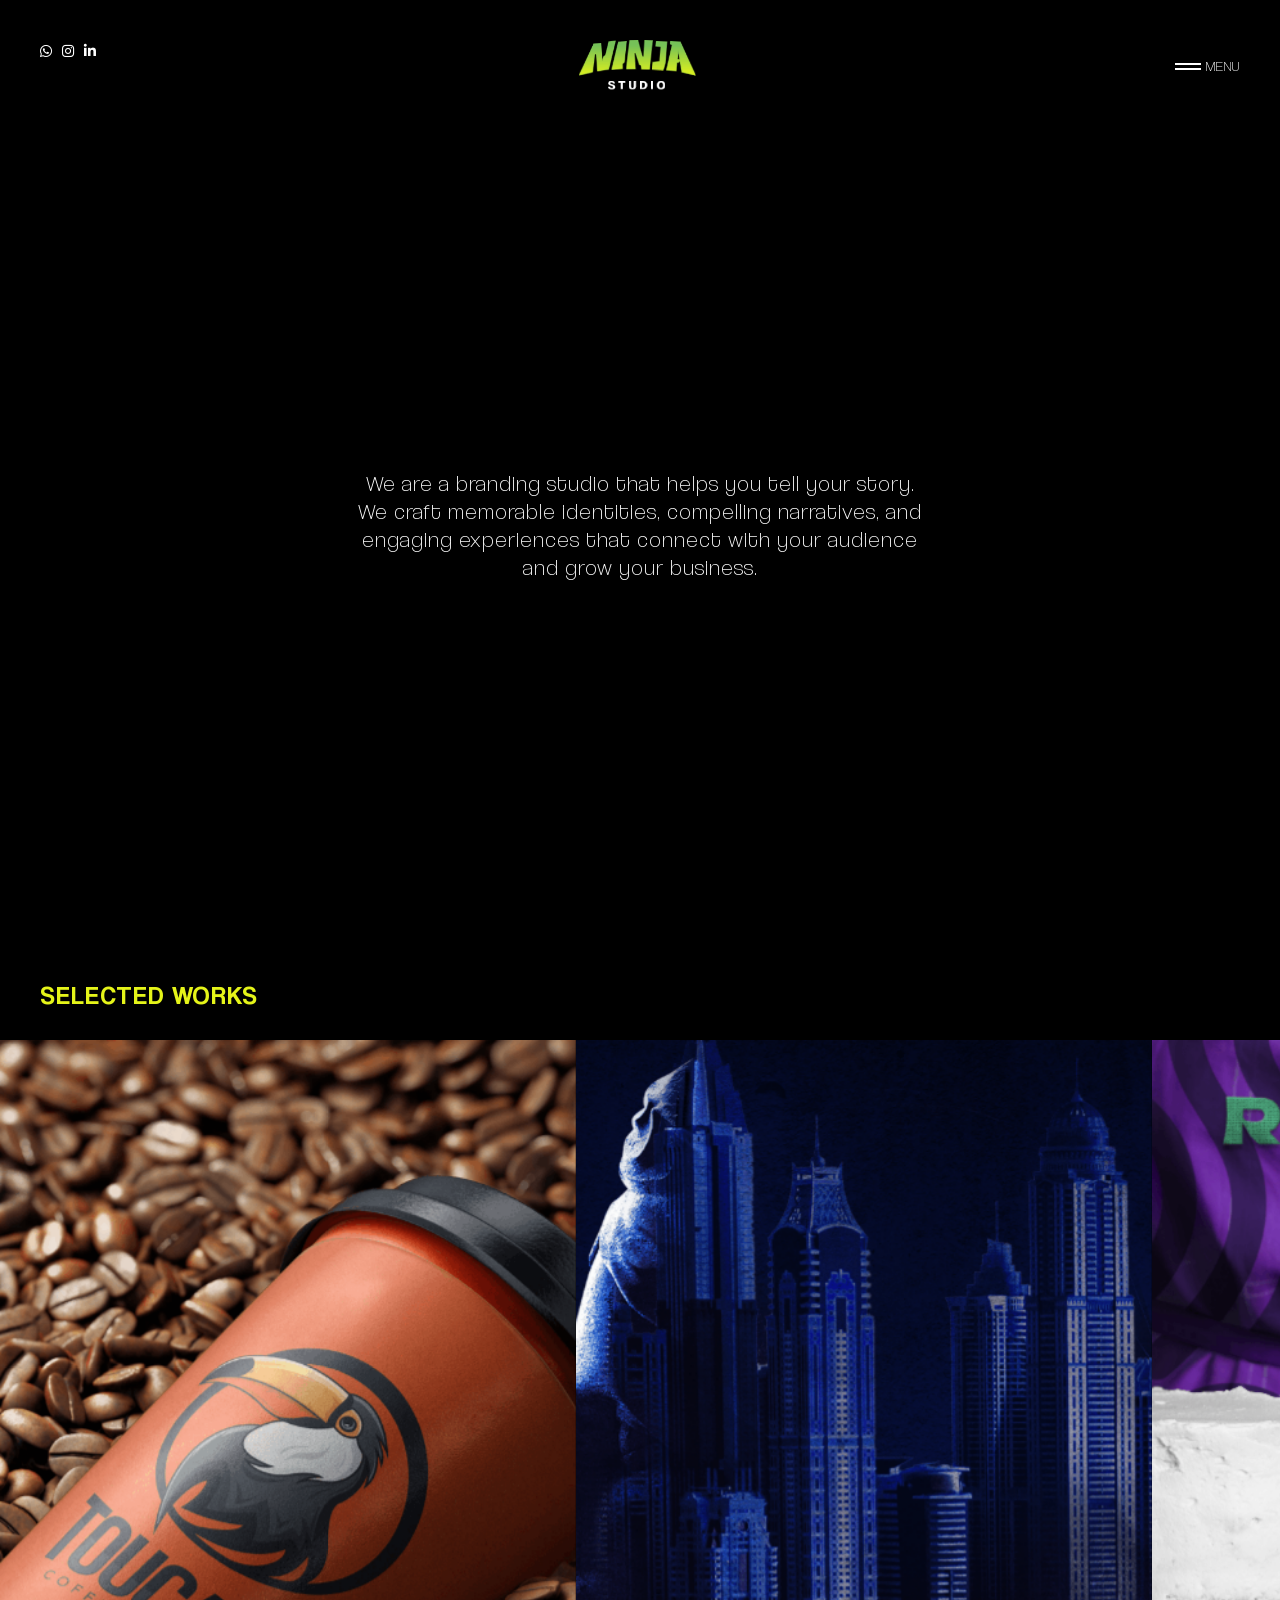
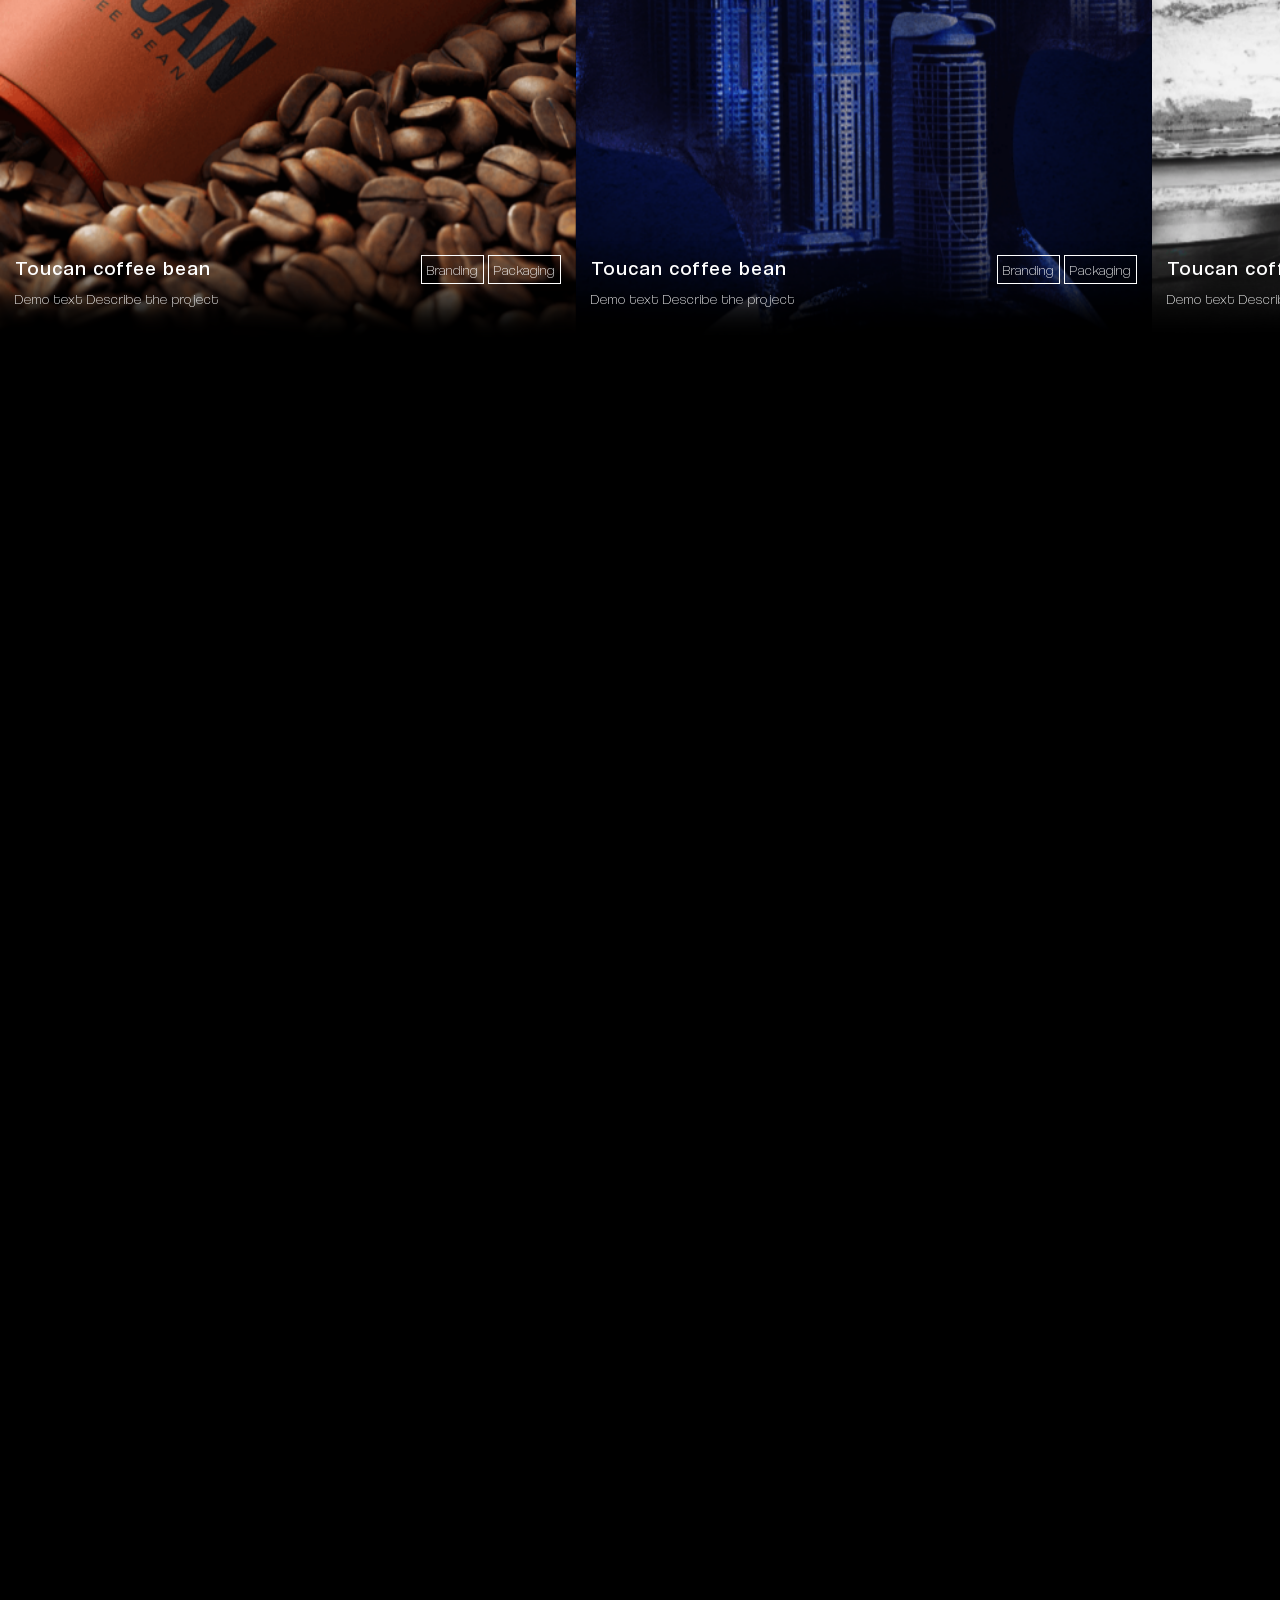
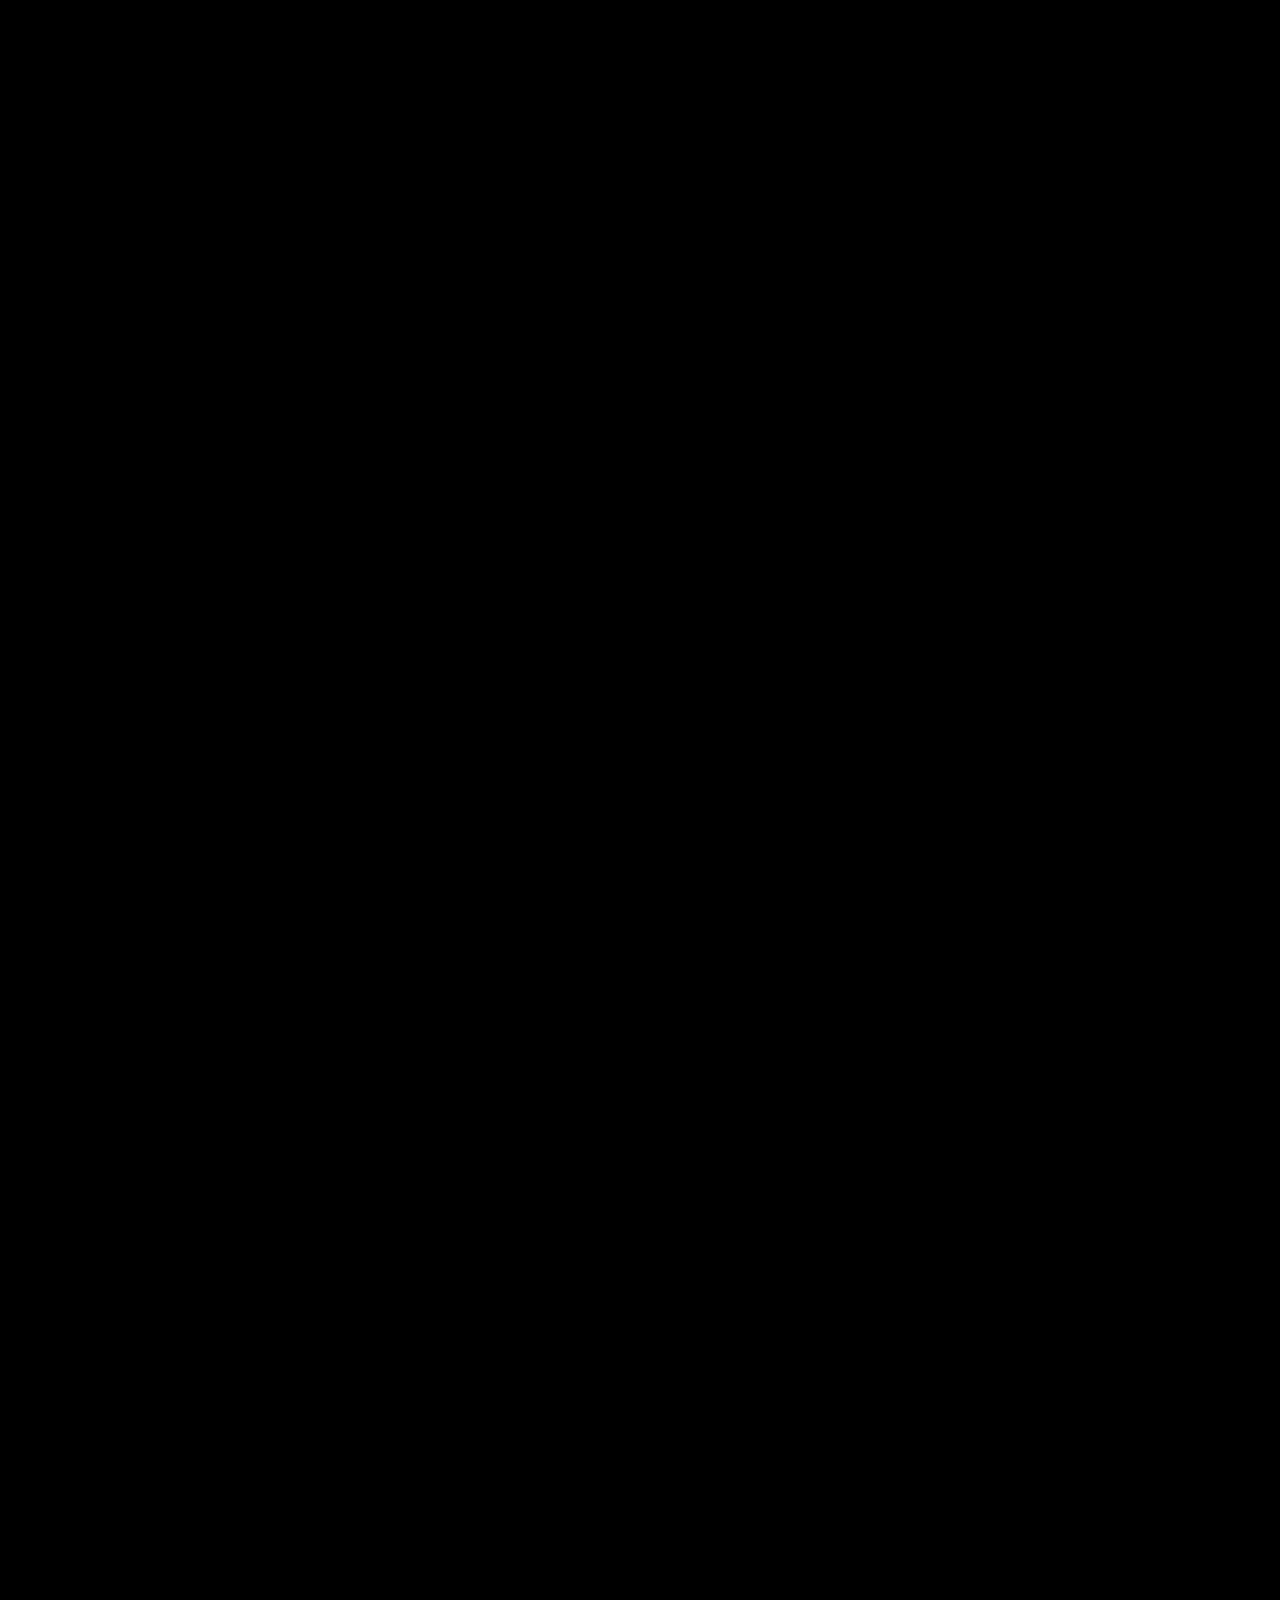
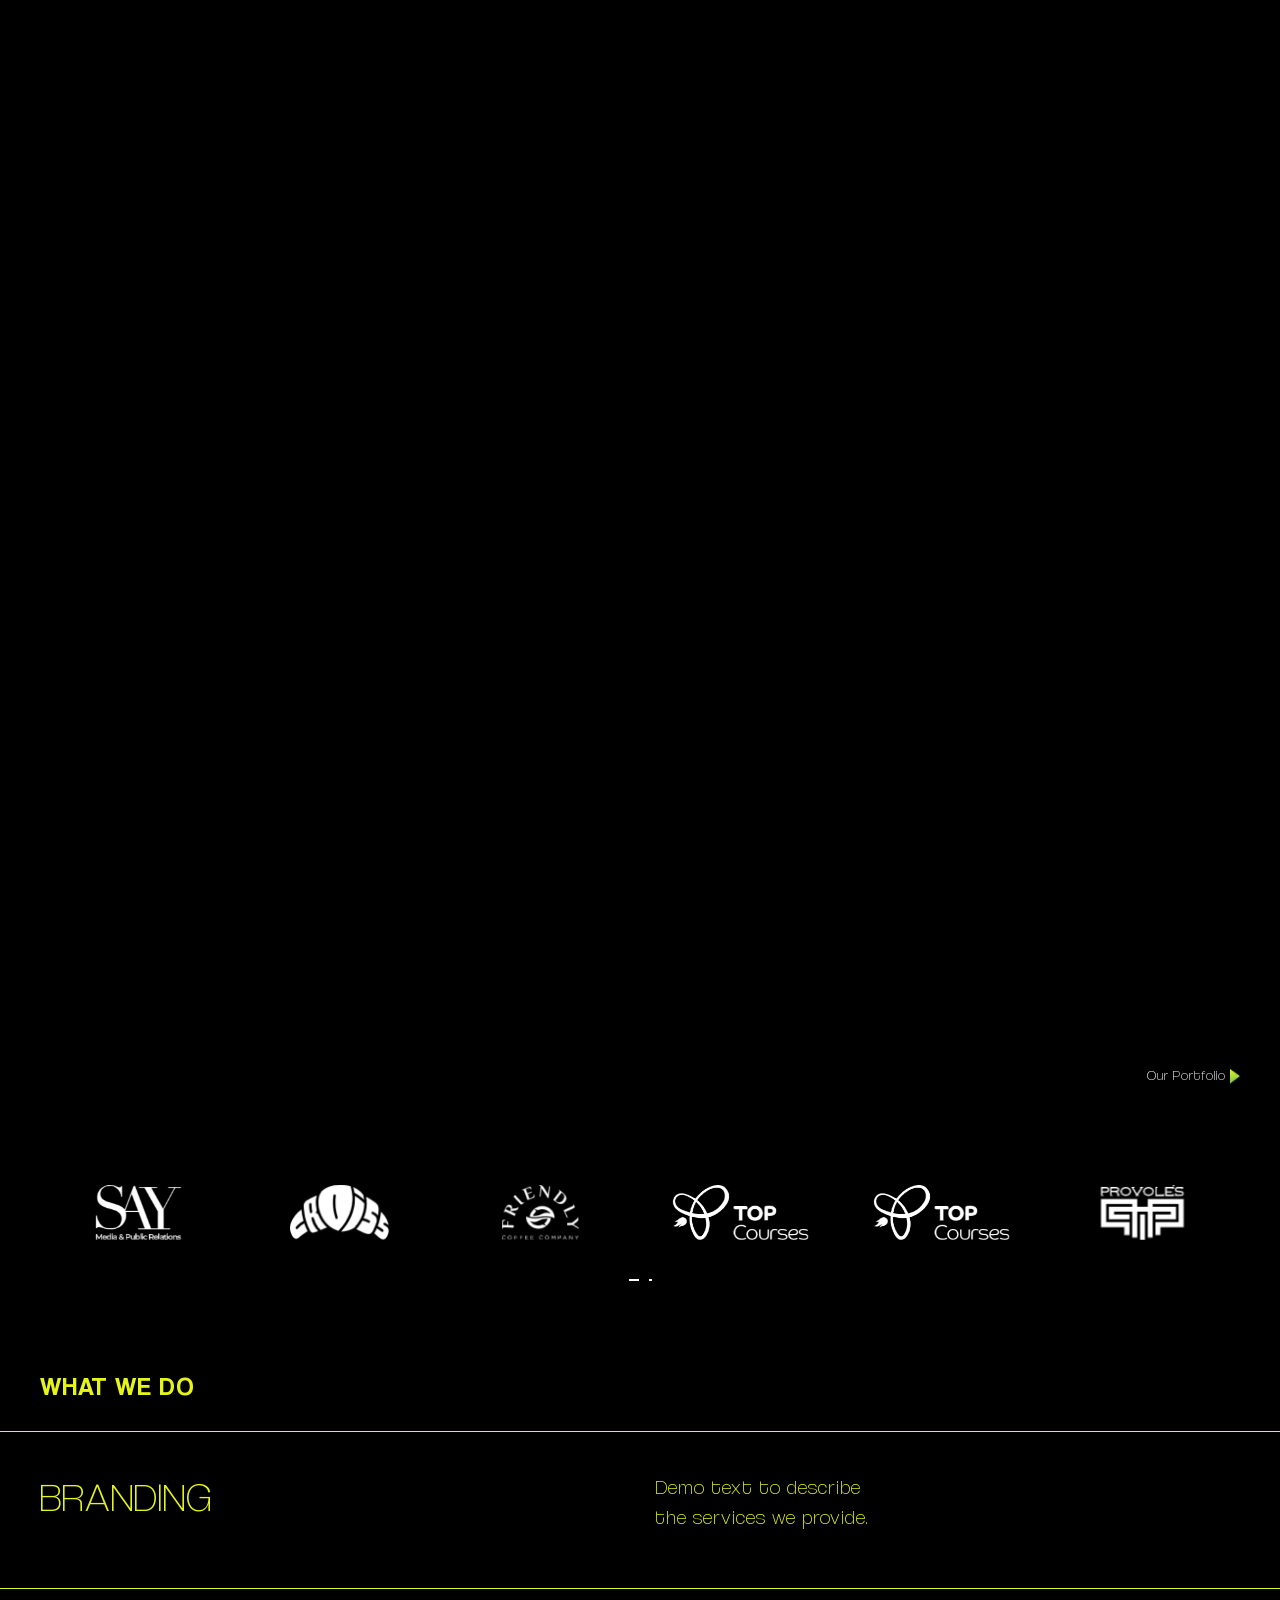
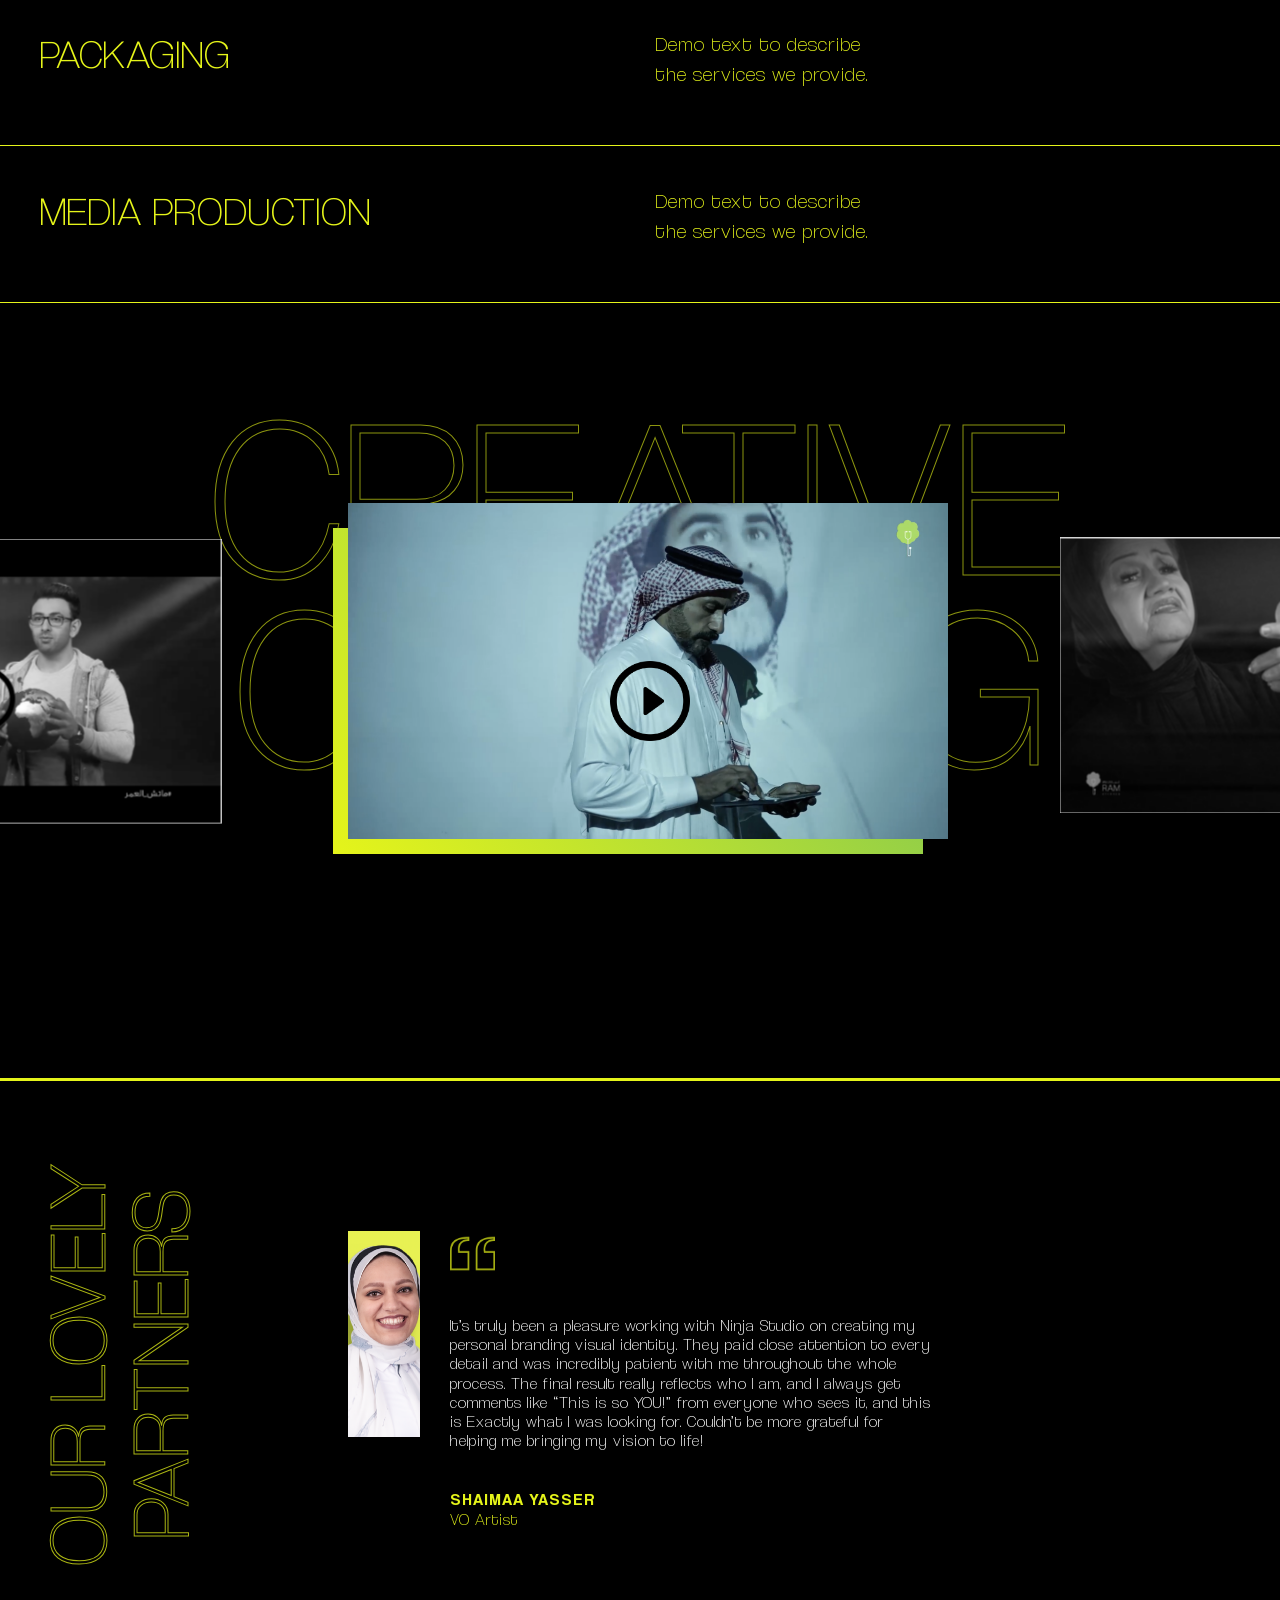
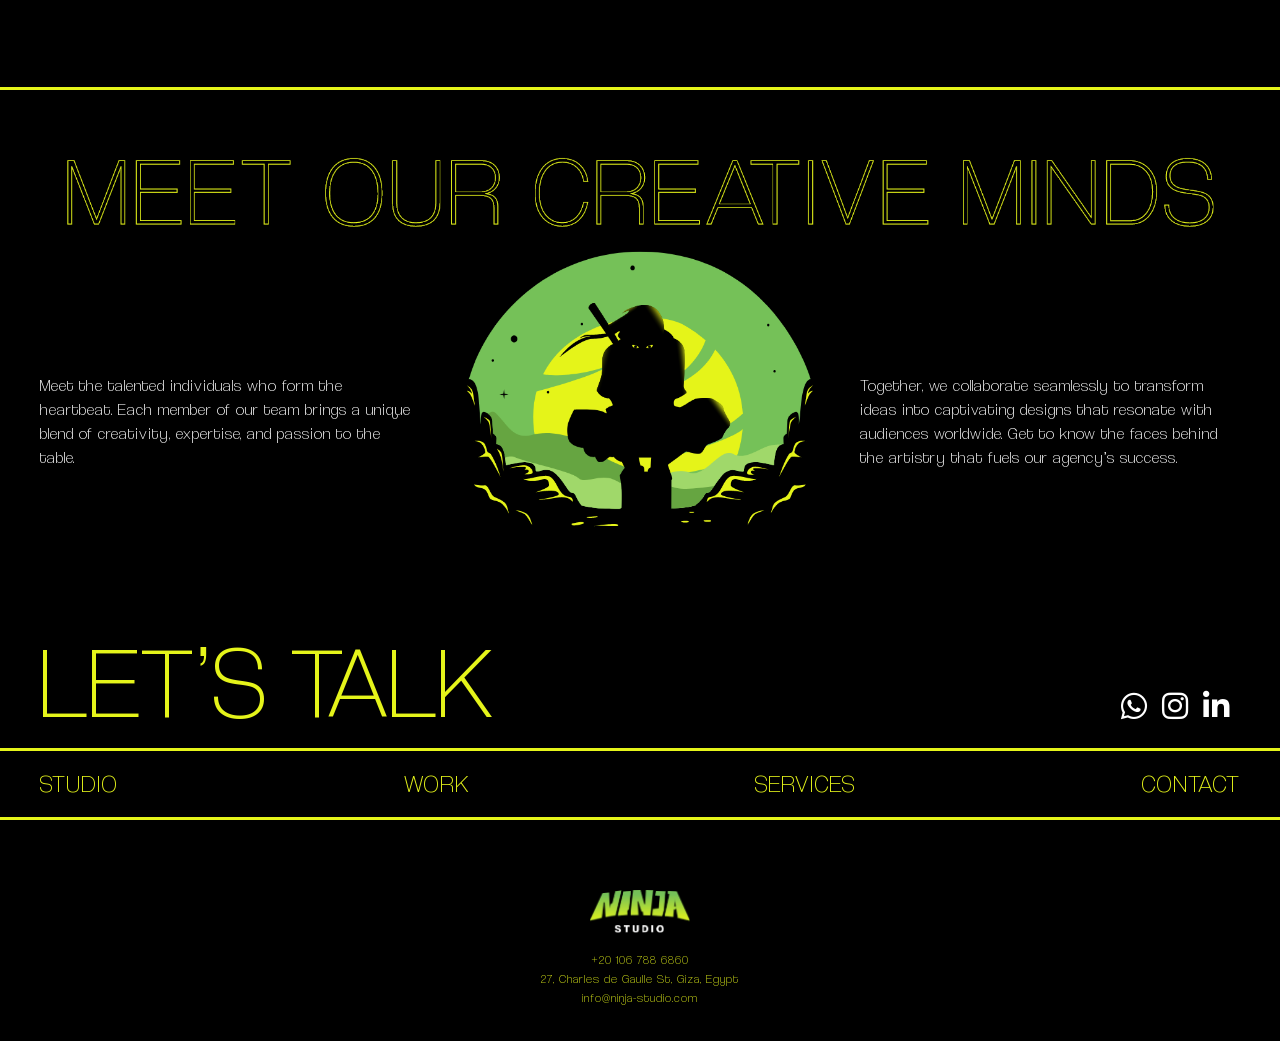
<file: index.html>
<!doctype html>
<html lang="en">

<head>
  <!-- Required meta tags -->
  <meta charset="utf-8">
  <meta name="viewport" content="width=device-width, initial-scale=1, shrink-to-fit=no">
  <link rel="shortcut icon" href="img/logo.png" type="image/x-icon">
  <title>NINJA</title>
  <!-- Bootstrap CSS -->
  <link rel="stylesheet" href="css/bootstrap.min.css">
  <!-- <link rel="stylesheet" href="css/bootstrap-rtl.css"> -->
  <!--icon font css-->
  <link rel="stylesheet" href="vendors/themify-icon/themify-icons.css">
  <link rel="stylesheet" href="vendors/font-awesome/css/all.min.css">
  <link rel="stylesheet" href="vendors/elagent/style.css">
  <link rel="stylesheet" href="vendors/flaticon/flaticon.css">
  <link rel="stylesheet" href="vendors/animation/animate.min.css">
  <link rel="stylesheet" href="vendors/owl-carousel/assets/owl.carousel.min.css">
  <link rel="stylesheet"
    href="https://cdnjs.cloudflare.com/ajax/libs/OwlCarousel2/2.3.4/assets/owl.theme.default.min.css">
  <link rel="stylesheet" href="vendors/lightGallery-master/dist/css/lightgallery.min.css">
  <link rel="stylesheet" href="css/style.css">
  <link rel="stylesheet" href="css/responsive.css">
</head>

<body>
  <div class="body_wrapper">
    <!-- start page loader -->
    <div class="loader0">
    </div>
    <!-- end page loader -->
    <!-- Start nav header -->
    <header id="header">
      <div class="container-fluid">
        <nav class="nav">
          <div class="social">
            <ul class="list-inline">
              <li><a href="#"><i class="fa-brands fa-whatsapp"></i></a></li>
              <li><a href="#"><i class="fa-brands fa-instagram"></i></a></li>
              <li><a href="#"><i class="fa-brands fa-linkedin-in"></i></a></li>
            </ul>
          </div>
          <div class="logo">
            <a href="index.html"> <img src="img/logo.png" alt="logo"></a>
          </div>
          <button class="toggle-menu">
            <div class="toggle-icon"> <span></span></div>
            <span>menu</span>
          </button>
        </nav>
      </div>
    </header>

    <div id="menu" class="">
      
      <nav class="main-nav">
        <ul>
          <li>
            <a href="index.html">
              HOME
            </a>
          </li>
          <li>
            <a href="studio.html">
              STUDIO
            </a>
          </li>

          <li>
            <a href="work.html">
              WORK
            </a>
          </li>
          <li>
            <a href="services.html">
              SERVICES
            </a>
          </li>
          <li>
            <a href="contact.html">
              CONTACT
            </a>
          </li>

        </ul>
      </nav>
      <footer class="menu-footer">
        <nav class="footer-nav">
          <ul class="list-inline">
            <li><a href="#"><i class="fa-brands fa-whatsapp"></i></a></li>
            <li><a href="#"><i class="fa-brands fa-instagram"></i></a></li>
            <li><a href="#"><i class="fa-brands fa-linkedin-in"></i></a></li>
          </ul>
        </nav>
      </footer>
    </div>
    <!-- end header-top -->
    <!-- Start main slider -->
    <section class="seo_home_area">
      <div class="main_item">
        <div class="video-wrapper">
          <video autoplay loop muted playsinline>
            <source src="img/video/river.mp4" type="video/mp4">
          </video>
        </div>
        <div class="banner_top">
          <div class="container">
            <div class="row justify-content-center align-items-center">
              <div class="col-xl-6 col-lg-8 col-md-12 col-12 text-center seo_banner_content">
                <h3 class="wow fadeInUp" data-wow-delay="0.3s">
                  We are a branding studio that helps you tell your story.
                  We craft memorable identities, compelling narratives,
                  and engaging experiences that connect with your audience and grow your business.
                </h3>
              </div>
            </div>
          </div>
        </div>
      </div>
    </section>
    <!-- end main slider -->
    <!-- Start projects -->
    <div class="projects p-50">
      <div class="container-fluid">
        <div class="pr_30">
          <h2 class="main-title top-title">Selected Works</h2>
        </div>
      </div>
      <div class="owl-project">
        <div class="project_item">
          <div class="sec-project">
            <div class="pro-details">
              <a href="work-details.html">
              <div class="pro-img owl-carousel">
                <img src="img/projects/pro1.png" class="img-fluid" alt="project-img">
                <img src="img/projects/pro2.png" class="img-fluid" alt="project-img">
                <img src="img/projects/pro3.png" class="img-fluid" alt="project-img">
              </div>
            </a>
            </div>
            <div class="pro-info">
              <div class="pro-title">
                <h5><a href="project-details.html">Toucan coffee bean</a></h5>
                <p>Demo text Describe the project</p>
              </div>
              <div class="pro-button">
                <a href="#">Branding</a>
                <a href="#">Packaging</a>
              </div>
            </div>
          </div>
        </div>
        <div class="project_item">
          <div class="sec-project">
            <div class="pro-details">
              <a href="work-details.html">
              <div class="pro-img owl-carousel">
                <img src="img/projects/pro2.png" class="img-fluid" alt="project-img">
                <img src="img/projects/pro1.png" class="img-fluid" alt="project-img">
                <img src="img/projects/pro3.png" class="img-fluid" alt="project-img">

              </div>
            </a>
            </div>
            <div class="pro-info">
              <div class="pro-title">
                <h5><a href="project-details.html">Toucan coffee bean</a></h5>
                <p>Demo text Describe the project</p>
              </div>
              <div class="pro-button">
                <a href="#">Branding</a>
                <a href="#">Packaging</a>
              </div>
            </div>
          </div>
        </div>
        <div class="project_item">
          <div class="sec-project">
            <div class="pro-details">
              <a href="work-details.html">
              <div class="pro-img owl-carousel">
                <img src="img/projects/pro3.png" class="img-fluid" alt="project-img">
                <img src="img/projects/pro2.png" class="img-fluid" alt="project-img">
                <img src="img/projects/pro1.png" class="img-fluid" alt="project-img">

              </div>
            </a>
            </div>
            <div class="pro-info">
              <div class="pro-title">
                <h5><a href="project-details.html">Toucan coffee bean</a></h5>
                <p>Demo text Describe the project</p>
              </div>
              <div class="pro-button">
                <a href="#">Branding</a>
                <a href="#">Packaging</a>
              </div>
            </div>
          </div>
        </div>
        <div class="project_item">
          <div class="sec-project">
            <div class="pro-details">
              <a href="work-details.html">
              <div class="pro-img owl-carousel">
                <img src="img/projects/pro1.png" class="img-fluid" alt="project-img">
                <img src="img/projects/pro2.png" class="img-fluid" alt="project-img">
                <img src="img/projects/pro3.png" class="img-fluid" alt="project-img">

              </div>
            </a>
            </div>
            <div class="pro-info">
              <div class="pro-title">
                <h5><a href="project-details.html">Toucan coffee bean</a></h5>
                <p>Demo text Describe the project</p>
              </div>
              <div class="pro-button">
                <a href="#">Branding</a>
                <a href="#">Packaging</a>
              </div>
            </div>
          </div>
        </div>
        <div class="project_item">
          <div class="sec-project">
            <div class="pro-details">
              <a href="work-details.html">
              <div class="pro-img owl-carousel">
                <img src="img/projects/pro2.png" class="img-fluid" alt="project-img">
                <img src="img/projects/pro1.png" class="img-fluid" alt="project-img">
                <img src="img/projects/pro3.png" class="img-fluid" alt="project-img">

              </div>
            </a>
            </div>
            <div class="pro-info">
              <div class="pro-title">
                <h5><a href="project-details.html">Toucan coffee bean</a></h5>
                <p>Demo text Describe the project</p>
              </div>
              <div class="pro-button">
                <a href="#">Branding</a>
                <a href="#">Packaging</a>
              </div>
            </div>
          </div>
        </div>
        <div class="project_item">
          <div class="sec-project">
            <div class="pro-details">
              <a href="work-details.html">
              <div class="pro-img owl-carousel">
                <img src="img/projects/pro3.png" class="img-fluid" alt="project-img">
                <img src="img/projects/pro2.png" class="img-fluid" alt="project-img">
                <img src="img/projects/pro1.png" class="img-fluid" alt="project-img">

              </div>
            </a>
            </div>
            <div class="pro-info">
              <div class="pro-title">
                <h5><a href="project-details.html">Toucan coffee bean</a></h5>
                <p>Demo text Describe the project</p>
              </div>
              <div class="pro-button">
                <a href="#">Branding</a>
                <a href="#">Packaging</a>
              </div>
            </div>
          </div>
        </div>
        <div class="project_item">
          <div class="sec-project">
            <div class="pro-details">
              <a href="work-details.html">
              <div class="pro-img owl-carousel">
                <img src="img/projects/pro1.png" class="img-fluid" alt="project-img">
                <img src="img/projects/pro2.png" class="img-fluid" alt="project-img">
                <img src="img/projects/pro3.png" class="img-fluid" alt="project-img">

              </div>
            </a>
            </div>
            <div class="pro-info">
              <div class="pro-title">
                <h5><a href="project-details.html">Toucan coffee bean</a></h5>
                <p>Demo text Describe the project</p>
              </div>
              <div class="pro-button">
                <a href="#">Branding</a>
                <a href="#">Packaging</a>
              </div>
            </div>
          </div>
        </div>
        <div class="project_item">
          <div class="sec-project">
            <div class="pro-details">
              <a href="work-details.html">
              <div class="pro-img owl-carousel">
                <img src="img/projects/pro2.png" class="img-fluid" alt="project-img">
                <img src="img/projects/pro1.png" class="img-fluid" alt="project-img">
                <img src="img/projects/pro3.png" class="img-fluid" alt="project-img">

              </div>
            </a>
            </div>
            <div class="pro-info">
              <div class="pro-title">
                <h5><a href="project-details.html">Toucan coffee bean</a></h5>
                <p>Demo text Describe the project</p>
              </div>
              <div class="pro-button">
                <a href="#">Branding</a>
                <a href="#">Packaging</a>
              </div>
            </div>
          </div>
        </div>
        <div class="project_item">
          <div class="sec-project">
            <div class="pro-details">
              <a href="work-details.html">
              <div class="pro-img owl-carousel">
                <img src="img/projects/pro3.png" class="img-fluid" alt="project-img">
                <img src="img/projects/pro2.png" class="img-fluid" alt="project-img">
                <img src="img/projects/pro1.png" class="img-fluid" alt="project-img">

              </div>
            </a>
            </div>
            <div class="pro-info">
              <div class="pro-title">
                <h5><a href="project-details.html">Toucan coffee bean</a></h5>
                <p>Demo text Describe the project</p>
              </div>
              <div class="pro-button">
                <a href="#">Branding</a>
                <a href="#">Packaging</a>
              </div>
            </div>
          </div>
        </div>
      </div>
      <!-- <div class="proxy" style=" position: absolute;visibility: hidden;"></div> -->
      <div class="container-fluid">
        <div class="pro-link float-right"><a href="#">Our Portfolio <img src="img/left.png" width="10"></a></div>
      </div>
    </div>
    <!-- end projects -->
    <!-- Start client -->
    <div class="client p-50">
      <div class="container-fluid">
        <div class="owl-client owl-carousel">
          <div class="client_item">
            <div class="sec-client">
              <div class="pro-img">
                <img src="img/clients/6.png" alt="client-img">
              </div>
            </div>
          </div>
          <div class="client_item">
            <div class="sec-client">
              <div class="pro-img">
                <img src="img/clients/5.png" alt="client-img">
              </div>
            </div>
          </div>
          <div class="client_item">
            <div class="sec-client">
              <div class="pro-img">
                <img src="img/clients/4.png" alt="client-img">
              </div>
            </div>
          </div>
          <div class="client_item">
            <div class="sec-client">
              <div class="pro-img">
                <img src="img/clients/3.png" alt="client-img">
              </div>
            </div>
          </div>
          <div class="client_item">
            <div class="sec-client">
              <div class="pro-img">
                <img src="img/clients/2.png" alt="client-img">
              </div>
            </div>
          </div>
          <div class="client_item">
            <div class="sec-client">
              <div class="pro-img">
                <img src="img/clients/1.png" alt="client-img">
              </div>
            </div>
          </div>
          <div class="client_item">
            <div class="sec-client">
              <div class="pro-img">
                <img src="img/clients/1.png" alt="client-img">
              </div>
            </div>
          </div>

        </div>
      </div>
    </div>
    <!-- end client -->
    <!-- Start about -->
    <div class="sec-about pb-50">
      <div class="container-fluid">
        <div class="pr_30">
          <h2 class="main-title top-title">What we do</h2>
        </div>
      </div>
      <div class="about-det">
        <div class="about-info">
          <div class="container-fluid">
            <div class="bt-info">
              <div class="row">
                <div class="col-xl-6 col-lg-6 col-md-6 col-12">
                  <h5>Branding</h5>
                </div>
                <div class="col-xl-6 col-lg-6 col-md-6 col-12">
                  <p>Demo text to describe the services we provide.</p>
                </div>
              </div>
            </div>
          </div>
        </div>
        <div class="about-info">
          <div class="container-fluid">
            <div class="bt-info">
              <div class="row">
                <div class="col-xl-6 col-lg-6 col-md-6 col-12">
                  <h5>Packaging</h5>
                </div>
                <div class="col-xl-6 col-lg-6 col-md-6 col-12">
                  <p>Demo text to describe the services we provide.</p>
                </div>
              </div>
            </div>
          </div>
        </div>
        <div class="about-info">
          <div class="container-fluid">
            <div class="bt-info">
              <div class="row">
                <div class="col-xl-6 col-lg-6 col-md-6 col-12">
                  <h5>Media Production</h5>
                </div>
                <div class="col-xl-6 col-lg-6 col-md-6 col-12">
                  <p>Demo text to describe the services we provide.</p>
                </div>
              </div>
            </div>
          </div>
        </div>

      </div>
    </div>
    <!-- end about -->
    <!-- Start studio -->
    <!-- <div class="studio p-150" style="background: url(img/bg-text.png) 130px -15px/ 90% no-repeat"> -->
    <div class="studio p-150">
      <div class="pro-bg">
        <p>CREATive Campaigns Production</p>
      </div>
      <div class="owl-studio owl-carousel">
        <div class="item  wow fadeInUp" data-wow-delay="1.5s">
          <div class="video-img">
            <img src="img/1.png">
            <div class="studio-video">
              <video controls class="vimeo-video" width="100%" height="100%">
                <source src="img/video/sample_video.mp4"
                  type="video/mp4">
              </video>
            </div>
            <div class="play-icon"><img src="img/play.png"></div>
          </div>
        </div>
        <div class="item  wow fadeInUp" data-wow-delay="2s">
          <div class="video-img">
            <img src="img/3.png">
            <div class="studio-video">
              <video controls class="vimeo-video" width="100%" height="100%">
                <source src="img/video/reviews.mp4" type="video/mp4">
              </video>
            </div>
            <div class="play-icon"><img src="img/play.png"></div>
          </div>
        </div>
        <div class="item  wow fadeInUp" data-wow-delay="2.5s">
          <div class="video-img">
            <img src="img/2.png">
            <div class="studio-video">
              <video controls class="vimeo-video" width="100%" height="100%">

                <source src="img/video/reviews.mp4" type="video/mp4">
              </video>
            </div>
            <div class="play-icon"><img src="img/play.png"></div>
          </div>
        </div>
        <div class="item  wow fadeInUp" data-wow-delay="2.5s">
          <div class="video-img">
            <img src="img/1.png">
            <div class="studio-video">
              <video controls class="vimeo-video" width="100%" height="100%">

                <source src="img/video/sample_video.mp4"
                  type="video/mp4">
              </video>
            </div>
            <div class="play-icon"><img src="img/play.png"></div>
          </div>
        </div>
        <div class="item  wow fadeInUp" data-wow-delay="2.5s">
          <div class="video-img">
            <img src="img/3.png">
            <div class="studio-video">

              <video controls class="vimeo-video" width="100%" height="100%">

                <source src="img/video/reviews.mp4" type="video/mp4">
              </video>
            </div>
            <div class="play-icon"><img src="img/play.png"></div>
          </div>
        </div>
        <div class="item  wow fadeInUp" data-wow-delay="2.5s">
          <div class="video-img">
            <img src="img/2.png">
            <div class="studio-video">
              <video controls class="vimeo-video" width="100%" height="100%">
                <source src="img/video/reviews.mp4" type="video/mp4">
              </video>
            </div>
            <div class="play-icon"><img src="img/play.png"></div>
          </div>
        </div>
        <div class="item  wow fadeInUp" data-wow-delay="2.5s">
          <div class="video-img">
            <img src="img/1.png">
            <div class="studio-video">
              <video controls class="vimeo-video" width="100%" height="100%">
                <source src="img/video/sample_video.mp4"
                  type="video/mp4">
              </video>
            </div>
            <div class="play-icon"><img src="img/play.png"></div>
          </div>
        </div>
        <div class="item  wow fadeInUp" data-wow-delay="2.5s">
          <div class="video-img">
            <img src="img/3.png">
            <div class="studio-video">
              <video controls class="vimeo-video" width="100%" height="100%">
                <source src="img/video/reviews.mp4" type="video/mp4">
              </video>
            </div>
            <div class="play-icon"><img src="img/play.png"></div>
          </div>
        </div>
        <div class="item  wow fadeInUp" data-wow-delay="2.5s">
          <div class="video-img">
            <img src="img/2.png">
            <div class="studio-video">
              <video controls class="vimeo-video" width="100%" height="100%">
                <source src="img/video/reviews.mp4" type="video/mp4">
              </video>
            </div>
            <div class="play-icon"><img src="img/play.png"></div>
          </div>
        </div>

      </div>
    </div>
    <!-- end studio-->
    <!--start review-->
    <section class="review p-150">
      <div class="rev-bg">
        <h3>Our lovely partners</h3>
      </div>
      <div class="container-fluid">
        <div class="row justify-content-center">
          <div class="col-xl-6 col-md-9 col-12">
            <div class="row">
              <div class="col-xl-2 col-lg-2 col-md-2 col-3">
                <div id="sync2" class="owl-product-thumbnail owl-carousel owl-theme">
                  <div class="item">
                    <div class="img-review"><img src="img/rew.png" alt="img-review"></div>
                  </div>
                  <div class="item">
                    <div class="img-review"><img src="img/rew.png" alt="img-review"></div>
                  </div>
                  <div class="item">
                    <div class="img-review"><img src="img/rew.png" alt="img-review"></div>
                  </div>
                  <div class="item">
                    <div class="img-review"><img src="img/rew.png" alt="img-review"></div>
                  </div>
                </div>
              </div>
              <div class="col-xl-10 col-lg-10 col-md-10 col-9">
                <div id="sync1" class="owl-review owl-carousel">
                  <div class="item">
                    <div class="test-details">
                      <div class="quote">
                        <img src="img/open.png">
                        <!-- <i class="fa-solid fa-quote-left"></i> -->
                      </div>
                      <h5>
                        It’s truly been a pleasure working with Ninja Studio on creating my personal branding visual
                        identity. They paid close attention to every detail and was incredibly patient with me
                        throughout the whole process.
                        The final result really reflects who I am, and I always get comments like “This is so YOU!” from
                        everyone who sees it, and this is Exactly what I was looking for.
                        Couldn’t be more grateful for helping me bringing my vision to life!
                      </h5>
                      <div class="rev-name">
                        <h5>Shaimaa Yasser</h5>
                        <h6>VO Artist</h6>
                      </div>
                    </div>
                  </div>
                  <div class="item">
                    <div class="test-details">
                      <div class="quote">
                        <img src="img/open.png">
                        <!-- <i class="fa-solid fa-quote-left"></i> -->
                      </div>
                      <h5>
                        It’s truly been a pleasure working with Ninja Studio on creating my personal branding visual
                        identity. They paid close attention to every detail and was incredibly patient with me
                        throughout the whole process.
                        The final result really reflects who I am, and I always get comments like “This is so YOU!” from
                        everyone who sees it, and this is Exactly what I was looking for.
                        Couldn’t be more grateful for helping me bringing my vision to life!
                      </h5>
                      <div class="rev-name">
                        <h5>Shaimaa Yasser</h5>
                        <h6>VO Artist</h6>
                      </div>
                    </div>
                  </div>
                  <div class="item">
                    <div class="test-details">
                      <div class="quote">
                        <img src="img/open.png">
                        <!-- <i class="fa-solid fa-quote-left"></i> -->
                      </div>
                      <h5>
                        It’s truly been a pleasure working with Ninja Studio on creating my personal branding visual
                        identity. They paid close attention to every detail and was incredibly patient with me
                        throughout the whole process.
                        The final result really reflects who I am, and I always get comments like “This is so YOU!” from
                        everyone who sees it, and this is Exactly what I was looking for.
                        Couldn’t be more grateful for helping me bringing my vision to life!
                      </h5>
                      <div class="rev-name">
                        <h5>Shaimaa Yasser</h5>
                        <h6>VO Artist</h6>
                      </div>
                    </div>
                  </div>
                  <div class="item">
                    <div class="test-details">
                      <div class="quote">
                        <img src="img/open.png">
                        <!-- <i class="fa-solid fa-quote-left"></i> -->
                      </div>
                      <h5>
                        It’s truly been a pleasure working with Ninja Studio on creating my personal branding visual
                        identity. They paid close attention to every detail and was incredibly patient with me
                        throughout the whole process.
                        The final result really reflects who I am, and I always get comments like “This is so YOU!” from
                        everyone who sees it, and this is Exactly what I was looking for.
                        Couldn’t be more grateful for helping me bringing my vision to life!
                      </h5>
                      <div class="rev-name">
                        <h5>Shaimaa Yasser</h5>
                        <h6>VO Artist</h6>
                      </div>
                    </div>
                  </div>

                </div>
              </div>
            </div>
          </div>

        </div>
      </div>
    </section>
    <!--end review-->
    <!--start footer-->
    <footer class="footer">
      <!--start top footer-->
      <section class="top-footer">
        <div class="container-fluid">
          <div class="row align-items-center">
            <div class="col-xl-4 col-lg-4 col-md-4 col-12">
              <div class="ft-details">
                <p>
                  Meet the talented individuals who form the heartbeat.
                  Each member of our team brings a unique blend of creativity,
                  expertise, and passion to the table.
                </p>
              </div>
            </div>
            <div class="col-xl-4 col-lg-4 col-md-4 col-12">
              <div class="ft-img">
                <img src="img/ft-img.png" class="img-fluid">
              </div>
            </div>
            <div class="col-xl-4 col-lg-4 col-md-4 col-12">
              <div class="ft-details">
                <p>
                  Together, we collaborate seamlessly to transform ideas into captivating
                  designs that resonate with audiences worldwide.
                  Get to know the faces behind the artistry that fuels our agency’s success.
                </p>
              </div>
            </div>
          </div>
        </div>
      </section>
      <!-- end top footer-->
      <!-- start sec footer -->
      <div class="sec-footer">
        <div class="container-fluid">
          <div class="ft-head">
            <h1>Let’s Talk</h1>
            <div class="social">
              <ul class="list-inline">
                <li><a href="#"><i class="fa-brands fa-whatsapp"></i></a></li>
                <li><a href="#"><i class="fa-brands fa-instagram"></i></a></li>
                <li><a href="#"><i class="fa-brands fa-linkedin-in"></i></a></li>
              </ul>
            </div>
          </div>
        </div>
        <div class="ft-menu">
          <div class="container-fluid">
            <div class="list-menu">
              <a href="#">Studio</a>
              <a href="#">Work</a>
              <a href="#">Services</a>
              <a href="#">Contact</a>
            </div>
          </div>
        </div>
      </div>
      <!-- end sec footer -->
      <div class="bt-footer">
        <div class="container-fluid">
          <div class="row justify-content-center text-center">
            <div class="col-6">
              <div class="bt-details">
                <img src="img/logo.png" alt="logo" width="100">
                <h6><a href="#">+20 106 788 6860</a></h6>
                <h6>27, Charles de Gaulle St, Giza, Egypt</h6>
                <h6><a href="#">info@ninja-studio.com</a></h6>
              </div>
            </div>
          </div>

        </div>
      </div>
    </footer>
  </div>
  <!-- jQuery first, then Popper.js, then Bootstrap JS -->
  <script src="js/jquery-3.3.1.min.js"></script>
  <script src="js/propper.js"></script>
  <script src="js/bootstrap.min.js"></script>
  <script src="vendors/wow/wow.min.js"></script>
  <script src="vendors/owl-carousel/owl.carousel.min.js"></script>
  <script src="vendors/lightGallery-master/dist/js/lightgallery-all.min.js"></script>
  <script src="vendors/gsap/gsap.min.js"></script>
  <script src="vendors/gsap/ScrollTrigger.min.js"></script>
  <script src="vendors/gsap/ScrollToPlugin.min.js"></script>
  <script src="vendors/gsap/Draggable.min.js"></script>
  <script src="vendors/gsap/TextPlugin.min.js"></script>
  <script src="https://player.vimeo.com/api/player.js"></script>
  <script src="js/main.js"></script>
  <script>
    $(document).ready(function () {
  let races = document.querySelector(".owl-project");
  let mm = gsap.matchMedia();
  function getScrollAmount() {
    let racesWidth = races.scrollWidth;
    return -(racesWidth - window.innerWidth);
  }
  mm.add("(min-width: 800px)", () => {
  let tween = gsap.to(races, {
    x: getScrollAmount,
    duration: 3,
    ease: "none"
  });

  $('.pro-img').on('mouseover', function (e) {
    $(this).trigger('play.owl.autoplay');
  });
  $('.pro-img').on('mouseleave', function (e) {
    $(this).trigger('stop.owl.autoplay');
  });

  ScrollTrigger.create({
    id: 'owl-project',
    animation: tween,
    trigger: '.owl-project',
    start: "top 0%",
    end: `+=${getScrollAmount() * -1}`,
     scrub: 1,
    pin: true,
    anticipatePin: 1,
    invalidateOnRefresh: true,
    markers: false
  });
  
  var proxy = document.createElement('div');
  var draggable = Draggable.create(proxy, {
    trigger: '.owl-project',
    type: 'x',
    bounds: {
    maxX: 0,
    minX: tween.scrollTrigger.start - tween.scrollTrigger.end
  },
    onDrag: function() {
      tween.scrollTrigger.scroll(Math.abs(this.x - tween.scrollTrigger.start));
    }
  })[0];
 
});
  gsap.from(".pro-bg p", {
    duration: 3,
    text: "",
    delay: 1,
    scrollTrigger: {
      trigger: ".studio",
    }
  });
  });
  </script>
</body>

</html>
</file>
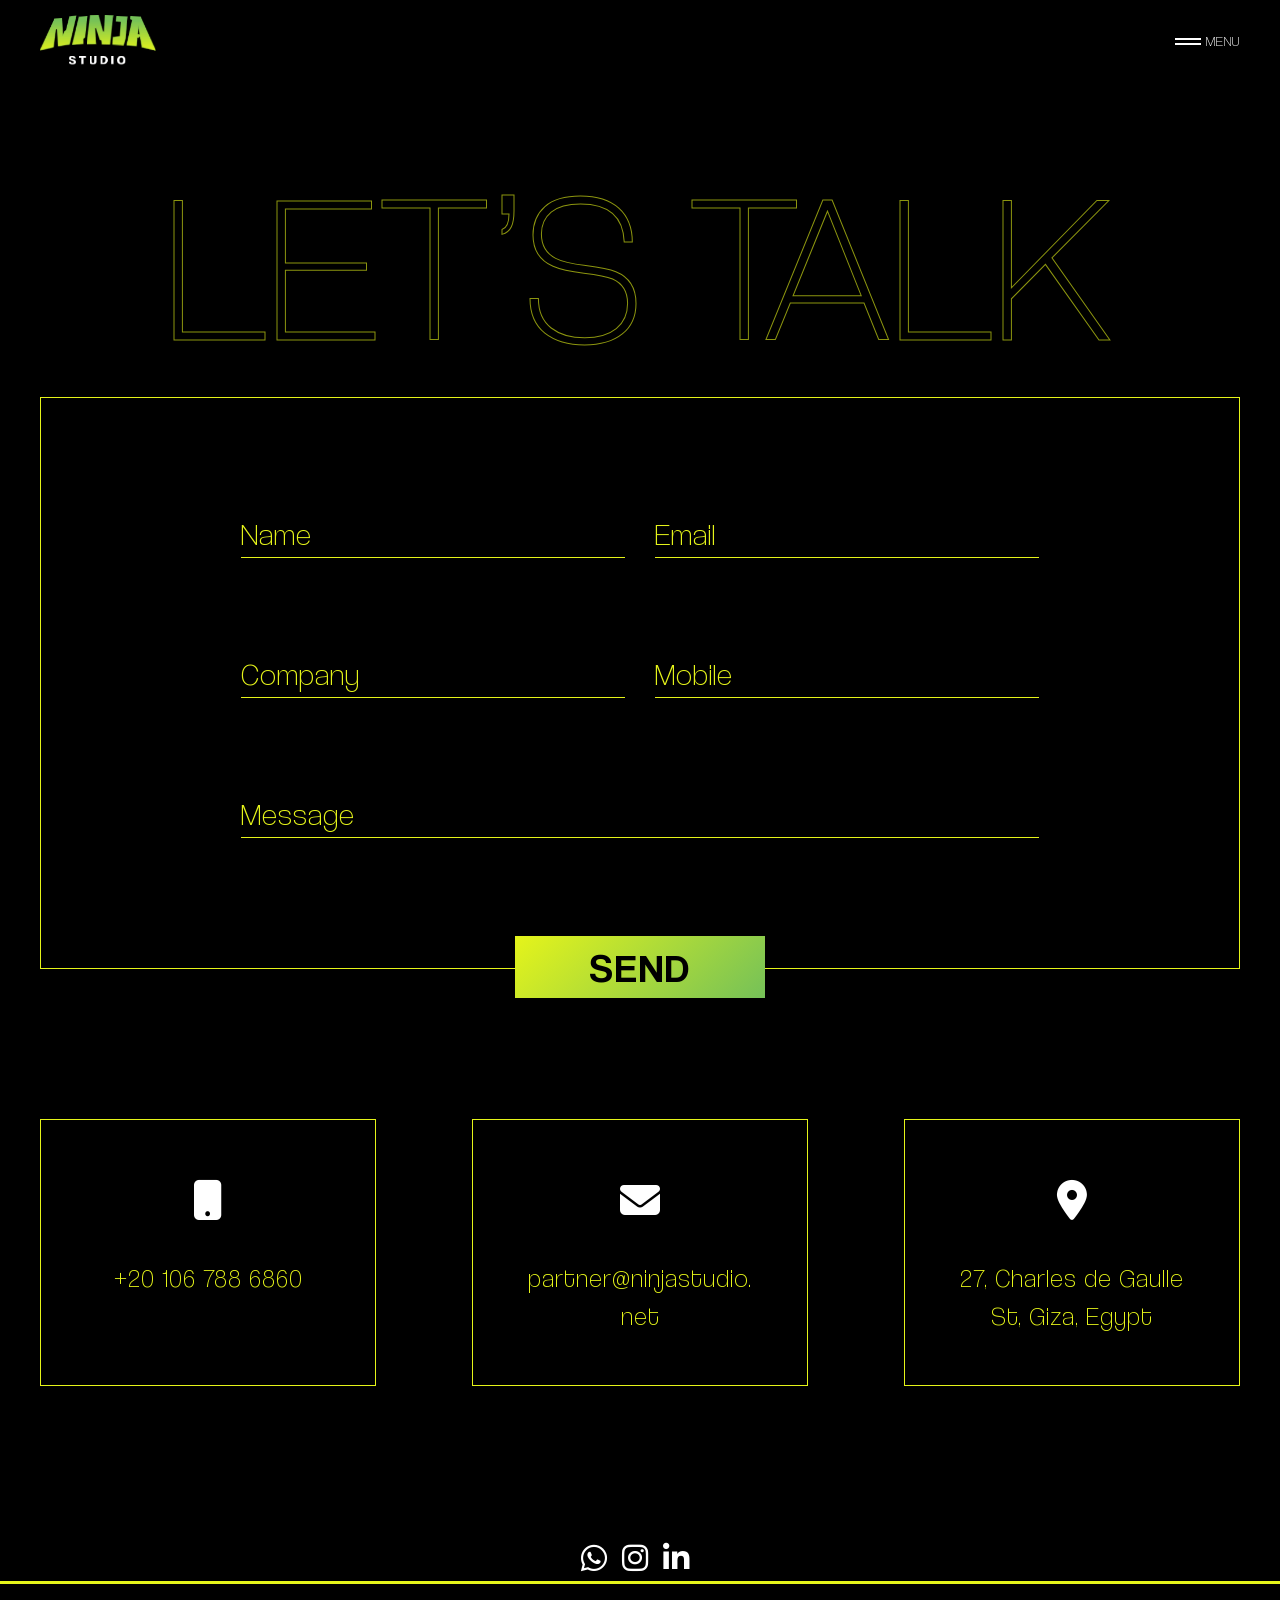
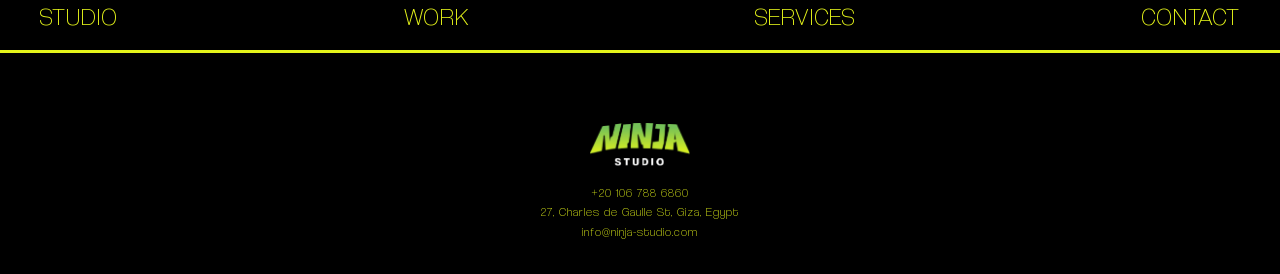
<file: contact.html>
<!doctype html>
<html lang="en">

<head>
    <!-- Required meta tags -->
    <meta charset="utf-8">
    <meta name="viewport" content="width=device-width, initial-scale=1, shrink-to-fit=no">
    <link rel="shortcut icon" href="img/logo.png" type="image/x-icon">
    <title>NINJA</title>
    <!-- Bootstrap CSS -->
    <link rel="stylesheet" href="css/bootstrap.min.css">
    <!-- <link rel="stylesheet" href="css/bootstrap-rtl.css"> -->
    <!--icon font css-->
    <link rel="stylesheet" href="vendors/themify-icon/themify-icons.css">
    <link rel="stylesheet" href="vendors/font-awesome/css/all.min.css">
    <link rel="stylesheet" href="vendors/elagent/style.css">
    <link rel="stylesheet" href="vendors/flaticon/flaticon.css">
    <link rel="stylesheet" href="vendors/animation/animate.min.css">
    <link rel="stylesheet" href="vendors/owl-carousel/assets/owl.carousel.min.css">
    <link rel="stylesheet" href="https://cdnjs.cloudflare.com/ajax/libs/OwlCarousel2/2.3.4/assets/owl.theme.default.min.css">
    <link rel="stylesheet" href="vendors/lightGallery-master/dist/css/lightgallery.min.css">
    <link rel="stylesheet" href="css/style.css">
    <link rel="stylesheet" href="css/responsive.css">
</head>

<body>
    <div class="body_wrapper">
        <!-- start page loader -->
        <div class="loader0">
        </div>
        <!-- end page loader -->
        <!-- Start nav header -->
        <header id="header" class="navbar_pages">
            <div class="container-fluid">
                <nav class="nav">
                    <div class="social">
                        <ul class="list-inline">
                            <li><a href="#"><i class="fa-brands fa-whatsapp"></i></a></li>
                            <li><a href="#"><i class="fa-brands fa-instagram"></i></a></li>
                            <li><a href="#"><i class="fa-brands fa-linkedin-in"></i></a></li>
                        </ul>
                    </div>
                    <div class="logo">
                        <a href="index.html"> <img src="img/logo.png" alt="logo"></a>
                    </div>
                    <button class="toggle-menu">
                        <div class="toggle-icon"> <span></span></div>
                        <span>menu</span>
                    </button>
                </nav>
            </div>
        </header>
        <div id="menu" class="">
            <nav class="main-nav">
                <ul>
                    <li>
                        <a href="index.html">
                            HOME
                        </a>
                    </li>
                    <li>
                        <a href="studio.html">
                            STUDIO
                        </a>
                    </li>

                    <li>
                        <a href="work.html">
                            WORK
                        </a>
                    </li>
                    <li>
                        <a href="services.html">
                            SERVICES
                        </a>
                    </li>
                    <li>
                        <a href="contact.html">
                            CONTACT
                        </a>
                    </li>

                </ul>
            </nav>
            <footer class="menu-footer">
                <nav class="footer-nav">
                    <ul class="list-inline">
                        <li><a href="#"><i class="fa-brands fa-whatsapp"></i></a></li>
                        <li><a href="#"><i class="fa-brands fa-instagram"></i></a></li>
                        <li><a href="#"><i class="fa-brands fa-linkedin-in"></i></a></li>
                    </ul>
                </nav>
            </footer>
        </div>
        <!-- end header-top -->
         <!-- start top page -->
         <!-- end top page -->
       <div class="container-fluid">
        <div class="title-page">
            <h3>Let’s Talk</h3>
         </div>
         <div class="contact-us">
            <form>
               <div class="sec-form">
                <div class="row">
                    <div class="col-lg-6 col-md-6 col-12">
                        <input class="form-control" name="client_name" type="text" value="" placeholder="Name">
                    </div>
                    <div class="col-lg-6 col-md-6 col-12">
                        <input class="form-control" name="client_name" type="text" value="" placeholder="email">
                    </div>
                    <div class="col-lg-6 col-md-6 col-12">
                        <input class="form-control" name="client_name" type="text" value="" placeholder="company">
                    </div>
                    <div class="col-lg-6 col-md-6 col-12">
                        <input class="form-control" name="client_name" type="text" value="" placeholder="mobile">
                    </div>
                    <div class="col-lg-12 col-md-12 col-12">
                        <input class="form-control" name="client_name" type="text" value="" placeholder="message">
                    </div>
                </div>
                <button type="submit" class="btn-form"> send</button>
               </div>
            </form>
            <div class="cont-det">
                        <div class="cont-info">
                            <div class="icon"><i class="fa-solid fa-mobile-button"></i></div>
                            <div class="text">+20 106 788 6860</div>
                        </div>
                  
                        <div class="cont-info">
                            <div class="icon"><i class="fa-solid fa-envelope"></i></div>
                            <div class="text">partner@ninjastudio.net</div>
                        </div>
                  
                        <div class="cont-info">
                            <div class="icon"><i class="fa-solid fa-location-dot"></i></div>
                            <div class="text">27, Charles de Gaulle St, Giza, Egypt</div>
                        </div>

            </div>
         </div>
        
       </div>
        
        <!--start footer-->
        <footer class="footer">
            <!-- start sec footer -->
            <div class="sec-footer">
                <div class="container-fluid">
                    <div class="ft-head justify-content-center">
                        <!-- <h1>Let’s Talk</h1> -->
                        <div class="social">
                            <ul class="list-inline">
                                <li><a href="#"><i class="fa-brands fa-whatsapp"></i></a></li>
                                <li><a href="#"><i class="fa-brands fa-instagram"></i></a></li>
                                <li><a href="#"><i class="fa-brands fa-linkedin-in"></i></a></li>
                            </ul>
                        </div>
                    </div>
                </div>
                <div class="ft-menu">
                    <div class="container-fluid">
                        <div class="list-menu">
                            <a href="#">Studio</a>
                            <a href="#">Work</a>
                            <a href="#">Services</a>
                            <a href="#">Contact</a>
                        </div>
                    </div>
                </div>
            </div>
            <!-- end sec footer -->
            <div class="bt-footer">
                <div class="container-fluid">
                    <div class="row justify-content-center text-center">
                        <div class="col-6">
                            <div class="bt-details">
                                <img src="img/logo.png" alt="logo" width="100">
                                <h6><a href="#">+20 106 788 6860</a></h6>
                                <h6>27, Charles de Gaulle St, Giza, Egypt</h6>
                                <h6><a href="#">info@ninja-studio.com</a></h6>
                            </div>
                        </div>
                    </div>

                </div>
            </div>
        </footer>
    </div>
    <!-- jQuery first, then Popper.js, then Bootstrap JS -->
    <script src="js/jquery-3.3.1.min.js"></script>
    <script src="js/propper.js"></script>
    <script src="js/bootstrap.min.js"></script>
    <script src="vendors/wow/wow.min.js"></script>
    <script src="vendors/owl-carousel/owl.carousel.min.js"></script>
    <script src="vendors/lightGallery-master/dist/js/lightgallery-all.min.js"></script>
    <script src="vendors/gsap/ScrollTrigger.min.js"></script>
    <script src="vendors/gsap/TextPlugin.min.js"></script>
    <script src="https://player.vimeo.com/api/player.js"></script>
    <script src="js/main.js"></script>
</body>
</html>
</file>
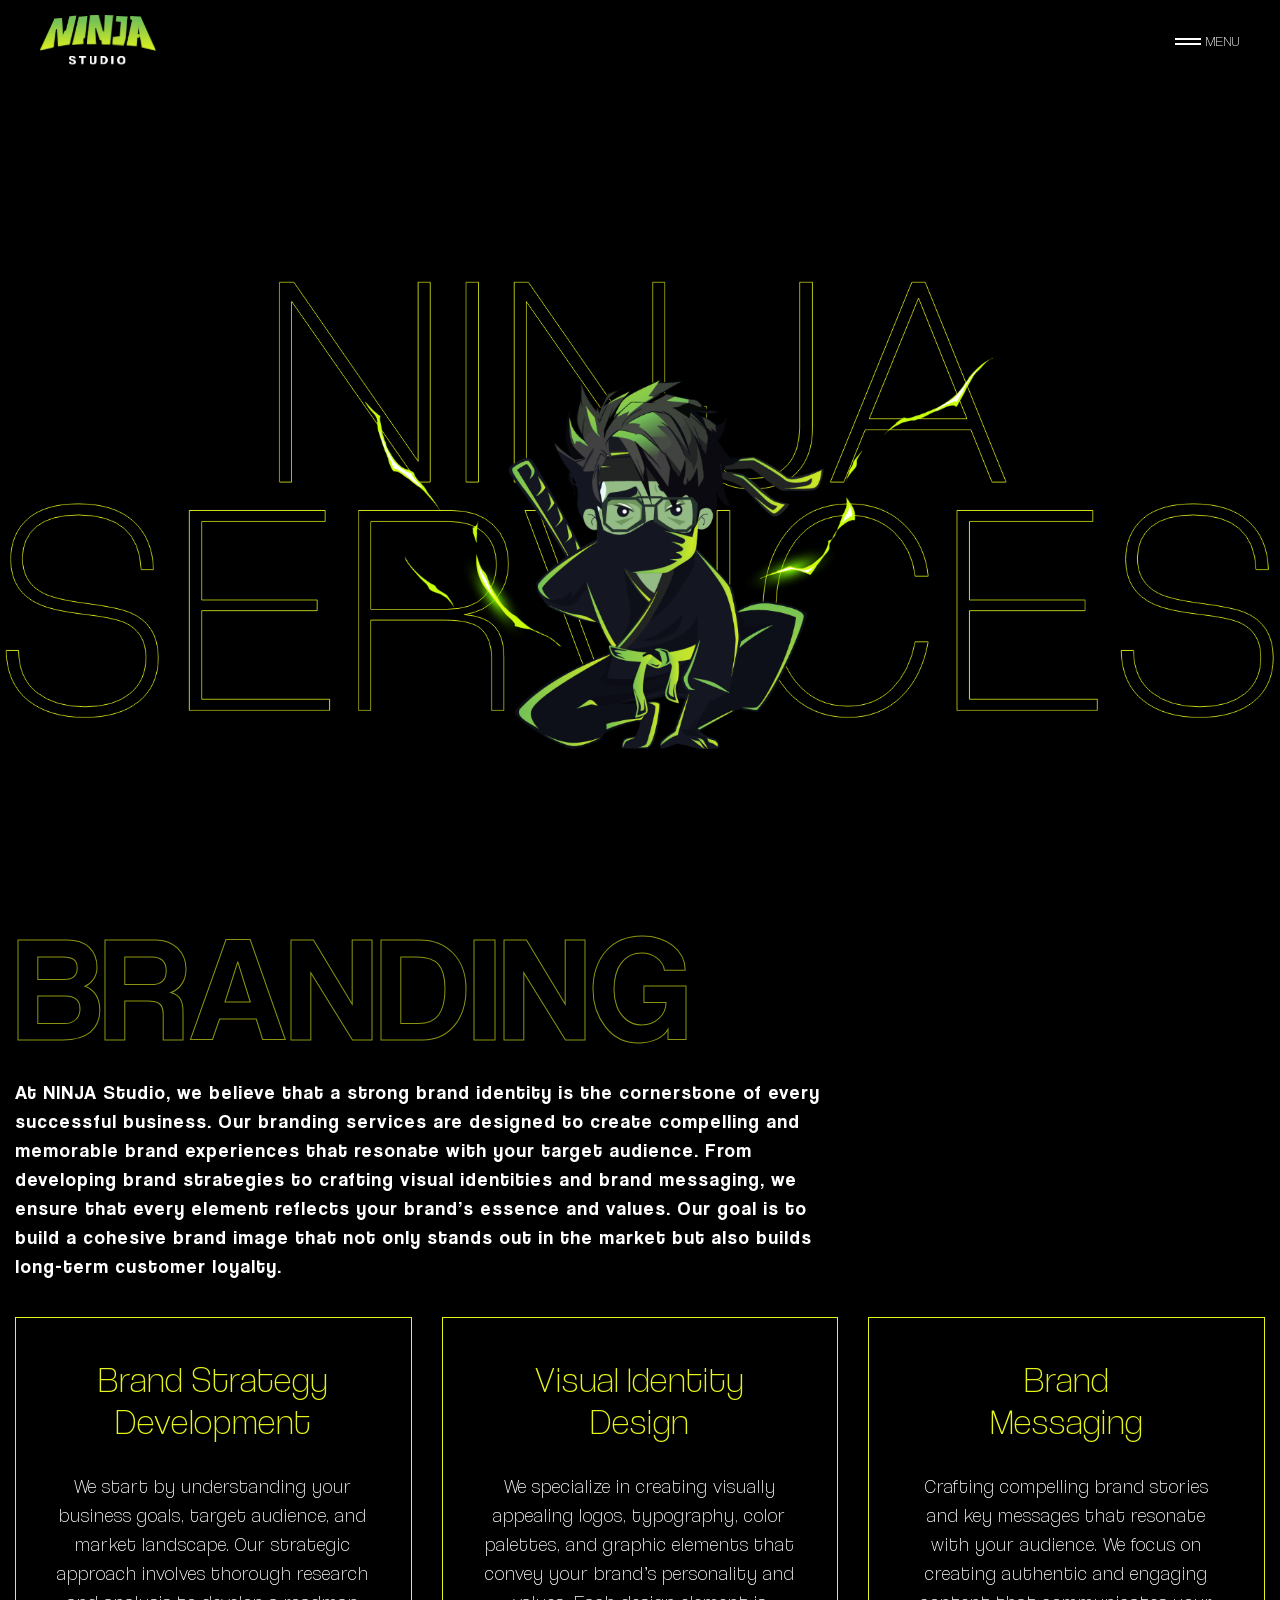
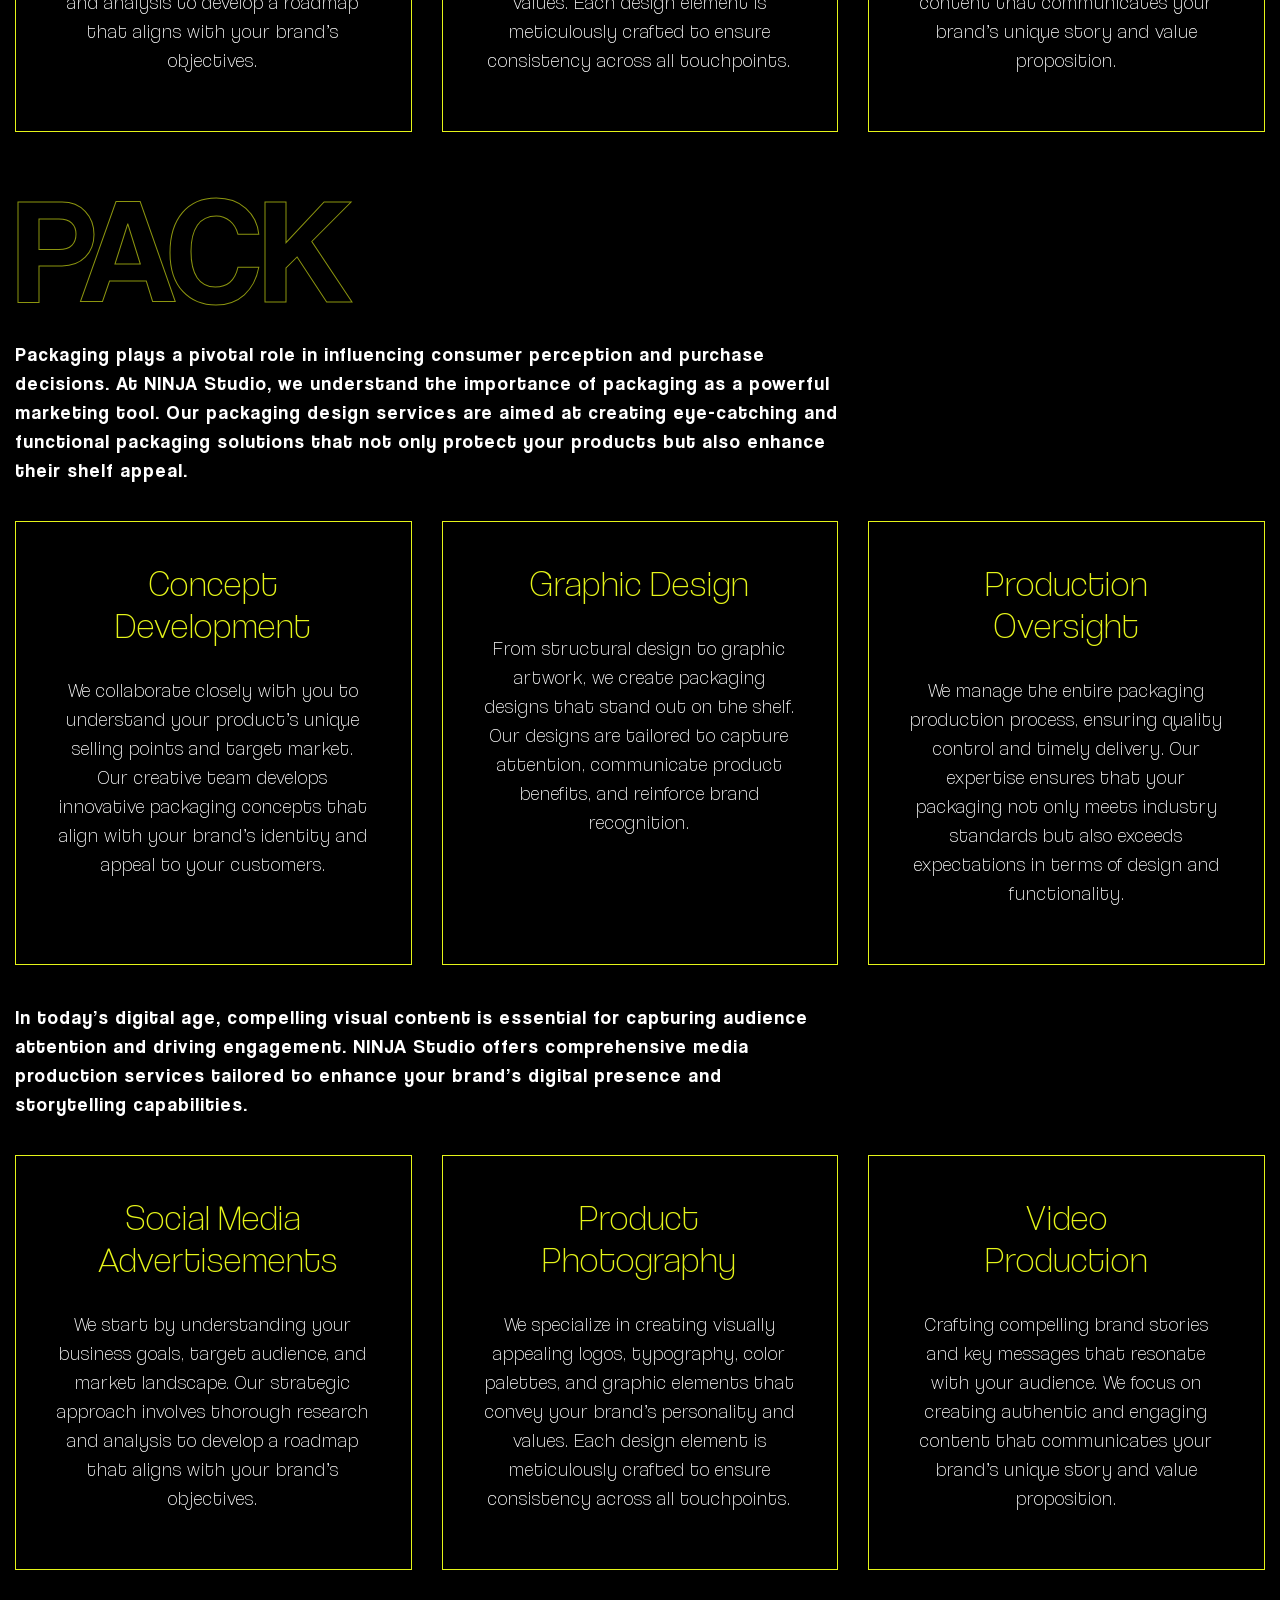
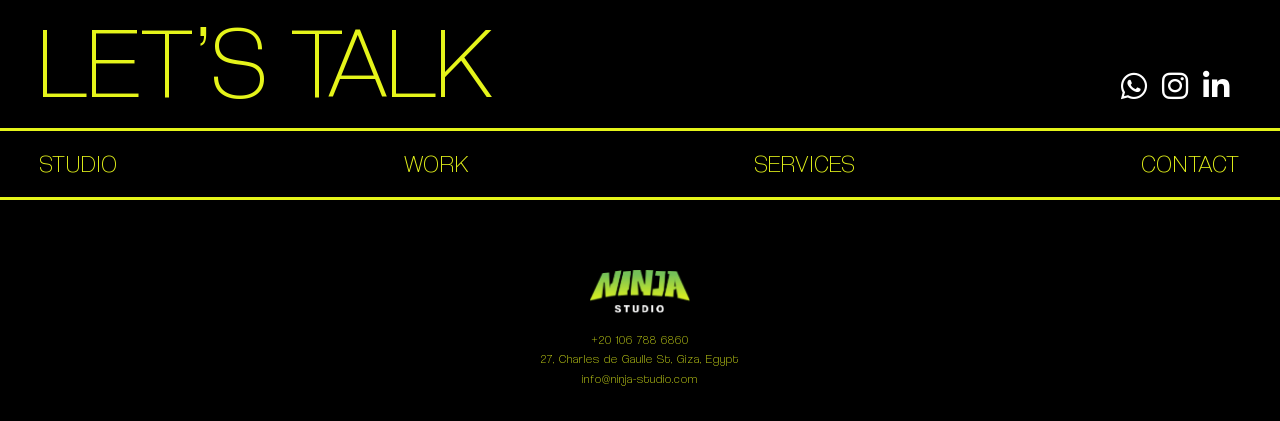
<file: services.html>
<!doctype html>
<html lang="en">

<head>
    <!-- Required meta tags -->
    <meta charset="utf-8">
    <meta name="viewport" content="width=device-width, initial-scale=1, shrink-to-fit=no">
    <link rel="shortcut icon" href="img/logo.png" type="image/x-icon">
    <title>NINJA</title>
    <!-- Bootstrap CSS -->
    <link rel="stylesheet" href="css/bootstrap.min.css">
    <!-- <link rel="stylesheet" href="css/bootstrap-rtl.css"> -->
    <!--icon font css-->
    <link rel="stylesheet" href="vendors/themify-icon/themify-icons.css">
    <link rel="stylesheet" href="vendors/font-awesome/css/all.min.css">
    <link rel="stylesheet" href="vendors/elagent/style.css">
    <link rel="stylesheet" href="vendors/flaticon/flaticon.css">
    <link rel="stylesheet" href="vendors/animation/animate.min.css">
    <link rel="stylesheet" href="vendors/owl-carousel/assets/owl.carousel.min.css">
    <link rel="stylesheet" href="https://cdnjs.cloudflare.com/ajax/libs/OwlCarousel2/2.3.4/assets/owl.theme.default.min.css">
    <link rel="stylesheet" href="vendors/lightGallery-master/dist/css/lightgallery.min.css">
    <link rel="stylesheet" href="css/style.css">
    <link rel="stylesheet" href="css/responsive.css">
</head>

<body>
    <div class="body_wrapper">
        <!-- start page loader -->
        <div class="loader0">
        </div>
        <!-- end page loader -->
        <!-- Start nav header -->
        <header id="header" class="navbar_pages">
            <div class="container-fluid">
                <nav class="nav">
                    <div class="social">
                        <ul class="list-inline">
                            <li><a href="#"><i class="fa-brands fa-whatsapp"></i></a></li>
                            <li><a href="#"><i class="fa-brands fa-instagram"></i></a></li>
                            <li><a href="#"><i class="fa-brands fa-linkedin-in"></i></a></li>
                        </ul>
                    </div>
                    <div class="logo">
                        <a href="index.html"> <img src="img/logo.png" alt="logo"></a>
                    </div>
                    <button class="toggle-menu">
                        <div class="toggle-icon"> <span></span></div>
                        <span>menu</span>
                    </button>
                </nav>
            </div>
        </header>
        <div id="menu" class="">
            
            <nav class="main-nav">
                <ul>
                    <li>
                        <a href="index.html">
                            HOME
                        </a>
                    </li>
                    <li>
                        <a href="studio.html">
                            STUDIO
                        </a>
                    </li>

                    <li>
                        <a href="work.html">
                            WORK
                        </a>
                    </li>
                    <li>
                        <a href="services.html">
                            SERVICES
                        </a>
                    </li>
                    <li>
                        <a href="contact.html">
                            CONTACT
                        </a>
                    </li>

                </ul>
            </nav>
            <footer class="menu-footer">
                <nav class="footer-nav">
                    <ul class="list-inline">
                        <li><a href="#"><i class="fa-brands fa-whatsapp"></i></a></li>
                        <li><a href="#"><i class="fa-brands fa-instagram"></i></a></li>
                        <li><a href="#"><i class="fa-brands fa-linkedin-in"></i></a></li>
                    </ul>
                </nav>
            </footer>
        </div>
        <!-- end header-top -->
         <!-- start top page -->
          <section class="hero-top" style="background: url(img/services.png) center 70% / contain no-repeat;"></section>
         <!-- end top page -->
        <!-- start service-info-1 -->
          <section class="service-info-2 serv1">
            <div class="serv-text">
                    <div class="container">
                        <h3>Branding</h3>
                        <div class="row">
                            <div class="col-xl-8 col-lg-8 col-md-12 col-12">
                            <p class="p-serv wow fadeInUp" data-wow-delay="0s" data-wow-duration="1500ms">
                                At NINJA Studio, we believe that a strong brand identity is the cornerstone of every successful business.
                                 Our branding services are designed to create compelling and memorable brand experiences that resonate with your target audience.
                                  From developing brand strategies to crafting visual identities and brand messaging, we ensure that every element reflects your brand’s essence and values.
                                 Our goal is to build a cohesive brand image that not only stands out in the market but also builds long-term customer loyalty.
                            </p>
                        </div>
                    </div>
                    <div class="serv-details">
                        <div class="row grid">
                            <div class="col-lg-4 col-md-12 col-12 wow fadeInUp" data-wow-delay="0s" data-wow-duration="1500ms">
                                <div class="serv-info text-center">
                                    <h5>Brand Strategy Development</h5>
                                    <p class="p-style">
                                        We start by understanding your business goals, target audience, and market landscape.
                                        Our strategic approach involves thorough research and analysis to develop a roadmap that aligns with your brand’s objectives.
                                    </p>
                                </div>
                            </div>
                             <div class="col-lg-4 col-md-12 col-12 wow fadeInUp" data-wow-delay="0s" data-wow-duration="1500ms">
                                <div class="serv-info text-center">
                                    <h5>Visual Identity Design</h5>
                                    <p class="p-style">
                                        We specialize in creating visually appealing logos, typography, color palettes,
                                         and graphic elements that convey your brand’s personality and values.
                                         Each design element is meticulously crafted to ensure consistency across all touchpoints.
                                    </p>
                                </div>
                            </div>
                             <div class="col-lg-4 col-md-12 col-12 wow fadeInUp" data-wow-delay="0s" data-wow-duration="1500ms">
                                <div class="serv-info text-center">
                                    <h5>Brand Messaging</h5>
                                    <p class="p-style">
                                        Crafting compelling brand stories and key messages that resonate with your audience.
                                         We focus on creating authentic and engaging content that communicates your brand’s unique story and value proposition.
                                    </p>
                                </div>
                            </div>
                            
                        </div>
                    </div>
                </div>
            </div>
          </section>
         <!-- end service-info-1 -->
            <!-- start service-info-1 -->
          <section class="service-info-2 serv2">
            <div class="serv-text">
                    <div class="container">
                        <h3>Packaging</h3>
                        <div class="row">
                            <div class="col-xl-8 col-lg-8 col-md-12 col-12">
                            <p class="p-serv wow fadeInUp" data-wow-delay="0s" data-wow-duration="1500ms">
                                Packaging plays a pivotal role in influencing consumer perception and purchase decisions. At NINJA Studio,
                                 we understand the importance of packaging as a powerful marketing tool.
                                 Our packaging design services are aimed at creating eye-catching and functional packaging solutions that not only protect your products but also enhance their shelf appeal.
                            </p>
                        </div>
                    </div>
                    <div class="serv-details">
                        <div class="row grid">
                            <div class="col-lg-4 col-md-12 col-12 wow fadeInUp" data-wow-delay="0s" data-wow-duration="1500ms">
                                <div class="serv-info text-center">
                                    <h5>Concept Development</h5>
                                    <p class="p-style">
                                        We collaborate closely with you to understand your product’s unique selling points and target market.
                                        Our creative team develops innovative packaging concepts that align with your brand’s identity and appeal to your customers.
                                    </p>
                                </div>
                            </div>
                             <div class="col-lg-4 col-md-12 col-12 wow fadeInUp" data-wow-delay="0s" data-wow-duration="1500ms">
                                <div class="serv-info text-center">
                                    <h5>Graphic Design</h5>
                                    <p class="p-style">
                                        From structural design to graphic artwork, we create packaging designs that stand out on the shelf.
                                         Our designs are tailored to capture attention, communicate product benefits, and reinforce brand recognition.
                                    </p>
                                </div>
                            </div>
                             <div class="col-lg-4 col-md-12 col-12 wow fadeInUp" data-wow-delay="0s" data-wow-duration="1500ms">
                                <div class="serv-info text-center">
                                    <h5>Production Oversight</h5>
                                    <p class="p-style">
                                        We manage the entire packaging production process, ensuring quality control and timely delivery.
                                        Our expertise ensures that your packaging not only meets industry standards but also exceeds expectations in terms of design and functionality.
                                    </p>
                                </div>
                            </div>
                            
                        </div>
                    </div>
                </div>
            </div>
          </section>
         <!-- end service-info-1 -->
            <!-- start service-info-1 -->
          <section class="service-info-2 serv3">
            <div class="serv-text">
                    <div class="container">
                        <h3 class="title-sm">Media Production</h3>
                        <div class="row">
                            <div class="col-xl-8 col-lg-8 col-md-12 col-12">
                            <p class="p-serv wow fadeInUp" data-wow-delay="0s" data-wow-duration="1500ms">
                                In today’s digital age, compelling visual content is essential for capturing audience attention and driving engagement.
                                 NINJA Studio offers comprehensive media production services tailored to enhance your brand’s digital presence and storytelling capabilities.
                            </p>
                        </div>
                    </div>
                    <div class="serv-details">
                        <div class="row grid">
                            <div class="col-lg-4 col-md-12 col-12 wow fadeInUp" data-wow-delay="0s" data-wow-duration="1500ms">
                                <div class="serv-info text-center">
                                    <h5>Social Media Advertisements</h5>
                                    <p class="p-style">
                                        We start by understanding your business goals, target audience, and market landscape.
                                        Our strategic approach involves thorough research and analysis to develop a roadmap that aligns with your brand’s objectives.
                                    </p>
                                </div>
                            </div>
                             <div class="col-lg-4 col-md-12 col-12 wow fadeInUp" data-wow-delay="0s" data-wow-duration="1500ms">
                                <div class="serv-info text-center">
                                    <h5>Product Photography</h5>
                                    <p class="p-style">
                                        We specialize in creating visually appealing logos, typography, color palettes,
                                         and graphic elements that convey your brand’s personality and values.
                                         Each design element is meticulously crafted to ensure consistency across all touchpoints.
                                    </p>
                                </div>
                            </div>
                             <div class="col-lg-4 col-md-12 col-12 wow fadeInUp" data-wow-delay="0s" data-wow-duration="1500ms">
                                <div class="serv-info text-center">
                                    <h5>Video Production</h5>
                                    <p class="p-style">
                                        Crafting compelling brand stories and key messages that resonate with your audience.
                                         We focus on creating authentic and engaging content that communicates your brand’s unique story and value proposition.
                                    </p>
                                </div>
                            </div>
                            
                        </div>
                    </div>
                </div>
            </div>
          </section>
         <!-- end service-info-1 -->
          
        <!--start footer-->
        <footer class="footer">
            <!-- start sec footer -->
            <div class="sec-footer">
                <div class="container-fluid">
                    <div class="ft-head">
                        <h1>Let’s Talk</h1>
                        <div class="social">
                            <ul class="list-inline">
                                <li><a href="#"><i class="fa-brands fa-whatsapp"></i></a></li>
                                <li><a href="#"><i class="fa-brands fa-instagram"></i></a></li>
                                <li><a href="#"><i class="fa-brands fa-linkedin-in"></i></a></li>
                            </ul>
                        </div>
                    </div>
                </div>
                <div class="ft-menu">
                    <div class="container-fluid">
                        <div class="list-menu">
                            <a href="#">Studio</a>
                            <a href="#">Work</a>
                            <a href="#">Services</a>
                            <a href="#">Contact</a>
                        </div>
                    </div>
                </div>
            </div>
            <!-- end sec footer -->
            <div class="bt-footer">
                <div class="container-fluid">
                    <div class="row justify-content-center text-center">
                        <div class="col-6">
                            <div class="bt-details">
                                <img src="img/logo.png" alt="logo" width="100">
                                <h6><a href="#">+20 106 788 6860</a></h6>
                                <h6>27, Charles de Gaulle St, Giza, Egypt</h6>
                                <h6><a href="#">info@ninja-studio.com</a></h6>
                            </div>
                        </div>
                    </div>

                </div>
            </div>
        </footer>
    </div>
    <!-- jQuery first, then Popper.js, then Bootstrap JS -->
    <script src="js/jquery-3.3.1.min.js"></script>
    <script src="js/propper.js"></script>
    <script src="js/bootstrap.min.js"></script>
    <script src="vendors/wow/wow.min.js"></script>
    <script src="vendors/owl-carousel/owl.carousel.min.js"></script>
    <script src="vendors/lightGallery-master/dist/js/lightgallery-all.min.js"></script>
    <script src="vendors/gsap/gsap.min.js"></script>
    <script src="vendors/gsap/ScrollTrigger.min.js"></script>
    <script src="vendors/gsap/TextPlugin.min.js"></script>
    <script src="https://player.vimeo.com/api/player.js"></script>
    <script src="js/main.js"></script>
</body>
</html>
</file>
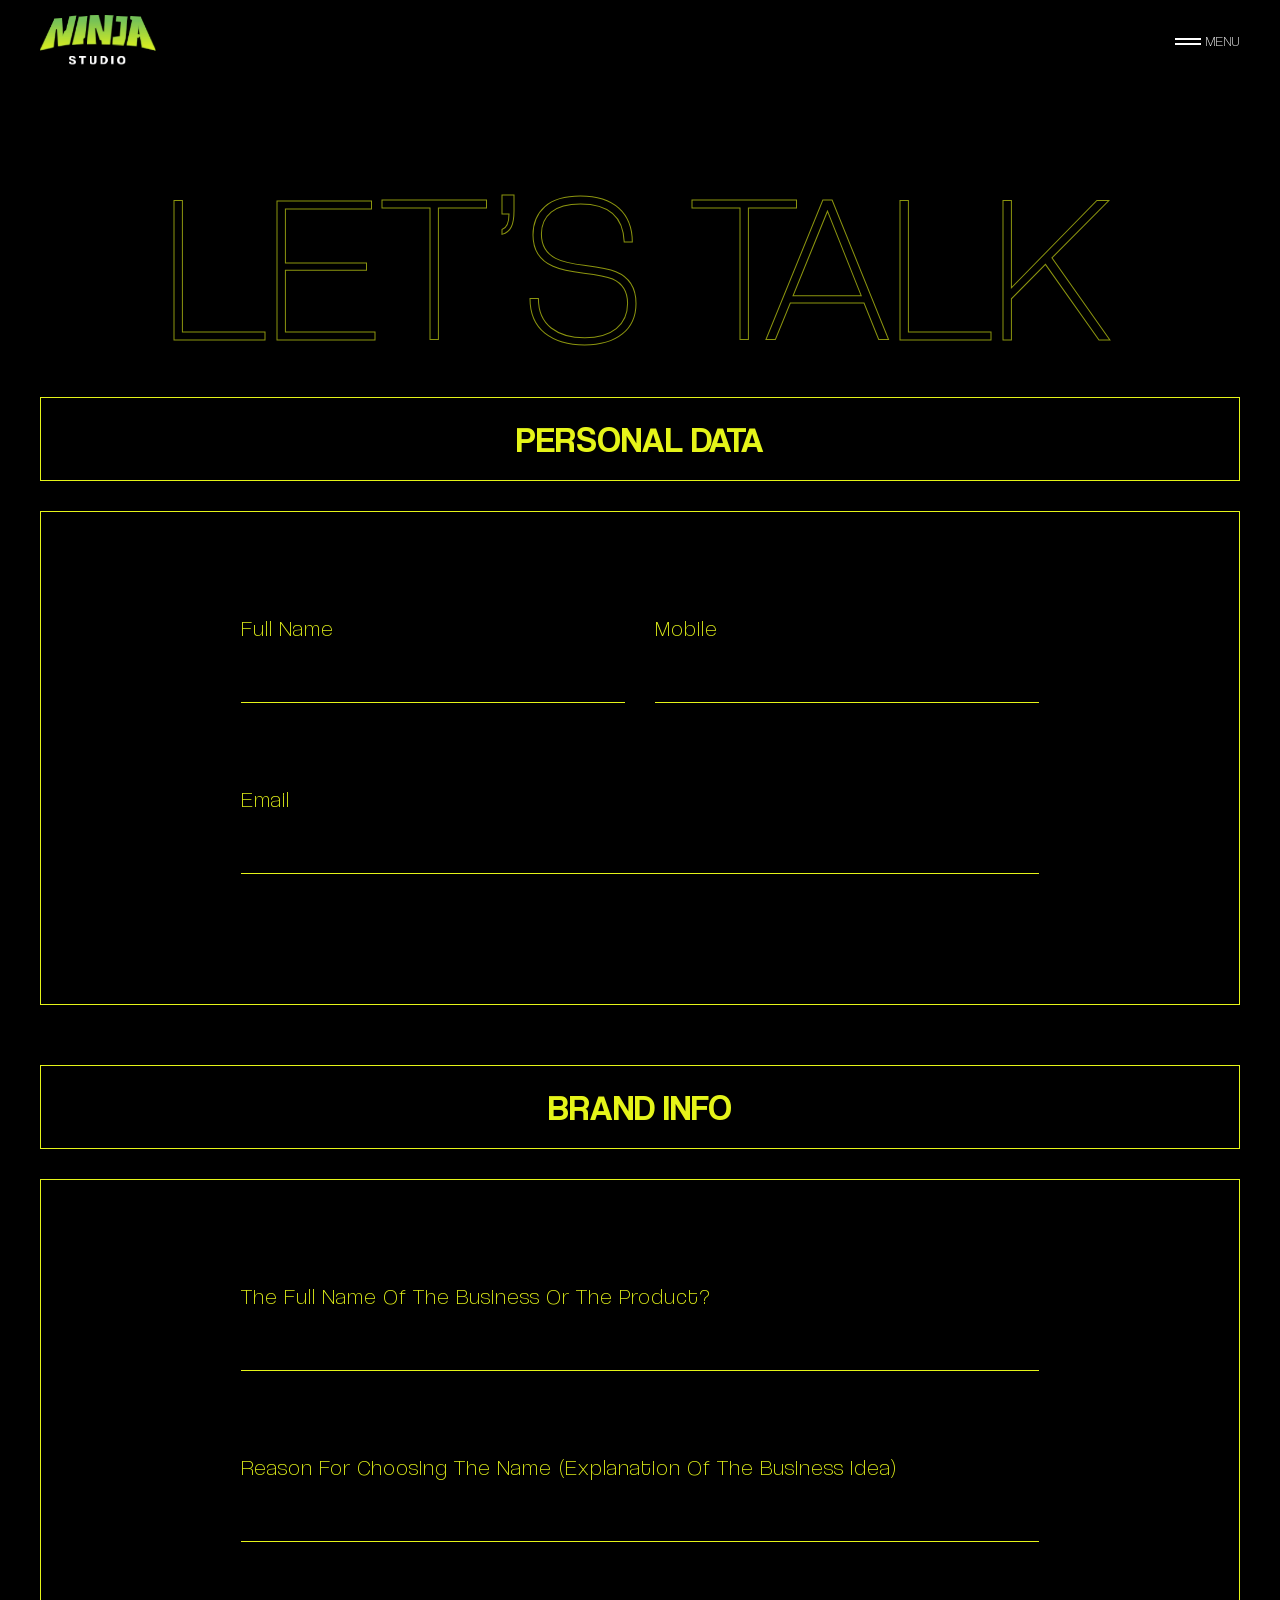
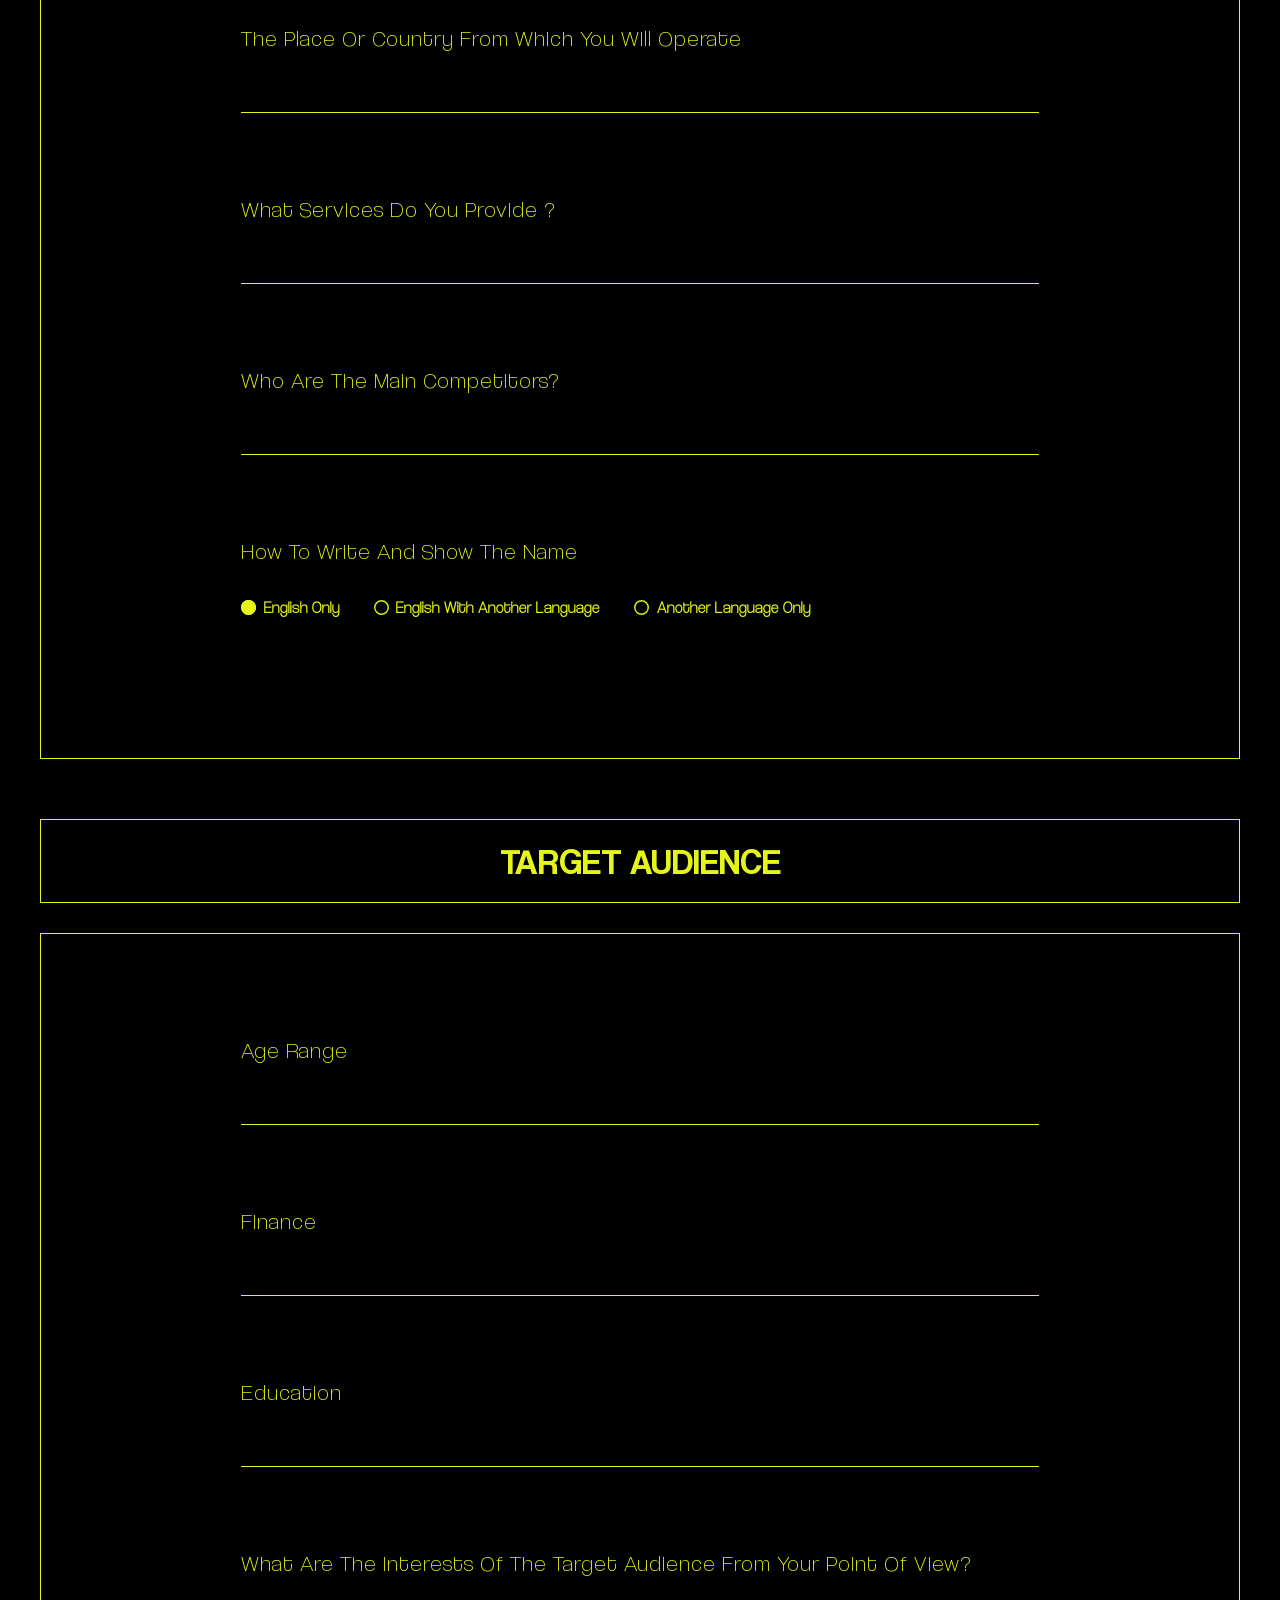
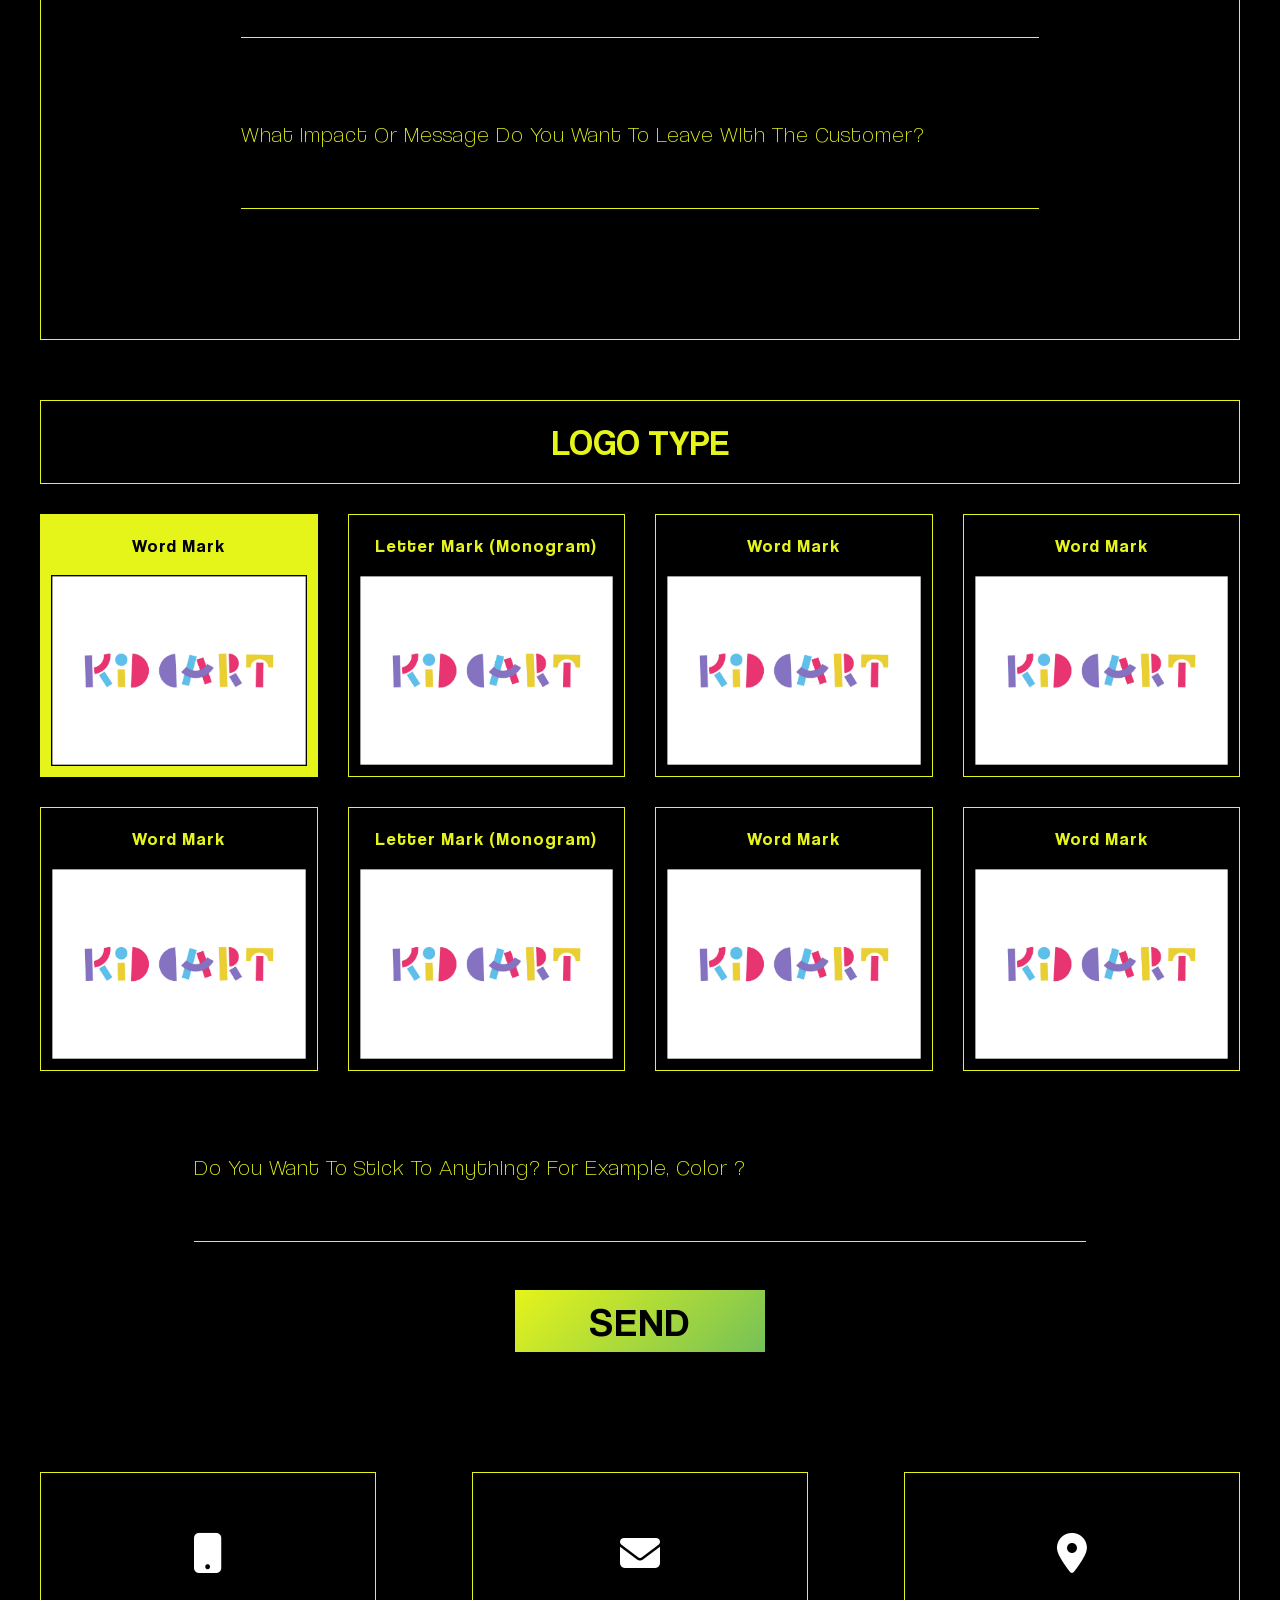
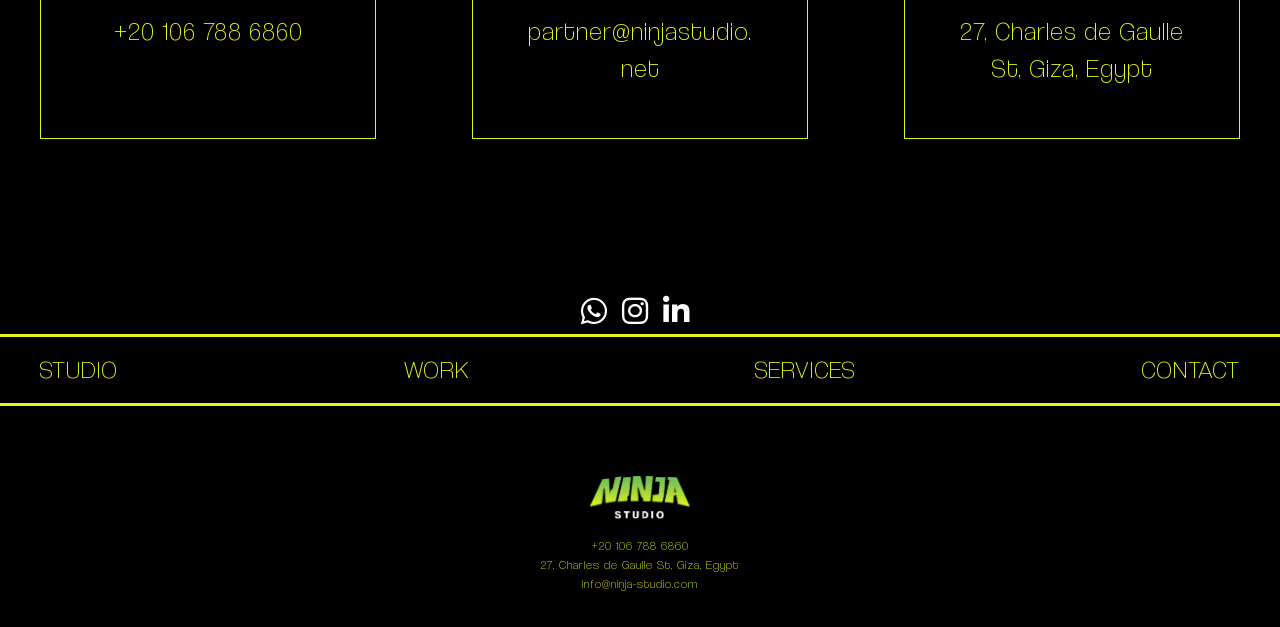
<file: Start-Aproject.html>
<!doctype html>
<html lang="en">

<head>
    <!-- Required meta tags -->
    <meta charset="utf-8">
    <meta name="viewport" content="width=device-width, initial-scale=1, shrink-to-fit=no">
    <link rel="shortcut icon" href="img/logo.png" type="image/x-icon">
    <title>NINJA</title>
    <!-- Bootstrap CSS -->
    <link rel="stylesheet" href="css/bootstrap.min.css">
    <!-- <link rel="stylesheet" href="css/bootstrap-rtl.css"> -->
    <!--icon font css-->
    <link rel="stylesheet" href="vendors/themify-icon/themify-icons.css">
    <link rel="stylesheet" href="vendors/font-awesome/css/all.min.css">
    <link rel="stylesheet" href="vendors/elagent/style.css">
    <link rel="stylesheet" href="vendors/flaticon/flaticon.css">
    <link rel="stylesheet" href="vendors/animation/animate.min.css">
    <link rel="stylesheet" href="vendors/owl-carousel/assets/owl.carousel.min.css">
    <link rel="stylesheet" href="https://cdnjs.cloudflare.com/ajax/libs/OwlCarousel2/2.3.4/assets/owl.theme.default.min.css">
    <link rel="stylesheet" href="vendors/lightGallery-master/dist/css/lightgallery.min.css">
    <link rel="stylesheet" href="css/style.css">
    <link rel="stylesheet" href="css/responsive.css">
</head>

<body>
    <div class="body_wrapper">
        <!-- start page loader -->
        <div class="loader0">
        </div>
        <!-- end page loader -->
        <!-- Start nav header -->
        <header id="header" class="navbar_pages">
            <div class="container-fluid">
                <nav class="nav">
                    <div class="social">
                        <ul class="list-inline">
                            <li><a href="#"><i class="fa-brands fa-whatsapp"></i></a></li>
                            <li><a href="#"><i class="fa-brands fa-instagram"></i></a></li>
                            <li><a href="#"><i class="fa-brands fa-linkedin-in"></i></a></li>
                        </ul>
                    </div>
                    <div class="logo">
                        <a href="index.html"> <img src="img/logo.png" alt="logo"></a>
                    </div>
                    <button class="toggle-menu">
                        <div class="toggle-icon"> <span></span></div>
                        <span>menu</span>
                    </button>
                </nav>
            </div>
        </header>
        <div id="menu" class="">
            <nav class="main-nav">
                <ul>
                    <li>
                        <a href="index.html">
                            HOME
                        </a>
                    </li>
                    <li>
                        <a href="studio.html">
                            STUDIO
                        </a>
                    </li>

                    <li>
                        <a href="work.html">
                            WORK
                        </a>
                    </li>
                    <li>
                        <a href="services.html">
                            SERVICES
                        </a>
                    </li>
                    <li>
                        <a href="contact.html">
                            CONTACT
                        </a>
                    </li>

                </ul>
            </nav>
            <footer class="menu-footer">
                <nav class="footer-nav">
                    <ul class="list-inline">
                        <li><a href="#"><i class="fa-brands fa-whatsapp"></i></a></li>
                        <li><a href="#"><i class="fa-brands fa-instagram"></i></a></li>
                        <li><a href="#"><i class="fa-brands fa-linkedin-in"></i></a></li>
                    </ul>
                </nav>
            </footer>
        </div>
        <!-- end header-top -->
         <!-- start top page -->
         <!-- end top page -->
       <div class="container-fluid">
        <div class="title-page">
            <h3>Let’s Talk</h3>
         </div>
         <div class="contact-us start-project">
            <form>
                <div class="form-title">
                    <h3>Personal data</h3>
                </div>
                <div class="sec-form">
                <div class="row">
                    <div class="col-md-6 col-12">
                        <label for="in1">Full Name</label>
                        <input class="form-control" name="in1" type="text" value="" placeholder="">
                    </div>
                    <div class="col-md-6 col-12">
                        <label for="in1">Mobile</label>
                        <input class="form-control" name="in1" type="text" value="" placeholder="">
                    </div>
                    <div class="col-md-12 col-12">
                        <label for="in1">Email </label>
                        <input class="form-control" name="in1" type="text" value="" placeholder="">
                    </div>
                    
                </div>
                </div>
                <div class="form-title">
                    <h3>Brand info</h3>
                </div>
                <div class="sec-form">
                <div class="row">
                    <div class="col-12">
                        <label for="in1">The full name of the business or the product?</label>
                        <input class="form-control" name="in1" type="text" value="" placeholder="">
                    </div>
                    <div class="col-12">
                        <label for="in2">Reason for choosing the name (explanation of the business idea)</label>
                        <input class="form-control" name="in2" type="text" value="" placeholder="">
                    </div>
                    <div class="col-12">
                        <label for="in3">The place or country from which you will operate</label>
                        <input class="form-control" name="in3" type="text" value="" placeholder="">
                    </div>
                    <div class="col-12">
                        <label for="in4">What services do you provide ?</label>
                        <input class="form-control" name="in4" type="text" value="" placeholder="">
                    </div>
                    <div class="col-12">
                        <label for="in5">Who are the main competitors?</label>
                        <input class="form-control" name="in5" type="text" value="" placeholder="">
                    </div>
                     <div class="col-12">
                        <label for="featured">How to write and show the name</label>
                        <div class="custom_radio form-control">
                            <input type="radio" id="featured-1" name="featured" checked><label for="featured-1">English Only</label>
                            <input type="radio" id="featured-2" name="featured"><label for="featured-2">English with another language</label>
                            <input type="radio" id="featured-3" name="featured"><label for="featured-3">Another language only</label>
                          </div>
                    </div>
                    
                </div>
                </div>
                <div class="form-title">
                    <h3>Target audience</h3>
                </div>
                <div class="sec-form">
                    <div class="row">
                        <div class="col-12">
                            <label for="in1">Age Range</label>
                            <input class="form-control" name="in1" type="text" value="" placeholder="">
                        </div>
                        <div class="col-12">
                            <label for="in2">Finance</label>
                            <input class="form-control" name="in2" type="text" value="" placeholder="">
                        </div>
                        <div class="col-12">
                            <label for="in3">Education</label>
                            <input class="form-control" name="in3" type="text" value="" placeholder="">
                        </div>
                        <div class="col-12">
                            <label for="in4">What are the interests of the target audience from your point of view?</label>
                            <input class="form-control" name="in4" type="text" value="" placeholder="">
                        </div>
                        <div class="col-12">
                            <label for="in5">What impact or message do you want to leave with the customer?</label>
                            <input class="form-control" name="in5" type="text" value="" placeholder="">
                        </div>
                    </div>
                </div>
                <div class="form-title">
                    <h3>Logo Type</h3>
                </div>
                <div class="radio-form">
                   <div class="row grid">
                    <div class="col-md-3 col-6 in-logo">
                        <input type="radio" name="logo" value="" id="lg1" checked/>
                        <label for="lg1">
                        <h4>Word Mark</h4>
                        <img src="img/Artboard 1.png" class="img-fluid">
                        </label>
                    </div>
                    <div class="col-md-3 col-6 in-logo">
                        <input type="radio" name="logo" value="" id="lg2" />
                        <label for="lg2">
                        <h4>Letter Mark (Monogram)</h4>
                        <img src="img/Artboard 1.png" class="img-fluid">
                        </label>
                    </div>
                    <div class="col-md-3 col-6 in-logo">
                        <input type="radio" name="logo" value="" id="lg3" />
                        <label for="lg3">
                        <h4>Word Mark</h4>
                        <img src="img/Artboard 1.png" class="img-fluid">
                        </label>
                    </div>
                    <div class="col-md-3 col-6 in-logo">
                        <input type="radio" name="logo" value="" id="lg4" />
                        <label for="lg4">
                        <h4>Word Mark</h4>
                        <img src="img/Artboard 1.png" class="img-fluid">
                        </label>
                    </div>
                     <div class="col-md-3 col-6 in-logo">
                         <input type="radio" name="logo" value="" id="lg5" />
                        <label for="lg5">
                        <h4>Word Mark</h4>
                        <img src="img/Artboard 1.png" class="img-fluid">
                        </label>
                    </div>
                    <div class="col-md-3 col-6 in-logo">
                        <input type="radio" name="logo" value="" id="lg6" />
                        <label for="lg6">
                        <h4>Letter Mark (Monogram)</h4>
                        <img src="img/Artboard 1.png" class="img-fluid">
                        </label>
                    </div>
                    <div class="col-md-3 col-6 in-logo">
                        <input type="radio" name="logo" value="" id="lg7" />
                        <label for="lg7">
                        <h4>Word Mark</h4>
                        <img src="img/Artboard 1.png" class="img-fluid">
                        </label>
                    </div>
                    <div class="col-md-3 col-6 in-logo">
                        <input type="radio" name="logo" value="" id="lg8" />
                        <label for="lg8">
                        <h4>Word Mark</h4>
                        <img src="img/Artboard 1.png" class="img-fluid">
                        </label>
                    </div>
                    
                   </div>
                </div>
                <div class="row justify-content-center">
                    <div class="col-md-9 col-12">
                        <label for="in7">Do you want to stick to anything? For example, color ?</label>
                        <input class="form-control" name="in7" type="text" value="" placeholder="">
                    </div>
                </div>
                <button type="submit" class="btn-form"> send</button>
            </form>
            <div class="cont-det">
                        <div class="cont-info">
                            <div class="icon"><i class="fa-solid fa-mobile-button"></i></div>
                            <div class="text">+20 106 788 6860</div>
                        </div>
                  
                        <div class="cont-info">
                            <div class="icon"><i class="fa-solid fa-envelope"></i></div>
                            <div class="text">partner@ninjastudio.net</div>
                        </div>
                  
                        <div class="cont-info">
                            <div class="icon"><i class="fa-solid fa-location-dot"></i></div>
                            <div class="text">27, Charles de Gaulle St, Giza, Egypt</div>
                        </div>

            </div>
         </div>
        
       </div>
        
        <!--start footer-->
        <footer class="footer">
            <!-- start sec footer -->
            <div class="sec-footer">
                <div class="container-fluid">
                    <div class="ft-head justify-content-center">
                        <!-- <h1>Let’s Talk</h1> -->
                        <div class="social">
                            <ul class="list-inline">
                                <li><a href="#"><i class="fa-brands fa-whatsapp"></i></a></li>
                                <li><a href="#"><i class="fa-brands fa-instagram"></i></a></li>
                                <li><a href="#"><i class="fa-brands fa-linkedin-in"></i></a></li>
                            </ul>
                        </div>
                    </div>
                </div>
                <div class="ft-menu">
                    <div class="container-fluid">
                        <div class="list-menu">
                            <a href="#">Studio</a>
                            <a href="#">Work</a>
                            <a href="#">Services</a>
                            <a href="#">Contact</a>
                        </div>
                    </div>
                </div>
            </div>
            <!-- end sec footer -->
            <div class="bt-footer">
                <div class="container-fluid">
                    <div class="row justify-content-center text-center">
                        <div class="col-6">
                            <div class="bt-details">
                                <img src="img/logo.png" alt="logo" width="100">
                                <h6><a href="#">+20 106 788 6860</a></h6>
                                <h6>27, Charles de Gaulle St, Giza, Egypt</h6>
                                <h6><a href="#">info@ninja-studio.com</a></h6>
                            </div>
                        </div>
                    </div>

                </div>
            </div>
        </footer>
    </div>
    <!-- jQuery first, then Popper.js, then Bootstrap JS -->
    <script src="js/jquery-3.3.1.min.js"></script>
    <script src="js/propper.js"></script>
    <script src="js/bootstrap.min.js"></script>
    <script src="vendors/wow/wow.min.js"></script>
    <script src="vendors/owl-carousel/owl.carousel.min.js"></script>
    <script src="vendors/lightGallery-master/dist/js/lightgallery-all.min.js"></script>
    <script src="vendors/gsap/ScrollTrigger.min.js"></script>
    <script src="vendors/gsap/TextPlugin.min.js"></script>
    <script src="https://player.vimeo.com/api/player.js"></script>
    <script src="js/main.js"></script>
</body>
</html>
</file>
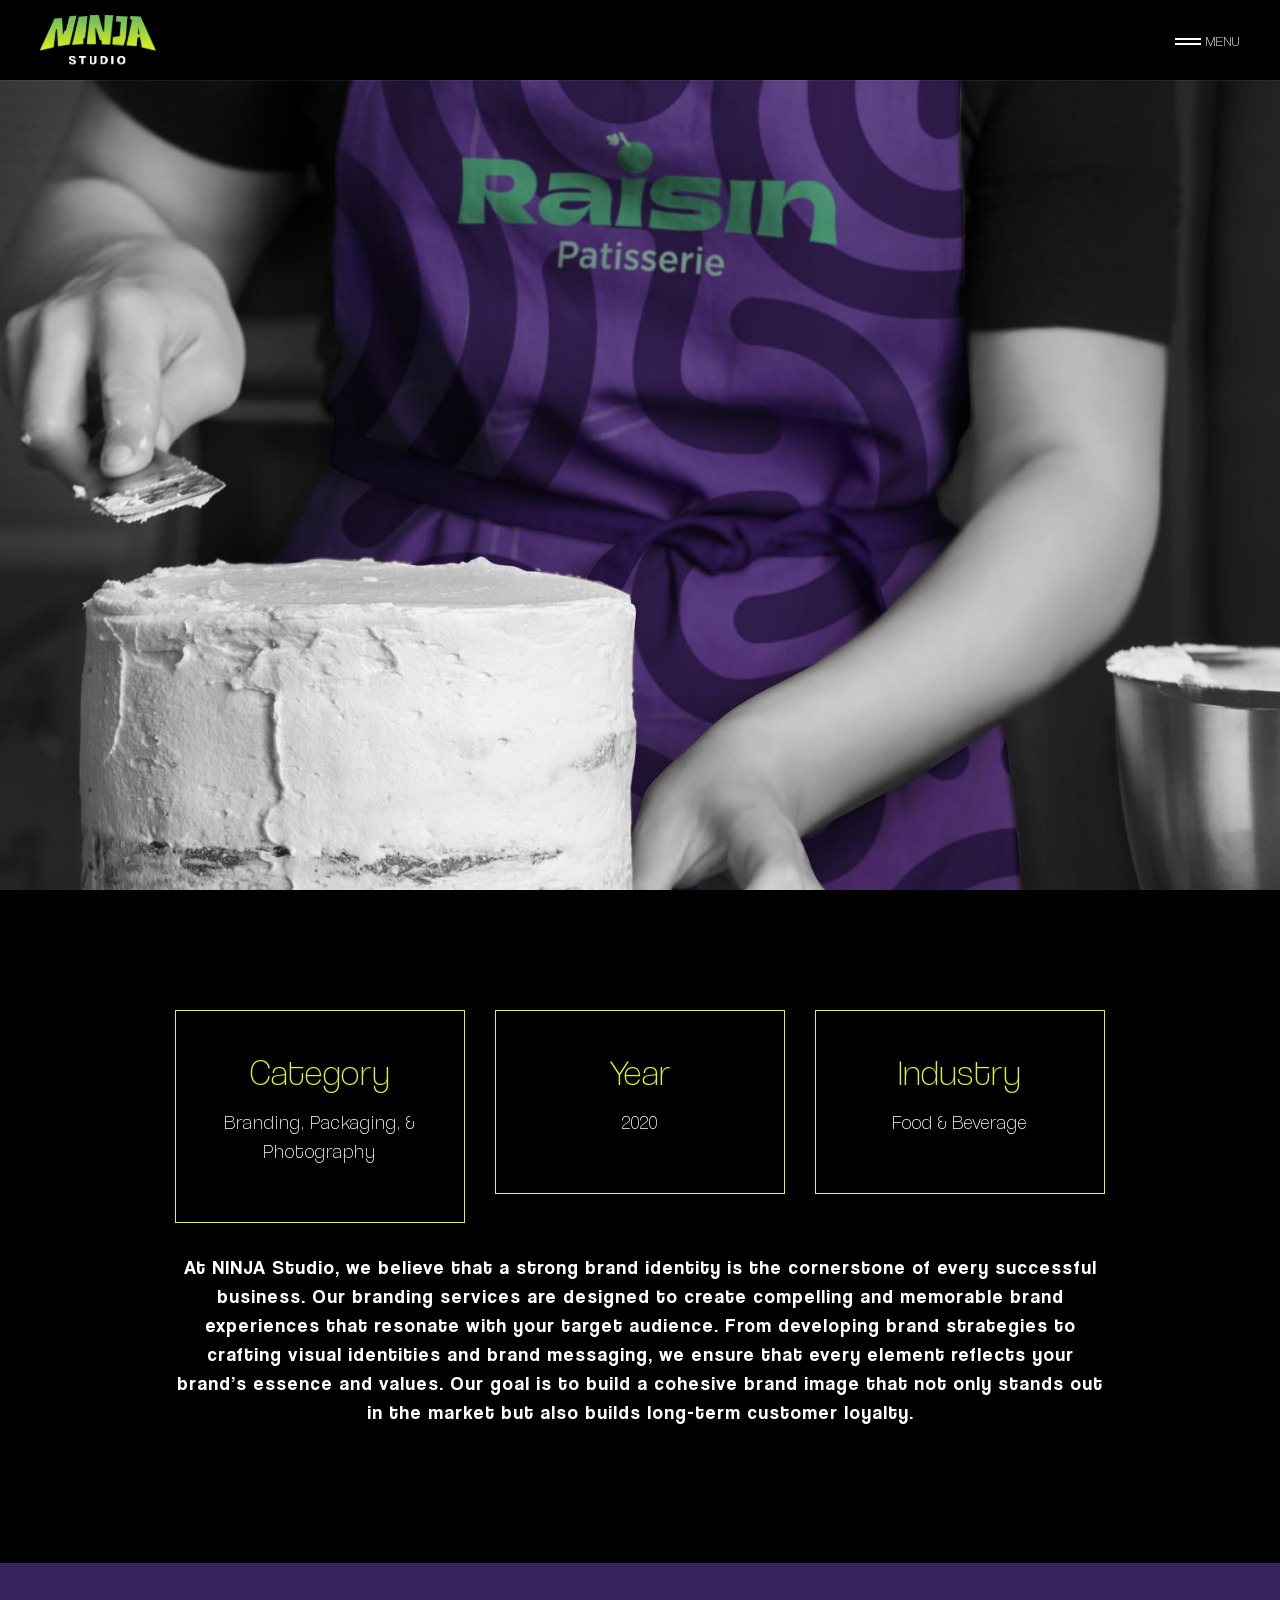
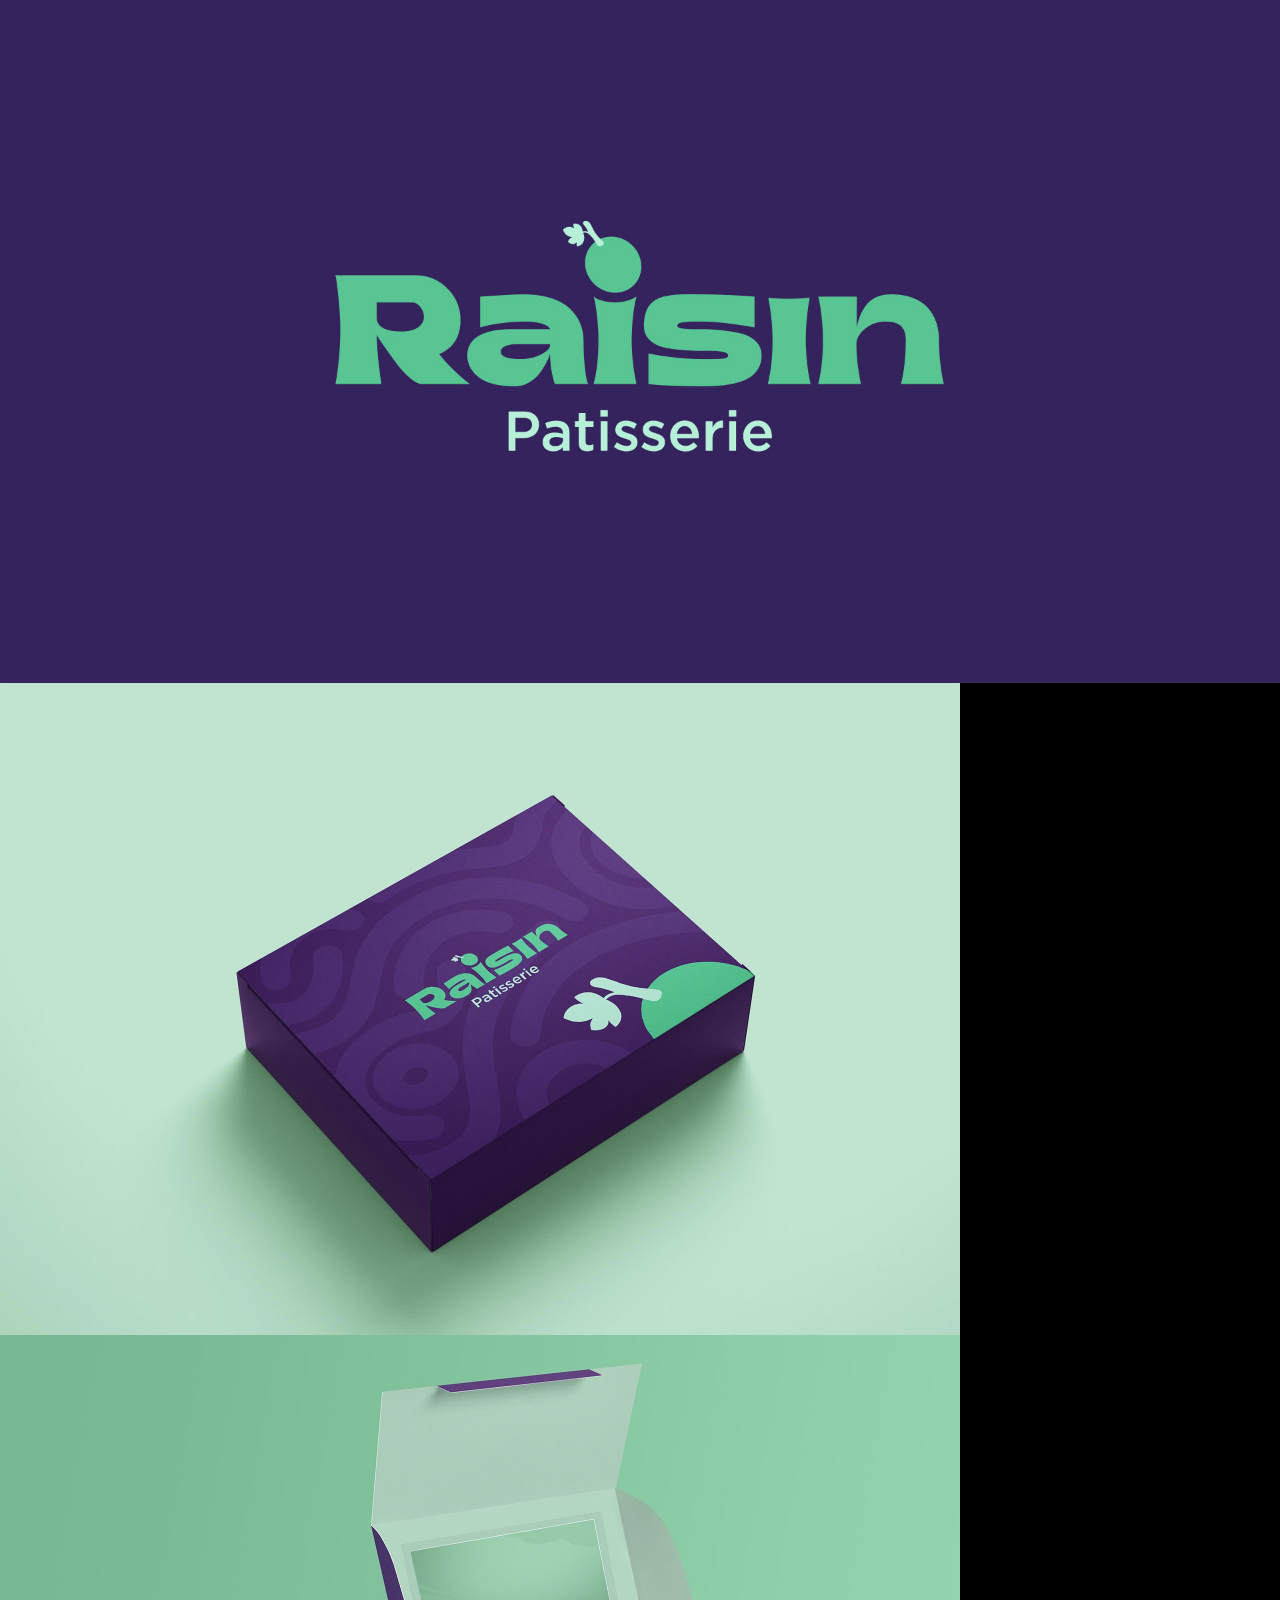
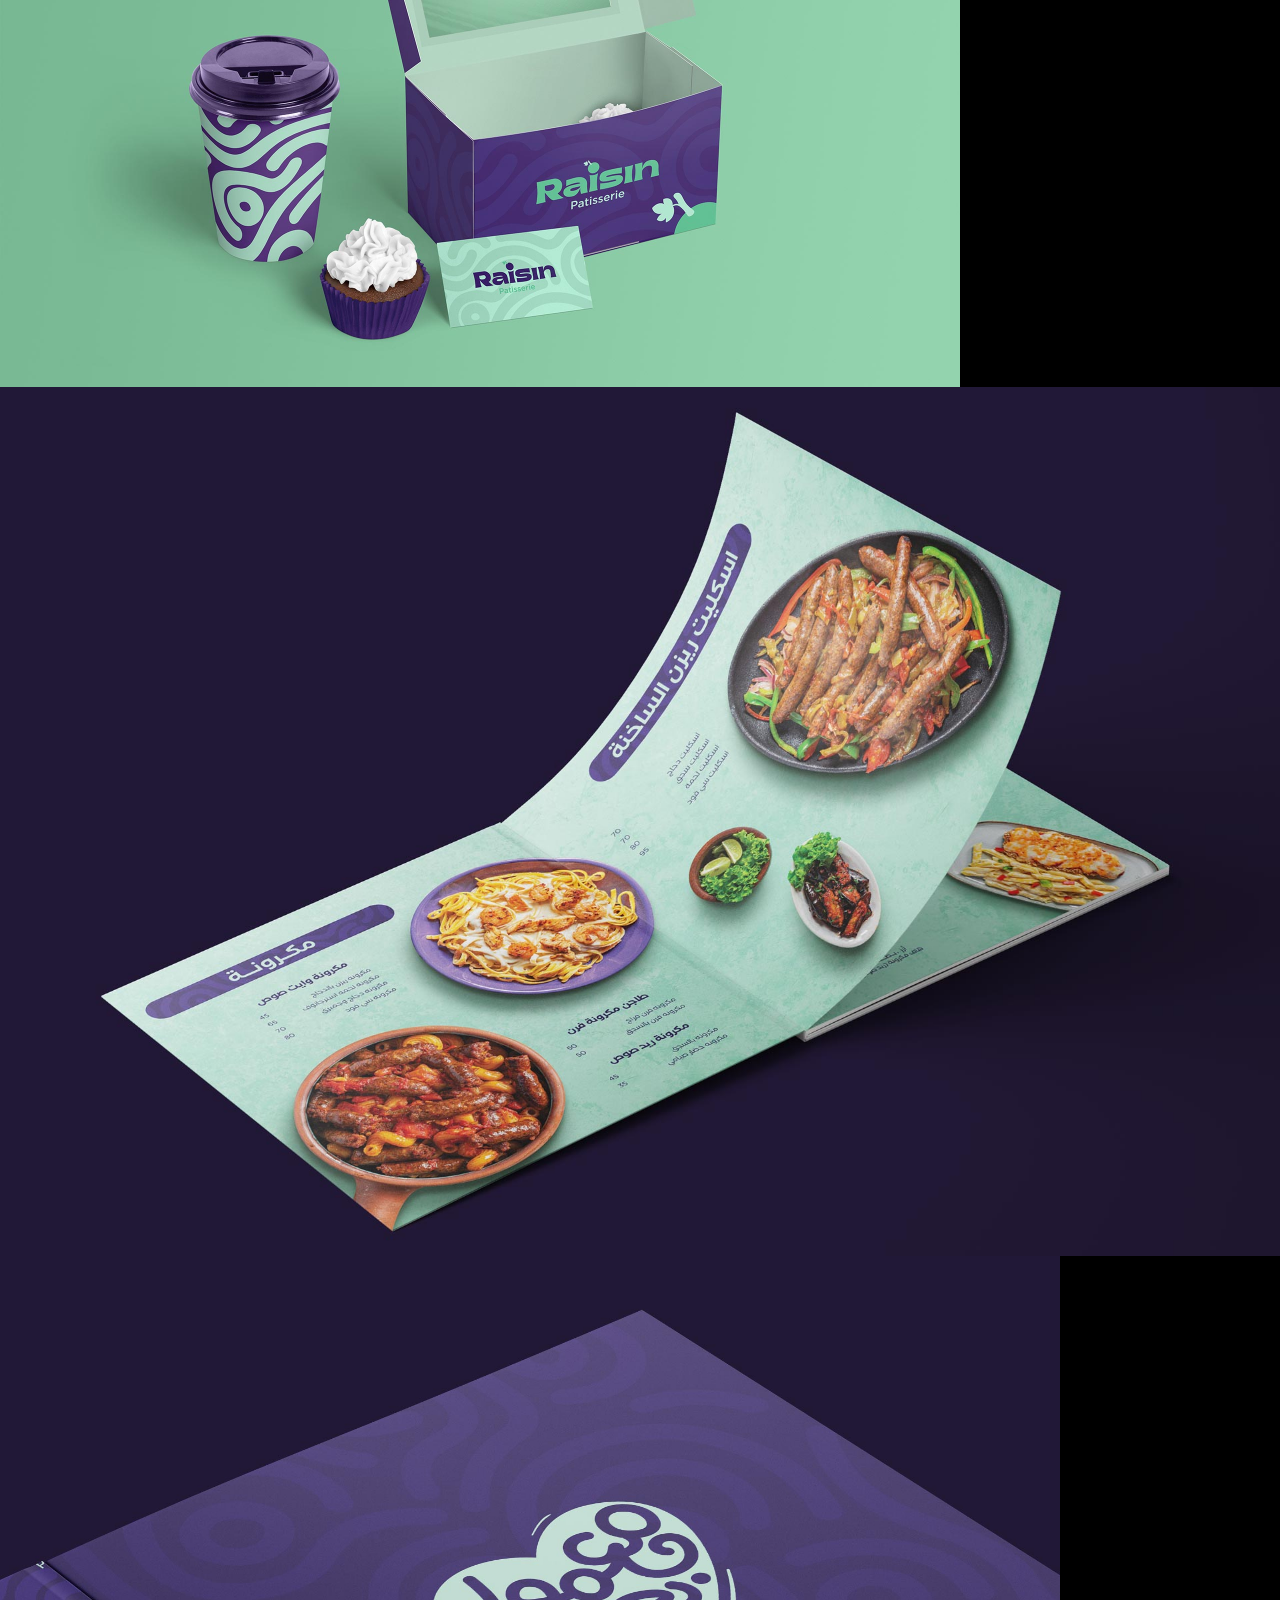
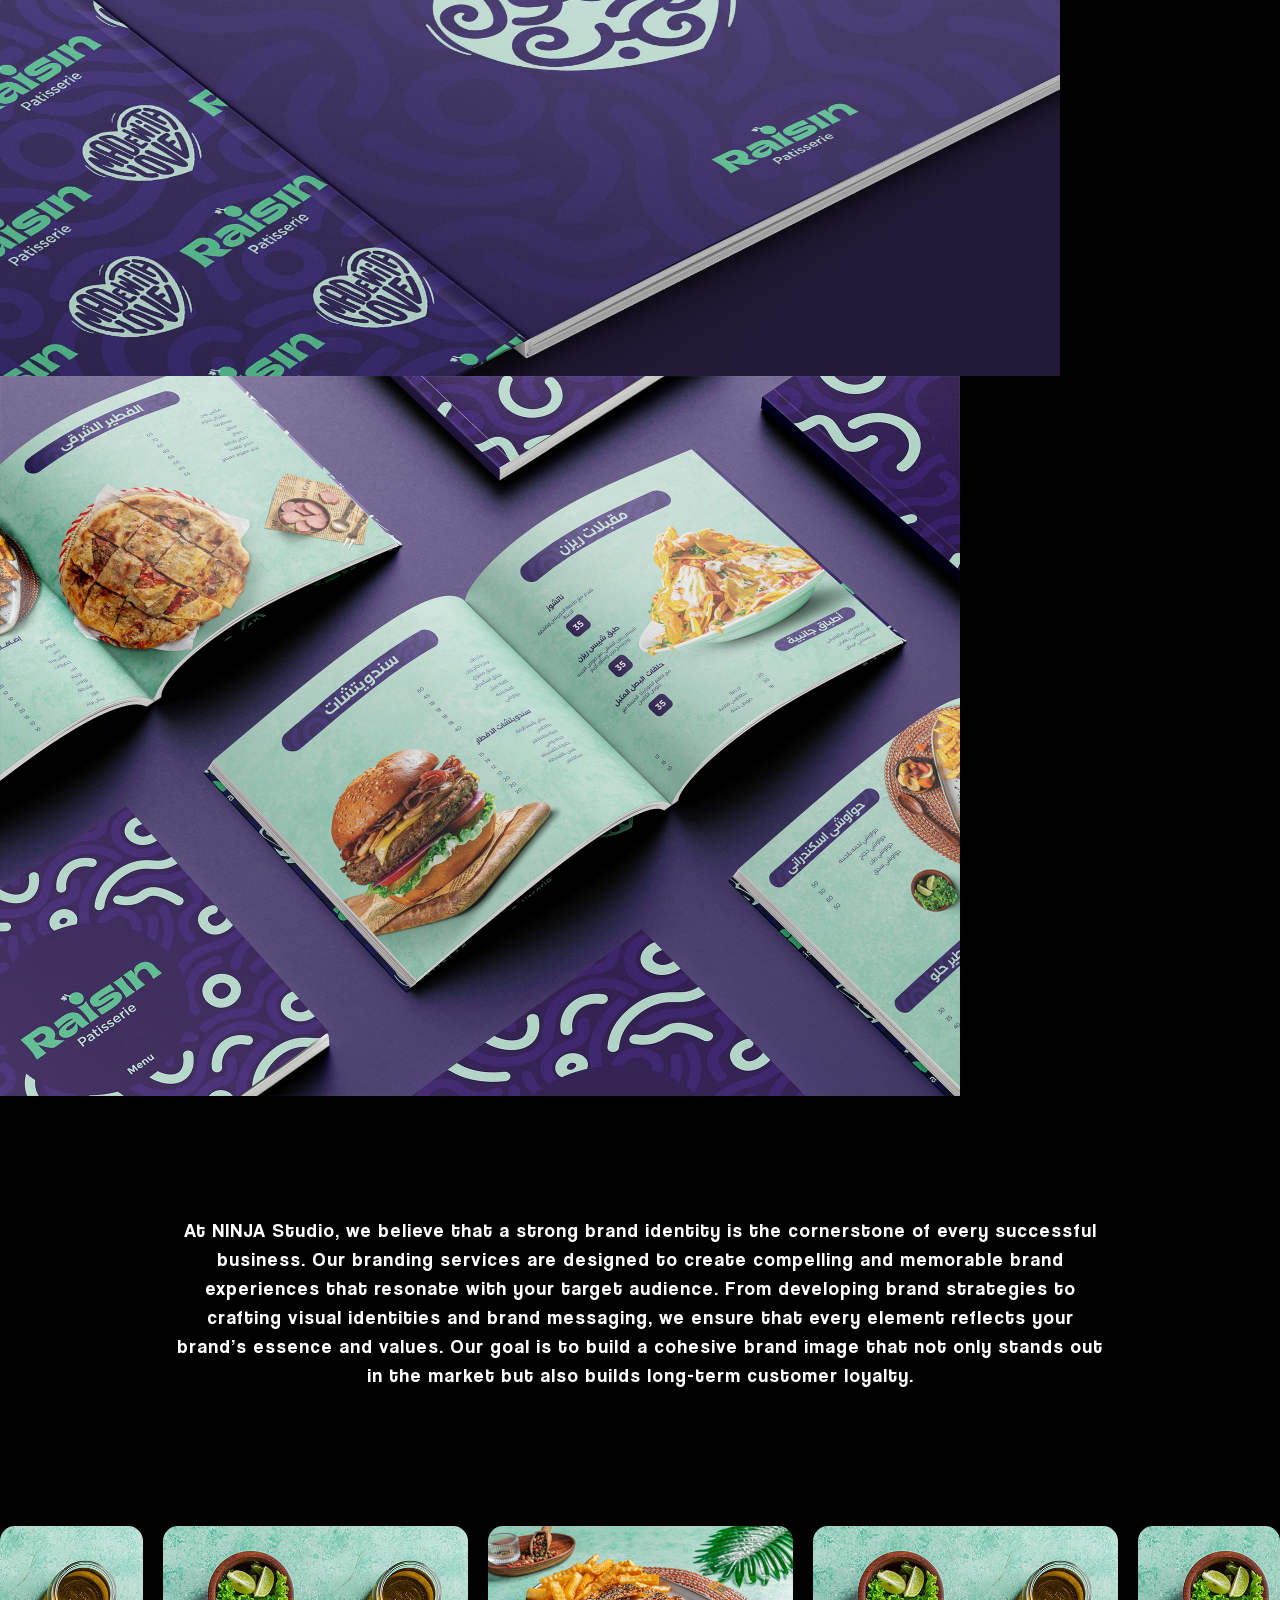
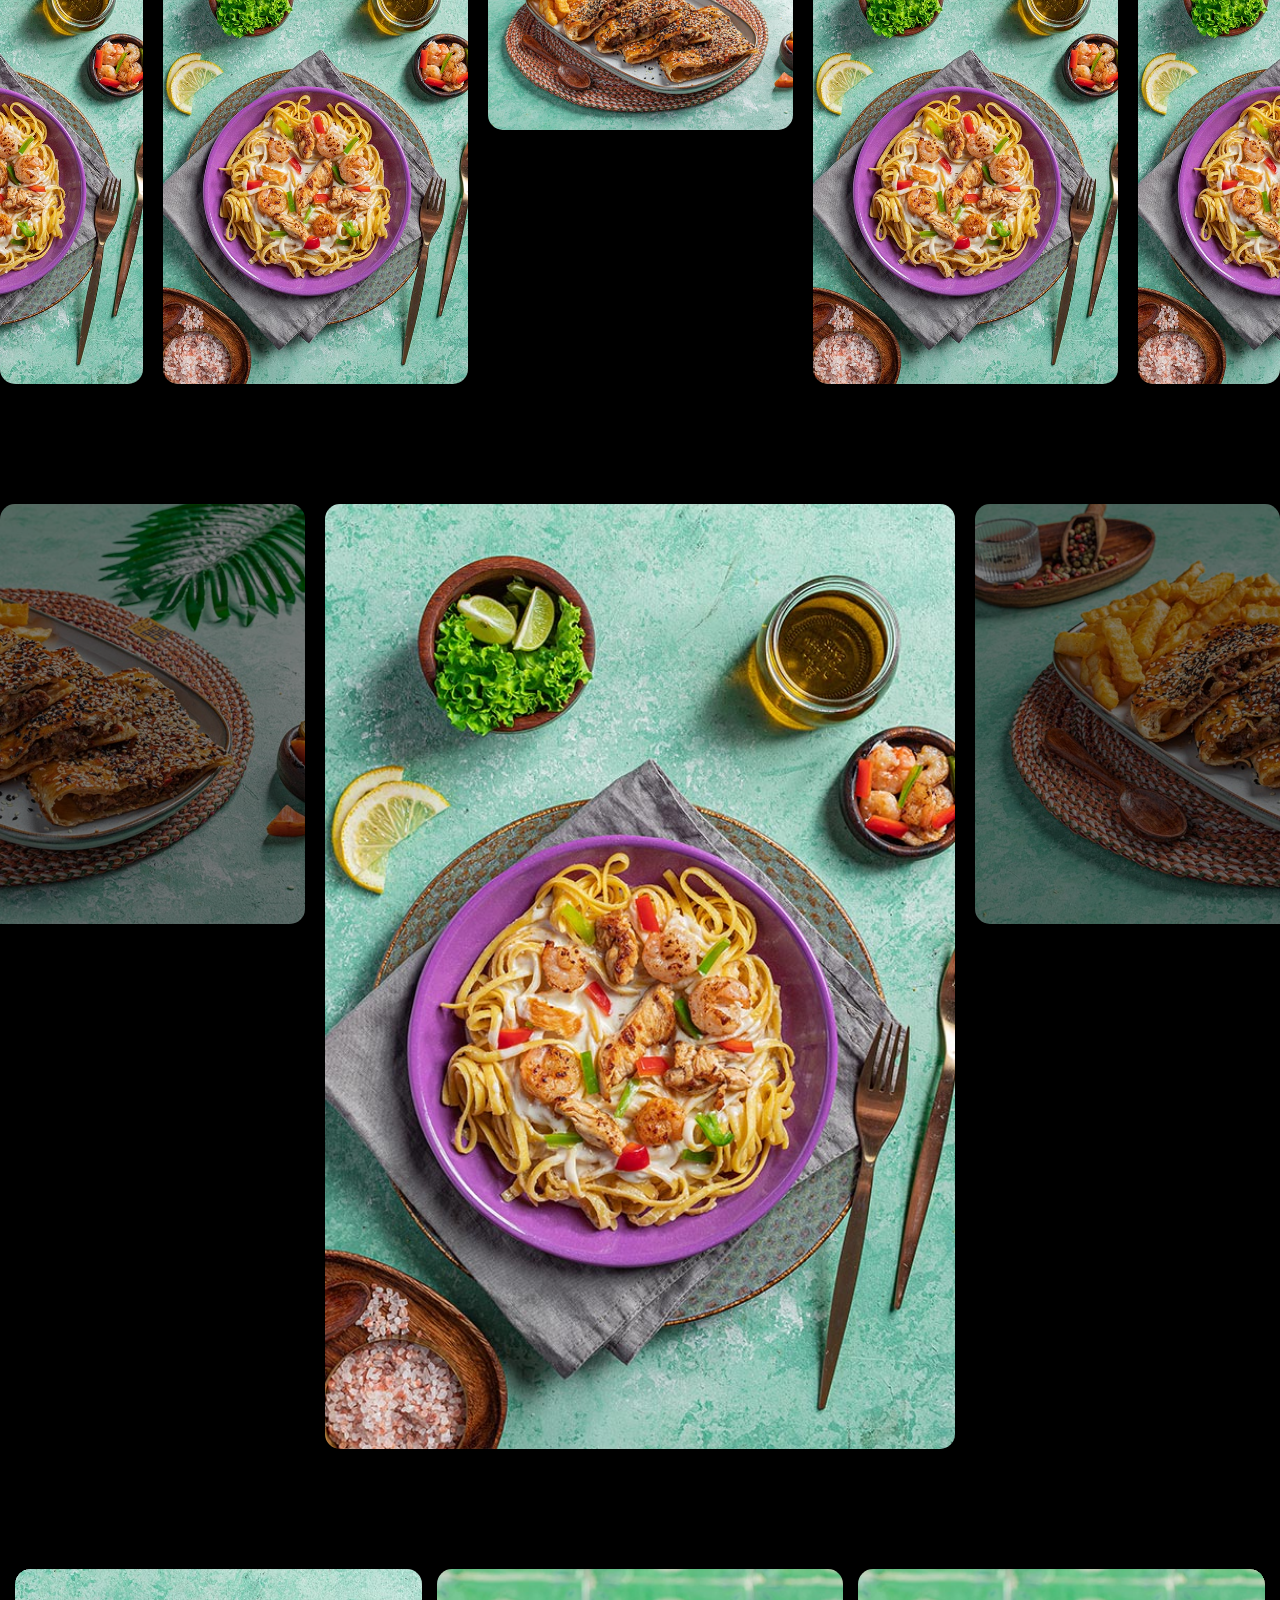
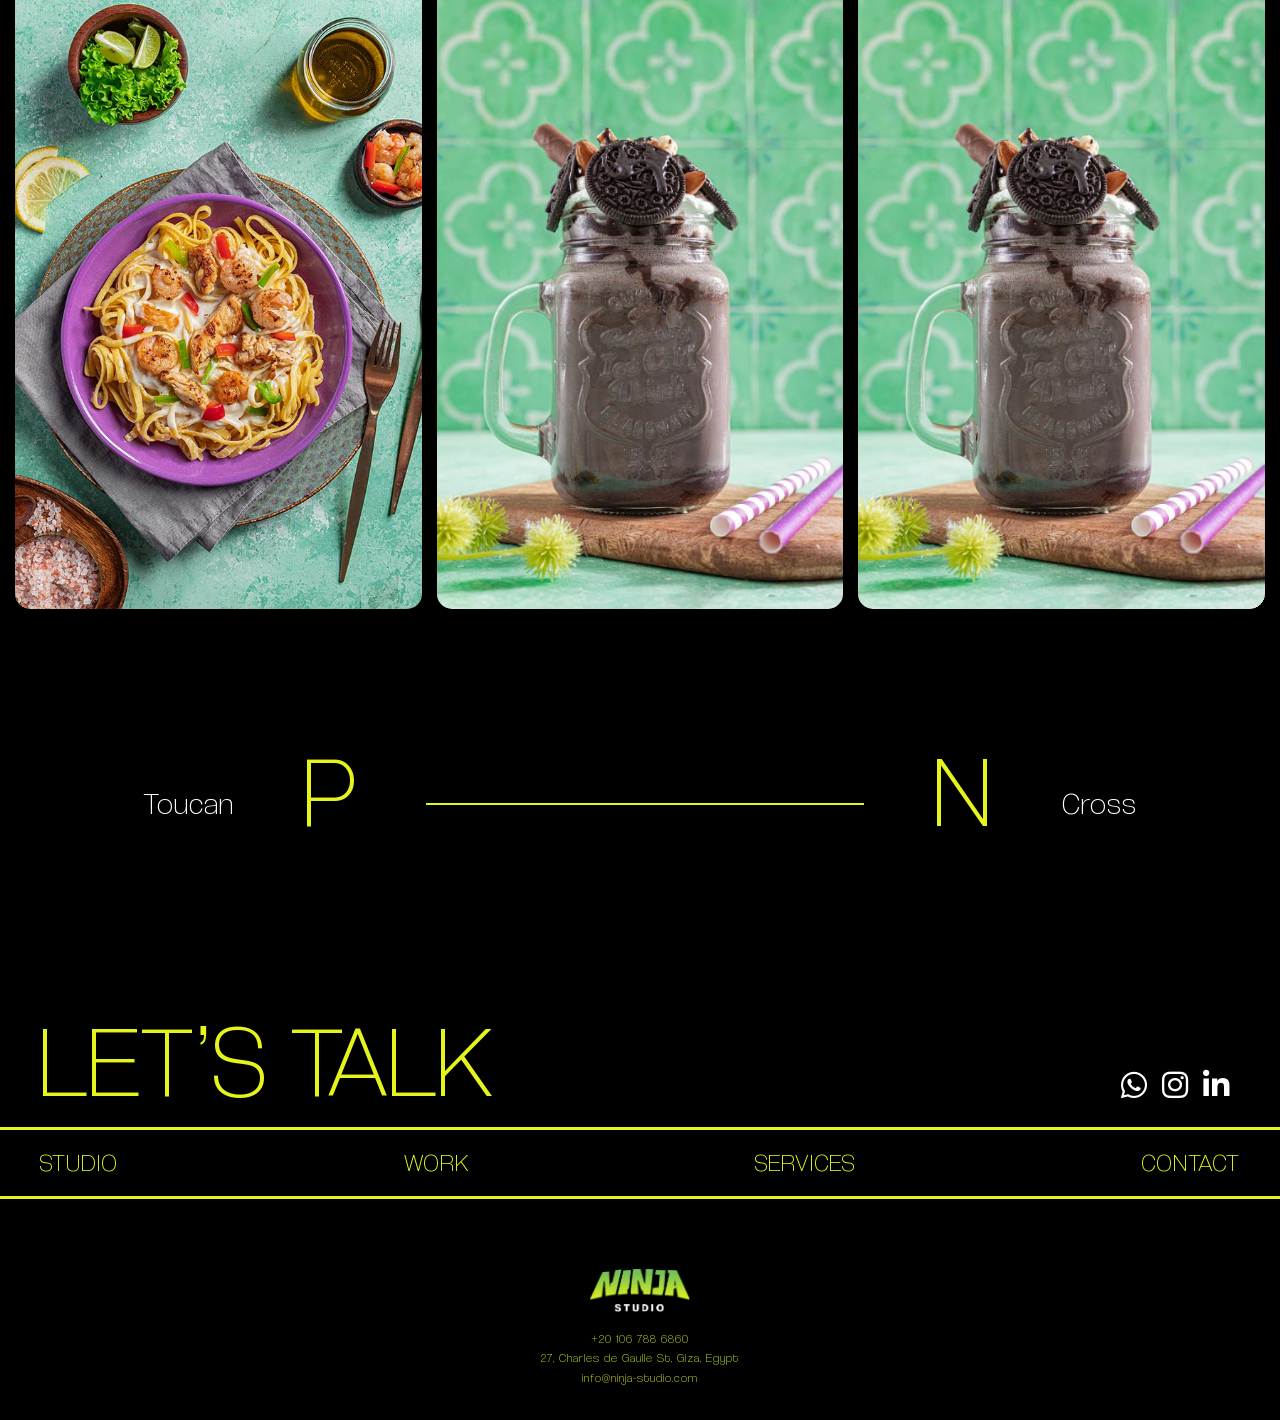
<file: studio-details.html>
<!doctype html>
<html lang="en">

<head>
    <!-- Required meta tags -->
    <meta charset="utf-8">
    <meta name="viewport" content="width=device-width, initial-scale=1, shrink-to-fit=no">
    <link rel="shortcut icon" href="img/logo.png" type="image/x-icon">
    <title>NINJA</title>
    <!-- Bootstrap CSS -->
    <link rel="stylesheet" href="css/bootstrap.min.css">
    <!-- <link rel="stylesheet" href="css/bootstrap-rtl.css"> -->
    <!--icon font css-->
    <link rel="stylesheet" href="vendors/themify-icon/themify-icons.css">
    <link rel="stylesheet" href="vendors/font-awesome/css/all.min.css">
    <link rel="stylesheet" href="vendors/elagent/style.css">
    <link rel="stylesheet" href="vendors/flaticon/flaticon.css">
    <link rel="stylesheet" href="vendors/animation/animate.min.css">
    <link rel="stylesheet" href="vendors/owl-carousel/assets/owl.carousel.min.css">
    <link rel="stylesheet" href="https://cdnjs.cloudflare.com/ajax/libs/OwlCarousel2/2.3.4/assets/owl.theme.default.min.css">
    <link rel="stylesheet" href="vendors/lightGallery-master/dist/css/lightgallery.min.css">
    <link rel="stylesheet" href="css/style.css">
    <link rel="stylesheet" href="css/responsive.css">
</head>

<body>
    <div class="body_wrapper">
        <!-- start page loader -->
        <div class="loader0">
        </div>
        <!-- end page loader -->
        <!-- Start nav header -->
        <header id="header" class="navbar_pages">
            <div class="container-fluid">
                <nav class="nav">
                    <div class="social">
                        <ul class="list-inline">
                            <li><a href="#"><i class="fa-brands fa-whatsapp"></i></a></li>
                            <li><a href="#"><i class="fa-brands fa-instagram"></i></a></li>
                            <li><a href="#"><i class="fa-brands fa-linkedin-in"></i></a></li>
                        </ul>
                    </div>
                    <div class="logo">
                        <a href="index.html"> <img src="img/logo.png" alt="logo"></a>
                    </div>
                    <button class="toggle-menu">
                        <div class="toggle-icon"> <span></span></div>
                        <span>menu</span>
                    </button>
                </nav>
            </div>
        </header>
        <div id="menu" class="">
            <nav class="main-nav">
                <ul>
                    <li>
                        <a href="index.html">
                            HOME
                        </a>
                    </li>
                    <li>
                        <a href="studio.html">
                            STUDIO
                        </a>
                    </li>

                    <li>
                        <a href="work.html">
                            WORK
                        </a>
                    </li>
                    <li>
                        <a href="services.html">
                            SERVICES
                        </a>
                    </li>
                    <li>
                        <a href="contact.html">
                            CONTACT
                        </a>
                    </li>

                </ul>
            </nav>
            <footer class="menu-footer">
                <nav class="footer-nav">
                    <ul class="list-inline">
                        <li><a href="#"><i class="fa-brands fa-whatsapp"></i></a></li>
                        <li><a href="#"><i class="fa-brands fa-instagram"></i></a></li>
                        <li><a href="#"><i class="fa-brands fa-linkedin-in"></i></a></li>
                    </ul>
                </nav>
            </footer>
        </div>
        <!-- end header-top -->
         <!-- start top page -->
          <section class="hero-studio mt_80" style="background: url(img/project-cover.png) center center / cover no-repeat;"></section>
         <!-- end top page -->
             <!-- start service-info-1 -->
             <section class="service-info-2 studio-info p-120">
                <div class="serv-text">
                    <div class="container">
                        <div class="row justify-content-center">
                           <div class="col-xl-9 col-lg-11 col-md-12 col-12">
                                <div class="serv-details m-0">
                                    <div class="row">
                                        <div class="col-lg-4 col-md-4 col-12">
                                            <div class="serv-info text-center">
                                                <h5>Category</h5>
                                                <p class="p-style">
                                                    Branding, Packaging,
                                                    & Photography 
                                                </p>
                                            </div>
                                        </div>
                                        <div class="col-lg-4 col-md-4 col-12">
                                            <div class="serv-info text-center">
                                                <h5>Year</h5>
                                                <p class="p-style">
                                                    2020
                                                </p>
                                            </div>
                                        </div>
                                        <div class="col-lg-4 col-md-4 col-12">
                                            <div class="serv-info text-center">
                                                <h5>Industry</h5>
                                                <p class="p-style">
                                                    Food & Beverage
                                                </p>
                                            </div>
                                        </div>
                                    </div>
                                </div>
                                <p class="p-serv text-center">
                                    At NINJA Studio, we believe that a strong brand identity is the cornerstone of every successful business. Our branding services are designed to create compelling and memorable brand experiences that resonate with your target audience. From developing brand strategies to crafting visual identities and brand messaging, we ensure that every element reflects your brand’s essence and values. Our goal is to build a cohesive brand image that not only stands out in the market but also builds long-term customer loyalty.
                                </p>
                           </div>
                        </div>
                    </div>
                </div>
              </section>
             <!-- end service-info-1 -->  
              <!-- start studio image -->
               <section class="studio-img">
                    <div class="st-img-details">
                        <img src="img/Raisin 01.png" class="img-fluid">
                    </div>
                    <div class="st-img-details st-50">
                        <img src="img/Raisin-020.png" class="img-fluid">
                    </div>
                    <div class="st-img-details st-50">
                        <img src="img/Raisin-021.png" class="img-fluid">
                    </div>
                    <div class="st-img-details">
                        <img src="img/Raisin-024.png" class="img-fluid">
                    </div>
                    <div class="st-img-details st-50">
                        <img src="img/Raisin-023.png" class="img-fluid">
                    </div>
                    <div class="st-img-details st-50">
                        <img src="img/Raisin-019.png" class="img-fluid">
                    </div>
               </section>
              <!-- end studio image -->
               <div class="p-center">
                <div class="container">
                    <div class="row justify-content-center">
                        <div class="col-lg-9 col-md-12">
                            <p class="p-serv text-center p-120">
                                At NINJA Studio, we believe that a strong brand identity is the cornerstone of every successful business. Our branding services are designed to create compelling and memorable brand experiences that resonate with your target audience. From developing brand strategies to crafting visual identities and brand messaging, we ensure that every element reflects your brand’s essence and values. Our goal is to build a cohesive brand image that not only stands out in the market but also builds long-term customer loyalty.
                            </p>
                        </div>
                    </div>
                </div>
               </div>
               <!-- start img slider -->
                <section class="studio-slider">
                    <div class="img-slider owl-carousel">
                        <div class="item">
                            <img src="img/Raisin-03.png" class="img-fluid">
                        </div>
                        <div class="item">
                            <img src="img/Raisin-011.png" class="img-fluid">
                        </div>
                        <div class="item">
                            <img src="img/Raisin-03.png" class="img-fluid">
                        </div>
                        <div class="item">
                            <img src="img/Raisin-03.png" class="img-fluid">
                        </div>
                         <div class="item">
                            <img src="img/Raisin-03.png" class="img-fluid">
                        </div>
                         <div class="item">
                            <img src="img/Raisin-03.png" class="img-fluid">
                        </div>
                        
                    </div>
                </section>
               <!-- end img slider -->
                 <!-- start img slider -->
                <section class="studio-slider p-120">
                    <div class="img-slider2 owl-carousel">
                        <div class="item">
                            <img src="img/Raisin-03.png" class="img-fluid">
                        </div>
                        <div class="item">
                            <img src="img/Raisin-011.png" class="img-fluid">
                        </div>
                        <div class="item">
                            <img src="img/Raisin-011.png" class="img-fluid">
                        </div>
                        <div class="item">
                            <img src="img/Raisin-011.png" class="img-fluid">
                        </div>
                         <div class="item">
                            <img src="img/Raisin-011.png" class="img-fluid">
                        </div>
                         <div class="item">
                            <img src="img/Raisin-011.png" class="img-fluid">
                        </div>
                        
                    </div>
                </section>
               <!-- end img slider -->
                  <!-- start img slider -->
                <section class="studio-slider pb-120">
                 <div class="container">
                    <div class="img-slider3 owl-carousel">
                        <div class="item">
                            <img src="img/Raisin-03.png" class="img-fluid">
                        </div>
                        <div class="item">
                            <img src="img/Raisin-06.png" class="img-fluid">
                        </div>
                        <div class="item">
                            <img src="img/Raisin-06.png" class="img-fluid">
                        </div>
                        <div class="item">
                            <img src="img/Raisin-06.png" class="img-fluid">
                        </div>
                         <div class="item">
                            <img src="img/Raisin-06.png" class="img-fluid">
                        </div>
                         <div class="item">
                            <img src="img/Raisin-06.png" class="img-fluid">
                        </div>
                        
                    </div>
                 </div>
                </section>
               <!-- end img slider -->
                <section class="Pagination pb-120">
                    <div class="container">
                        <div class="Pagination-letter">
                                <p>Toucan</p>
                                <h3>P</h3>
                            <div class="pagn-line"></div>
                            <h3>N</h3>
                                <p>Cross</p>
                        </div>
                    </div>
                </section>
                
        <!--start footer-->
        <footer class="footer">
            <!-- start sec footer -->
            <div class="sec-footer">
                <div class="container-fluid">
                    <div class="ft-head">
                        <h1>Let’s Talk</h1>
                        <div class="social">
                            <ul class="list-inline">
                                <li><a href="#"><i class="fa-brands fa-whatsapp"></i></a></li>
                                <li><a href="#"><i class="fa-brands fa-instagram"></i></a></li>
                                <li><a href="#"><i class="fa-brands fa-linkedin-in"></i></a></li>
                            </ul>
                        </div>
                    </div>
                </div>
                <div class="ft-menu">
                    <div class="container-fluid">
                        <div class="list-menu">
                            <a href="#">Studio</a>
                            <a href="#">Work</a>
                            <a href="#">Services</a>
                            <a href="#">Contact</a>
                        </div>
                    </div>
                </div>
            </div>
            <!-- end sec footer -->
            <div class="bt-footer">
                <div class="container-fluid">
                    <div class="row justify-content-center text-center">
                        <div class="col-6">
                            <div class="bt-details">
                                <img src="img/logo.png" alt="logo" width="100">
                                <h6><a href="#">+20 106 788 6860</a></h6>
                                <h6>27, Charles de Gaulle St, Giza, Egypt</h6>
                                <h6><a href="#">info@ninja-studio.com</a></h6>
                            </div>
                        </div>
                    </div>

                </div>
            </div>
        </footer>
    </div>
    <!-- jQuery first, then Popper.js, then Bootstrap JS -->
    <script src="js/jquery-3.3.1.min.js"></script>
    <script src="js/propper.js"></script>
    <script src="js/bootstrap.min.js"></script>
    <script src="vendors/wow/wow.min.js"></script>
    <script src="vendors/owl-carousel/owl.carousel.min.js"></script>
    <script src="vendors/lightGallery-master/dist/js/lightgallery-all.min.js"></script>
    <script src="vendors/gsap/ScrollTrigger.min.js"></script>
    <script src="vendors/gsap/TextPlugin.min.js"></script>
    <!-- <script src="https://player.vimeo.com/api/player.js"></script> -->
    <script src="js/main.js"></script>
</body>
</html>
</file>
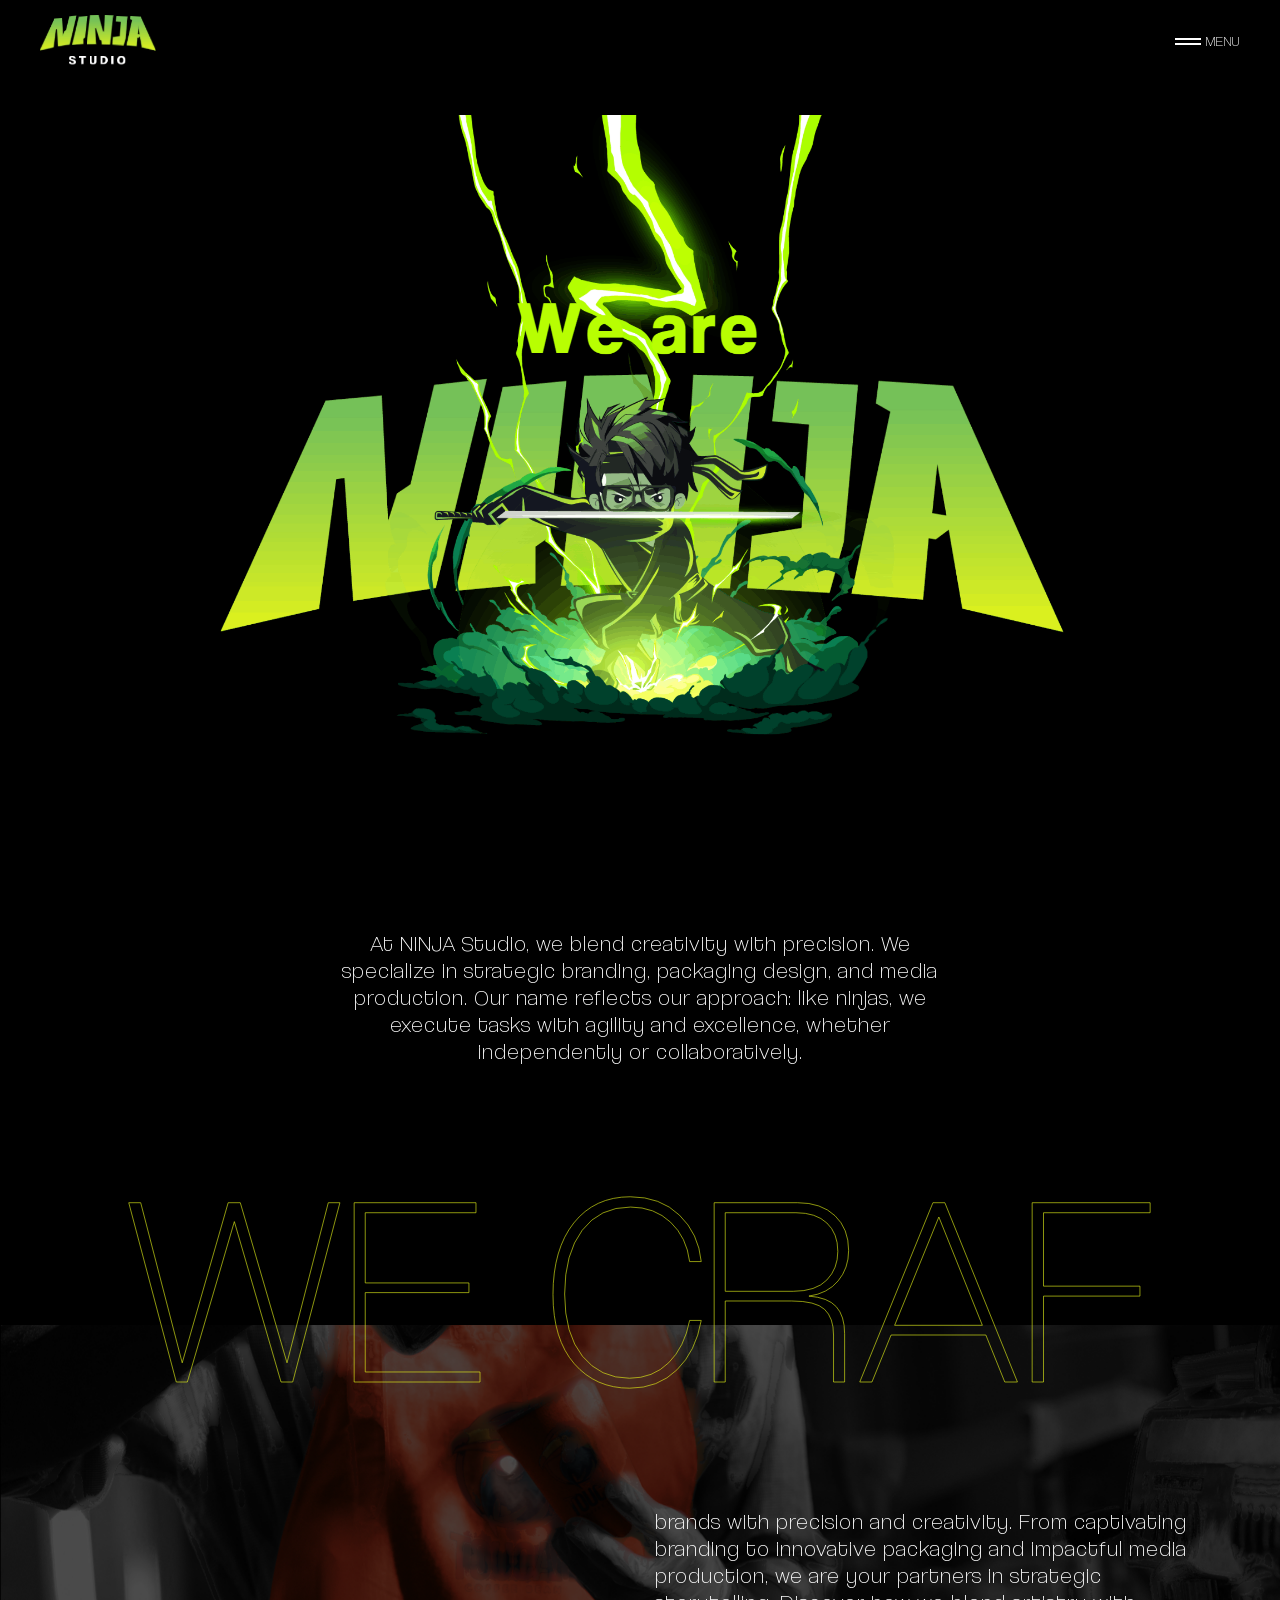
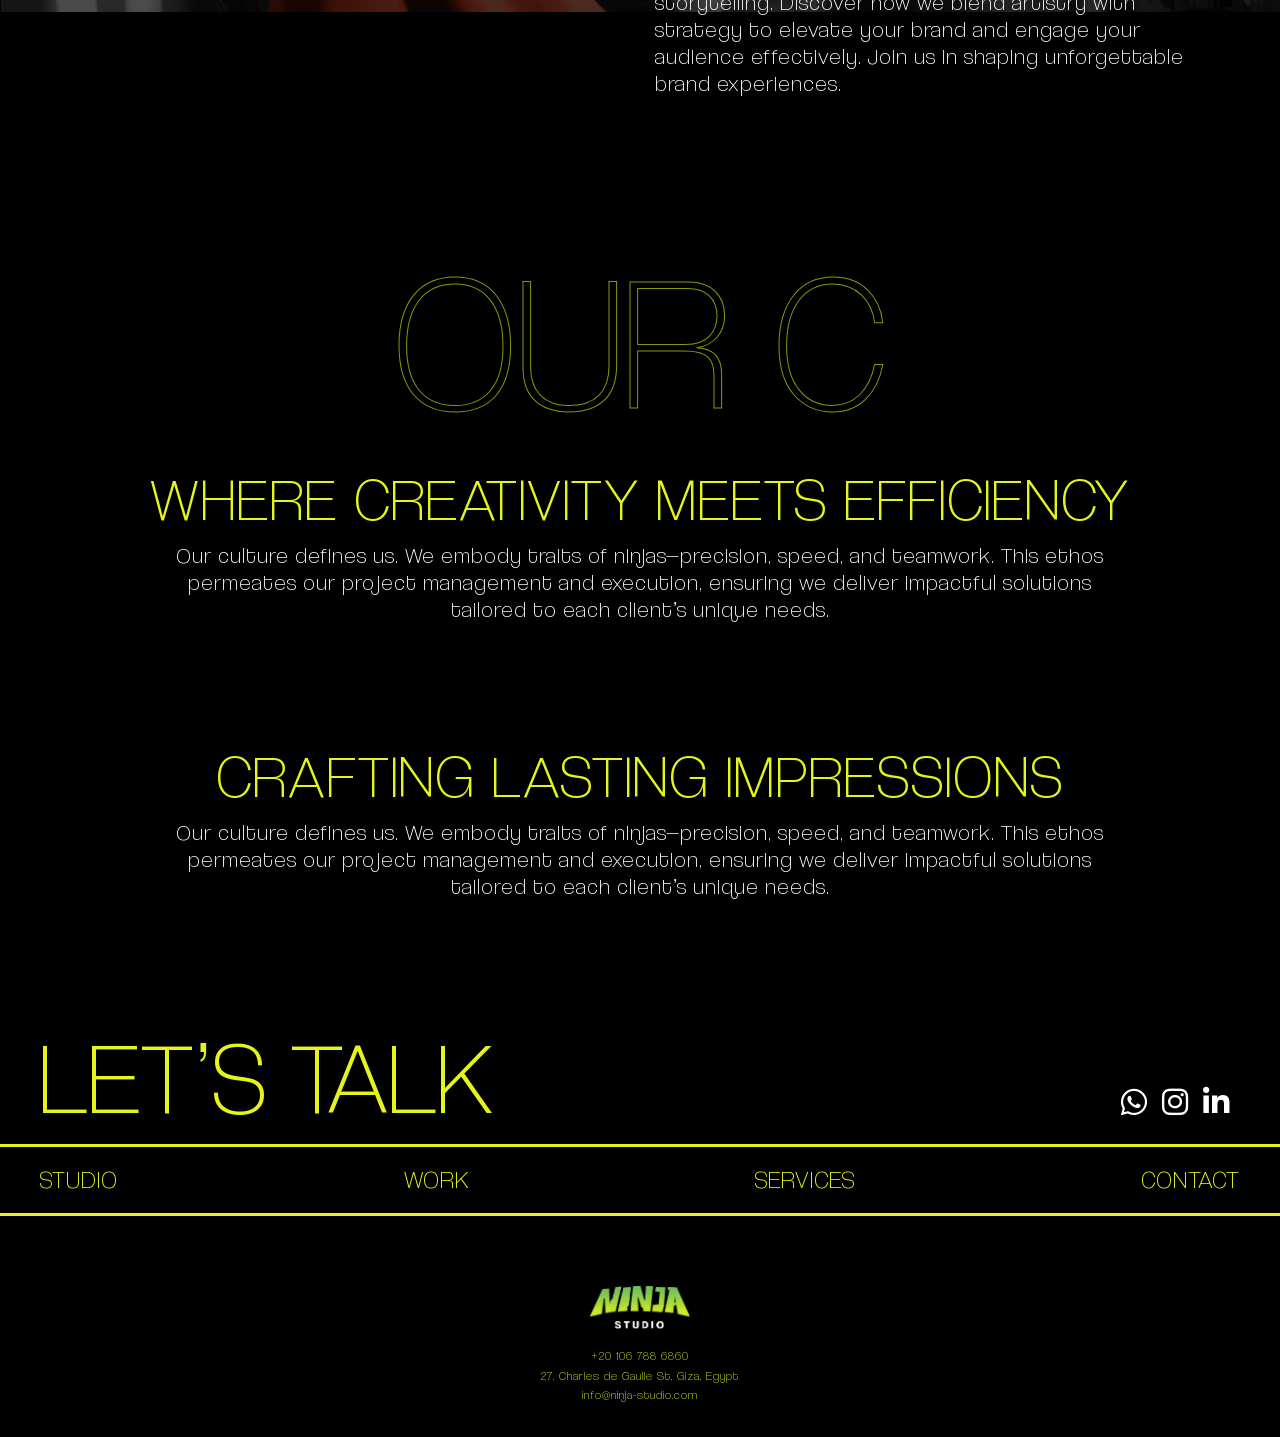
<file: studio.html>
<!doctype html>
<html lang="en">

<head>
    <!-- Required meta tags -->
    <meta charset="utf-8">
    <meta name="viewport" content="width=device-width, initial-scale=1, shrink-to-fit=no">
    <link rel="shortcut icon" href="img/logo.png" type="image/x-icon">
    <title>NINJA</title>
    <!-- Bootstrap CSS -->
    <link rel="stylesheet" href="css/bootstrap.min.css">
    <!-- <link rel="stylesheet" href="css/bootstrap-rtl.css"> -->
    <!--icon font css-->
    <link rel="stylesheet" href="vendors/themify-icon/themify-icons.css">
    <link rel="stylesheet" href="vendors/font-awesome/css/all.min.css">
    <link rel="stylesheet" href="vendors/elagent/style.css">
    <link rel="stylesheet" href="vendors/flaticon/flaticon.css">
    <link rel="stylesheet" href="vendors/animation/animate.min.css">
    <link rel="stylesheet" href="vendors/owl-carousel/assets/owl.carousel.min.css">
    <link rel="stylesheet" href="https://cdnjs.cloudflare.com/ajax/libs/OwlCarousel2/2.3.4/assets/owl.theme.default.min.css">
    <link rel="stylesheet" href="vendors/lightGallery-master/dist/css/lightgallery.min.css">
    <link rel="stylesheet" href="css/style.css">
    <link rel="stylesheet" href="css/responsive.css">
</head>

<body>
    <div class="body_wrapper">
        <!-- start page loader -->
        <div class="loader0">
        </div>
        <!-- end page loader -->
        <!-- Start nav header -->
        <header id="header" class="navbar_pages">
            <div class="container-fluid">
                <nav class="nav">
                    <div class="social">
                        <ul class="list-inline">
                            <li><a href="#"><i class="fa-brands fa-whatsapp"></i></a></li>
                            <li><a href="#"><i class="fa-brands fa-instagram"></i></a></li>
                            <li><a href="#"><i class="fa-brands fa-linkedin-in"></i></a></li>
                        </ul>
                    </div>
                    <div class="logo">
                        <a href="index.html"> <img src="img/logo.png" alt="logo"></a>
                    </div>
                    <button class="toggle-menu">
                        <div class="toggle-icon"> <span></span></div>
                        <span>menu</span>
                    </button>
                </nav>
            </div>
        </header>
        <div id="menu" class="">
            <nav class="main-nav">
                <ul>
                    <li>
                        <a href="index.html">
                            HOME
                        </a>
                    </li>
                    <li>
                        <a href="studio.html">
                            STUDIO
                        </a>
                    </li>

                    <li>
                        <a href="work.html">
                            WORK
                        </a>
                    </li>
                    <li>
                        <a href="services.html">
                            SERVICES
                        </a>
                    </li>
                    <li>
                        <a href="contact.html">
                            CONTACT
                        </a>
                    </li>

                </ul>
            </nav>
            <footer class="menu-footer">
                <nav class="footer-nav">
                    <ul class="list-inline">
                        <li><a href="#"><i class="fa-brands fa-whatsapp"></i></a></li>
                        <li><a href="#"><i class="fa-brands fa-instagram"></i></a></li>
                        <li><a href="#"><i class="fa-brands fa-linkedin-in"></i></a></li>
                    </ul>
                </nav>
            </footer>
        </div>
        <!-- end header-top -->
         <!-- start top page -->
          <!-- <section class="hero-top" style="background: url(img/CompositeLayer.png) center 70% / contain no-repeat;"></section> -->
           <section class="hero-top wow fadeInUp" data-wow-delay=".5s" data-wow-duration="1500ms">
            <div class="img-header"><img src="img/CompositeLayer.png" class="img-fluid"></div>
          </section>
         <!-- end top page -->
          <div class="container wow fadeInUp" data-wow-delay="0s" data-wow-duration="1500ms" >
            <div class="row justify-content-center">
                <div class="col-xl-6 col-lg-8 col-md-10 col-12">
                    <div class="work-text">
                        <p class="p-style text-center">
                            At NINJA Studio, we blend creativity with precision. We specialize in strategic branding,
                             packaging design, and media production. Our name reflects our approach: like ninjas,
                              we execute tasks with agility and excellence, whether independently or collaboratively.
                        </p>
                      </div>
                </div>
            </div>
         </div>
         <!-- start about-info-1 -->
          <section class="about-info-1">
            <div class="info1-img"><img src="img/Mask.png" class="img-fluid"></div>
            <div class="info1-text">
                <h3>We craft</h3>
                <div class="info1-p">
                    <div class="container">
                    <div class="row justify-content-end">
                        <div class="col-xl-6 col-lg-9 col-md-9 col-12">
                            <p class="p-style wow fadeInDown" data-wow-delay="0s" data-wow-duration="1500ms">
                                brands with precision and creativity.
                                From captivating branding to innovative packaging and impactful media production,
                                we are your partners in strategic storytelling. Discover how we blend artistry with
                                 strategy to elevate your brand and engage your audience effectively.
                                Join us in shaping unforgettable brand experiences.
                            </p>
                        </div>
                    </div>
                </div>
                </div>
            </div>
          </section>
         <!-- end about-info-1 -->
        <!-- start about-info-1 -->
          <section class="about-info-2 effect">
            <div class="info2-text">
                    <div class="container">
                        <h3>Our culture</h3>
                        <div class="wow fadeInUp" data-wow-delay=".5s" data-wow-duration="1500ms">
                        <h5>Where Creativity Meets Efficiency</h5>
                        <div class="row justify-content-center">
                            <div class="col-xl-9 col-lg-11 col-md-12 col-12 ">
                            <p class="p-style">
                                Our culture defines us. We embody traits of ninjas—precision, speed, and teamwork.
                                 This ethos permeates our project management and execution,
                                 ensuring we deliver impactful solutions tailored to each client’s unique needs.
                            </p>
                        </div>
                    </div>
                    </div>
                </div>
            </div>
          </section>
         <!-- end about-info-1 -->
        <!-- start about-info-1 -->
          <section class="about-info-2 effect-2">
            <div class="info2-text info22-text">
                    <div class="container">
                        <h3>Philosophy</h3>
                        <div class="wow fadeInUp" data-wow-delay="1s" data-wow-duration="1500ms">
                        <h5>Crafting Lasting Impressions</h5>
                        <div class="row justify-content-center">
                            <div class="col-xl-9 col-lg-11 col-md-12 col-12">
                            <p class="p-style">
                                Our culture defines us. We embody traits of ninjas—precision, speed, and teamwork.
                                 This ethos permeates our project management and execution,
                                  ensuring we deliver impactful solutions tailored to each client’s unique needs.
                            </p>
                        </div>
                    </div>
                    </div>
                </div>
            </div>
          </section>
         <!-- end about-info-1 -->

        <!--start footer-->
        <footer class="footer">
            <!-- start sec footer -->
            <div class="sec-footer">
                <div class="container-fluid">
                    <div class="ft-head">
                        <h1>Let’s Talk</h1>
                        <div class="social">
                            <ul class="list-inline">
                                <li><a href="#"><i class="fa-brands fa-whatsapp"></i></a></li>
                                <li><a href="#"><i class="fa-brands fa-instagram"></i></a></li>
                                <li><a href="#"><i class="fa-brands fa-linkedin-in"></i></a></li>
                            </ul>
                        </div>
                    </div>
                </div>
                <div class="ft-menu">
                    <div class="container-fluid">
                        <div class="list-menu">
                            <a href="#">Studio</a>
                            <a href="#">Work</a>
                            <a href="#">Services</a>
                            <a href="#">Contact</a>
                        </div>
                    </div>
                </div>
            </div>
            <!-- end sec footer -->
            <div class="bt-footer">
                <div class="container-fluid">
                    <div class="row justify-content-center text-center">
                        <div class="col-6">
                            <div class="bt-details">
                                <img src="img/logo.png" alt="logo" width="100">
                                <h6><a href="#">+20 106 788 6860</a></h6>
                                <h6>27, Charles de Gaulle St, Giza, Egypt</h6>
                                <h6><a href="#">info@ninja-studio.com</a></h6>
                            </div>
                        </div>
                    </div>

                </div>
            </div>
        </footer>
    </div>
    <!-- jQuery first, then Popper.js, then Bootstrap JS -->
   <script src="js/jquery-3.3.1.min.js"></script>
  <script src="js/propper.js"></script>
  <script src="js/bootstrap.min.js"></script>
  <script src="vendors/wow/wow.min.js"></script>
  <script src="vendors/owl-carousel/owl.carousel.min.js"></script>
  <script src="vendors/lightGallery-master/dist/js/lightgallery-all.min.js"></script>
  <script src="vendors/gsap/gsap.min.js"></script>
  <script src="vendors/gsap/ScrollTrigger.min.js"></script>
  <script src="vendors/gsap/TextPlugin.min.js"></script>
  <script src="https://player.vimeo.com/api/player.js"></script>
  <script src="js/main.js"></script>
</body>
</html>
</file>
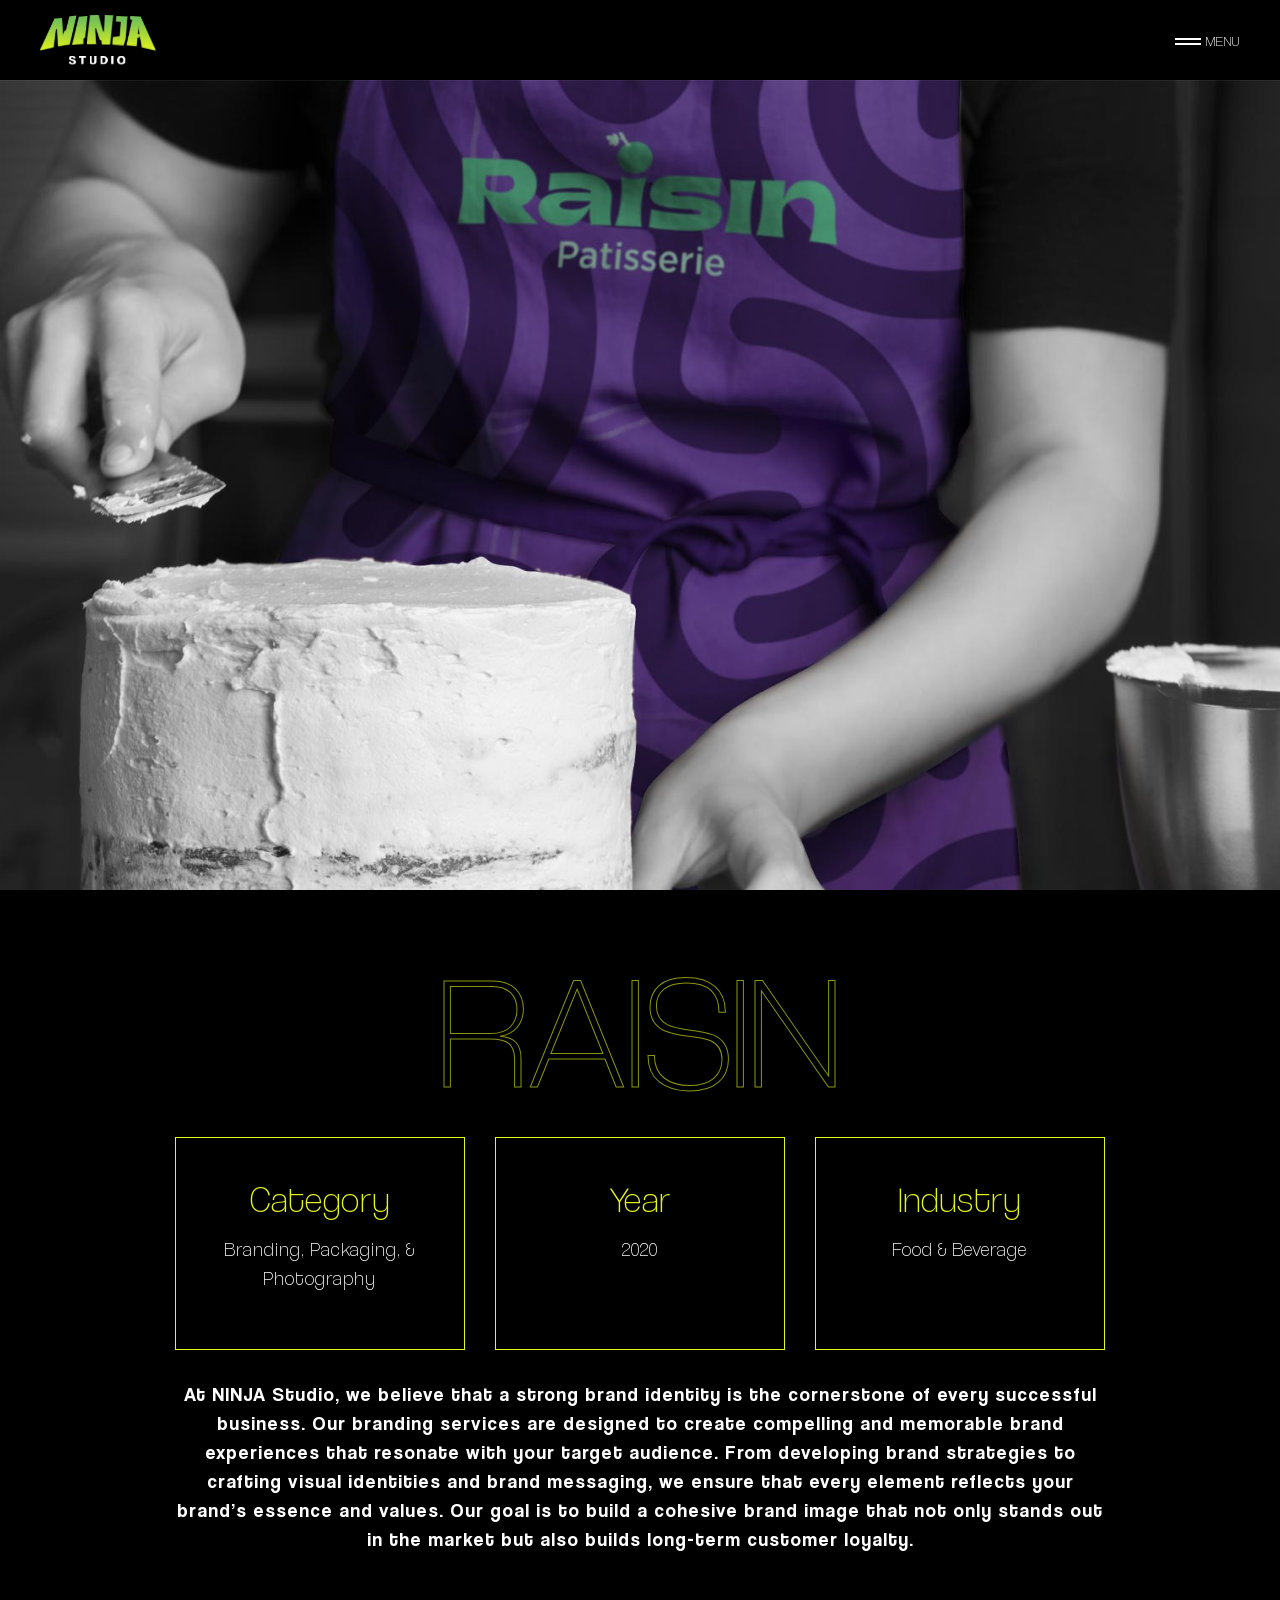
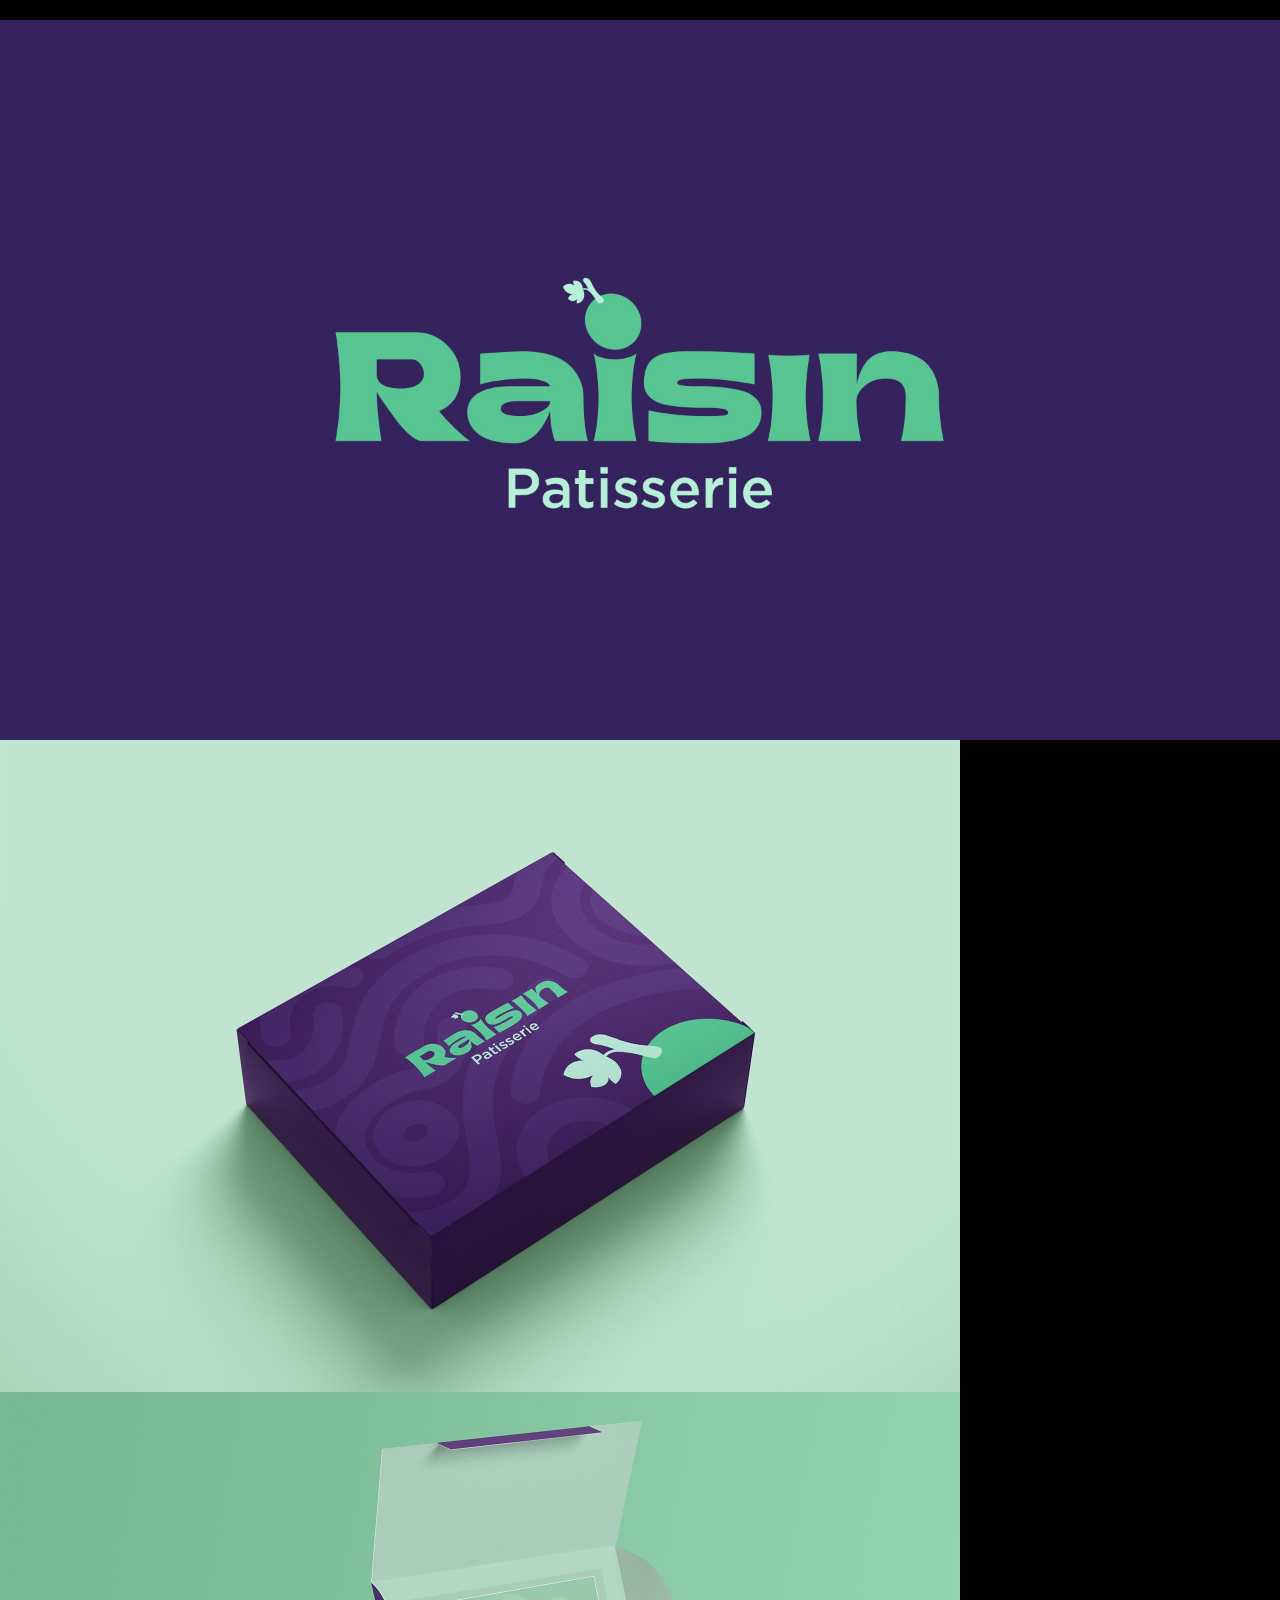
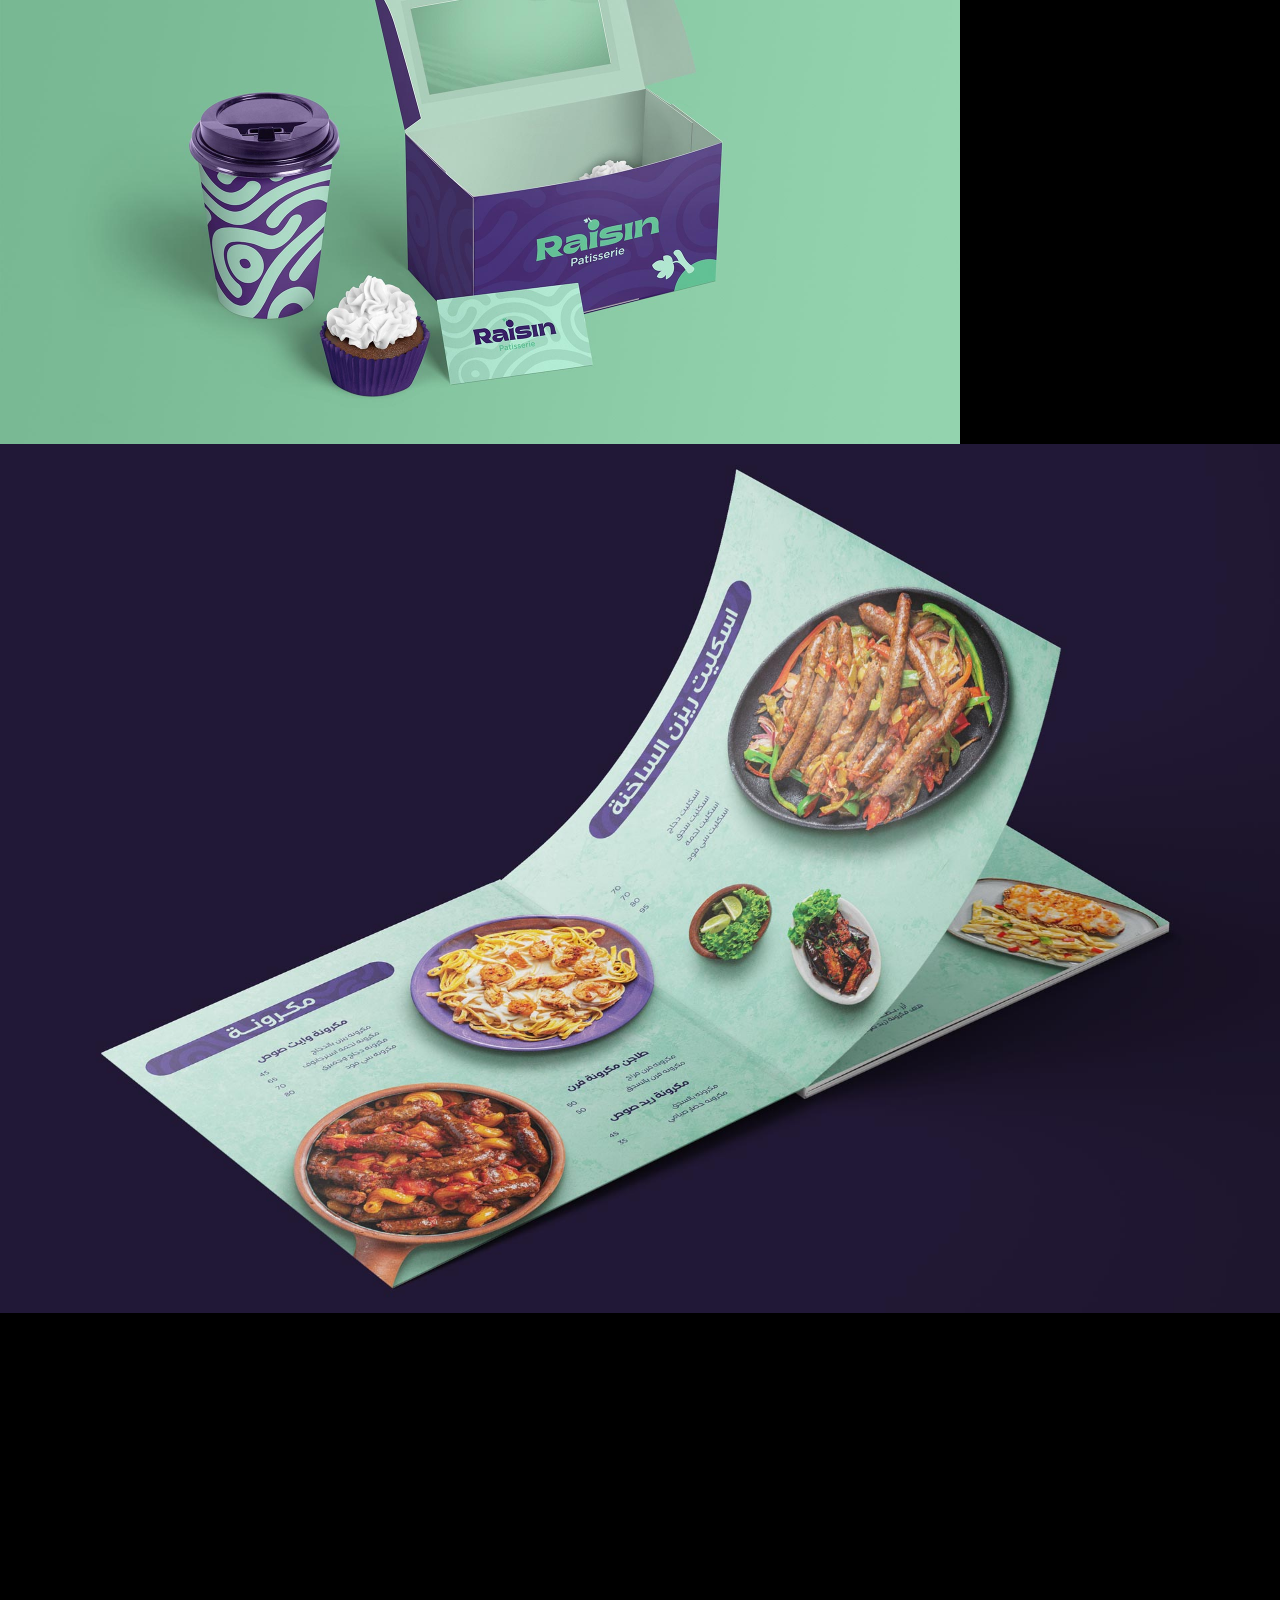
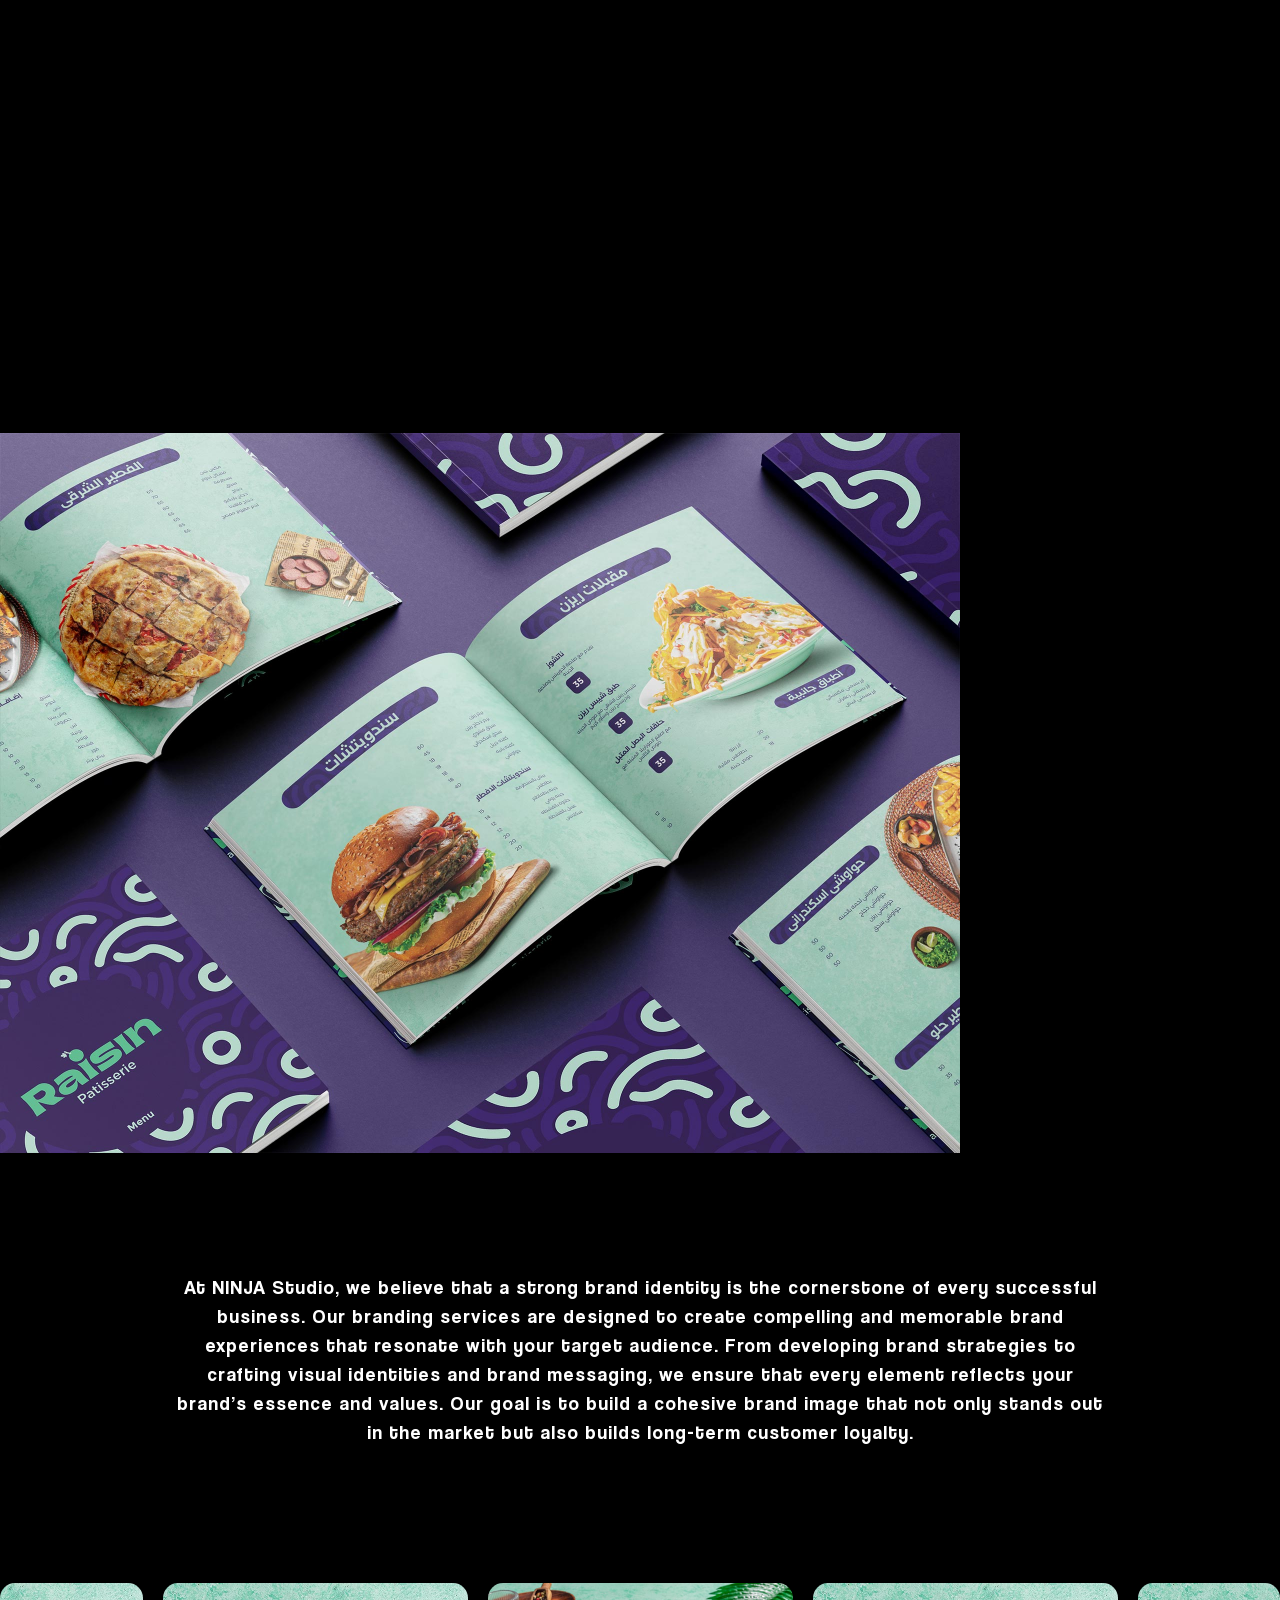
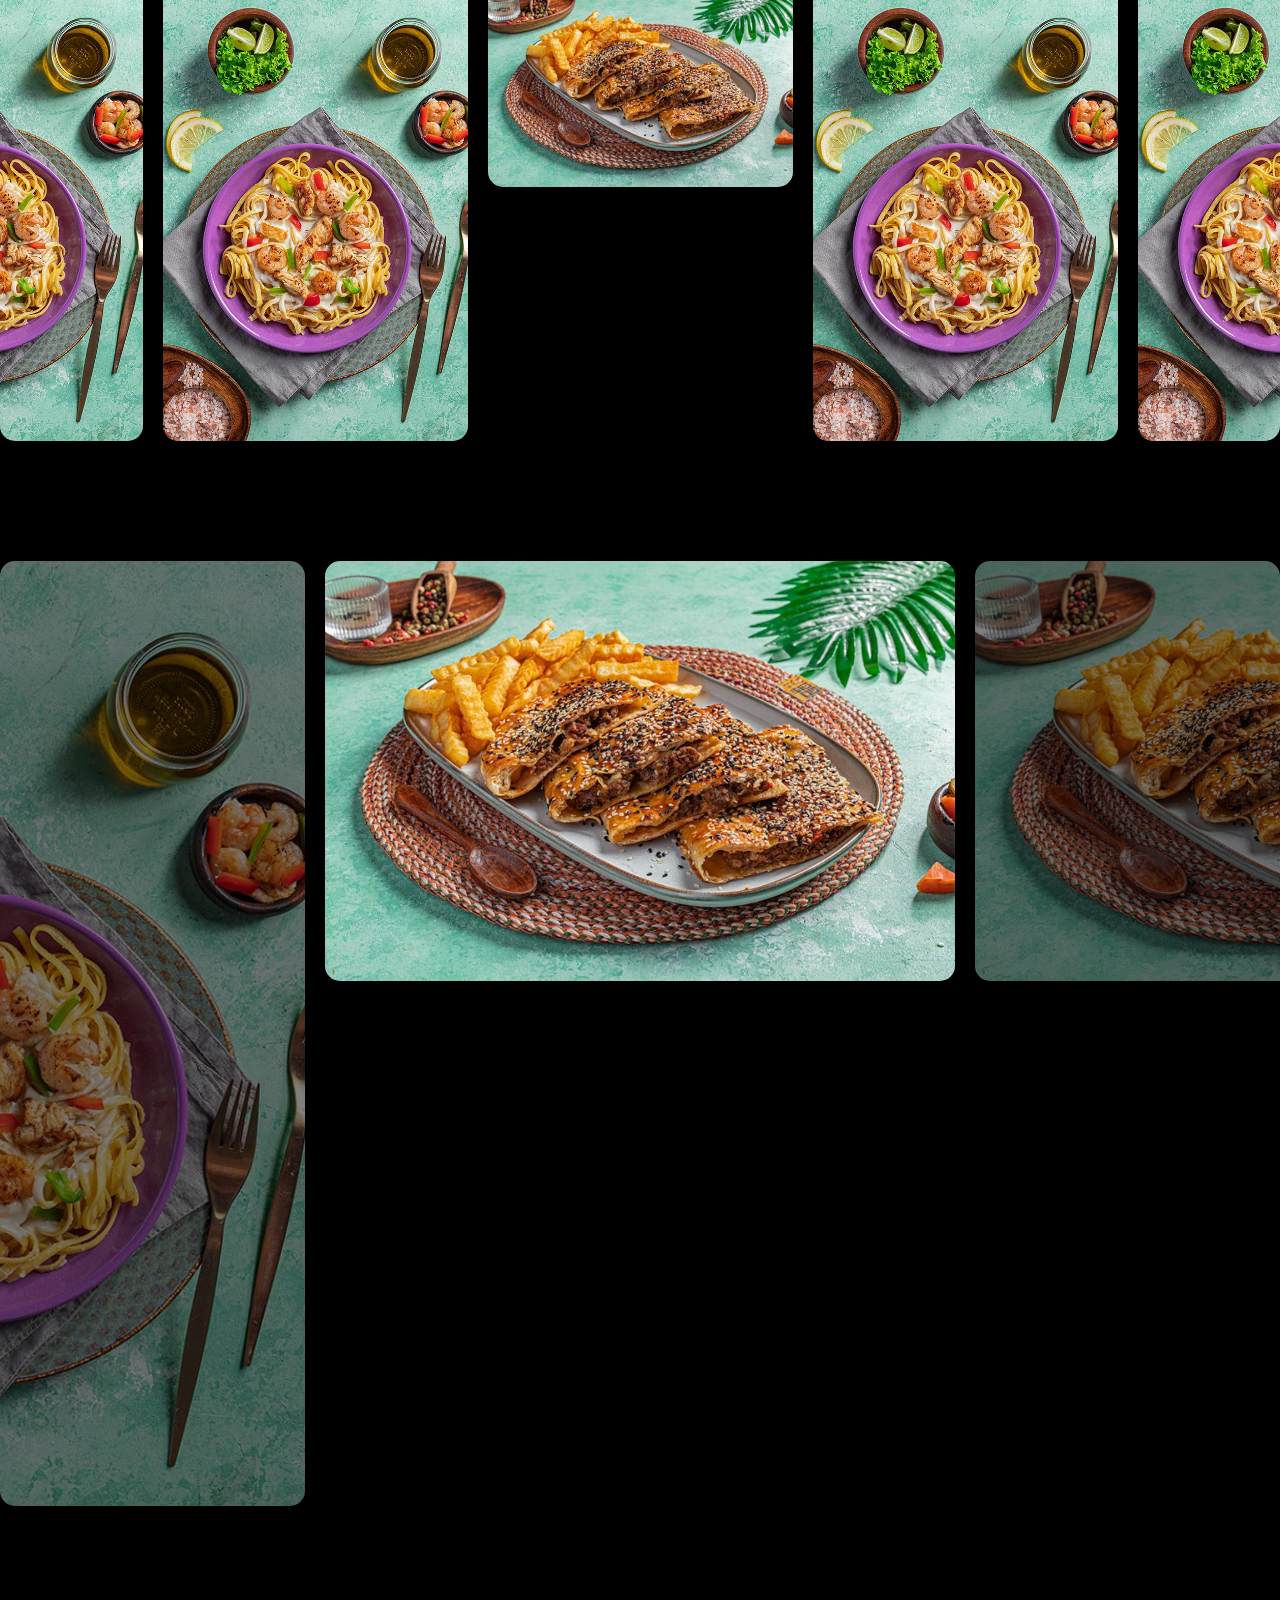
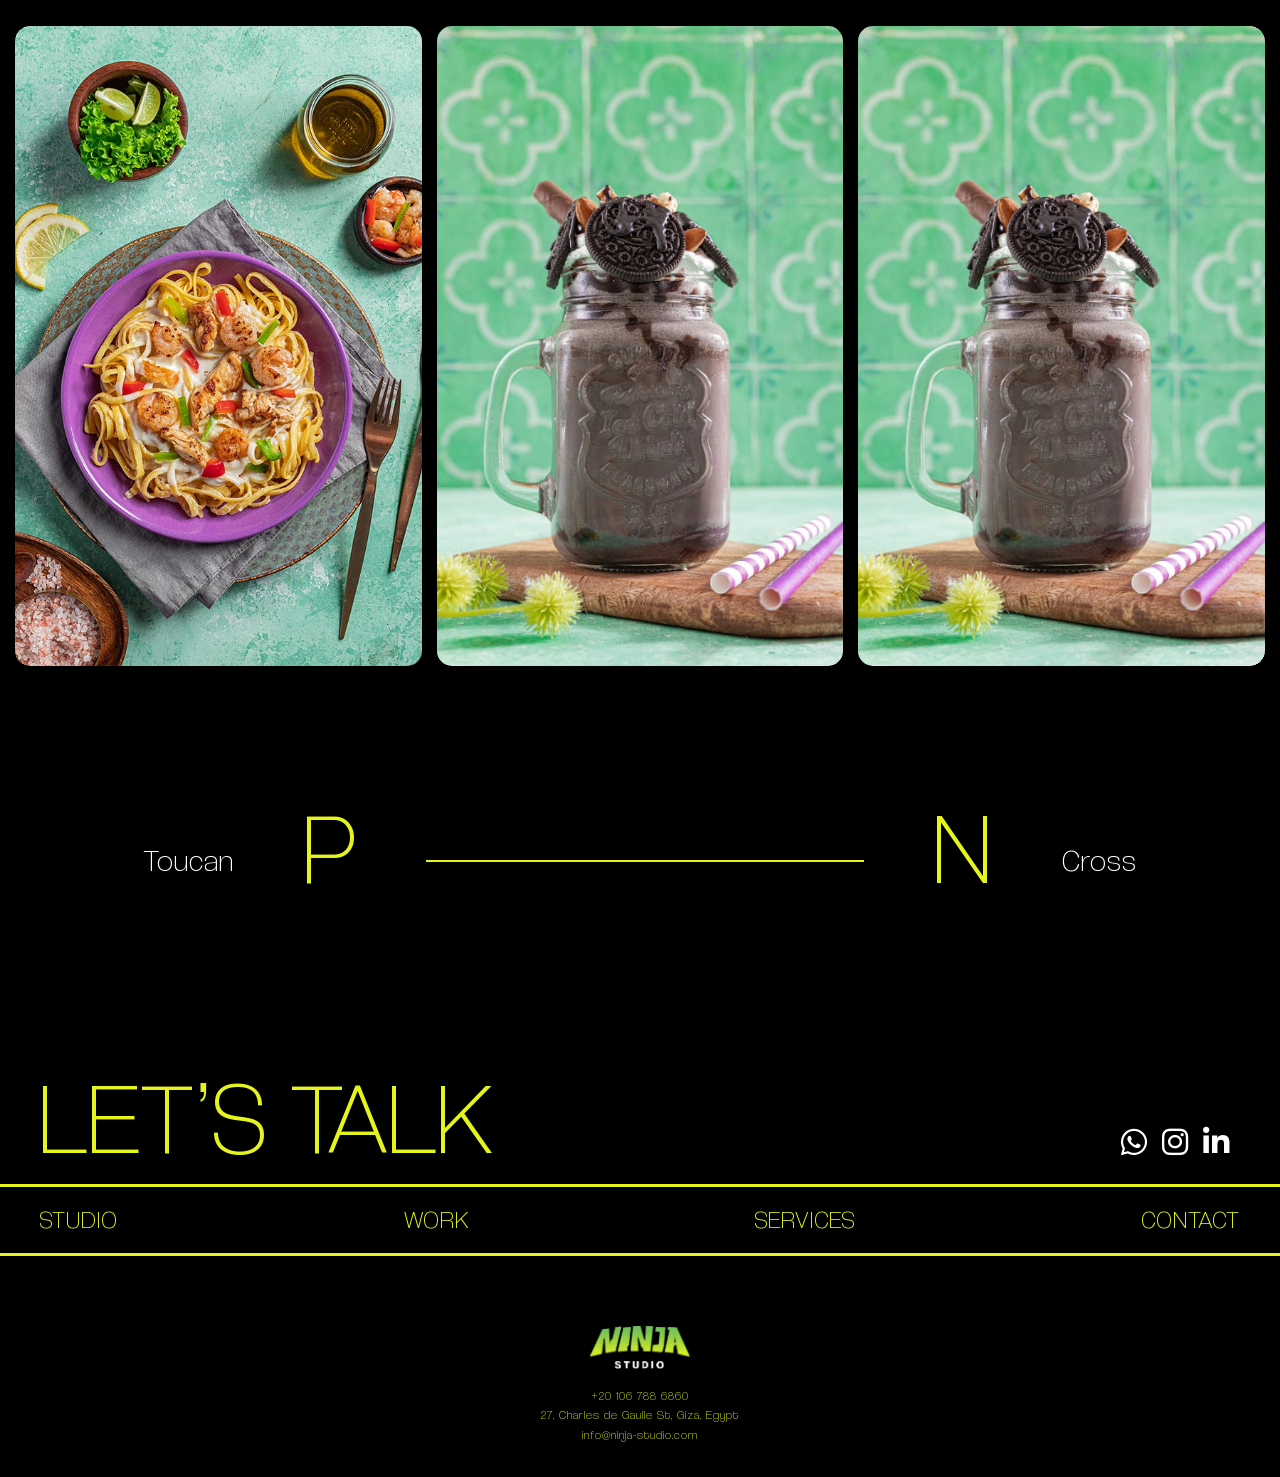
<file: work-details.html>
<!doctype html>
<html lang="en">

<head>
    <!-- Required meta tags -->
    <meta charset="utf-8">
    <meta name="viewport" content="width=device-width, initial-scale=1, shrink-to-fit=no">
    <link rel="shortcut icon" href="img/logo.png" type="image/x-icon">
    <title>NINJA</title>
    <!-- Bootstrap CSS -->
    <link rel="stylesheet" href="css/bootstrap.min.css">
    <!-- <link rel="stylesheet" href="css/bootstrap-rtl.css"> -->
    <!--icon font css-->
    <link rel="stylesheet" href="vendors/themify-icon/themify-icons.css">
    <link rel="stylesheet" href="vendors/font-awesome/css/all.min.css">
    <link rel="stylesheet" href="vendors/elagent/style.css">
    <link rel="stylesheet" href="vendors/flaticon/flaticon.css">
    <link rel="stylesheet" href="vendors/animation/animate.min.css">
    <link rel="stylesheet" href="vendors/owl-carousel/assets/owl.carousel.min.css">
    <link rel="stylesheet" href="https://cdnjs.cloudflare.com/ajax/libs/OwlCarousel2/2.3.4/assets/owl.theme.default.min.css">
    <link rel="stylesheet" href="vendors/lightGallery-master/dist/css/lightgallery.min.css">
    <link rel="stylesheet" href="css/style.css">
    <link rel="stylesheet" href="css/responsive.css">
</head>

<body>
    <div class="body_wrapper">
        <!-- start page loader -->
        <div class="loader0">
        </div>
        <!-- end page loader -->
        <!-- Start nav header -->
        <header id="header" class="navbar_pages">
            <div class="container-fluid">
                <nav class="nav">
                    <div class="social">
                        <ul class="list-inline">
                            <li><a href="#"><i class="fa-brands fa-whatsapp"></i></a></li>
                            <li><a href="#"><i class="fa-brands fa-instagram"></i></a></li>
                            <li><a href="#"><i class="fa-brands fa-linkedin-in"></i></a></li>
                        </ul>
                    </div>
                    <div class="logo">
                        <a href="index.html"> <img src="img/logo.png" alt="logo"></a>
                    </div>
                    <button class="toggle-menu">
                        <div class="toggle-icon"> <span></span></div>
                        <span>menu</span>
                    </button>
                </nav>
            </div>
        </header>
        <div id="menu" class="">
            <nav class="main-nav">
                <ul>
                    <li>
                        <a href="index.html">
                            HOME
                        </a>
                    </li>
                    <li>
                        <a href="studio.html">
                            STUDIO
                        </a>
                    </li>

                    <li>
                        <a href="work.html">
                            WORK
                        </a>
                    </li>
                    <li>
                        <a href="services.html">
                            SERVICES
                        </a>
                    </li>
                    <li>
                        <a href="contact.html">
                            CONTACT
                        </a>
                    </li>

                </ul>
            </nav>
            <footer class="menu-footer">
                <nav class="footer-nav">
                    <ul class="list-inline">
                        <li><a href="#"><i class="fa-brands fa-whatsapp"></i></a></li>
                        <li><a href="#"><i class="fa-brands fa-instagram"></i></a></li>
                        <li><a href="#"><i class="fa-brands fa-linkedin-in"></i></a></li>
                    </ul>
                </nav>
            </footer>
        </div>
        <!-- end header-top -->
         <!-- start top page -->
           <!-- <section class="hero-studio mt_80 wow fadeInUp" data-wow-delay=".5s" data-wow-duration="1500ms" style="background: url(img/project-cover.png) center center / cover no-repeat;"></section> -->
           <section class="hero-studio mt_80 wow fadeInUp" data-wow-delay=".5s" data-wow-duration="1500ms">
            <div class="img-header"><img src="img/project-cover.png" class="img-fluid"></div>
           </section>
         <!-- end top page -->
             <!-- start service-info-1 -->
             <section class="service-info-2 studio-info p-50 wow fadeInDown" data-wow-delay="0s" data-wow-duration="1500ms">
                <div class="serv-text">
                    <div class="container">
                        <div class="workk-title text-center">
                            <h4>raisin</h4>
                        </div>
                        <div class="row justify-content-center ">
                            <div class="col-xl-9 col-lg-11 col-md-12 col-12">
                                <div class="serv-details m-0">
                                    <div class="row grid">
                                        <div class="col-lg-4 col-md-4 col-12">
                                            <div class="serv-info text-center">
                                                <h5>Category</h5>
                                                <p class="p-style">
                                                    Branding, Packaging,
                                                    & Photography 
                                                </p>
                                            </div>
                                        </div>
                                        <div class="col-lg-4 col-md-4 col-12">
                                            <div class="serv-info text-center">
                                                <h5>Year</h5>
                                                <p class="p-style">
                                                    2020
                                                </p>
                                            </div>
                                        </div>
                                        <div class="col-lg-4 col-md-4 col-12">
                                            <div class="serv-info text-center">
                                                <h5>Industry</h5>
                                                <p class="p-style">
                                                    Food & Beverage
                                                </p>
                                            </div>
                                        </div>
                                    </div>
                                </div>
                                <p class="p-serv text-center">
                                    At NINJA Studio, we believe that a strong brand identity is the cornerstone of every successful business. Our branding services are designed to create compelling and memorable brand experiences that resonate with your target audience. From developing brand strategies to crafting visual identities and brand messaging, we ensure that every element reflects your brand’s essence and values. Our goal is to build a cohesive brand image that not only stands out in the market but also builds long-term customer loyalty.
                                </p>
                           </div>
                        </div>
                    </div>
                </div>
              </section>
             <!-- end service-info-1 -->  
              <!-- start studio image -->
               <section class="studio-img">
                    <div class="st-img-details wow fadeInUp" data-wow-delay="0s" data-wow-duration="1500ms">
                        <img src="img/Raisin 01.png" class="img-fluid">
                    </div>
                    <div class="st-img-details st-50 wow fadeInUp" data-wow-delay=".1s" data-wow-duration="1500ms">
                        <img src="img/Raisin-020.png" class="img-fluid">
                    </div>
                    <div class="st-img-details st-50 wow fadeInUp" data-wow-delay=".2s" data-wow-duration="1500ms">
                        <img src="img/Raisin-021.png" class="img-fluid">
                    </div>
                    <div class="st-img-details wow fadeInUp" data-wow-delay=".3s" data-wow-duration="1500ms">
                        <img src="img/Raisin-024.png" class="img-fluid">
                    </div>
                    <div class="st-img-details st-50 wow fadeInUp" data-wow-delay=".4s" data-wow-duration="1500ms">
                        <img src="img/Raisin-023.png" class="img-fluid">
                    </div>
                    <div class="st-img-details st-50 wow fadeInUp" data-wow-delay=".5s" data-wow-duration="1500ms">
                        <img src="img/Raisin-019.png" class="img-fluid">
                    </div>
               </section>
              <!-- end studio image -->
               <div class="p-center wow fadeInDown" data-wow-delay=".1s" data-wow-duration="1500ms">
                <div class="container">
                    <div class="row justify-content-center">
                        <div class="col-lg-9 col-md-12">
                            <p class="p-serv text-center p-120">
                                At NINJA Studio, we believe that a strong brand identity is the cornerstone of every successful business. Our branding services are designed to create compelling and memorable brand experiences that resonate with your target audience. From developing brand strategies to crafting visual identities and brand messaging, we ensure that every element reflects your brand’s essence and values. Our goal is to build a cohesive brand image that not only stands out in the market but also builds long-term customer loyalty.
                            </p>
                        </div>
                    </div>
                </div>
               </div>
               <!-- start img slider -->
                <section class="studio-slider wow fadeInUp img-gallery1" data-wow-delay=".2s" data-wow-duration="1500ms">
                    <div class="img-slider owl-carousel">
                        <div class="item">
                            <a href="img/Raisin-03.png">
                            <img src="img/Raisin-03.png" class="img-fluid">
                            </a>
                        </div>
                        <div class="item">
                            <a href="img/Raisin-011.png">
                            <img src="img/Raisin-011.png" class="img-fluid">
                            </a>
                        </div>
                        <div class="item">
                            <a href="img/Raisin-03.png">
                            <img src="img/Raisin-03.png" class="img-fluid">
                            </a>
                        </div>
                        <div class="item">
                            <a href="img/Raisin-03.png">
                            <img src="img/Raisin-03.png" class="img-fluid">
                            </a>
                        </div>
                         <div class="item">
                            <a href="img/Raisin-03.png">
                            <img src="img/Raisin-03.png" class="img-fluid">
                            </a>
                        </div>
                         <div class="item">
                            <a href="img/Raisin-03.png">
                            <img src="img/Raisin-03.png" class="img-fluid">
                            </a>
                        </div>
                        
                    </div>
                </section>
               <!-- end img slider -->
                 <!-- start img slider -->
                <section class="studio-slider p-120 wow fadeInUp img-gallery2" data-wow-delay=".3s" data-wow-duration="1500ms">
                    <div class="img-slider2 owl-carousel">
                        <div class="item">
                            <a href="img/Raisin-011.png">
                            <img src="img/Raisin-03.png" class="img-fluid">
                            </a>
                        </div>
                        <div class="item">
                            <a href="img/Raisin-011.png">
                            <img src="img/Raisin-011.png" class="img-fluid">
                            </a>
                        </div>
                        <div class="item">
                            <a href="img/Raisin-011.png">
                            <img src="img/Raisin-011.png" class="img-fluid">
                            </a>
                        </div>
                        <div class="item">
                            <a href="img/Raisin-011.png">
                            <img src="img/Raisin-011.png" class="img-fluid">
                            </a>
                        </div>
                         <div class="item">
                            <a href="img/Raisin-011.png">
                            <img src="img/Raisin-011.png" class="img-fluid">
                            </a>
                        </div>
                         <div class="item">
                            <a href="img/Raisin-011.png">
                            <img src="img/Raisin-011.png" class="img-fluid">
                            </a>
                        </div>
                        
                    </div>
                </section>
               <!-- end img slider -->
                  <!-- start img slider -->
                <section class="studio-slider pb-120 wow fadeInUp img-gallery3" data-wow-delay=".3s" data-wow-duration="1500ms">
                 <div class="container">
                    <div class="img-slider3 owl-carousel">
                        <div class="item">
                            <a href="img/Raisin-06.png">
                            <img src="img/Raisin-03.png" class="img-fluid">
                            </a>
                        </div>
                        <div class="item">
                            <a href="img/Raisin-06.png">
                            <img src="img/Raisin-06.png" class="img-fluid">
                            </a>
                        </div>
                        <div class="item">
                            <a href="img/Raisin-06.png">
                            <img src="img/Raisin-06.png" class="img-fluid">
                            </a>
                        </div>
                        <div class="item">
                            <a href="img/Raisin-06.png">
                            <img src="img/Raisin-06.png" class="img-fluid">
                            </a>
                        </div>
                         <div class="item">
                            <a href="img/Raisin-06.png">
                            <img src="img/Raisin-06.png" class="img-fluid">
                            </a>
                        </div>
                         <div class="item">
                            <a href="img/Raisin-06.png">
                            <img src="img/Raisin-06.png" class="img-fluid">
                            </a>
                        </div>
                        
                    </div>
                 </div>
                </section>
               <!-- end img slider -->
                <section class="Pagination pb-120">
                    <div class="container">
                        <div class="Pagination-letter">
                            <p>Toucan</p>
                            <a href="#"><h3>P</h3></a>
                            <div class="pagn-line"></div>
                            <a href="#"><h3>N</h3></a>
                            <p>Cross</p>
                        </div>
                    </div>
                </section>
                
        <!--start footer-->
        <footer class="footer">
            <!-- start sec footer -->
            <div class="sec-footer">
                <div class="container-fluid">
                    <div class="ft-head">
                        <h1>Let’s Talk</h1>
                        <div class="social">
                            <ul class="list-inline">
                                <li><a href="#"><i class="fa-brands fa-whatsapp"></i></a></li>
                                <li><a href="#"><i class="fa-brands fa-instagram"></i></a></li>
                                <li><a href="#"><i class="fa-brands fa-linkedin-in"></i></a></li>
                            </ul>
                        </div>
                    </div>
                </div>
                <div class="ft-menu">
                    <div class="container-fluid">
                        <div class="list-menu">
                            <a href="#">Studio</a>
                            <a href="#">Work</a>
                            <a href="#">Services</a>
                            <a href="#">Contact</a>
                        </div>
                    </div>
                </div>
            </div>
            <!-- end sec footer -->
            <div class="bt-footer">
                <div class="container-fluid">
                    <div class="row justify-content-center text-center">
                        <div class="col-6">
                            <div class="bt-details">
                                <img src="img/logo.png" alt="logo" width="100">
                                <h6><a href="#">+20 106 788 6860</a></h6>
                                <h6>27, Charles de Gaulle St, Giza, Egypt</h6>
                                <h6><a href="#">info@ninja-studio.com</a></h6>
                            </div>
                        </div>
                    </div>

                </div>
            </div>
        </footer>
    </div>
    <!-- jQuery first, then Popper.js, then Bootstrap JS -->
    <script src="js/jquery-3.3.1.min.js"></script>
    <script src="js/propper.js"></script>
    <script src="js/bootstrap.min.js"></script>
    <script src="vendors/wow/wow.min.js"></script>
    <script src="vendors/owl-carousel/owl.carousel.min.js"></script>
    <script src="vendors/lightGallery-master/dist/js/lightgallery-all.min.js"></script>
    <script src="vendors/gsap/gsap.min.js"></script>
    <script src="vendors/gsap/ScrollTrigger.min.js"></script>
    <script src="vendors/gsap/TextPlugin.min.js"></script>
    <script src="https://player.vimeo.com/api/player.js"></script>
    <script src="js/main.js"></script>
</body>
</html>
</file>
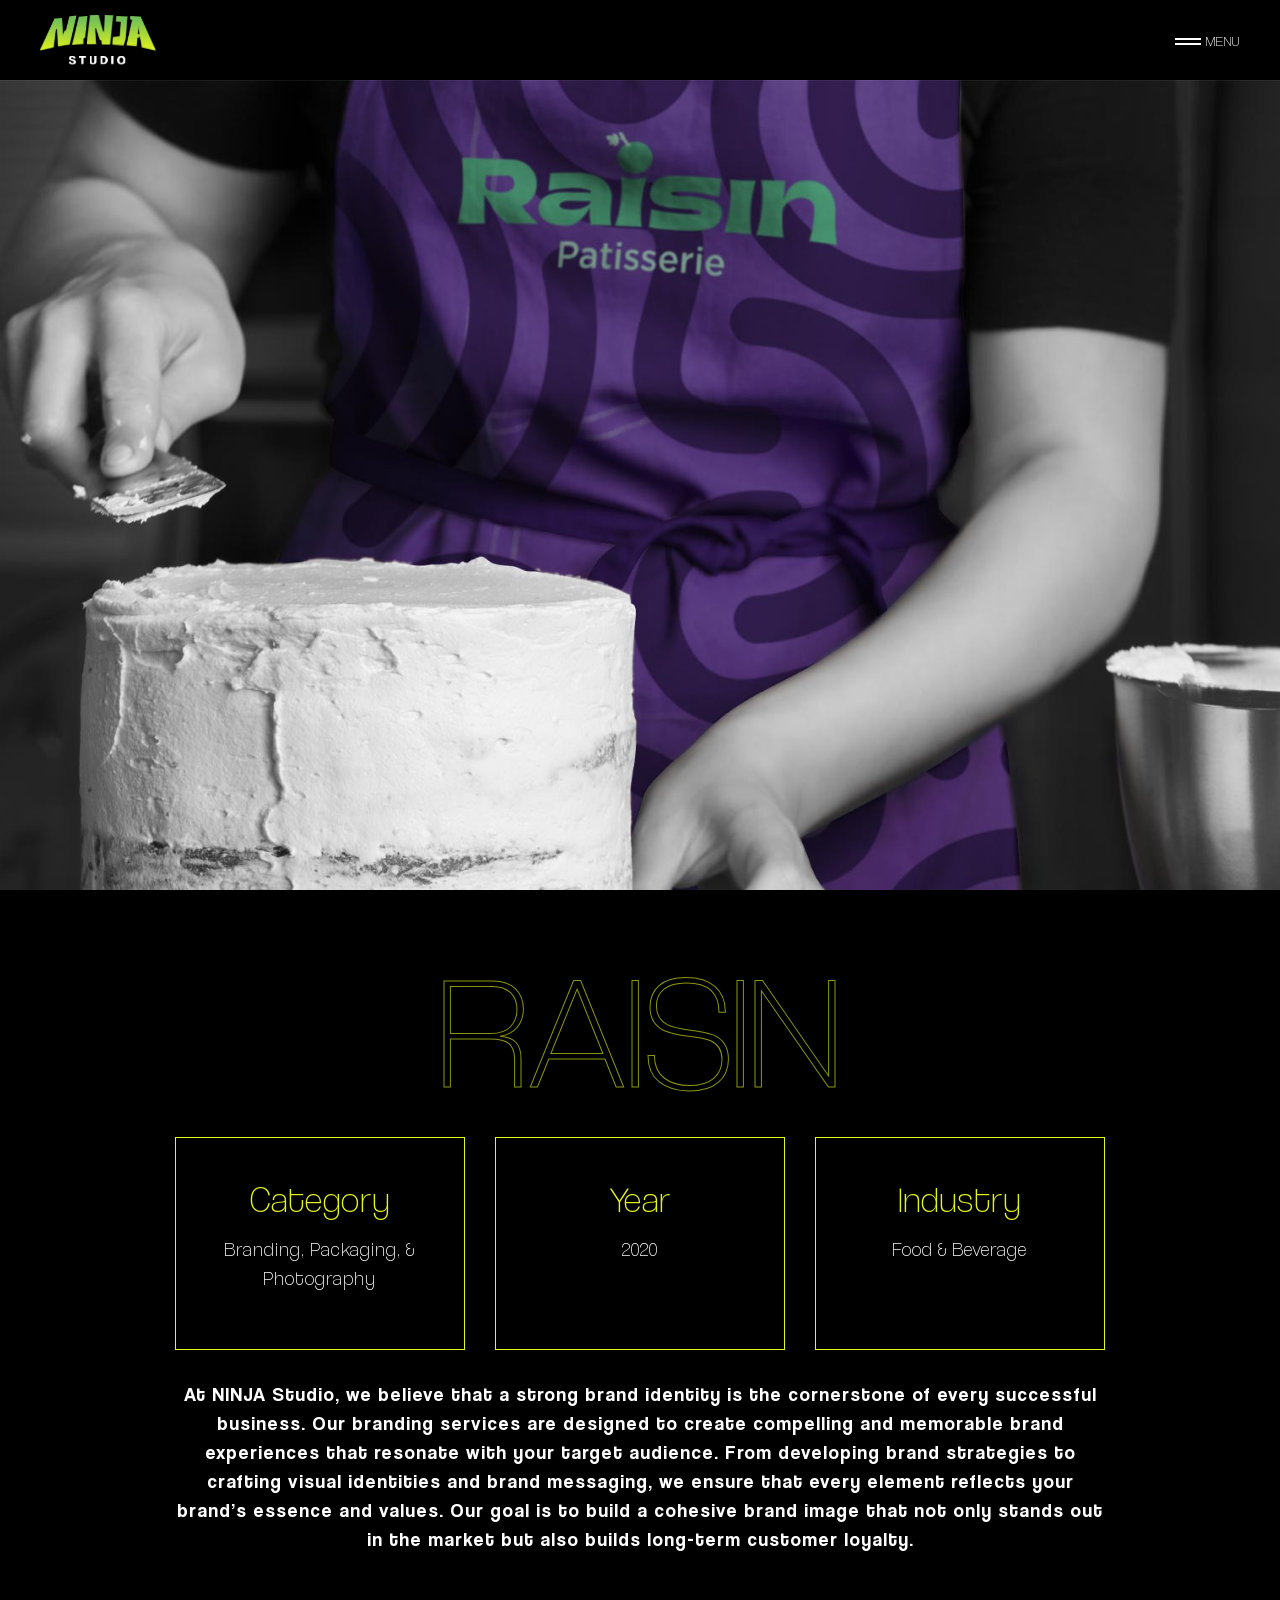
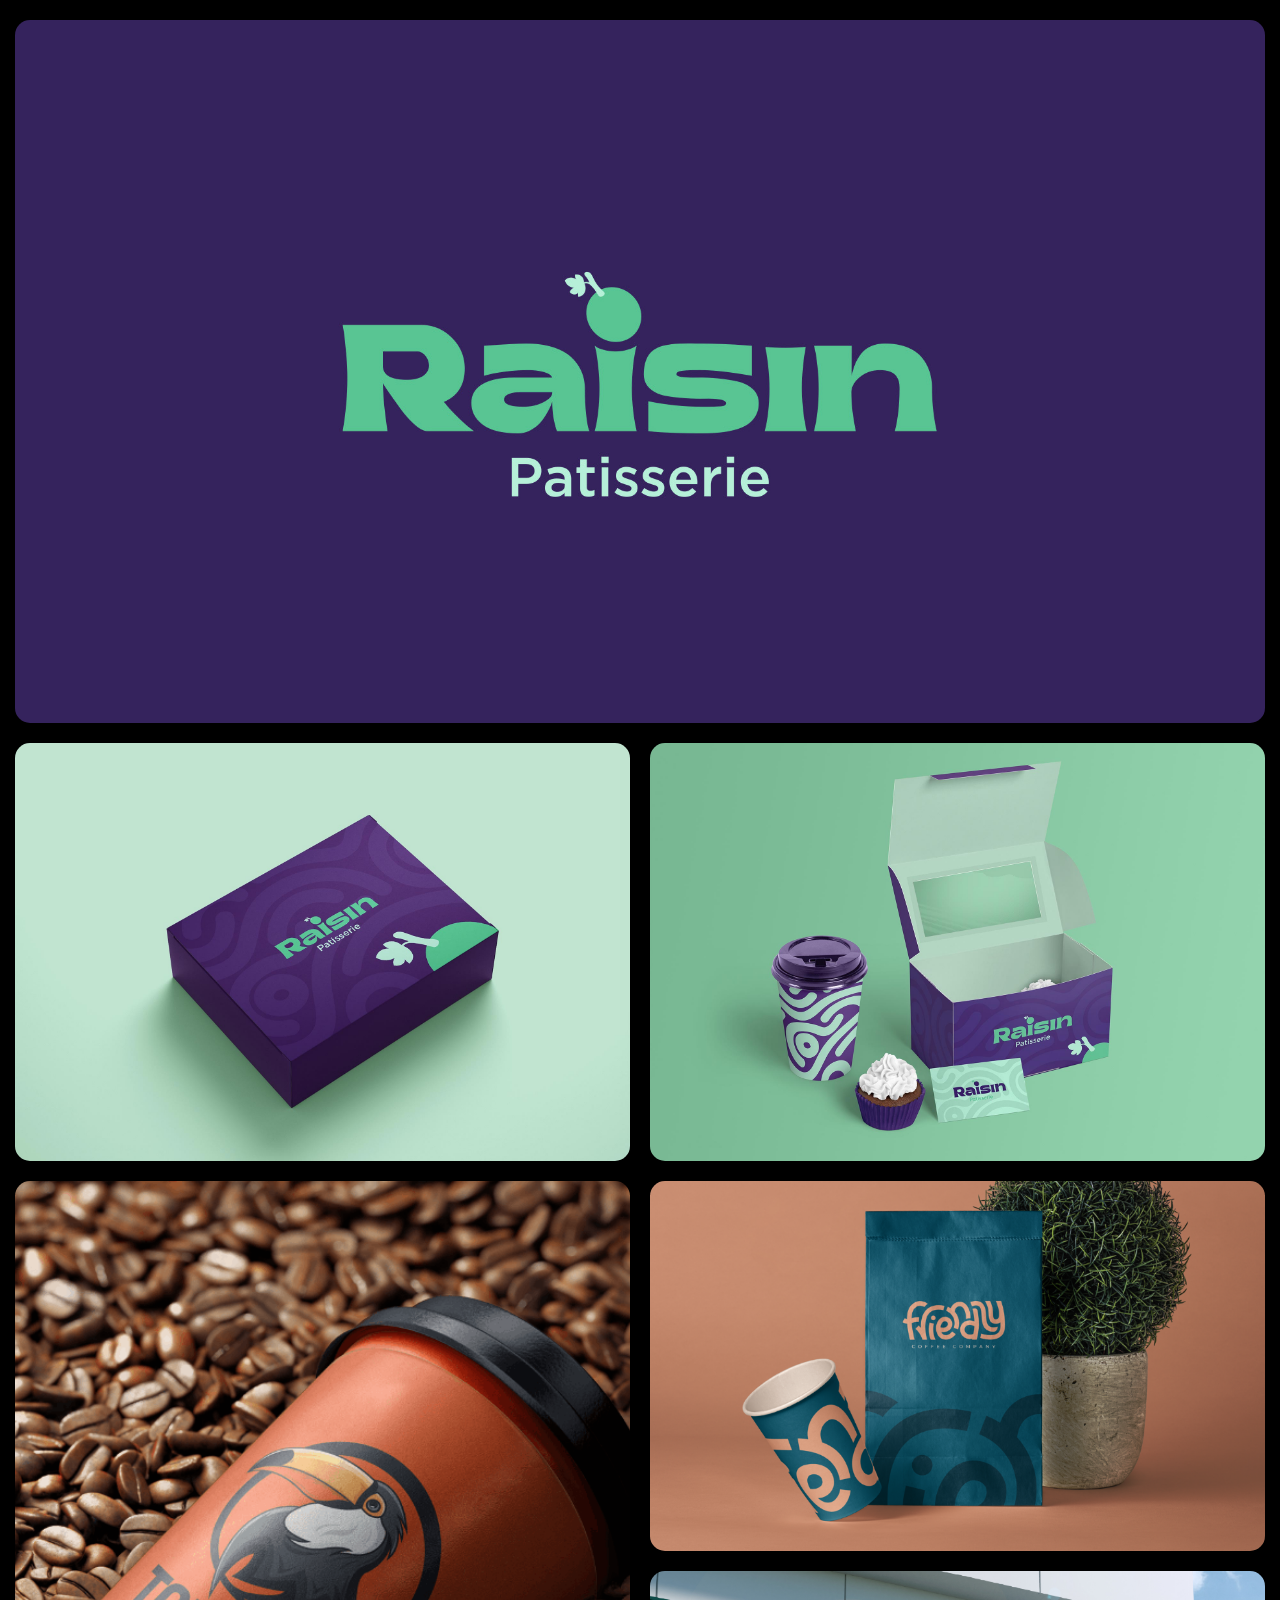
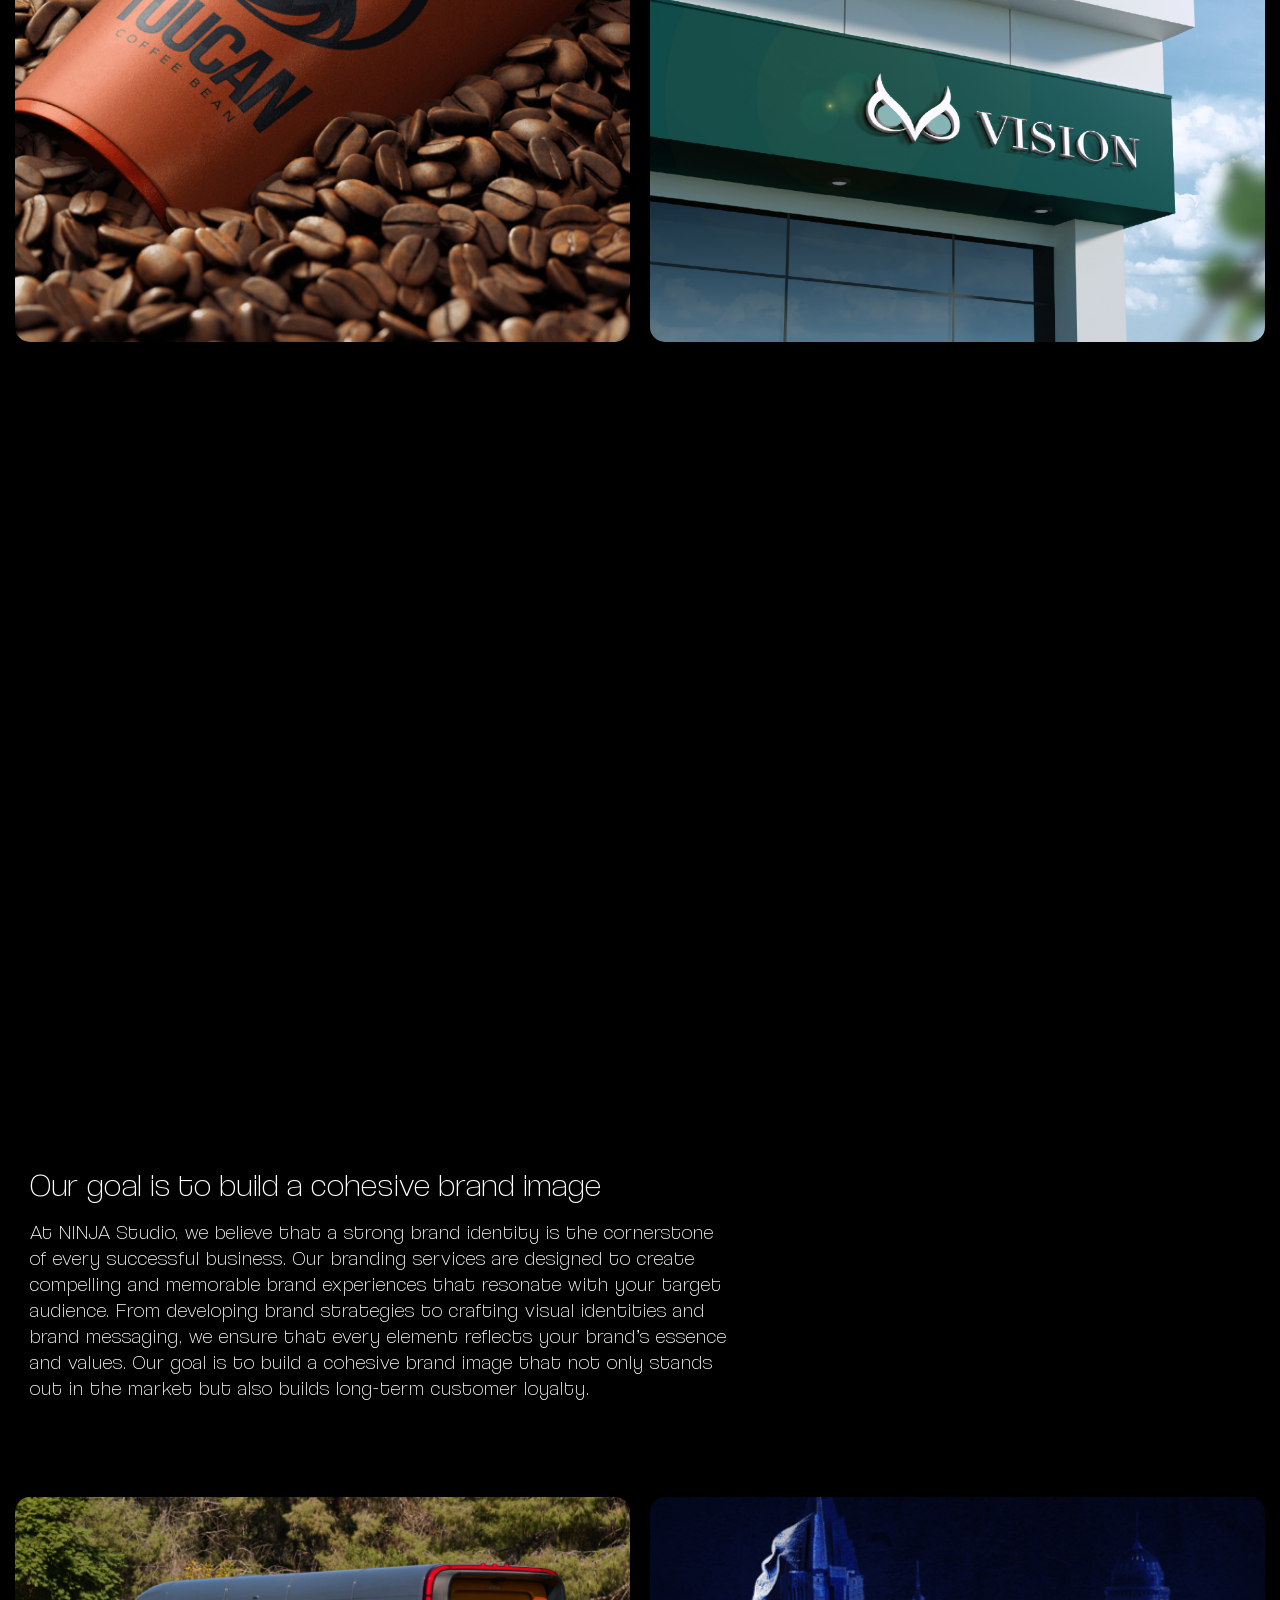
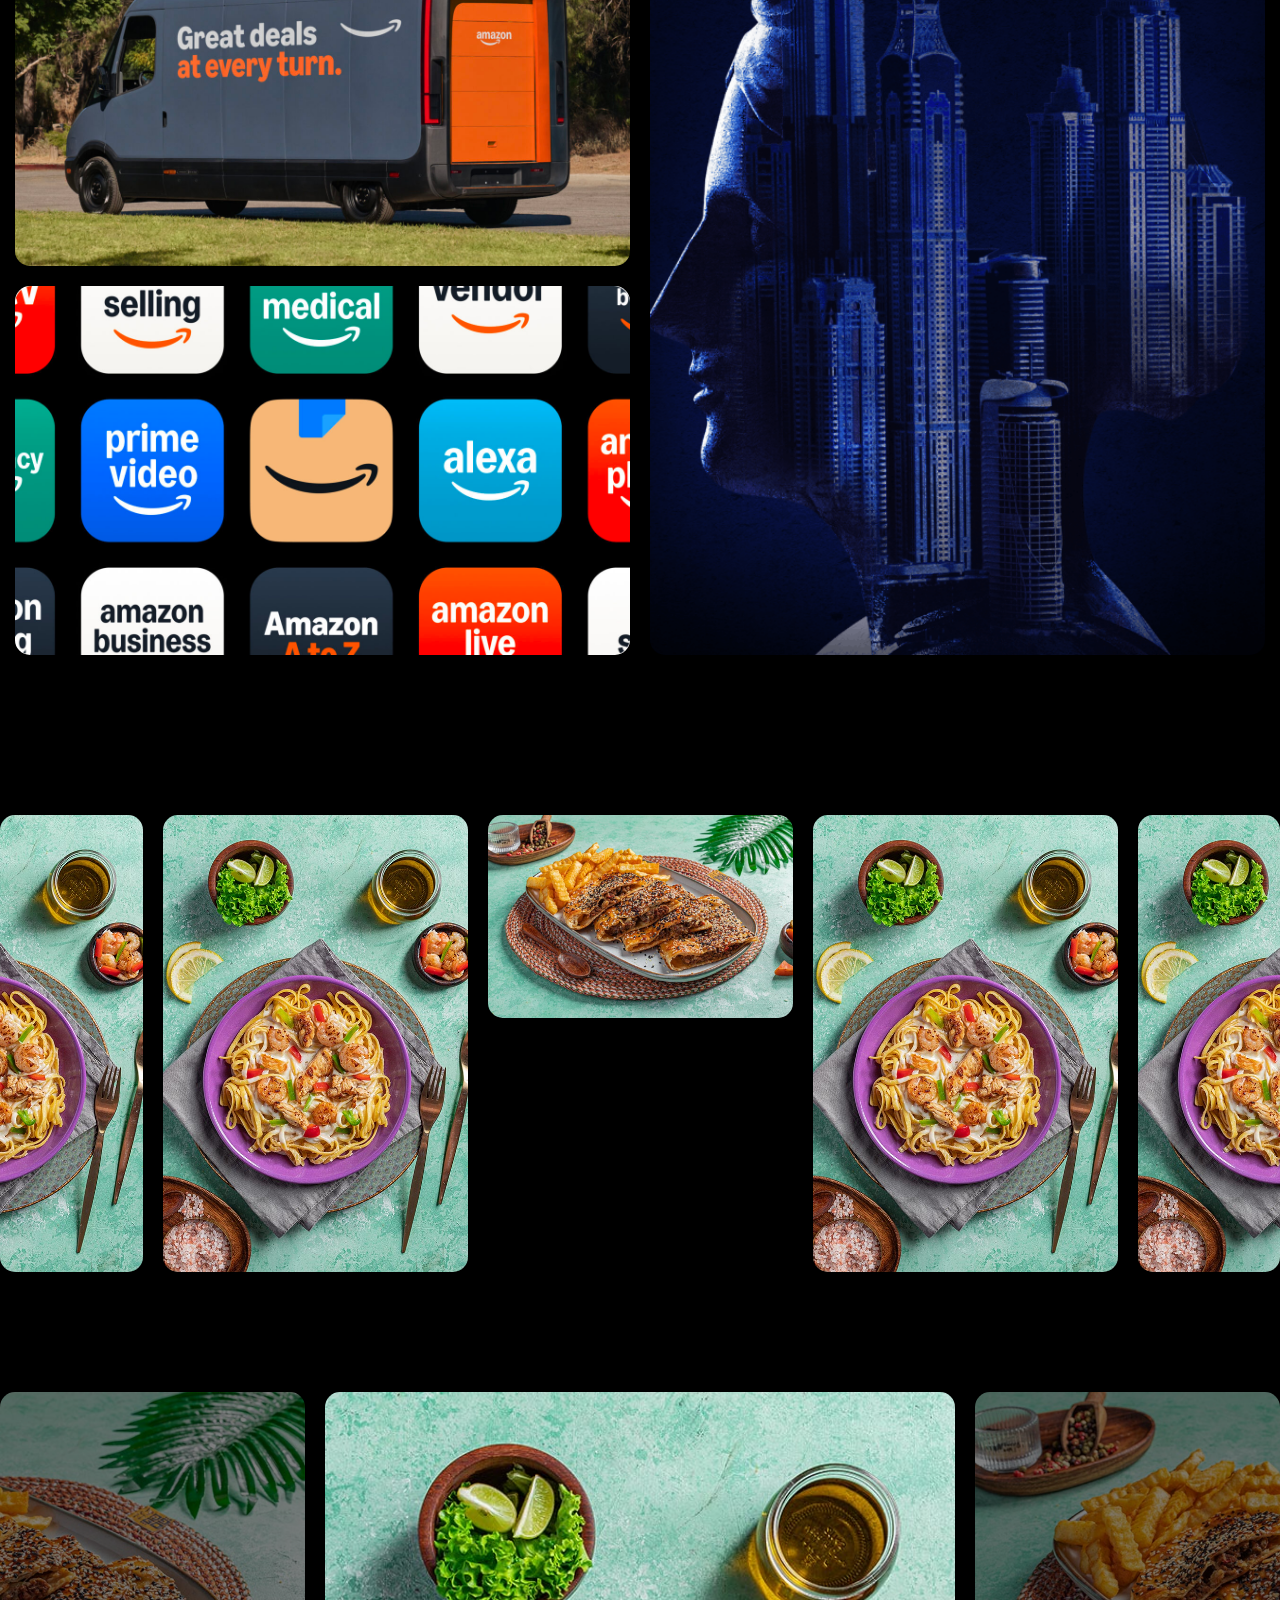
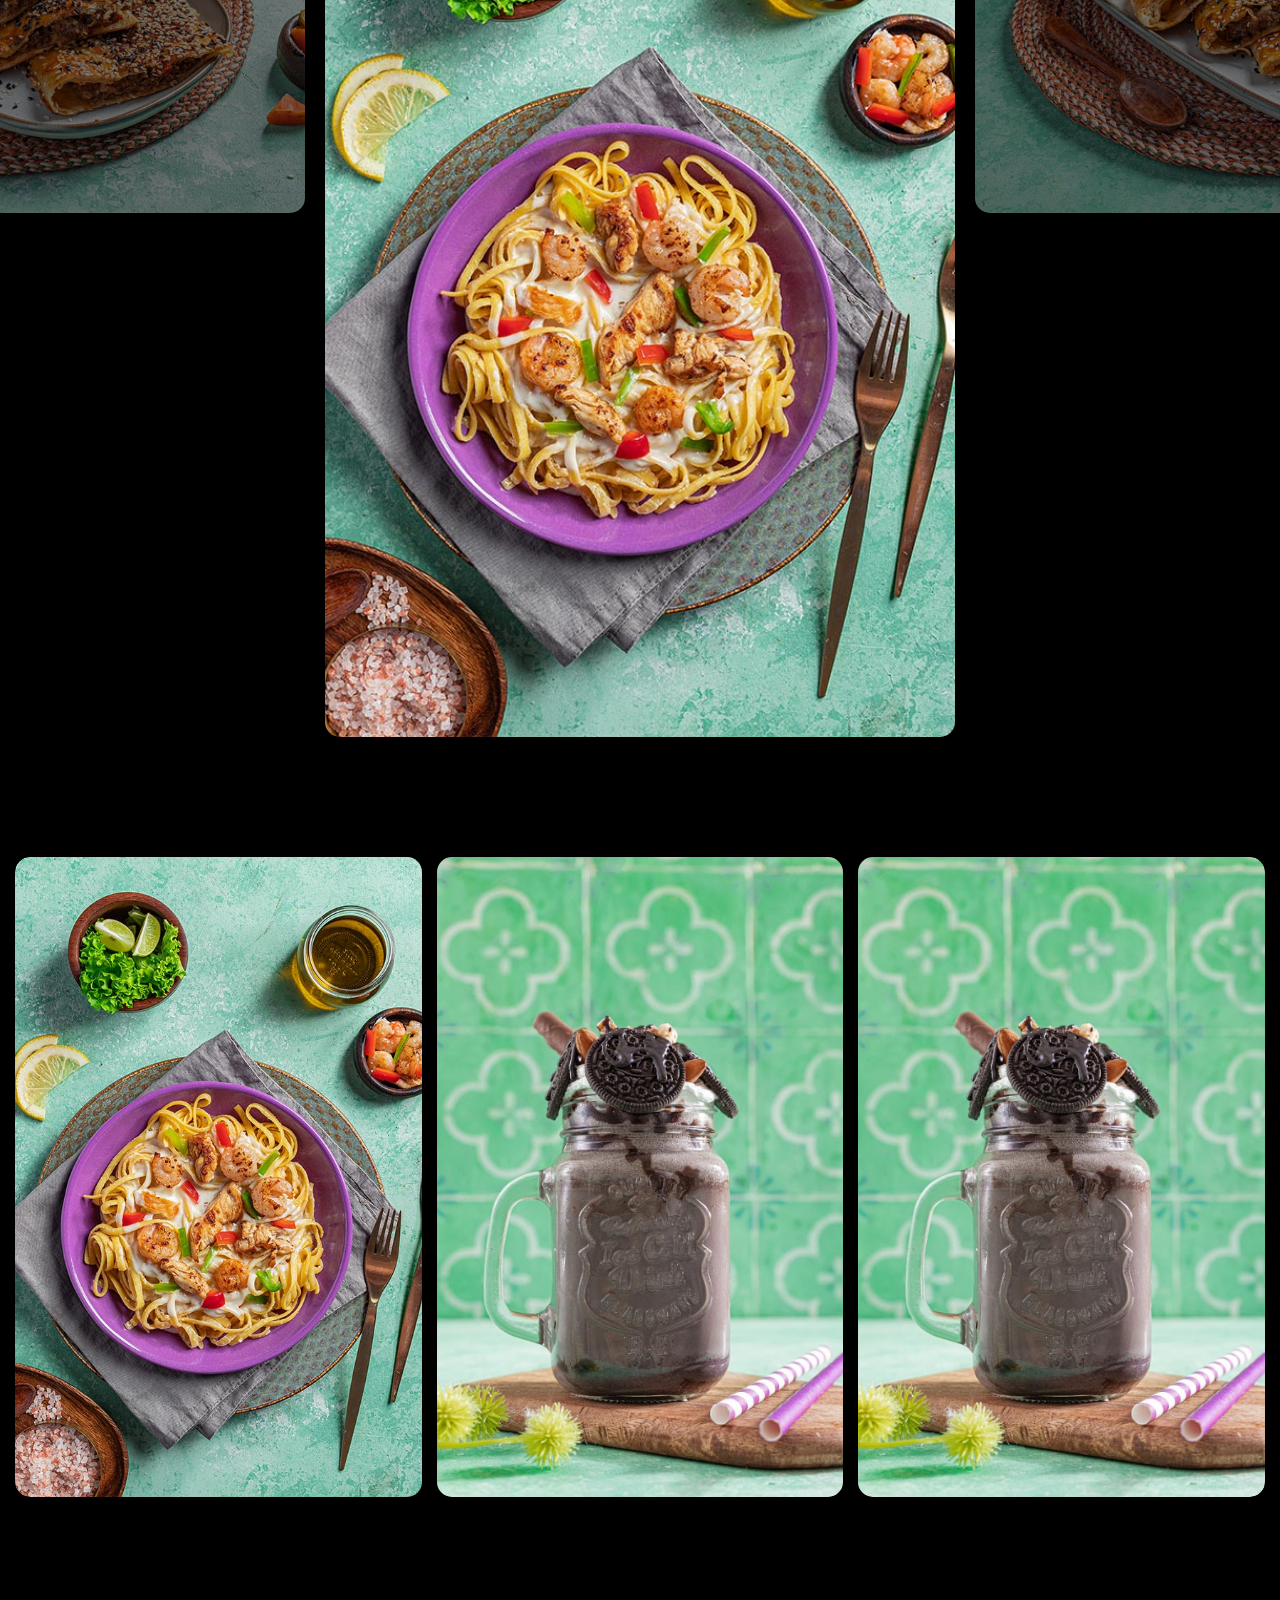
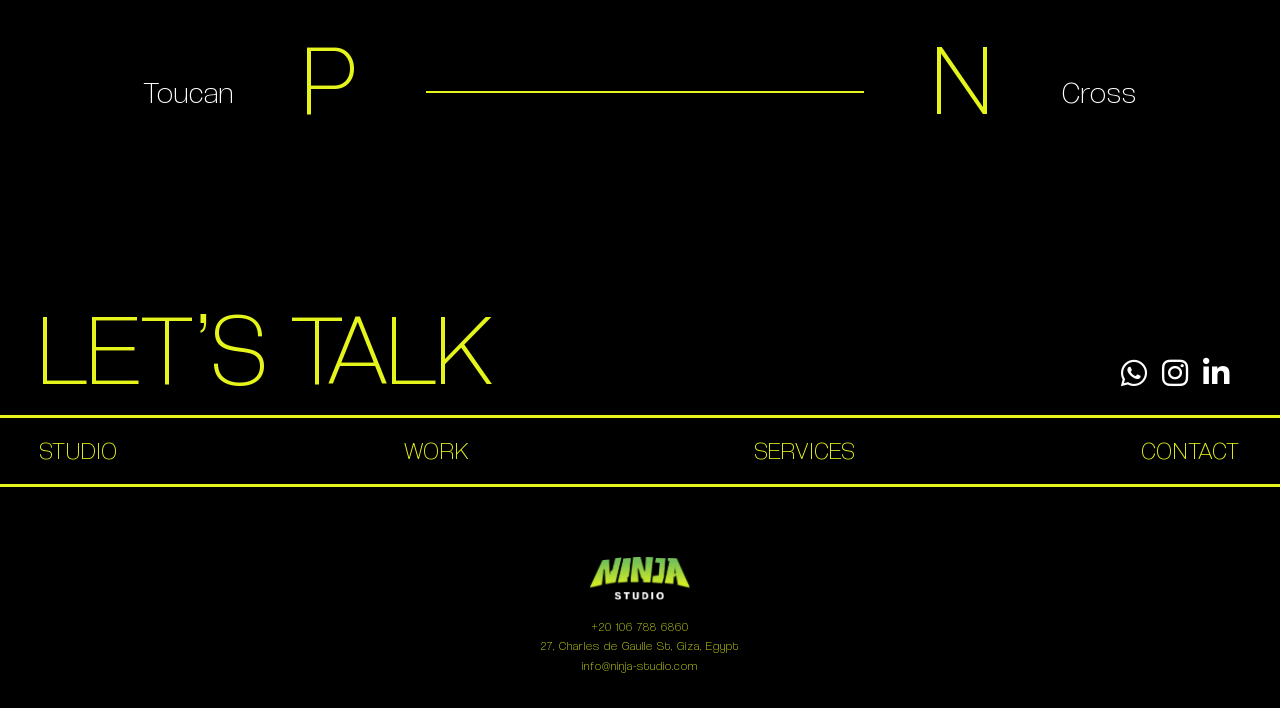
<file: work-details2.html>
<!doctype html>
<html lang="en">

<head>
    <!-- Required meta tags -->
    <meta charset="utf-8">
    <meta name="viewport" content="width=device-width, initial-scale=1, shrink-to-fit=no">
    <link rel="shortcut icon" href="img/logo.png" type="image/x-icon">
    <title>NINJA</title>
    <!-- Bootstrap CSS -->
    <link rel="stylesheet" href="css/bootstrap.min.css">
    <!-- <link rel="stylesheet" href="css/bootstrap-rtl.css"> -->
    <!--icon font css-->
    <link rel="stylesheet" href="vendors/themify-icon/themify-icons.css">
    <link rel="stylesheet" href="vendors/font-awesome/css/all.min.css">
    <link rel="stylesheet" href="vendors/elagent/style.css">
    <link rel="stylesheet" href="vendors/flaticon/flaticon.css">
    <link rel="stylesheet" href="vendors/animation/animate.min.css">
    <link rel="stylesheet" href="vendors/owl-carousel/assets/owl.carousel.min.css">
    <link rel="stylesheet"
        href="https://cdnjs.cloudflare.com/ajax/libs/OwlCarousel2/2.3.4/assets/owl.theme.default.min.css">
    <link rel="stylesheet" href="vendors/lightGallery-master/dist/css/lightgallery.min.css">
    <link rel="stylesheet" href="css/style.css">
    <link rel="stylesheet" href="css/responsive.css">
</head>

<body>
    <div class="body_wrapper">
        <!-- start page loader -->
        <div class="loader0">
        </div>
        <!-- end page loader -->
        <!-- Start nav header -->
        <header id="header" class="navbar_pages">
            <div class="container-fluid">
                <nav class="nav">
                    <div class="social">
                        <ul class="list-inline">
                            <li><a href="#"><i class="fa-brands fa-whatsapp"></i></a></li>
                            <li><a href="#"><i class="fa-brands fa-instagram"></i></a></li>
                            <li><a href="#"><i class="fa-brands fa-linkedin-in"></i></a></li>
                        </ul>
                    </div>
                    <div class="logo">
                        <a href="index.html"> <img src="img/logo.png" alt="logo"></a>
                    </div>
                    <button class="toggle-menu">
                        <div class="toggle-icon"> <span></span></div>
                        <span>menu</span>
                    </button>
                </nav>
            </div>
        </header>
        <div id="menu" class="">
            <nav class="main-nav">
                <ul>
                    <li>
                        <a href="index.html">
                            HOME
                        </a>
                    </li>
                    <li>
                        <a href="studio.html">
                            STUDIO
                        </a>
                    </li>

                    <li>
                        <a href="work.html">
                            WORK
                        </a>
                    </li>
                    <li>
                        <a href="services.html">
                            SERVICES
                        </a>
                    </li>
                    <li>
                        <a href="contact.html">
                            CONTACT
                        </a>
                    </li>

                </ul>
            </nav>
            <footer class="menu-footer">
                <nav class="footer-nav">
                    <ul class="list-inline">
                        <li><a href="#"><i class="fa-brands fa-whatsapp"></i></a></li>
                        <li><a href="#"><i class="fa-brands fa-instagram"></i></a></li>
                        <li><a href="#"><i class="fa-brands fa-linkedin-in"></i></a></li>
                    </ul>
                </nav>
            </footer>
        </div>
        <!-- end header-top -->
        <!-- start top page -->
        <!-- <section class="hero-studio mt_80 wow fadeInUp" data-wow-delay=".5s" data-wow-duration="1500ms" style="background: url(img/project-cover.png) center center / cover no-repeat;"></section> -->
        <section class="hero-studio mt_80 wow fadeInUp" data-wow-delay=".5s" data-wow-duration="1500ms">
            <div class="img-header"><img src="img/project-cover.png" class="img-fluid"></div>
        </section>
        <!-- end top page -->
        <!-- start service-info-1 -->
        <section class="service-info-2 studio-info p-50 wow fadeInDown" data-wow-delay="0s" data-wow-duration="1500ms">
            <div class="serv-text">
                <div class="container">
                    <div class="workk-title text-center">
                        <h4>raisin</h4>
                    </div>
                    <div class="row justify-content-center ">
                        <div class="col-xl-9 col-lg-11 col-md-12 col-12">
                            <div class="serv-details m-0">
                                <div class="row grid">
                                    <div class="col-lg-4 col-md-4 col-12">
                                        <div class="serv-info text-center">
                                            <h5>Category</h5>
                                            <p class="p-style">
                                                Branding, Packaging,
                                                & Photography
                                            </p>
                                        </div>
                                    </div>
                                    <div class="col-lg-4 col-md-4 col-12">
                                        <div class="serv-info text-center">
                                            <h5>Year</h5>
                                            <p class="p-style">
                                                2020
                                            </p>
                                        </div>
                                    </div>
                                    <div class="col-lg-4 col-md-4 col-12">
                                        <div class="serv-info text-center">
                                            <h5>Industry</h5>
                                            <p class="p-style">
                                                Food & Beverage
                                            </p>
                                        </div>
                                    </div>
                                </div>
                            </div>
                            <p class="p-serv text-center">
                                At NINJA Studio, we believe that a strong brand identity is the cornerstone of every
                                successful business. Our branding services are designed to create compelling and
                                memorable brand experiences that resonate with your target audience. From developing
                                brand strategies to crafting visual identities and brand messaging, we ensure that every
                                element reflects your brand’s essence and values. Our goal is to build a cohesive brand
                                image that not only stands out in the market but also builds long-term customer loyalty.
                            </p>
                        </div>
                    </div>
                </div>
            </div>
        </section>
        <!-- end service-info-1 -->
        <!-- start studio image -->
        <div class="container">
            <section class="studio-img pb-120">
                <!--======= start Horizontal Image ========-->
                <div class="Horizontal-Image mb_20">
                    <div class="st-img-details wow fadeInUp" data-wow-delay="0s" data-wow-duration="1500ms">
                        <img src="img/Raisin 01.png" class="img-fluid">
                    </div>
                </div>
                <!-- end -->

                <!--======= start Two images=======-->
                <div class="Two-images sec-flex mb_20">
                    <div class="st-img-details st-50 pr_10 wow fadeInLeft" data-wow-delay=".1s"
                        data-wow-duration="1500ms">
                        <img src="img/Raisin-020.png" class="img-fluid">
                    </div>
                    <div class="st-img-details st-50 pl_10 wow fadeInRight" data-wow-delay=".2s"
                        data-wow-duration="1500ms">
                        <img src="img/Raisin-021.png" class="img-fluid">
                    </div>
                </div>
                <!-- end -->

                <!--======= start Grid Left=======-->
                <div class="Grid-Left sec-flex mb_20">
                    <div class="st-img-details st-50 pr_10 wow fadeInUp" data-wow-delay=".4s"
                        data-wow-duration="1500ms">
                        <img src="img/projects/pro1.png" class="img-fluid">
                    </div>
                    <div class="st-img-details st-50 pl_10">
                        <div class=" wow fadeInDown mb_20" data-wow-delay=".4s" data-wow-duration="1500ms">
                            <img src="img/projects/pro9.png" class="img-fluid">
                        </div>
                        <div class="wow fadeInUp" data-wow-delay=".5s" data-wow-duration="1500ms">
                            <img src="img/projects/pro11.png" class="img-fluid">
                        </div>
                    </div>
                </div>
                <!-- end -->

                <!--======= start embeded video=======-->
                <div class="embed-responsive embed-responsive-16by9 embeded-video mb_20 wow fadeInDown"
                    data-wow-delay=".4s" data-wow-duration="1500ms">
                    <iframe class="embed-responsive-item"
                        src="https://player.vimeo.com/video/1016482907?badge=0&amp;autopause=0&amp;player_id=0&amp;app_id=58479"
                        allowfullscreen height="500"></iframe>
                </div>
                <!-- end -->
                <!--======= start Paragraph Text=======-->
                <div class="p-center  p-80 wow fadeInDown" data-wow-delay=".1s" data-wow-duration="1500ms">
                    <div class="container">
                        <div class="row">
                            <div class="col-lg-7 col-md-12">
                                <div class="head-line">
                                    <h5>Our goal is to build a cohesive brand image </h5>
                                </div>
                                <p class="pp-serv">
                                    At NINJA Studio, we believe that a strong brand identity is the cornerstone of every
                                    successful business. Our branding services are designed to create compelling and
                                    memorable
                                    brand experiences that resonate with your target audience. From developing brand
                                    strategies
                                    to crafting visual identities and brand messaging, we ensure that every element
                                    reflects
                                    your brand’s essence and values. Our goal is to build a cohesive brand image that
                                    not only
                                    stands out in the market but also builds long-term customer loyalty.
                                </p>
                            </div>
                        </div>
                    </div>
                </div>
                <!-- end -->

                <!--======= start Grid right=======-->
                <div class="Grid-right sec-flex mb_20">

                    <div class="st-img-details st-50 pr_10">
                        <div class=" wow fadeInDown mb_20" data-wow-delay=".4s" data-wow-duration="1500ms">
                            <img src="img/grid22.jpg" class="img-fluid">
                        </div>
                        <div class="wow fadeInUp" data-wow-delay=".5s" data-wow-duration="1500ms">
                            <img src="img/grid3.jpg" class="img-fluid">
                        </div>
                    </div>
                    <div class="st-img-details st-50 pl_10 wow fadeInUp" data-wow-delay=".4s"
                        data-wow-duration="1500ms">
                        <img src="img/projects/pro2.png" class="img-fluid">
                    </div>
                </div>
                <!-- end -->

                <!--======= start Two embeded Videos=======-->
                <div class="Two-embeded-Videos mb_20 " style="width: 100%;display: flex;">
                    <div class="st-img-details st-50 pr_10 wow fadeInLeft" data-wow-delay=".2s"
                        data-wow-duration="1500ms">
                        <div class="embed-responsive embed-responsive-16by9 embeded-video">
                            <iframe class="embed-responsive-item"
                                src="https://player.vimeo.com/video/1016482907?badge=0&amp;autopause=0&amp;player_id=0&amp;app_id=58479"
                                allowfullscreen height="500"></iframe>
                        </div>
                    </div>
                    <div class="st-img-details st-50 pl_10 wow fadeInRight" data-wow-delay=".2s"
                        data-wow-duration="1500ms">
                        <div class="embed-responsive embed-responsive-16by9 embeded-video">
                            <iframe class="embed-responsive-item"
                                src="https://player.vimeo.com/video/1016482907?badge=0&amp;autopause=0&amp;player_id=0&amp;app_id=58479"
                                allowfullscreen height="500"></iframe>
                        </div>
                    </div>


                </div>
                <!-- end -->

            </section>
        </div>
        <!-- end studio image -->

        <!-- start img slider -->
        <section class="studio-slider pb-120 wow fadeInUp img-gallery1" data-wow-delay=".2s" data-wow-duration="1500ms">
            <div class="img-slider owl-carousel">
                <div class="item">
                    <a href="img/Raisin-03.png">
                        <img src="img/Raisin-03.png" class="img-fluid">
                    </a>
                </div>
                <div class="item">
                    <a href="img/Raisin-011.png">
                        <img src="img/Raisin-011.png" class="img-fluid">
                    </a>
                </div>
                <div class="item">
                    <a href="img/Raisin-03.png">
                        <img src="img/Raisin-03.png" class="img-fluid">
                    </a>
                </div>
                <div class="item">
                    <a href="img/Raisin-03.png">
                        <img src="img/Raisin-03.png" class="img-fluid">
                    </a>
                </div>
                <div class="item">
                    <a href="img/Raisin-03.png">
                        <img src="img/Raisin-03.png" class="img-fluid">
                    </a>
                </div>
                <div class="item">
                    <a href="img/Raisin-03.png">
                        <img src="img/Raisin-03.png" class="img-fluid">
                    </a>
                </div>

            </div>
        </section>
        <!-- end -->
        <!-- start img slider -->
        <section class="studio-slider pb-120 wow fadeInUp img-gallery2" data-wow-delay=".3s" data-wow-duration="1500ms">
            <div class="img-slider2 owl-carousel">
                <div class="item">
                    <a href="img/Raisin-011.png">
                        <img src="img/Raisin-03.png" class="img-fluid">
                    </a>
                </div>
                <div class="item">
                    <a href="img/Raisin-011.png">
                        <img src="img/Raisin-011.png" class="img-fluid">
                    </a>
                </div>
                <div class="item">
                    <a href="img/Raisin-011.png">
                        <img src="img/Raisin-011.png" class="img-fluid">
                    </a>
                </div>
                <div class="item">
                    <a href="img/Raisin-011.png">
                        <img src="img/Raisin-011.png" class="img-fluid">
                    </a>
                </div>
                <div class="item">
                    <a href="img/Raisin-011.png">
                        <img src="img/Raisin-011.png" class="img-fluid">
                    </a>
                </div>
                <div class="item">
                    <a href="img/Raisin-011.png">
                        <img src="img/Raisin-011.png" class="img-fluid">
                    </a>
                </div>

            </div>
        </section>
        <!-- end -->
        <!-- start img slider -->
        <section class="studio-slider pb-120 wow fadeInUp img-gallery3" data-wow-delay=".3s" data-wow-duration="1500ms">
            <div class="container">
                <div class="img-slider3 owl-carousel">
                    <div class="item">
                        <a href="img/Raisin-06.png">
                            <img src="img/Raisin-03.png" class="img-fluid">
                        </a>
                    </div>
                    <div class="item">
                        <a href="img/Raisin-06.png">
                            <img src="img/Raisin-06.png" class="img-fluid">
                        </a>
                    </div>
                    <div class="item">
                        <a href="img/Raisin-06.png">
                            <img src="img/Raisin-06.png" class="img-fluid">
                        </a>
                    </div>
                    <div class="item">
                        <a href="img/Raisin-06.png">
                            <img src="img/Raisin-06.png" class="img-fluid">
                        </a>
                    </div>
                    <div class="item">
                        <a href="img/Raisin-06.png">
                            <img src="img/Raisin-06.png" class="img-fluid">
                        </a>
                    </div>
                    <div class="item">
                        <a href="img/Raisin-06.png">
                            <img src="img/Raisin-06.png" class="img-fluid">
                        </a>
                    </div>

                </div>
            </div>
        </section>
        <!-- end -->
        <section class="Pagination pb-120">
            <div class="container">
                <div class="Pagination-letter">
                    <p>Toucan</p>
                    <a href="#">
                        <h3>P</h3>
                    </a>
                    <div class="pagn-line"></div>
                    <a href="#">
                        <h3>N</h3>
                    </a>
                    <p>Cross</p>
                </div>
            </div>
        </section>

        <!--start footer-->
        <footer class="footer">
            <!-- start sec footer -->
            <div class="sec-footer">
                <div class="container-fluid">
                    <div class="ft-head">
                        <h1>Let’s Talk</h1>
                        <div class="social">
                            <ul class="list-inline">
                                <li><a href="#"><i class="fa-brands fa-whatsapp"></i></a></li>
                                <li><a href="#"><i class="fa-brands fa-instagram"></i></a></li>
                                <li><a href="#"><i class="fa-brands fa-linkedin-in"></i></a></li>
                            </ul>
                        </div>
                    </div>
                </div>
                <div class="ft-menu">
                    <div class="container-fluid">
                        <div class="list-menu">
                            <a href="#">Studio</a>
                            <a href="#">Work</a>
                            <a href="#">Services</a>
                            <a href="#">Contact</a>
                        </div>
                    </div>
                </div>
            </div>
            <!-- end sec footer -->
            <div class="bt-footer">
                <div class="container-fluid">
                    <div class="row justify-content-center text-center">
                        <div class="col-6">
                            <div class="bt-details">
                                <img src="img/logo.png" alt="logo" width="100">
                                <h6><a href="#">+20 106 788 6860</a></h6>
                                <h6>27, Charles de Gaulle St, Giza, Egypt</h6>
                                <h6><a href="#">info@ninja-studio.com</a></h6>
                            </div>
                        </div>
                    </div>

                </div>
            </div>
        </footer>
    </div>
    <!-- jQuery first, then Popper.js, then Bootstrap JS -->
    <script src="js/jquery-3.3.1.min.js"></script>
    <script src="js/propper.js"></script>
    <script src="js/bootstrap.min.js"></script>
    <script src="vendors/wow/wow.min.js"></script>
    <script src="vendors/owl-carousel/owl.carousel.min.js"></script>
    <script src="vendors/lightGallery-master/dist/js/lightgallery-all.min.js"></script>
    <script src="vendors/gsap/gsap.min.js"></script>
    <script src="vendors/gsap/ScrollTrigger.min.js"></script>
    <script src="vendors/gsap/TextPlugin.min.js"></script>
    <script src="https://player.vimeo.com/api/player.js"></script>
    <script src="js/main.js"></script>
</body>

</html>
</file>
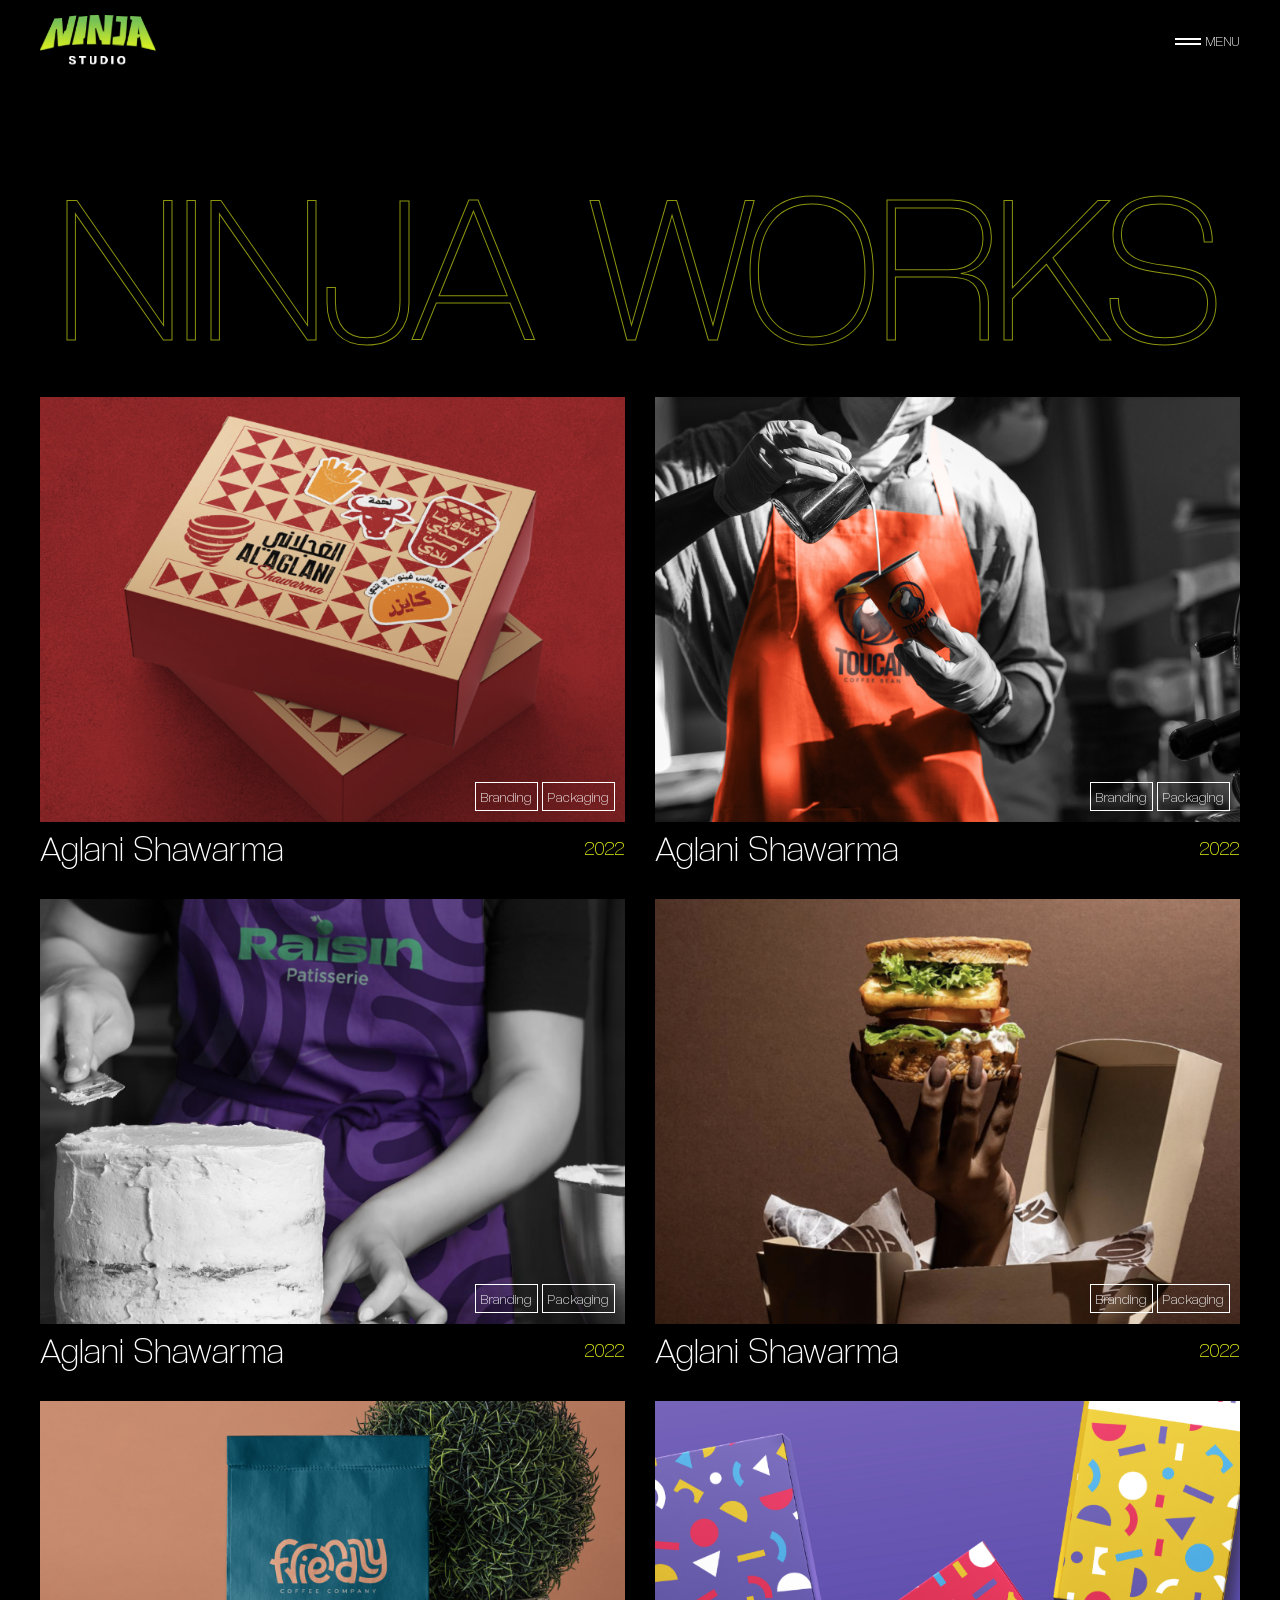
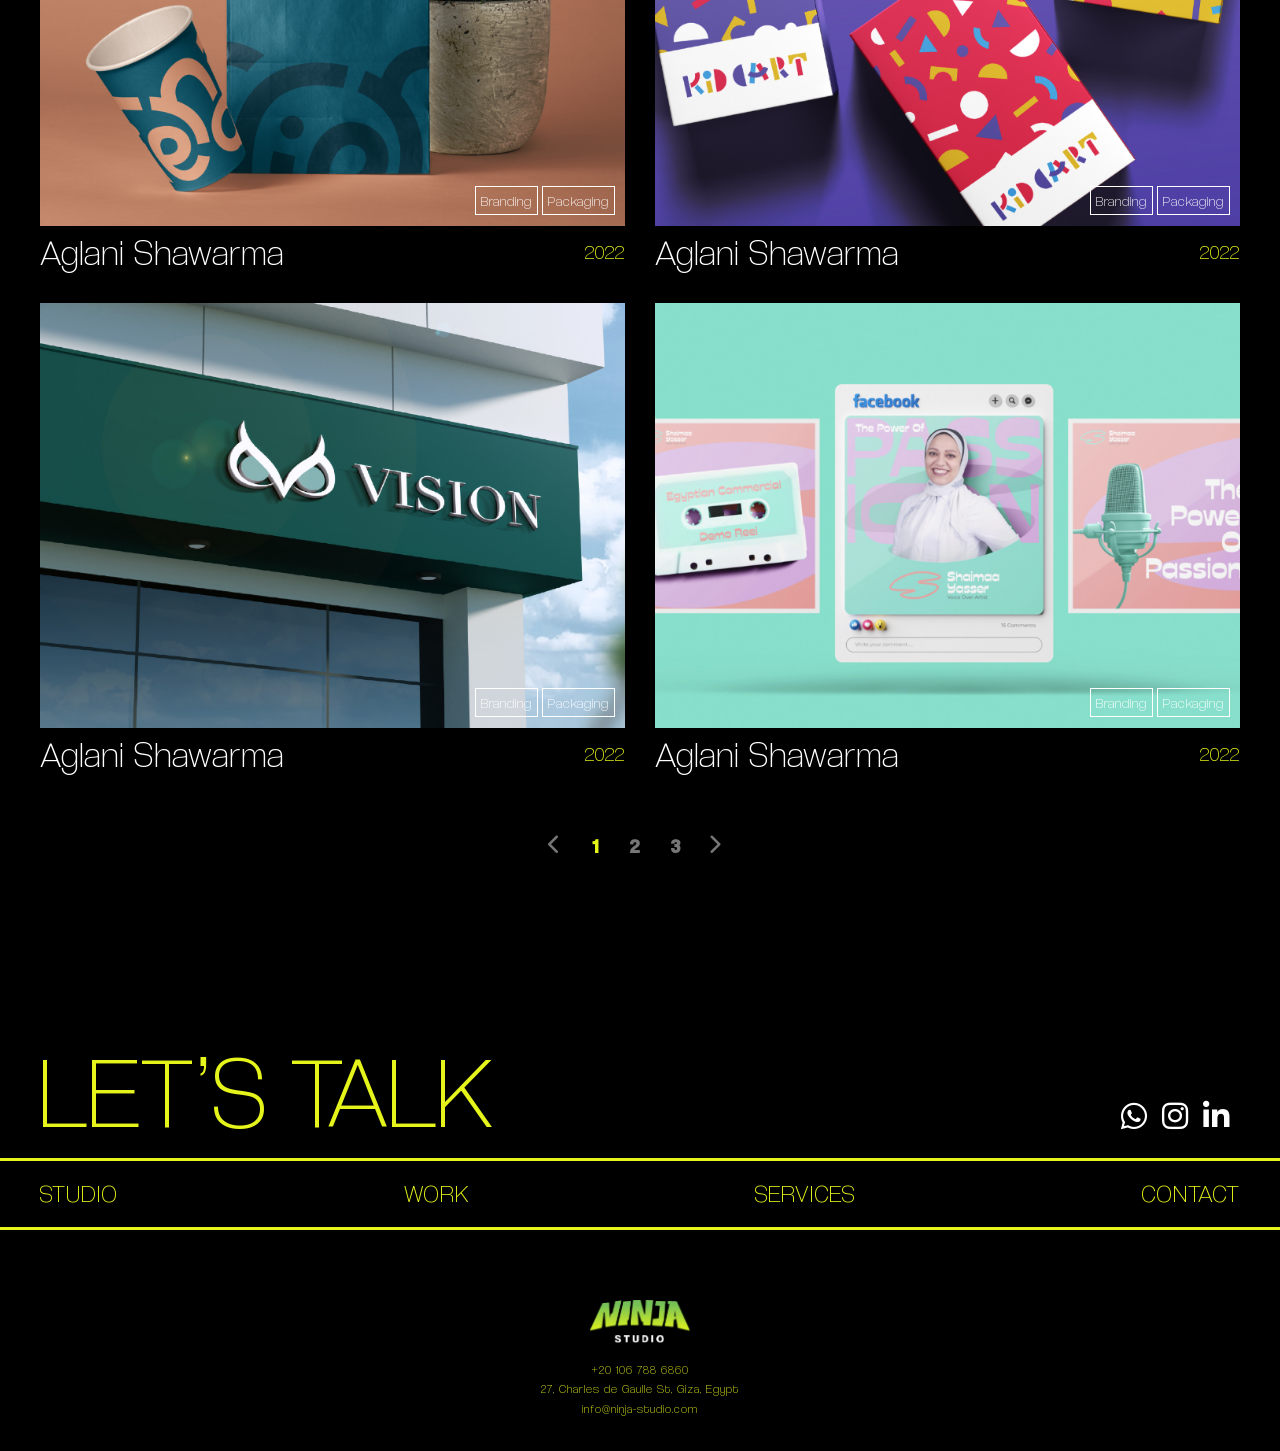
<file: work.html>
<!doctype html>
<html lang="en">

<head>
    <!-- Required meta tags -->
    <meta charset="utf-8">
    <meta name="viewport" content="width=device-width, initial-scale=1, shrink-to-fit=no">
    <link rel="shortcut icon" href="img/logo.png" type="image/x-icon">
    <title>NINJA</title>
    <!-- Bootstrap CSS -->
    <link rel="stylesheet" href="css/bootstrap.min.css">
    <!-- <link rel="stylesheet" href="css/bootstrap-rtl.css"> -->
    <!--icon font css-->
    <link rel="stylesheet" href="vendors/themify-icon/themify-icons.css">
    <link rel="stylesheet" href="vendors/font-awesome/css/all.min.css">
    <link rel="stylesheet" href="vendors/elagent/style.css">
    <link rel="stylesheet" href="vendors/flaticon/flaticon.css">
    <link rel="stylesheet" href="vendors/animation/animate.min.css">
    <link rel="stylesheet" href="vendors/owl-carousel/assets/owl.carousel.min.css">
    <link rel="stylesheet" href="https://cdnjs.cloudflare.com/ajax/libs/OwlCarousel2/2.3.4/assets/owl.theme.default.min.css">
    <link rel="stylesheet" href="vendors/lightGallery-master/dist/css/lightgallery.min.css">
    <link rel="stylesheet" href="css/style.css">
    <link rel="stylesheet" href="css/responsive.css">
</head>

<body>
    <div class="body_wrapper">
        <!-- start page loader -->
        <div class="loader0">
        </div>
        <!-- end page loader -->
        <!-- Start nav header -->
        <header id="header" class="navbar_pages">
            <div class="container-fluid">
                <nav class="nav">
                    <div class="social">
                        <ul class="list-inline">
                            <li><a href="#"><i class="fa-brands fa-whatsapp"></i></a></li>
                            <li><a href="#"><i class="fa-brands fa-instagram"></i></a></li>
                            <li><a href="#"><i class="fa-brands fa-linkedin-in"></i></a></li>
                        </ul>
                    </div>
                    <div class="logo">
                        <a href="index.html"> <img src="img/logo.png" alt="logo"></a>
                    </div>
                    <button class="toggle-menu">
                        <div class="toggle-icon"> <span></span></div>
                        <span>menu</span>
                    </button>
                </nav>
            </div>
        </header>
        <div id="menu" class="">
            <nav class="main-nav">
                <ul>
                    <li>
                        <a href="index.html">
                            HOME
                        </a>
                    </li>
                    <li>
                        <a href="studio.html">
                            STUDIO
                        </a>
                    </li>

                    <li>
                        <a href="work.html">
                            WORK
                        </a>
                    </li>
                    <li>
                        <a href="services.html">
                            SERVICES
                        </a>
                    </li>
                    <li>
                        <a href="contact.html">
                            CONTACT
                        </a>
                    </li>

                </ul>
            </nav>
            <footer class="menu-footer">
                <nav class="footer-nav">
                    <ul class="list-inline">
                        <li><a href="#"><i class="fa-brands fa-whatsapp"></i></a></li>
                        <li><a href="#"><i class="fa-brands fa-instagram"></i></a></li>
                        <li><a href="#"><i class="fa-brands fa-linkedin-in"></i></a></li>
                    </ul>
                </nav>
            </footer>
        </div>
        <!-- end header-top -->
         <!-- start top page -->
         <!-- end top page -->
       <div class="container-fluid">
        <div class="title-page title-page-2">
            <h3>NINJA WORKS</h3>
         </div>
         <div class="studio mb-150">
            <div class="row">
                <div class="col-lg-6 col-md-6 col-12 wow fadeInUp" data-wow-delay=".1s" data-wow-duration="1.2s">
                    <div class="st-info">
                        <div class="st-img"><a href="work-details.html">
                            <img src="img/projects/pro5.png" class="img-fluid"></a>
                            <div class="pro-button work-button">
                            <a href="#">Branding</a>
                            <a href="#">Packaging</a>
                          </div>
                        </div>
                        <div class="st-text">
                            <h3><a href="work-details.html"> Aglani Shawarma</a></h3>
                            <p>2022</p>
                        </div>
                    </div>
                </div>
                 <div class="col-lg-6 col-md-6 col-12 wow fadeInUp" data-wow-delay=".1s" data-wow-duration="1.3s">
                    <div class="st-info">
                        <div class="st-img"><a href="work-details.html">
                            <img src="img/projects/pro4.png" class="img-fluid"></a>
                            <div class="pro-button work-button">
                                <a href="#">Branding</a>
                                <a href="#">Packaging</a>
                              </div>
                        </div>
                        <div class="st-text">
                            <h3><a href="work-details.html"> Aglani Shawarma</a></h3>
                            <p>2022</p>
                        </div>
                    </div>
                </div>
                <div class="col-lg-6 col-md-6 col-12 wow fadeInUp" data-wow-delay=".2s" data-wow-duration="1.4s">
                    <div class="st-info">
                        <div class="st-img"><a href="work-details.html">
                            <img src="img/projects/pro7.png" class="img-fluid"></a>
                            <div class="pro-button work-button">
                                <a href="#">Branding</a>
                                <a href="#">Packaging</a>
                              </div>
                        </div>
                        <div class="st-text">
                            <h3><a href="work-details.html"> Aglani Shawarma</a></h3>
                            <p>2022</p>
                        </div>
                    </div>
                </div>
                <div class="col-lg-6 col-md-6 col-12 wow fadeInUp" data-wow-delay=".2s" data-wow-duration="1.5s">
                    <div class="st-info">
                        <div class="st-img"><a href="work-details.html">
                            <img src="img/projects/pro6.png" class="img-fluid"></a>
                            <div class="pro-button work-button">
                                <a href="#">Branding</a>
                                <a href="#">Packaging</a>
                              </div>
                        </div>
                        <div class="st-text">
                            <h3><a href="work-details.html"> Aglani Shawarma</a></h3>
                            <p>2022</p>
                        </div>
                    </div>
                </div>
                <div class="col-lg-6 col-md-6 col-12 wow fadeInUp" data-wow-delay=".3s" data-wow-duration="1.6s">
                    <div class="st-info">
                        <div class="st-img"><a href="work-details.html">
                            <img src="img/projects/pro9.png" class="img-fluid"></a>
                            <div class="pro-button work-button">
                                <a href="#">Branding</a>
                                <a href="#">Packaging</a>
                              </div>
                        </div>
                        <div class="st-text">
                            <h3><a href="work-details.html"> Aglani Shawarma</a></h3>
                            <p>2022</p>
                        </div>
                    </div>
                </div>
                <div class="col-lg-6 col-md-6 col-12 wow fadeInUp" data-wow-delay=".3s" data-wow-duration="1.7s">
                    <div class="st-info">
                        <div class="st-img"><a href="work-details.html">
                            <img src="img/projects/pro8.png" class="img-fluid"></a>
                            <div class="pro-button work-button">
                                <a href="#">Branding</a>
                                <a href="#">Packaging</a>
                              </div>
                        </div>
                        <div class="st-text">
                            <h3><a href="work-details.html"> Aglani Shawarma</a></h3>
                            <p>2022</p>
                        </div>
                    </div>
                </div>
                <div class="col-lg-6 col-md-6 col-12 wow fadeInUp" data-wow-delay=".4s" data-wow-duration="1.8s">
                    <div class="st-info">
                        <div class="st-img"><a href="work-details.html">
                            <img src="img/projects/pro11.png" class="img-fluid"></a>
                            <div class="pro-button work-button">
                                <a href="#">Branding</a>
                                <a href="#">Packaging</a>
                              </div>
                        </div>
                        <div class="st-text">
                            <h3><a href="work-details.html"> Aglani Shawarma</a></h3>
                            <p>2022</p>
                        </div>
                    </div>
                </div>
                <div class="col-lg-6 col-md-6 col-12 wow fadeInUp" data-wow-delay=".4s" data-wow-duration="1.9s">
                    <div class="st-info">
                        <div class="st-img"><a href="work-details.html">
                            <img src="img/projects/pro10.png" class="img-fluid"></a>
                            <div class="pro-button work-button">
                                <a href="#">Branding</a>
                                <a href="#">Packaging</a>
                              </div>
                        </div>
                        <div class="st-text">
                            <h3><a href="work-details.html"> Aglani Shawarma</a></h3>
                            <p>2022</p>
                        </div>
                    </div>
                </div>
                
            </div>
             <div class="pagination-div wow fadeInUp" data-wow-delay=".6s" data-wow-duration="2s">
                <ul class="pagination">
                    <li><a href="#"><i class="fa-solid fa-chevron-left"></i></a></li>
                    <li><a class="page-number current" href="#">1</a></li>
                    <li><a class="page-number" href="#">2</a></li>
                    <li><a class="page-number" href="#">3</a></li>
                    <li><a href="#"><i class="fa-solid fa-chevron-right"></i></a></li>
                </ul>
            </div>
         </div>
        
       </div>
        
        <!--start footer-->
        <footer class="footer">
            <!-- start sec footer -->
            <div class="sec-footer">
                <div class="container-fluid">
                    <div class="ft-head">
                        <h1>Let’s Talk</h1>
                        <div class="social">
                            <ul class="list-inline">
                                <li><a href="#"><i class="fa-brands fa-whatsapp"></i></a></li>
                                <li><a href="#"><i class="fa-brands fa-instagram"></i></a></li>
                                <li><a href="#"><i class="fa-brands fa-linkedin-in"></i></a></li>
                            </ul>
                        </div>
                    </div>
                </div>
                <div class="ft-menu">
                    <div class="container-fluid">
                        <div class="list-menu">
                            <a href="#">Studio</a>
                            <a href="#">Work</a>
                            <a href="#">Services</a>
                            <a href="#">Contact</a>
                        </div>
                    </div>
                </div>
            </div>
            <!-- end sec footer -->
            <div class="bt-footer">
                <div class="container-fluid">
                    <div class="row justify-content-center text-center">
                        <div class="col-6">
                            <div class="bt-details">
                                <img src="img/logo.png" alt="logo" width="100">
                                <h6><a href="#">+20 106 788 6860</a></h6>
                                <h6>27, Charles de Gaulle St, Giza, Egypt</h6>
                                <h6><a href="#">info@ninja-studio.com</a></h6>
                            </div>
                        </div>
                    </div>

                </div>
            </div>
        </footer>
    </div>
    <!-- jQuery first, then Popper.js, then Bootstrap JS -->
    <script src="js/jquery-3.3.1.min.js"></script>
    <script src="js/propper.js"></script>
    <script src="js/bootstrap.min.js"></script>
    <script src="vendors/wow/wow.min.js"></script>
    <script src="vendors/owl-carousel/owl.carousel.min.js"></script>
    <script src="vendors/lightGallery-master/dist/js/lightgallery-all.min.js"></script>
    <script src="vendors/gsap/gsap.min.js"></script>
    <script src="vendors/gsap/ScrollTrigger.min.js"></script>
    <script src="vendors/gsap/TextPlugin.min.js"></script>
    <script src="https://player.vimeo.com/api/player.js"></script>
    <script src="js/main.js"></script>
</body>
</html>
</file>
<file: vendors/themify-icon/themify-icons.css>
@font-face {
	font-family: 'themify';
	src:url('fonts/themify9f24.html?-fvbane');
	src:url('fonts/themifyd41d.html?#iefix-fvbane') format('embedded-opentype'),
		url('fonts/themify9f24.woff?-fvbane') format('woff'),
		url('fonts/themify9f24.ttf?-fvbane') format('truetype'),
		url('fonts/themify9f24-2.html?-fvbane#themify') format('svg');
	font-weight: normal;
	font-style: normal;
}

[class^="ti-"], [class*=" ti-"] {
	font-family: 'themify';
	speak: none;
	font-style: normal;
	font-weight: normal;
	font-variant: normal;
	text-transform: none;
	line-height: 1;

	/* Better Font Rendering =========== */
	-webkit-font-smoothing: antialiased;
	-moz-osx-font-smoothing: grayscale;
}

.ti-wand:before {
	content: "\e600";
}
.ti-volume:before {
	content: "\e601";
}
.ti-user:before {
	content: "\e602";
}
.ti-unlock:before {
	content: "\e603";
}
.ti-unlink:before {
	content: "\e604";
}
.ti-trash:before {
	content: "\e605";
}
.ti-thought:before {
	content: "\e606";
}
.ti-target:before {
	content: "\e607";
}
.ti-tag:before {
	content: "\e608";
}
.ti-tablet:before {
	content: "\e609";
}
.ti-star:before {
	content: "\e60a";
}
.ti-spray:before {
	content: "\e60b";
}
.ti-signal:before {
	content: "\e60c";
}
.ti-shopping-cart:before {
	content: "\e60d";
}
.ti-shopping-cart-full:before {
	content: "\e60e";
}
.ti-settings:before {
	content: "\e60f";
}
.ti-search:before {
	content: "\e610";
}
.ti-zoom-in:before {
	content: "\e611";
}
.ti-zoom-out:before {
	content: "\e612";
}
.ti-cut:before {
	content: "\e613";
}
.ti-ruler:before {
	content: "\e614";
}
.ti-ruler-pencil:before {
	content: "\e615";
}
.ti-ruler-alt:before {
	content: "\e616";
}
.ti-bookmark:before {
	content: "\e617";
}
.ti-bookmark-alt:before {
	content: "\e618";
}
.ti-reload:before {
	content: "\e619";
}
.ti-plus:before {
	content: "\e61a";
}
.ti-pin:before {
	content: "\e61b";
}
.ti-pencil:before {
	content: "\e61c";
}
.ti-pencil-alt:before {
	content: "\e61d";
}
.ti-paint-roller:before {
	content: "\e61e";
}
.ti-paint-bucket:before {
	content: "\e61f";
}
.ti-na:before {
	content: "\e620";
}
.ti-mobile:before {
	content: "\e621";
}
.ti-minus:before {
	content: "\e622";
}
.ti-medall:before {
	content: "\e623";
}
.ti-medall-alt:before {
	content: "\e624";
}
.ti-marker:before {
	content: "\e625";
}
.ti-marker-alt:before {
	content: "\e626";
}
.ti-arrow-up:before {
	content: "\e627";
}
.ti-arrow-right:before {
	content: "\e628";
}
.ti-arrow-left:before {
	content: "\e629";
}
.ti-arrow-down:before {
	content: "\e62a";
}
.ti-lock:before {
	content: "\e62b";
}
.ti-location-arrow:before {
	content: "\e62c";
}
.ti-link:before {
	content: "\e62d";
}
.ti-layout:before {
	content: "\e62e";
}
.ti-layers:before {
	content: "\e62f";
}
.ti-layers-alt:before {
	content: "\e630";
}
.ti-key:before {
	content: "\e631";
}
.ti-import:before {
	content: "\e632";
}
.ti-image:before {
	content: "\e633";
}
.ti-heart:before {
	content: "\e634";
}
.ti-heart-broken:before {
	content: "\e635";
}
.ti-hand-stop:before {
	content: "\e636";
}
.ti-hand-open:before {
	content: "\e637";
}
.ti-hand-drag:before {
	content: "\e638";
}
.ti-folder:before {
	content: "\e639";
}
.ti-flag:before {
	content: "\e63a";
}
.ti-flag-alt:before {
	content: "\e63b";
}
.ti-flag-alt-2:before {
	content: "\e63c";
}
.ti-eye:before {
	content: "\e63d";
}
.ti-export:before {
	content: "\e63e";
}
.ti-exchange-vertical:before {
	content: "\e63f";
}
.ti-desktop:before {
	content: "\e640";
}
.ti-cup:before {
	content: "\e641";
}
.ti-crown:before {
	content: "\e642";
}
.ti-comments:before {
	content: "\e643";
}
.ti-comment:before {
	content: "\e644";
}
.ti-comment-alt:before {
	content: "\e645";
}
.ti-close:before {
	content: "\e646";
}
.ti-clip:before {
	content: "\e647";
}
.ti-angle-up:before {
	content: "\e648";
}
.ti-angle-right:before {
	content: "\e649";
}
.ti-angle-left:before {
	content: "\e64a";
}
.ti-angle-down:before {
	content: "\e64b";
}
.ti-check:before {
	content: "\e64c";
}
.ti-check-box:before {
	content: "\e64d";
}
.ti-camera:before {
	content: "\e64e";
}
.ti-announcement:before {
	content: "\e64f";
}
.ti-brush:before {
	content: "\e650";
}
.ti-briefcase:before {
	content: "\e651";
}
.ti-bolt:before {
	content: "\e652";
}
.ti-bolt-alt:before {
	content: "\e653";
}
.ti-blackboard:before {
	content: "\e654";
}
.ti-bag:before {
	content: "\e655";
}
.ti-move:before {
	content: "\e656";
}
.ti-arrows-vertical:before {
	content: "\e657";
}
.ti-arrows-horizontal:before {
	content: "\e658";
}
.ti-fullscreen:before {
	content: "\e659";
}
.ti-arrow-top-right:before {
	content: "\e65a";
}
.ti-arrow-top-left:before {
	content: "\e65b";
}
.ti-arrow-circle-up:before {
	content: "\e65c";
}
.ti-arrow-circle-right:before {
	content: "\e65d";
}
.ti-arrow-circle-left:before {
	content: "\e65e";
}
.ti-arrow-circle-down:before {
	content: "\e65f";
}
.ti-angle-double-up:before {
	content: "\e660";
}
.ti-angle-double-right:before {
	content: "\e661";
}
.ti-angle-double-left:before {
	content: "\e662";
}
.ti-angle-double-down:before {
	content: "\e663";
}
.ti-zip:before {
	content: "\e664";
}
.ti-world:before {
	content: "\e665";
}
.ti-wheelchair:before {
	content: "\e666";
}
.ti-view-list:before {
	content: "\e667";
}
.ti-view-list-alt:before {
	content: "\e668";
}
.ti-view-grid:before {
	content: "\e669";
}
.ti-uppercase:before {
	content: "\e66a";
}
.ti-upload:before {
	content: "\e66b";
}
.ti-underline:before {
	content: "\e66c";
}
.ti-truck:before {
	content: "\e66d";
}
.ti-timer:before {
	content: "\e66e";
}
.ti-ticket:before {
	content: "\e66f";
}
.ti-thumb-up:before {
	content: "\e670";
}
.ti-thumb-down:before {
	content: "\e671";
}
.ti-text:before {
	content: "\e672";
}
.ti-stats-up:before {
	content: "\e673";
}
.ti-stats-down:before {
	content: "\e674";
}
.ti-split-v:before {
	content: "\e675";
}
.ti-split-h:before {
	content: "\e676";
}
.ti-smallcap:before {
	content: "\e677";
}
.ti-shine:before {
	content: "\e678";
}
.ti-shift-right:before {
	content: "\e679";
}
.ti-shift-left:before {
	content: "\e67a";
}
.ti-shield:before {
	content: "\e67b";
}
.ti-notepad:before {
	content: "\e67c";
}
.ti-server:before {
	content: "\e67d";
}
.ti-quote-right:before {
	content: "\e67e";
}
.ti-quote-left:before {
	content: "\e67f";
}
.ti-pulse:before {
	content: "\e680";
}
.ti-printer:before {
	content: "\e681";
}
.ti-power-off:before {
	content: "\e682";
}
.ti-plug:before {
	content: "\e683";
}
.ti-pie-chart:before {
	content: "\e684";
}
.ti-paragraph:before {
	content: "\e685";
}
.ti-panel:before {
	content: "\e686";
}
.ti-package:before {
	content: "\e687";
}
.ti-music:before {
	content: "\e688";
}
.ti-music-alt:before {
	content: "\e689";
}
.ti-mouse:before {
	content: "\e68a";
}
.ti-mouse-alt:before {
	content: "\e68b";
}
.ti-money:before {
	content: "\e68c";
}
.ti-microphone:before {
	content: "\e68d";
}
.ti-menu:before {
	content: "\e68e";
}
.ti-menu-alt:before {
	content: "\e68f";
}
.ti-map:before {
	content: "\e690";
}
.ti-map-alt:before {
	content: "\e691";
}
.ti-loop:before {
	content: "\e692";
}
.ti-location-pin:before {
	content: "\e693";
}
.ti-list:before {
	content: "\e694";
}
.ti-light-bulb:before {
	content: "\e695";
}
.ti-Italic:before {
	content: "\e696";
}
.ti-info:before {
	content: "\e697";
}
.ti-infinite:before {
	content: "\e698";
}
.ti-id-badge:before {
	content: "\e699";
}
.ti-hummer:before {
	content: "\e69a";
}
.ti-home:before {
	content: "\e69b";
}
.ti-help:before {
	content: "\e69c";
}
.ti-headphone:before {
	content: "\e69d";
}
.ti-harddrives:before {
	content: "\e69e";
}
.ti-harddrive:before {
	content: "\e69f";
}
.ti-gift:before {
	content: "\e6a0";
}
.ti-game:before {
	content: "\e6a1";
}
.ti-filter:before {
	content: "\e6a2";
}
.ti-files:before {
	content: "\e6a3";
}
.ti-file:before {
	content: "\e6a4";
}
.ti-eraser:before {
	content: "\e6a5";
}
.ti-envelope:before {
	content: "\e6a6";
}
.ti-download:before {
	content: "\e6a7";
}
.ti-direction:before {
	content: "\e6a8";
}
.ti-direction-alt:before {
	content: "\e6a9";
}
.ti-dashboard:before {
	content: "\e6aa";
}
.ti-control-stop:before {
	content: "\e6ab";
}
.ti-control-shuffle:before {
	content: "\e6ac";
}
.ti-control-play:before {
	content: "\e6ad";
}
.ti-control-pause:before {
	content: "\e6ae";
}
.ti-control-forward:before {
	content: "\e6af";
}
.ti-control-backward:before {
	content: "\e6b0";
}
.ti-cloud:before {
	content: "\e6b1";
}
.ti-cloud-up:before {
	content: "\e6b2";
}
.ti-cloud-down:before {
	content: "\e6b3";
}
.ti-clipboard:before {
	content: "\e6b4";
}
.ti-car:before {
	content: "\e6b5";
}
.ti-calendar:before {
	content: "\e6b6";
}
.ti-book:before {
	content: "\e6b7";
}
.ti-bell:before {
	content: "\e6b8";
}
.ti-basketball:before {
	content: "\e6b9";
}
.ti-bar-chart:before {
	content: "\e6ba";
}
.ti-bar-chart-alt:before {
	content: "\e6bb";
}
.ti-back-right:before {
	content: "\e6bc";
}
.ti-back-left:before {
	content: "\e6bd";
}
.ti-arrows-corner:before {
	content: "\e6be";
}
.ti-archive:before {
	content: "\e6bf";
}
.ti-anchor:before {
	content: "\e6c0";
}
.ti-align-right:before {
	content: "\e6c1";
}
.ti-align-left:before {
	content: "\e6c2";
}
.ti-align-justify:before {
	content: "\e6c3";
}
.ti-align-center:before {
	content: "\e6c4";
}
.ti-alert:before {
	content: "\e6c5";
}
.ti-alarm-clock:before {
	content: "\e6c6";
}
.ti-agenda:before {
	content: "\e6c7";
}
.ti-write:before {
	content: "\e6c8";
}
.ti-window:before {
	content: "\e6c9";
}
.ti-widgetized:before {
	content: "\e6ca";
}
.ti-widget:before {
	content: "\e6cb";
}
.ti-widget-alt:before {
	content: "\e6cc";
}
.ti-wallet:before {
	content: "\e6cd";
}
.ti-video-clapper:before {
	content: "\e6ce";
}
.ti-video-camera:before {
	content: "\e6cf";
}
.ti-vector:before {
	content: "\e6d0";
}
.ti-themify-logo:before {
	content: "\e6d1";
}
.ti-themify-favicon:before {
	content: "\e6d2";
}
.ti-themify-favicon-alt:before {
	content: "\e6d3";
}
.ti-support:before {
	content: "\e6d4";
}
.ti-stamp:before {
	content: "\e6d5";
}
.ti-split-v-alt:before {
	content: "\e6d6";
}
.ti-slice:before {
	content: "\e6d7";
}
.ti-shortcode:before {
	content: "\e6d8";
}
.ti-shift-right-alt:before {
	content: "\e6d9";
}
.ti-shift-left-alt:before {
	content: "\e6da";
}
.ti-ruler-alt-2:before {
	content: "\e6db";
}
.ti-receipt:before {
	content: "\e6dc";
}
.ti-pin2:before {
	content: "\e6dd";
}
.ti-pin-alt:before {
	content: "\e6de";
}
.ti-pencil-alt2:before {
	content: "\e6df";
}
.ti-palette:before {
	content: "\e6e0";
}
.ti-more:before {
	content: "\e6e1";
}
.ti-more-alt:before {
	content: "\e6e2";
}
.ti-microphone-alt:before {
	content: "\e6e3";
}
.ti-magnet:before {
	content: "\e6e4";
}
.ti-line-double:before {
	content: "\e6e5";
}
.ti-line-dotted:before {
	content: "\e6e6";
}
.ti-line-dashed:before {
	content: "\e6e7";
}
.ti-layout-width-full:before {
	content: "\e6e8";
}
.ti-layout-width-default:before {
	content: "\e6e9";
}
.ti-layout-width-default-alt:before {
	content: "\e6ea";
}
.ti-layout-tab:before {
	content: "\e6eb";
}
.ti-layout-tab-window:before {
	content: "\e6ec";
}
.ti-layout-tab-v:before {
	content: "\e6ed";
}
.ti-layout-tab-min:before {
	content: "\e6ee";
}
.ti-layout-slider:before {
	content: "\e6ef";
}
.ti-layout-slider-alt:before {
	content: "\e6f0";
}
.ti-layout-sidebar-right:before {
	content: "\e6f1";
}
.ti-layout-sidebar-none:before {
	content: "\e6f2";
}
.ti-layout-sidebar-left:before {
	content: "\e6f3";
}
.ti-layout-placeholder:before {
	content: "\e6f4";
}
.ti-layout-menu:before {
	content: "\e6f5";
}
.ti-layout-menu-v:before {
	content: "\e6f6";
}
.ti-layout-menu-separated:before {
	content: "\e6f7";
}
.ti-layout-menu-full:before {
	content: "\e6f8";
}
.ti-layout-media-right-alt:before {
	content: "\e6f9";
}
.ti-layout-media-right:before {
	content: "\e6fa";
}
.ti-layout-media-overlay:before {
	content: "\e6fb";
}
.ti-layout-media-overlay-alt:before {
	content: "\e6fc";
}
.ti-layout-media-overlay-alt-2:before {
	content: "\e6fd";
}
.ti-layout-media-left-alt:before {
	content: "\e6fe";
}
.ti-layout-media-left:before {
	content: "\e6ff";
}
.ti-layout-media-center-alt:before {
	content: "\e700";
}
.ti-layout-media-center:before {
	content: "\e701";
}
.ti-layout-list-thumb:before {
	content: "\e702";
}
.ti-layout-list-thumb-alt:before {
	content: "\e703";
}
.ti-layout-list-post:before {
	content: "\e704";
}
.ti-layout-list-large-image:before {
	content: "\e705";
}
.ti-layout-line-solid:before {
	content: "\e706";
}
.ti-layout-grid4:before {
	content: "\e707";
}
.ti-layout-grid3:before {
	content: "\e708";
}
.ti-layout-grid2:before {
	content: "\e709";
}
.ti-layout-grid2-thumb:before {
	content: "\e70a";
}
.ti-layout-cta-right:before {
	content: "\e70b";
}
.ti-layout-cta-left:before {
	content: "\e70c";
}
.ti-layout-cta-center:before {
	content: "\e70d";
}
.ti-layout-cta-btn-right:before {
	content: "\e70e";
}
.ti-layout-cta-btn-left:before {
	content: "\e70f";
}
.ti-layout-column4:before {
	content: "\e710";
}
.ti-layout-column3:before {
	content: "\e711";
}
.ti-layout-column2:before {
	content: "\e712";
}
.ti-layout-accordion-separated:before {
	content: "\e713";
}
.ti-layout-accordion-merged:before {
	content: "\e714";
}
.ti-layout-accordion-list:before {
	content: "\e715";
}
.ti-ink-pen:before {
	content: "\e716";
}
.ti-info-alt:before {
	content: "\e717";
}
.ti-help-alt:before {
	content: "\e718";
}
.ti-headphone-alt:before {
	content: "\e719";
}
.ti-hand-point-up:before {
	content: "\e71a";
}
.ti-hand-point-right:before {
	content: "\e71b";
}
.ti-hand-point-left:before {
	content: "\e71c";
}
.ti-hand-point-down:before {
	content: "\e71d";
}
.ti-gallery:before {
	content: "\e71e";
}
.ti-face-smile:before {
	content: "\e71f";
}
.ti-face-sad:before {
	content: "\e720";
}
.ti-credit-card:before {
	content: "\e721";
}
.ti-control-skip-forward:before {
	content: "\e722";
}
.ti-control-skip-backward:before {
	content: "\e723";
}
.ti-control-record:before {
	content: "\e724";
}
.ti-control-eject:before {
	content: "\e725";
}
.ti-comments-smiley:before {
	content: "\e726";
}
.ti-brush-alt:before {
	content: "\e727";
}
.ti-youtube:before {
	content: "\e728";
}
.ti-vimeo:before {
	content: "\e729";
}
.ti-twitter:before {
	content: "\e72a";
}
.ti-time:before {
	content: "\e72b";
}
.ti-tumblr:before {
	content: "\e72c";
}
.ti-skype:before {
	content: "\e72d";
}
.ti-share:before {
	content: "\e72e";
}
.ti-share-alt:before {
	content: "\e72f";
}
.ti-rocket:before {
	content: "\e730";
}
.ti-pinterest:before {
	content: "\e731";
}
.ti-new-window:before {
	content: "\e732";
}
.ti-microsoft:before {
	content: "\e733";
}
.ti-list-ol:before {
	content: "\e734";
}
.ti-linkedin:before {
	content: "\e735";
}
.ti-layout-sidebar-2:before {
	content: "\e736";
}
.ti-layout-grid4-alt:before {
	content: "\e737";
}
.ti-layout-grid3-alt:before {
	content: "\e738";
}
.ti-layout-grid2-alt:before {
	content: "\e739";
}
.ti-layout-column4-alt:before {
	content: "\e73a";
}
.ti-layout-column3-alt:before {
	content: "\e73b";
}
.ti-layout-column2-alt:before {
	content: "\e73c";
}
.ti-instagram:before {
	content: "\e73d";
}
.ti-google:before {
	content: "\e73e";
}
.ti-github:before {
	content: "\e73f";
}
.ti-flickr:before {
	content: "\e740";
}
.ti-facebook:before {
	content: "\e741";
}
.ti-dropbox:before {
	content: "\e742";
}
.ti-dribbble:before {
	content: "\e743";
}
.ti-apple:before {
	content: "\e744";
}
.ti-android:before {
	content: "\e745";
}
.ti-save:before {
	content: "\e746";
}
.ti-save-alt:before {
	content: "\e747";
}
.ti-yahoo:before {
	content: "\e748";
}
.ti-wordpress:before {
	content: "\e749";
}
.ti-vimeo-alt:before {
	content: "\e74a";
}
.ti-twitter-alt:before {
	content: "\e74b";
}
.ti-tumblr-alt:before {
	content: "\e74c";
}
.ti-trello:before {
	content: "\e74d";
}
.ti-stack-overflow:before {
	content: "\e74e";
}
.ti-soundcloud:before {
	content: "\e74f";
}
.ti-sharethis:before {
	content: "\e750";
}
.ti-sharethis-alt:before {
	content: "\e751";
}
.ti-reddit:before {
	content: "\e752";
}
.ti-pinterest-alt:before {
	content: "\e753";
}
.ti-microsoft-alt:before {
	content: "\e754";
}
.ti-linux:before {
	content: "\e755";
}
.ti-jsfiddle:before {
	content: "\e756";
}
.ti-joomla:before {
	content: "\e757";
}
.ti-html5:before {
	content: "\e758";
}
.ti-flickr-alt:before {
	content: "\e759";
}
.ti-email:before {
	content: "\e75a";
}
.ti-drupal:before {
	content: "\e75b";
}
.ti-dropbox-alt:before {
	content: "\e75c";
}
.ti-css3:before {
	content: "\e75d";
}
.ti-rss:before {
	content: "\e75e";
}
.ti-rss-alt:before {
	content: "\e75f";
}
</file>
<file: vendors/elagent/style.css>
@font-face {
	font-family: 'ElegantIcons';
	src:url('fonts/ElegantIcons.eot');
	src:url('fonts/ElegantIconsd41d.eot?#iefix') format('embedded-opentype'),
		url('fonts/ElegantIcons.woff') format('woff'),
		url('fonts/ElegantIcons.ttf') format('truetype'),
		url('fonts/ElegantIcons.svg#ElegantIcons') format('svg');
	font-weight: normal;
	font-style: normal;
}

/* Use the following CSS code if you want to use data attributes for inserting your icons */
[data-icon]:before {
	font-family: 'ElegantIcons';
	content: attr(data-icon);
	speak: none;
	font-weight: normal;
	font-variant: normal;
	text-transform: none;
	line-height: 1;
	-webkit-font-smoothing: antialiased;
	-moz-osx-font-smoothing: grayscale;
}

/* Use the following CSS code if you want to have a class per icon */
/*
Instead of a list of all class selectors,
you can use the generic selector below, but it's slower:
[class*="your-class-prefix"] {
*/
.arrow_up, .arrow_down, .arrow_left, .arrow_right, .arrow_left-up, .arrow_right-up, .arrow_right-down, .arrow_left-down, .arrow-up-down, .arrow_up-down_alt, .arrow_left-right_alt, .arrow_left-right, .arrow_expand_alt2, .arrow_expand_alt, .arrow_condense, .arrow_expand, .arrow_move, .arrow_carrot-up, .arrow_carrot-down, .arrow_carrot-left, .arrow_carrot-right, .arrow_carrot-2up, .arrow_carrot-2down, .arrow_carrot-2left, .arrow_carrot-2right, .arrow_carrot-up_alt2, .arrow_carrot-down_alt2, .arrow_carrot-left_alt2, .arrow_carrot-right_alt2, .arrow_carrot-2up_alt2, .arrow_carrot-2down_alt2, .arrow_carrot-2left_alt2, .arrow_carrot-2right_alt2, .arrow_triangle-up, .arrow_triangle-down, .arrow_triangle-left, .arrow_triangle-right, .arrow_triangle-up_alt2, .arrow_triangle-down_alt2, .arrow_triangle-left_alt2, .arrow_triangle-right_alt2, .arrow_back, .icon_minus-06, .icon_plus, .icon_close, .icon_check, .icon_minus_alt2, .icon_plus_alt2, .icon_close_alt2, .icon_check_alt2, .icon_zoom-out_alt, .icon_zoom-in_alt, .icon_search, .icon_box-empty, .icon_box-selected, .icon_minus-box, .icon_plus-box, .icon_box-checked, .icon_circle-empty, .icon_circle-slelected, .icon_stop_alt2, .icon_stop, .icon_pause_alt2, .icon_pause, .icon_menu, .icon_menu-square_alt2, .icon_menu-circle_alt2, .icon_ul, .icon_ol, .icon_adjust-horiz, .icon_adjust-vert, .icon_document_alt, .icon_documents_alt, .icon_pencil, .icon_pencil-edit_alt, .icon_pencil-edit, .icon_folder-alt, .icon_folder-open_alt, .icon_folder-add_alt, .icon_info_alt, .icon_error-oct_alt, .icon_error-circle_alt, .icon_error-triangle_alt, .icon_question_alt2, .icon_question, .icon_comment_alt, .icon_chat_alt, .icon_vol-mute_alt, .icon_volume-low_alt, .icon_volume-high_alt, .icon_quotations, .icon_quotations_alt2, .icon_clock_alt, .icon_lock_alt, .icon_lock-open_alt, .icon_key_alt, .icon_cloud_alt, .icon_cloud-upload_alt, .icon_cloud-download_alt, .icon_image, .icon_images, .icon_lightbulb_alt, .icon_gift_alt, .icon_house_alt, .icon_genius, .icon_mobile, .icon_tablet, .icon_laptop, .icon_desktop, .icon_camera_alt, .icon_mail_alt, .icon_cone_alt, .icon_ribbon_alt, .icon_bag_alt, .icon_creditcard, .icon_cart_alt, .icon_paperclip, .icon_tag_alt, .icon_tags_alt, .icon_trash_alt, .icon_cursor_alt, .icon_mic_alt, .icon_compass_alt, .icon_pin_alt, .icon_pushpin_alt, .icon_map_alt, .icon_drawer_alt, .icon_toolbox_alt, .icon_book_alt, .icon_calendar, .icon_film, .icon_table, .icon_contacts_alt, .icon_headphones, .icon_lifesaver, .icon_piechart, .icon_refresh, .icon_link_alt, .icon_link, .icon_loading, .icon_blocked, .icon_archive_alt, .icon_heart_alt, .icon_star_alt, .icon_star-half_alt, .icon_star, .icon_star-half, .icon_tools, .icon_tool, .icon_cog, .icon_cogs, .arrow_up_alt, .arrow_down_alt, .arrow_left_alt, .arrow_right_alt, .arrow_left-up_alt, .arrow_right-up_alt, .arrow_right-down_alt, .arrow_left-down_alt, .arrow_condense_alt, .arrow_expand_alt3, .arrow_carrot_up_alt, .arrow_carrot-down_alt, .arrow_carrot-left_alt, .arrow_carrot-right_alt, .arrow_carrot-2up_alt, .arrow_carrot-2dwnn_alt, .arrow_carrot-2left_alt, .arrow_carrot-2right_alt, .arrow_triangle-up_alt, .arrow_triangle-down_alt, .arrow_triangle-left_alt, .arrow_triangle-right_alt, .icon_minus_alt, .icon_plus_alt, .icon_close_alt, .icon_check_alt, .icon_zoom-out, .icon_zoom-in, .icon_stop_alt, .icon_menu-square_alt, .icon_menu-circle_alt, .icon_document, .icon_documents, .icon_pencil_alt, .icon_folder, .icon_folder-open, .icon_folder-add, .icon_folder_upload, .icon_folder_download, .icon_info, .icon_error-circle, .icon_error-oct, .icon_error-triangle, .icon_question_alt, .icon_comment, .icon_chat, .icon_vol-mute, .icon_volume-low, .icon_volume-high, .icon_quotations_alt, .icon_clock, .icon_lock, .icon_lock-open, .icon_key, .icon_cloud, .icon_cloud-upload, .icon_cloud-download, .icon_lightbulb, .icon_gift, .icon_house, .icon_camera, .icon_mail, .icon_cone, .icon_ribbon, .icon_bag, .icon_cart, .icon_tag, .icon_tags, .icon_trash, .icon_cursor, .icon_mic, .icon_compass, .icon_pin, .icon_pushpin, .icon_map, .icon_drawer, .icon_toolbox, .icon_book, .icon_contacts, .icon_archive, .icon_heart, .icon_profile, .icon_group, .icon_grid-2x2, .icon_grid-3x3, .icon_music, .icon_pause_alt, .icon_phone, .icon_upload, .icon_download, .social_facebook, .social_twitter, .social_pinterest, .social_googleplus, .social_tumblr, .social_tumbleupon, .social_wordpress, .social_instagram, .social_dribbble, .social_vimeo, .social_linkedin, .social_rss, .social_deviantart, .social_share, .social_myspace, .social_skype, .social_youtube, .social_picassa, .social_googledrive, .social_flickr, .social_blogger, .social_spotify, .social_delicious, .social_facebook_circle, .social_twitter_circle, .social_pinterest_circle, .social_googleplus_circle, .social_tumblr_circle, .social_stumbleupon_circle, .social_wordpress_circle, .social_instagram_circle, .social_dribbble_circle, .social_vimeo_circle, .social_linkedin_circle, .social_rss_circle, .social_deviantart_circle, .social_share_circle, .social_myspace_circle, .social_skype_circle, .social_youtube_circle, .social_picassa_circle, .social_googledrive_alt2, .social_flickr_circle, .social_blogger_circle, .social_spotify_circle, .social_delicious_circle, .social_facebook_square, .social_twitter_square, .social_pinterest_square, .social_googleplus_square, .social_tumblr_square, .social_stumbleupon_square, .social_wordpress_square, .social_instagram_square, .social_dribbble_square, .social_vimeo_square, .social_linkedin_square, .social_rss_square, .social_deviantart_square, .social_share_square, .social_myspace_square, .social_skype_square, .social_youtube_square, .social_picassa_square, .social_googledrive_square, .social_flickr_square, .social_blogger_square, .social_spotify_square, .social_delicious_square, .icon_printer, .icon_calulator, .icon_building, .icon_floppy, .icon_drive, .icon_search-2, .icon_id, .icon_id-2, .icon_puzzle, .icon_like, .icon_dislike, .icon_mug, .icon_currency, .icon_wallet, .icon_pens, .icon_easel, .icon_flowchart, .icon_datareport, .icon_briefcase, .icon_shield, .icon_percent, .icon_globe, .icon_globe-2, .icon_target, .icon_hourglass, .icon_balance, .icon_rook, .icon_printer-alt, .icon_calculator_alt, .icon_building_alt, .icon_floppy_alt, .icon_drive_alt, .icon_search_alt, .icon_id_alt, .icon_id-2_alt, .icon_puzzle_alt, .icon_like_alt, .icon_dislike_alt, .icon_mug_alt, .icon_currency_alt, .icon_wallet_alt, .icon_pens_alt, .icon_easel_alt, .icon_flowchart_alt, .icon_datareport_alt, .icon_briefcase_alt, .icon_shield_alt, .icon_percent_alt, .icon_globe_alt, .icon_clipboard {
	font-family: 'ElegantIcons';
	speak: none;
	font-style: normal;
	font-weight: normal;
	font-variant: normal;
	text-transform: none;
	line-height: 1;
	-webkit-font-smoothing: antialiased;
}
.arrow_up:before {
	content: "\21";
}
.arrow_down:before {
	content: "\22";
}
.arrow_left:before {
	content: "\23";
}
.arrow_right:before {
	content: "\24";
}
.arrow_left-up:before {
	content: "\25";
}
.arrow_right-up:before {
	content: "\26";
}
.arrow_right-down:before {
	content: "\27";
}
.arrow_left-down:before {
	content: "\28";
}
.arrow-up-down:before {
	content: "\29";
}
.arrow_up-down_alt:before {
	content: "\2a";
}
.arrow_left-right_alt:before {
	content: "\2b";
}
.arrow_left-right:before {
	content: "\2c";
}
.arrow_expand_alt2:before {
	content: "\2d";
}
.arrow_expand_alt:before {
	content: "\2e";
}
.arrow_condense:before {
	content: "\2f";
}
.arrow_expand:before {
	content: "\30";
}
.arrow_move:before {
	content: "\31";
}
.arrow_carrot-up:before {
	content: "\32";
}
.arrow_carrot-down:before {
	content: "\33";
}
.arrow_carrot-left:before {
	content: "\34";
}
.arrow_carrot-right:before {
	content: "\35";
}
.arrow_carrot-2up:before {
	content: "\36";
}
.arrow_carrot-2down:before {
	content: "\37";
}
.arrow_carrot-2left:before {
	content: "\38";
}
.arrow_carrot-2right:before {
	content: "\39";
}
.arrow_carrot-up_alt2:before {
	content: "\3a";
}
.arrow_carrot-down_alt2:before {
	content: "\3b";
}
.arrow_carrot-left_alt2:before {
	content: "\3c";
}
.arrow_carrot-right_alt2:before {
	content: "\3d";
}
.arrow_carrot-2up_alt2:before {
	content: "\3e";
}
.arrow_carrot-2down_alt2:before {
	content: "\3f";
}
.arrow_carrot-2left_alt2:before {
	content: "\40";
}
.arrow_carrot-2right_alt2:before {
	content: "\41";
}
.arrow_triangle-up:before {
	content: "\42";
}
.arrow_triangle-down:before {
	content: "\43";
}
.arrow_triangle-left:before {
	content: "\44";
}
.arrow_triangle-right:before {
	content: "\45";
}
.arrow_triangle-up_alt2:before {
	content: "\46";
}
.arrow_triangle-down_alt2:before {
	content: "\47";
}
.arrow_triangle-left_alt2:before {
	content: "\48";
}
.arrow_triangle-right_alt2:before {
	content: "\49";
}
.arrow_back:before {
	content: "\4a";
}
.icon_minus-06:before {
	content: "\4b";
}
.icon_plus:before {
	content: "\4c";
}
.icon_close:before {
	content: "\4d";
}
.icon_check:before {
	content: "\4e";
}
.icon_minus_alt2:before {
	content: "\4f";
}
.icon_plus_alt2:before {
	content: "\50";
}
.icon_close_alt2:before {
	content: "\51";
}
.icon_check_alt2:before {
	content: "\52";
}
.icon_zoom-out_alt:before {
	content: "\53";
}
.icon_zoom-in_alt:before {
	content: "\54";
}
.icon_search:before {
	content: "\55";
}
.icon_box-empty:before {
	content: "\56";
}
.icon_box-selected:before {
	content: "\57";
}
.icon_minus-box:before {
	content: "\58";
}
.icon_plus-box:before {
	content: "\59";
}
.icon_box-checked:before {
	content: "\5a";
}
.icon_circle-empty:before {
	content: "\5b";
}
.icon_circle-slelected:before {
	content: "\5c";
}
.icon_stop_alt2:before {
	content: "\5d";
}
.icon_stop:before {
	content: "\5e";
}
.icon_pause_alt2:before {
	content: "\5f";
}
.icon_pause:before {
	content: "\60";
}
.icon_menu:before {
	content: "\61";
}
.icon_menu-square_alt2:before {
	content: "\62";
}
.icon_menu-circle_alt2:before {
	content: "\63";
}
.icon_ul:before {
	content: "\64";
}
.icon_ol:before {
	content: "\65";
}
.icon_adjust-horiz:before {
	content: "\66";
}
.icon_adjust-vert:before {
	content: "\67";
}
.icon_document_alt:before {
	content: "\68";
}
.icon_documents_alt:before {
	content: "\69";
}
.icon_pencil:before {
	content: "\6a";
}
.icon_pencil-edit_alt:before {
	content: "\6b";
}
.icon_pencil-edit:before {
	content: "\6c";
}
.icon_folder-alt:before {
	content: "\6d";
}
.icon_folder-open_alt:before {
	content: "\6e";
}
.icon_folder-add_alt:before {
	content: "\6f";
}
.icon_info_alt:before {
	content: "\70";
}
.icon_error-oct_alt:before {
	content: "\71";
}
.icon_error-circle_alt:before {
	content: "\72";
}
.icon_error-triangle_alt:before {
	content: "\73";
}
.icon_question_alt2:before {
	content: "\74";
}
.icon_question:before {
	content: "\75";
}
.icon_comment_alt:before {
	content: "\76";
}
.icon_chat_alt:before {
	content: "\77";
}
.icon_vol-mute_alt:before {
	content: "\78";
}
.icon_volume-low_alt:before {
	content: "\79";
}
.icon_volume-high_alt:before {
	content: "\7a";
}
.icon_quotations:before {
	content: "\7b";
}
.icon_quotations_alt2:before {
	content: "\7c";
}
.icon_clock_alt:before {
	content: "\7d";
}
.icon_lock_alt:before {
	content: "\7e";
}
.icon_lock-open_alt:before {
	content: "\e000";
}
.icon_key_alt:before {
	content: "\e001";
}
.icon_cloud_alt:before {
	content: "\e002";
}
.icon_cloud-upload_alt:before {
	content: "\e003";
}
.icon_cloud-download_alt:before {
	content: "\e004";
}
.icon_image:before {
	content: "\e005";
}
.icon_images:before {
	content: "\e006";
}
.icon_lightbulb_alt:before {
	content: "\e007";
}
.icon_gift_alt:before {
	content: "\e008";
}
.icon_house_alt:before {
	content: "\e009";
}
.icon_genius:before {
	content: "\e00a";
}
.icon_mobile:before {
	content: "\e00b";
}
.icon_tablet:before {
	content: "\e00c";
}
.icon_laptop:before {
	content: "\e00d";
}
.icon_desktop:before {
	content: "\e00e";
}
.icon_camera_alt:before {
	content: "\e00f";
}
.icon_mail_alt:before {
	content: "\e010";
}
.icon_cone_alt:before {
	content: "\e011";
}
.icon_ribbon_alt:before {
	content: "\e012";
}
.icon_bag_alt:before {
	content: "\e013";
}
.icon_creditcard:before {
	content: "\e014";
}
.icon_cart_alt:before {
	content: "\e015";
}
.icon_paperclip:before {
	content: "\e016";
}
.icon_tag_alt:before {
	content: "\e017";
}
.icon_tags_alt:before {
	content: "\e018";
}
.icon_trash_alt:before {
	content: "\e019";
}
.icon_cursor_alt:before {
	content: "\e01a";
}
.icon_mic_alt:before {
	content: "\e01b";
}
.icon_compass_alt:before {
	content: "\e01c";
}
.icon_pin_alt:before {
	content: "\e01d";
}
.icon_pushpin_alt:before {
	content: "\e01e";
}
.icon_map_alt:before {
	content: "\e01f";
}
.icon_drawer_alt:before {
	content: "\e020";
}
.icon_toolbox_alt:before {
	content: "\e021";
}
.icon_book_alt:before {
	content: "\e022";
}
.icon_calendar:before {
	content: "\e023";
}
.icon_film:before {
	content: "\e024";
}
.icon_table:before {
	content: "\e025";
}
.icon_contacts_alt:before {
	content: "\e026";
}
.icon_headphones:before {
	content: "\e027";
}
.icon_lifesaver:before {
	content: "\e028";
}
.icon_piechart:before {
	content: "\e029";
}
.icon_refresh:before {
	content: "\e02a";
}
.icon_link_alt:before {
	content: "\e02b";
}
.icon_link:before {
	content: "\e02c";
}
.icon_loading:before {
	content: "\e02d";
}
.icon_blocked:before {
	content: "\e02e";
}
.icon_archive_alt:before {
	content: "\e02f";
}
.icon_heart_alt:before {
	content: "\e030";
}
.icon_star_alt:before {
	content: "\e031";
}
.icon_star-half_alt:before {
	content: "\e032";
}
.icon_star:before {
	content: "\e033";
}
.icon_star-half:before {
	content: "\e034";
}
.icon_tools:before {
	content: "\e035";
}
.icon_tool:before {
	content: "\e036";
}
.icon_cog:before {
	content: "\e037";
}
.icon_cogs:before {
	content: "\e038";
}
.arrow_up_alt:before {
	content: "\e039";
}
.arrow_down_alt:before {
	content: "\e03a";
}
.arrow_left_alt:before {
	content: "\e03b";
}
.arrow_right_alt:before {
	content: "\e03c";
}
.arrow_left-up_alt:before {
	content: "\e03d";
}
.arrow_right-up_alt:before {
	content: "\e03e";
}
.arrow_right-down_alt:before {
	content: "\e03f";
}
.arrow_left-down_alt:before {
	content: "\e040";
}
.arrow_condense_alt:before {
	content: "\e041";
}
.arrow_expand_alt3:before {
	content: "\e042";
}
.arrow_carrot_up_alt:before {
	content: "\e043";
}
.arrow_carrot-down_alt:before {
	content: "\e044";
}
.arrow_carrot-left_alt:before {
	content: "\e045";
}
.arrow_carrot-right_alt:before {
	content: "\e046";
}
.arrow_carrot-2up_alt:before {
	content: "\e047";
}
.arrow_carrot-2dwnn_alt:before {
	content: "\e048";
}
.arrow_carrot-2left_alt:before {
	content: "\e049";
}
.arrow_carrot-2right_alt:before {
	content: "\e04a";
}
.arrow_triangle-up_alt:before {
	content: "\e04b";
}
.arrow_triangle-down_alt:before {
	content: "\e04c";
}
.arrow_triangle-left_alt:before {
	content: "\e04d";
}
.arrow_triangle-right_alt:before {
	content: "\e04e";
}
.icon_minus_alt:before {
	content: "\e04f";
}
.icon_plus_alt:before {
	content: "\e050";
}
.icon_close_alt:before {
	content: "\e051";
}
.icon_check_alt:before {
	content: "\e052";
}
.icon_zoom-out:before {
	content: "\e053";
}
.icon_zoom-in:before {
	content: "\e054";
}
.icon_stop_alt:before {
	content: "\e055";
}
.icon_menu-square_alt:before {
	content: "\e056";
}
.icon_menu-circle_alt:before {
	content: "\e057";
}
.icon_document:before {
	content: "\e058";
}
.icon_documents:before {
	content: "\e059";
}
.icon_pencil_alt:before {
	content: "\e05a";
}
.icon_folder:before {
	content: "\e05b";
}
.icon_folder-open:before {
	content: "\e05c";
}
.icon_folder-add:before {
	content: "\e05d";
}
.icon_folder_upload:before {
	content: "\e05e";
}
.icon_folder_download:before {
	content: "\e05f";
}
.icon_info:before {
	content: "\e060";
}
.icon_error-circle:before {
	content: "\e061";
}
.icon_error-oct:before {
	content: "\e062";
}
.icon_error-triangle:before {
	content: "\e063";
}
.icon_question_alt:before {
	content: "\e064";
}
.icon_comment:before {
	content: "\e065";
}
.icon_chat:before {
	content: "\e066";
}
.icon_vol-mute:before {
	content: "\e067";
}
.icon_volume-low:before {
	content: "\e068";
}
.icon_volume-high:before {
	content: "\e069";
}
.icon_quotations_alt:before {
	content: "\e06a";
}
.icon_clock:before {
	content: "\e06b";
}
.icon_lock:before {
	content: "\e06c";
}
.icon_lock-open:before {
	content: "\e06d";
}
.icon_key:before {
	content: "\e06e";
}
.icon_cloud:before {
	content: "\e06f";
}
.icon_cloud-upload:before {
	content: "\e070";
}
.icon_cloud-download:before {
	content: "\e071";
}
.icon_lightbulb:before {
	content: "\e072";
}
.icon_gift:before {
	content: "\e073";
}
.icon_house:before {
	content: "\e074";
}
.icon_camera:before {
	content: "\e075";
}
.icon_mail:before {
	content: "\e076";
}
.icon_cone:before {
	content: "\e077";
}
.icon_ribbon:before {
	content: "\e078";
}
.icon_bag:before {
	content: "\e079";
}
.icon_cart:before {
	content: "\e07a";
}
.icon_tag:before {
	content: "\e07b";
}
.icon_tags:before {
	content: "\e07c";
}
.icon_trash:before {
	content: "\e07d";
}
.icon_cursor:before {
	content: "\e07e";
}
.icon_mic:before {
	content: "\e07f";
}
.icon_compass:before {
	content: "\e080";
}
.icon_pin:before {
	content: "\e081";
}
.icon_pushpin:before {
	content: "\e082";
}
.icon_map:before {
	content: "\e083";
}
.icon_drawer:before {
	content: "\e084";
}
.icon_toolbox:before {
	content: "\e085";
}
.icon_book:before {
	content: "\e086";
}
.icon_contacts:before {
	content: "\e087";
}
.icon_archive:before {
	content: "\e088";
}
.icon_heart:before {
	content: "\e089";
}
.icon_profile:before {
	content: "\e08a";
}
.icon_group:before {
	content: "\e08b";
}
.icon_grid-2x2:before {
	content: "\e08c";
}
.icon_grid-3x3:before {
	content: "\e08d";
}
.icon_music:before {
	content: "\e08e";
}
.icon_pause_alt:before {
	content: "\e08f";
}
.icon_phone:before {
	content: "\e090";
}
.icon_upload:before {
	content: "\e091";
}
.icon_download:before {
	content: "\e092";
}
.social_facebook:before {
	content: "\e093";
}
.social_twitter:before {
	content: "\e094";
}
.social_pinterest:before {
	content: "\e095";
}
.social_googleplus:before {
	content: "\e096";
}
.social_tumblr:before {
	content: "\e097";
}
.social_tumbleupon:before {
	content: "\e098";
}
.social_wordpress:before {
	content: "\e099";
}
.social_instagram:before {
	content: "\e09a";
}
.social_dribbble:before {
	content: "\e09b";
}
.social_vimeo:before {
	content: "\e09c";
}
.social_linkedin:before {
	content: "\e09d";
}
.social_rss:before {
	content: "\e09e";
}
.social_deviantart:before {
	content: "\e09f";
}
.social_share:before {
	content: "\e0a0";
}
.social_myspace:before {
	content: "\e0a1";
}
.social_skype:before {
	content: "\e0a2";
}
.social_youtube:before {
	content: "\e0a3";
}
.social_picassa:before {
	content: "\e0a4";
}
.social_googledrive:before {
	content: "\e0a5";
}
.social_flickr:before {
	content: "\e0a6";
}
.social_blogger:before {
	content: "\e0a7";
}
.social_spotify:before {
	content: "\e0a8";
}
.social_delicious:before {
	content: "\e0a9";
}
.social_facebook_circle:before {
	content: "\e0aa";
}
.social_twitter_circle:before {
	content: "\e0ab";
}
.social_pinterest_circle:before {
	content: "\e0ac";
}
.social_googleplus_circle:before {
	content: "\e0ad";
}
.social_tumblr_circle:before {
	content: "\e0ae";
}
.social_stumbleupon_circle:before {
	content: "\e0af";
}
.social_wordpress_circle:before {
	content: "\e0b0";
}
.social_instagram_circle:before {
	content: "\e0b1";
}
.social_dribbble_circle:before {
	content: "\e0b2";
}
.social_vimeo_circle:before {
	content: "\e0b3";
}
.social_linkedin_circle:before {
	content: "\e0b4";
}
.social_rss_circle:before {
	content: "\e0b5";
}
.social_deviantart_circle:before {
	content: "\e0b6";
}
.social_share_circle:before {
	content: "\e0b7";
}
.social_myspace_circle:before {
	content: "\e0b8";
}
.social_skype_circle:before {
	content: "\e0b9";
}
.social_youtube_circle:before {
	content: "\e0ba";
}
.social_picassa_circle:before {
	content: "\e0bb";
}
.social_googledrive_alt2:before {
	content: "\e0bc";
}
.social_flickr_circle:before {
	content: "\e0bd";
}
.social_blogger_circle:before {
	content: "\e0be";
}
.social_spotify_circle:before {
	content: "\e0bf";
}
.social_delicious_circle:before {
	content: "\e0c0";
}
.social_facebook_square:before {
	content: "\e0c1";
}
.social_twitter_square:before {
	content: "\e0c2";
}
.social_pinterest_square:before {
	content: "\e0c3";
}
.social_googleplus_square:before {
	content: "\e0c4";
}
.social_tumblr_square:before {
	content: "\e0c5";
}
.social_stumbleupon_square:before {
	content: "\e0c6";
}
.social_wordpress_square:before {
	content: "\e0c7";
}
.social_instagram_square:before {
	content: "\e0c8";
}
.social_dribbble_square:before {
	content: "\e0c9";
}
.social_vimeo_square:before {
	content: "\e0ca";
}
.social_linkedin_square:before {
	content: "\e0cb";
}
.social_rss_square:before {
	content: "\e0cc";
}
.social_deviantart_square:before {
	content: "\e0cd";
}
.social_share_square:before {
	content: "\e0ce";
}
.social_myspace_square:before {
	content: "\e0cf";
}
.social_skype_square:before {
	content: "\e0d0";
}
.social_youtube_square:before {
	content: "\e0d1";
}
.social_picassa_square:before {
	content: "\e0d2";
}
.social_googledrive_square:before {
	content: "\e0d3";
}
.social_flickr_square:before {
	content: "\e0d4";
}
.social_blogger_square:before {
	content: "\e0d5";
}
.social_spotify_square:before {
	content: "\e0d6";
}
.social_delicious_square:before {
	content: "\e0d7";
}
.icon_printer:before {
	content: "\e103";
}
.icon_calulator:before {
	content: "\e0ee";
}
.icon_building:before {
	content: "\e0ef";
}
.icon_floppy:before {
	content: "\e0e8";
}
.icon_drive:before {
	content: "\e0ea";
}
.icon_search-2:before {
	content: "\e101";
}
.icon_id:before {
	content: "\e107";
}
.icon_id-2:before {
	content: "\e108";
}
.icon_puzzle:before {
	content: "\e102";
}
.icon_like:before {
	content: "\e106";
}
.icon_dislike:before {
	content: "\e0eb";
}
.icon_mug:before {
	content: "\e105";
}
.icon_currency:before {
	content: "\e0ed";
}
.icon_wallet:before {
	content: "\e100";
}
.icon_pens:before {
	content: "\e104";
}
.icon_easel:before {
	content: "\e0e9";
}
.icon_flowchart:before {
	content: "\e109";
}
.icon_datareport:before {
	content: "\e0ec";
}
.icon_briefcase:before {
	content: "\e0fe";
}
.icon_shield:before {
	content: "\e0f6";
}
.icon_percent:before {
	content: "\e0fb";
}
.icon_globe:before {
	content: "\e0e2";
}
.icon_globe-2:before {
	content: "\e0e3";
}
.icon_target:before {
	content: "\e0f5";
}
.icon_hourglass:before {
	content: "\e0e1";
}
.icon_balance:before {
	content: "\e0ff";
}
.icon_rook:before {
	content: "\e0f8";
}
.icon_printer-alt:before {
	content: "\e0fa";
}
.icon_calculator_alt:before {
	content: "\e0e7";
}
.icon_building_alt:before {
	content: "\e0fd";
}
.icon_floppy_alt:before {
	content: "\e0e4";
}
.icon_drive_alt:before {
	content: "\e0e5";
}
.icon_search_alt:before {
	content: "\e0f7";
}
.icon_id_alt:before {
	content: "\e0e0";
}
.icon_id-2_alt:before {
	content: "\e0fc";
}
.icon_puzzle_alt:before {
	content: "\e0f9";
}
.icon_like_alt:before {
	content: "\e0dd";
}
.icon_dislike_alt:before {
	content: "\e0f1";
}
.icon_mug_alt:before {
	content: "\e0dc";
}
.icon_currency_alt:before {
	content: "\e0f3";
}
.icon_wallet_alt:before {
	content: "\e0d8";
}
.icon_pens_alt:before {
	content: "\e0db";
}
.icon_easel_alt:before {
	content: "\e0f0";
}
.icon_flowchart_alt:before {
	content: "\e0df";
}
.icon_datareport_alt:before {
	content: "\e0f2";
}
.icon_briefcase_alt:before {
	content: "\e0f4";
}
.icon_shield_alt:before {
	content: "\e0d9";
}
.icon_percent_alt:before {
	content: "\e0da";
}
.icon_globe_alt:before {
	content: "\e0de";
}
.icon_clipboard:before {
	content: "\e0e6";
}


	.glyph {
		float: left;
		text-align: center;
		padding: .75em;
		margin: .4em 1.5em .75em 0;
		width: 6em;
text-shadow: none;
	}
        .glyph_big {
        font-size: 128px;
        color: #59c5dc;
        float: left;
        margin-right: 20px;
        }

        .glyph div { padding-bottom: 10px;}

	.glyph input {
		font-family: consolas, monospace;
		font-size: 12px;
		width: 100%;
		text-align: center;
		border: 0;
		box-shadow: 0 0 0 1px #ccc;
		padding: .2em;
                -moz-border-radius: 5px;
                -webkit-border-radius: 5px;
	}
	.centered {
		margin-left: auto;
		margin-right: auto;
	}
	.glyph .fs1 {
		font-size: 2em;
	}
</file>
<file: vendors/flaticon/flaticon.css>
/*
  	Flaticon icon font: Flaticon
  	Creation date: 24/07/2018 07:52
  	*/

@font-face {
  font-family: "Flaticon";
  src: url("Flaticon.html");
  src: url("Flaticond41d.html?#iefix") format("embedded-opentype"),
       url("Flaticon.woff") format("woff"),
       url("Flaticon.ttf") format("truetype"),
       url("Flaticon-2.html#Flaticon") format("svg");
  font-weight: normal;
  font-style: normal;
}

@media screen and (-webkit-min-device-pixel-ratio:0) {
  @font-face {
    font-family: "Flaticon";
    src: url("Flaticon-2.html#Flaticon") format("svg");
  }
}

[class^="flaticon-"]:before, [class*=" flaticon-"]:before,
[class^="flaticon-"]:after, [class*=" flaticon-"]:after {   
  font-family: Flaticon;
        font-size: 20px;
font-style: normal;
margin-left: 20px;
}

.flaticon-target:before { content: "\f100"; }
.flaticon-lightbulb:before { content: "\f101"; }
.flaticon-mortarboard:before { content: "\f102"; }
</file>
<file: css/style.css>
@font-face {
  font-family: 'coolvetica';
  src: url('../fonts/CoolveticaRg-Regular.woff');
}
@font-face {
 font-family: 'coolvetica book';
  src: url('../fonts/CoolveticaBk-Regular.woff');
}
@font-face {
  font-family: 'coolvetica Extralight';
  src: url('../fonts/CoolveticaEl-Regular.woff');
}
@font-face {
  font-family: 'coolvetica heavy';
  src: url('../fonts/CoolveticaHv-Regular.woff');
}
@font-face {
  font-family: 'coolvetica light';
  src: url('../fonts/CoolveticaLt-Regular.woff');
}
@font-face {
  font-family: 'coolvetica bold';
  src: url('../fonts/CoolveticaRg-Bold.woff');
}

body {
  font-family:coolvetica, sans-serif;
  background: #000;
  font-size: 14px;
  color: #fff;
  letter-spacing: 1px;
}
@media (min-width: 1200px) {
  .container {
      max-width: 1350px !important;
  }
  .container-fluid{
    padding: 0 40px;
  }
}
a{
  color: #fff;
  text-decoration: none;
}
a:hover{
  color: #E5F419 ;
  text-decoration: none;
}
.list-inline{
  margin-bottom: 0;
}
.list-inline>li {
  display: inline-block;
}
.mt_80{
  margin-top: 80px;
}
/*====================================================*/
/*====================================================*/
/*************************** loader ****************************/
.loader0 {
  height: 100%;
  left: 0;
  position: fixed;
  top: 0;
  width: 100%;
  z-index: 999991;
  background: url("../img/loading.gif") center center /cover no-repeat;
}
/******************************************************************/
/* start header */
#header {
  padding: 40px 0;
  position: absolute;
  width: 100%;
z-index: 99;
}
nav{
  justify-content: space-between;

}
#menu {
  background: #000;
  height: 100%;
  left: 0;
  opacity: 0;
  overflow: hidden;
  position: fixed;
  text-align: center;
  top: 0;
  transition: all 0.7s ease-in-out;
  visibility: hidden;
  width: 100%;
  z-index: 1100;
}
#menu.open {
  opacity: 1;
  visibility: visible;
  z-index: 99999;
}
#menu.open li:nth-child(1) {
  -webkit-animation-delay: 0.1s;
          animation-delay: 0.1s;
}
#menu.open li:nth-child(2) {
  -webkit-animation-delay: 0.2s;
          animation-delay: 0.2s;
}
#menu.open li:nth-child(3) {
  -webkit-animation-delay: 0.3s;
          animation-delay: 0.3s;
}
#menu.open li:nth-child(4) {
  -webkit-animation-delay: 0.4s;
          animation-delay: 0.4s;
}
#menu.open li:nth-child(5) {
  -webkit-animation-delay: 0.5s;
          animation-delay: 0.5s;
}
#menu.open li:nth-child(6) {
  -webkit-animation-delay: 0.6s;
          animation-delay: 0.6s;
}
#menu.open li:nth-child(7) {
  -webkit-animation-delay: 0.7s;
          animation-delay: 0.7s;
}
#menu.open li:nth-child(8) {
  -webkit-animation-delay: 0.8s;
          animation-delay: 0.8s;
}
#menu.open li:nth-child(9) {
  -webkit-animation-delay: 0.9s;
          animation-delay: 0.9s;
}
#menu.open li:nth-child(10) {
  -webkit-animation-delay: 1s;
          animation-delay: 1s;
}
#menu.open li {
  -webkit-animation-duration: 1s;
          animation-duration: 1s;
  -webkit-animation-fill-mode: both;
          animation-fill-mode: both;
  -webkit-animation-name: fadeInUp;
          animation-name: fadeInUp;
}
#menu ul:hover a {
  opacity: 0.5;
}
#menu ul a {
  -webkit-transform: translateZ(0);
  transition: opacity 0.3s ease-in-out;
}
#menu ul a:hover {
  opacity: 1;
}
#menu .main-nav {
  position: relative;
  top: 50%;
  transform: translateY(-50%);
}
#menu .main-nav ul {
  list-style: none;
  margin: 0;
  padding: 0;
}
#menu .main-nav a {
  color: #ffffff;
  display: block;
  font-size: 2.5rem;
  font-weight: bold;
  padding:0;
  text-decoration: none;
  text-transform: uppercase;
  font-family: 'coolvetica bold';
  letter-spacing: 2px;
}
#menu .main-nav a:first {
  padding-top: 0;
}
#menu .menu-footer {
  padding: 2rem;
  bottom: 0;
  left: 0;
  position: absolute;
  right: 0;
}
#menu .menu-footer ul {
  display: inline-block;
  list-style: none;
  margin: 0;
  padding: 0;
}
#menu .menu-footer ul li {
  display: inline;
  margin: 0 1rem;
}
#menu .menu-footer a {
  color: #ffffff;
  text-decoration: none;
  text-transform: uppercase;
}

.toggle-menu{
  background-color: transparent;
  border: none;
  cursor: pointer;
  display: inline-block;
  outline: none !important;
  padding: 0;
  pointer-events: initial;
  position: relative;
  vertical-align: middle;
  z-index: 1110;
  color: #fff;
  /* height: 50px; */

}
.toggle-menu .toggle-icon{
  cursor: pointer;
  display: inline-block;
  pointer-events: initial;
  position: relative;
  vertical-align: middle;
  width: 30px;
  z-index: 1110;
  color: #fff;
}
.toggle-menu  span{
  font-family: 'coolvetica Extralight';
  text-transform: uppercase;
  letter-spacing: 1px;
}
.toggle-menu .toggle-icon span {
  background-color: #fff;
  content: "";
  display: block;
  height: 1.5px;
  left: calc(50% - 13px );
  position: absolute;
  top: calc(50% - 4px );
  transform-origin: 50% 50%;
  transition: background-color 0.2s ease-in-out, top 0.2s 0.2s ease-out, transform 0.2s linear;
  width: 26px;
}
.toggle-menu .toggle-icon span:before, .toggle-menu .toggle-icon span:after {
  background-color: #fff;
  content: "";
  display: block;
  height: 1.5px;
  position: absolute;
  transform-origin: 50% 50%;
  transition: background-color 0.2s ease-in-out, top 0.2s 0.2s ease-out, transform 0.2s linear;
  width: 26px;
}
.toggle-menu .toggle-icon span:before {
  top: 5px;
}
/* .toggle-menu .toggle-icon span:after {
  top: -7px;
} */
.toggle-menu.active > span,.nav .social.hide{
  display: none;
}
.toggle-menu.active .toggle-icon span {
  background-color: transparent;
  transition: background 0.2s ease-out;
}
.toggle-menu.active .toggle-icon span:before, .toggle-menu.active .toggle-icon span:after {
  transition: top 0.2s ease-out, transform 0.2s 0.2s ease-out;
}
.toggle-menu.active .toggle-icon span:before {
  top: 0;
  transform: rotate3d(0, 0, 1, -45deg);
}
.toggle-menu.active .toggle-icon span:after {
  top: 0;
  transform: rotate3d(0, 0, 1, 45deg);
}
#header.open{
  z-index: 9999999 !important;
}
.close-c{
  position: relative;
}
#menu.open .close-menu{
  background-color: transparent;
  border: none;
  outline: none !important;
  position: absolute;
  right: 20px;
  top: 20px;
  color: #fff;
  font-size: 25px;
  width: 50px;
  cursor: pointer;
}
.close-menu.hide{
  display: none;
}
.logo img{
  height: 50px;
}
.social li {
  padding-right: 5px;
}
#header.navbar_fixed {
  position: fixed;
  top: 0;
  left: 0;
  width: 100%;
  background-color: #000;
  z-index: 9999;
  padding: 15px 0;
  transition: all .5s ease;
}
#header.navbar_pages.navbar_fixed ,#header.navbar_pages.navbar_bg.work-menu {
  background-color: transparent;
}
#header.navbar_pages.navbar_bg {
  background-color: #000;
}
.scroll-logo, #header.navbar_pages.navbar_bg.work-menu .logo,#header.navbar_pages.navbar_bg.work-menu .toggle-menu{
  transition: all 5s ease-in-out;
  display: none;
 }
 #header.navbar_pages.navbar_bg.work-menu  .scroll-logo{
  display: block;
  transition: all 5s ease;
  margin-left: -20px;
-webkit-animation-duration: 1s;
          animation-duration: 1s;
  -webkit-animation-fill-mode: both;
          animation-fill-mode: both;
  -webkit-animation-name: fadeInUp;
          animation-name: fadeInUp; }
.navbar_fixed .social{
  display: none;
  
}
/* .navbar_fixed .logo img {
  height: 25px;
} */
/* .navbar_fixed .toggle-menu {
  display: block;
} */
 
/* end header */
/* ======== start main slider ========= */
.seo_home_area{
  position: relative;
  height: 100vh;
  /* margin-bottom: 80px; */
}
.banner_top{
  height: 100%;
  display: flex;
  align-items: center;
  color: #fff;
}
.banner_top h3{
  font-family: 'coolvetica Extralight';
  text-align: center;
  line-height: 28px;
  font-size: 22px;
  margin: 150px 20px 0;

}
.main_item {
  background: #000;
  position: absolute;
  top: 0;
  right: 0;
  bottom: 0;
  left: 0;
  z-index: -99;
  height: 100vh;
  width: 100%;
}
video {
  position: absolute;
  width: 100%;
  height: 100%;
  object-fit: cover;
}
/* .video-wrapper,.video-wrapper video {
  position: absolute;
  top: 0;
  left: 0;
  width: 100%;
  height: 100%;
  pointer-events: none;
} */
.video-wrapper::after{
  content: '';
  position: absolute;
  top: 0;
  right: 0;
  bottom: 0;
  left: 0;
  background: rgb(0 0 0 / 50%);
}


/* end slider */
/* ======== start projects ========= */
.projects {
  position: relative;
    z-index: 9999;
    overflow: hidden;
}
.owl-project {
  width: 100%;
  display: flex;
  flex-wrap: nowrap;
  height: 100vh;
}
.project_item {
  min-width: 45vw;
  overflow: hidden;
  position: relative;
}
.sec-project{
  width: 100%;
  height: 100vh;
}
.pro-details,.pro-details .pro-img,.pro-details .owl-carousel .owl-stage,.pro-details .owl-carousel .owl-item,.pro-details .owl-carousel .owl-stage-outer{
  height: 100% !important;
}
/* .pro-details,.pro-img,.owl-carousel .owl-stage,.owl-carousel .owl-item,.owl-carousel .owl-stage-outer{
  height: 100%;
} */
.sec-project img{
  width: 100%;
  object-fit: cover;
  object-position: center;
  height: 100%;
}
.main-title{
  color: #E5F419 ;
  margin: 30px 0;
  font-size: 25px;
  font-weight: normal;
  letter-spacing: 1px;
  text-transform: uppercase;
}
.sec-project{
  position: relative;
  overflow: hidden;
}
.pro-info{
  display: flex;
  align-items: baseline;
  justify-content: space-between;
  position: absolute;
  bottom: 0;
  width: 100%;
  z-index: 9;
  padding: 15px;
  color: #fff;
  background: linear-gradient(180deg, rgba(0, 0, 0, 0) 50%, #000000 100%);
}
.pro-info::after{
  content: "";
  position: absolute;
  width: 100%;
  height: 100%;
  left: 0;
  right: 0;
  bottom: 0;
  background: rgba(0,0,0,0 );
  background: linear-gradient(180deg,rgba(0,0,0,0 ) 0.00%,#000000 100.00%);
  z-index: -1;
}
.pro-title h5{
  font-family: 'coolvetica book';
}
.pro-title p{
  font-family: 'coolvetica Extralight';
}

.pro-button a{
  border: 1px solid #fff;
  padding: 5px;
  font-family: 'coolvetica Extralight';

}
.work-button{
  position: absolute;
  bottom: 15px;
  right: 10px;
}
.owl-dots{
  text-align: center;
  padding-top: 30px;
}
.owl-dots .owl-dot span{
  width: 3px;
    display: inline-block;
    height: 2px;
    background: #fff;
    margin: 5px;
}
.owl-dots .owl-dot.active span{
  width: 10px;

}
.pro-link {
  margin-top: 20px;
}
.pro-link a{
  font-family: 'coolvetica Extralight';
}
 
/* end projects */

/* ====== start client =====*/
.p-50{
  padding: 50px 0;
}
.p-30{
  padding: 30px 0;
}
.pb-50{
  padding-bottom: 50px;
}
.owl-client img{
  width: auto;
  height: 55px;
  object-fit: contain;
  margin: auto;
}
/* end client */
/* ======== start about =======*/
.about-info{
  color: #E5F41A;
  font-family: 'coolvetica Extralight';
  border-top: 0;
  border-bottom: 1px solid #E5F41A;
  padding:  40px 0;
  letter-spacing: 1px;
}
.about-det .about-info:first-child{
  border-top: 1px solid #E5F41A;

}
.about-info h5{
font-size: 40px;
text-transform: uppercase;
}
.about-info p{
  width: 40%;
  font-size: 20px;
}
.about-info:hover{
  background: #e5f41a;
background: linear-gradient(136deg,#e5f41a 0.00%, #75c158 100.00%);
transition: all 3s ease;
}
.about-info:hover{
  color: #000;
  transition: all .1s ease;
}
.about-info:hover h5{
  font-family: 'coolvetica bold';
  transition: all .1s ease;

}

/* end about */
/* ====== start studio ====== */
.p-150{
  padding: 150px 0;
}
.p-120{
  padding: 120px 0;
}
.pb-120{
  padding-bottom: 120px;
}
.mb-150{
  margin-bottom: 150px;
}
.owl-item.active.center .video-img{
  position: relative;
  padding: 0 0 15px 15px;
}
.owl-item.active.center .video-img::after{
  content: '';
  position: absolute;
  top: 25px;
  bottom: 0;
  left: 0;
  right: 25px;
  background: linear-gradient(52deg,#e5f41a 0.00%,#75c158 100.00%);
  z-index: -1;
}
.pro-bg{
  font-size: 225px;
  letter-spacing: 1px;
  line-height: 190px;
  text-transform: uppercase;
  font-family: 'coolvetica Extralight';
  position: absolute;
  top: 6%;
  left: 0;
  right: 0;
  bottom: 0;
  -webkit-text-stroke: 1px #e5f4199c;
  text-stroke: 1px #e5f41a;
  -webkit-text-fill-color: transparent;
  text-fill-color: transparent;
  color: transparent;
  width: 100%;
  text-align: center;
  animation: dash 5s ease-out alternate infinite;

}

.studio-video{
  position: absolute;
  top: 0;
  bottom: 15px;
  opacity: 0;
  z-index: -1;
  width: 100%;
  /* height: 100%; */
}
.video-img.open .studio-video{
 opacity: 1;
 z-index: 1;
 transition: all .5s ease;
}
.play-icon {
  position: absolute;
  top: 45%;
  left: 45%;
  width: 80px;
}
.studio{
  position: relative;
  overflow: hidden;
  min-height: 725px;
}
.studio .active.center {
  transform: scale(1);
  -webkit-filter: grayscale(0); /* Safari 6.0 - 9.0 */
    filter: grayscale(0);
}
.studio .owl-item {
  transform: scale(.8);
  transition: .6s ease;
  -webkit-filter: grayscale(100%); /* Safari 6.0 - 9.0 */
    filter: grayscale(100%);
}
.hero-studio{
  height: 90vh;
  position: relative;
  z-index: 99;
}
.img-header{
  height: 100%;
  text-align: center;
}
.img-header img{
  height: 100%;
  width: 100%;
  object-fit: cover;
}
/* .studio-info .serv-info{
  height: 200px;
} */
.studio-info .serv-info h5{
  margin: 0 auto 15px;
  width: 100%;
}
.div-img{
  display: flex;
}
.Pagination-letter{
  display: flex;
  justify-content: center;
  align-items: center;
  font-family: 'coolvetica Extralight';
}
.Pagination-letter h3{
 color: #E5F41A;
 font-size: 100px;
 margin: 0 70px 30px;
}
.Pagination-letter p{
  font-size: 30px;
  margin: 0;
}
.pagn-line{
  height: 2px;
  width: 35%;
  background: #E5F41A;
}
/* end studio */
/*============== start review ===========*/
.review{
  border-top: 3px solid #E5F41A;
  border-bottom: 3px solid #E5F41A;
  /* background: url(../img/lovelypartners.png)15% 40% / 9% no-repeat; */
position: relative;
}
.rev-bg{
  position: absolute;
  left: -3%;
  top: 33%;
}
.rev-bg h3{
  font-size: 80px;
  letter-spacing: 1px;
  line-height: 83px;
  text-transform: uppercase;
  font-family: 'coolvetica Extralight';
  -webkit-text-stroke: 1px #e5f41abd;
  text-stroke: 1px #e5f41abd;
  -webkit-text-fill-color: transparent;
  text-fill-color: transparent;
  color: transparent;
  width: 90%;
  transform: rotate(-90deg);
  text-align: center;
}
.owl-review .item{
  display: flex;
  justify-content: space-between;
}
.quote img{
  width: 45px !important;
}
.test-details h5{
  font-family: 'coolvetica Extralight';
  font-size: 16px;
  margin: 40px 0;
}
.test-details i{
  font-size: 60px;
  color: #E5F41A;
}
.img-review{
  /* padding-right: 50px;
  flex: 40%; */
}
.rev-name{
  color: #E5F41A;
}
.rev-name h5{
  text-transform: uppercase;
  font-family: 'coolvetica';
  margin: 0;
}
.rev-name h6{
  font-family: 'coolvetica Extralight';
}


/* start review */
/* ===== start top footer===== */
.top-footer{
  padding-top: 150px;
  background: url(../img/creative.png) center 10%/ 90% no-repeat;
  font-family: 'coolvetica Extralight';
  font-size: 16px;
}

/* end top footer */ 
/* start sec footer */ 
.ft-head{
  display: flex;
  justify-content: space-between;
  align-items: baseline;
}
.ft-head h1{
  color: #E5F41A;
  font-size: 100px;
  font-family: 'coolvetica Extralight';
  text-transform: uppercase;
}
.ft-head .social li{
  padding-right: 10px;
}
.ft-head .social a{
  font-size: 30px;
}
.ft-menu{
  border-top: 3px solid #E5F41A;
  border-bottom: 3px solid #E5F41A;
  padding: 15px 0;
}
.list-menu{
  display: flex;
  justify-content: space-between;
  align-items: center;
  font-family: 'coolvetica Extralight';
  text-transform: uppercase;
  font-size: 24px;
}
.list-menu a{
  color: #E5F41A;
}
/* end sec footer */ 
/* start bt footer */ 
.bt-footer{
  padding: 70px 0 30px;
}
.bt-footer img{
  margin-bottom: 20px;
}
.bt-footer h6 ,.bt-footer h6 a{
  font-size: 12px;
  color: #E5F41A;
  font-family: 'coolvetica Extralight';
  margin-bottom: 5px;

}
/* end bt footer */ 
/* start work page */
.p-style{
  font-size: 22px;
  font-family: 'coolvetica Extralight';
  line-height: 27px;
}
.hero-top{
  height: 110vh;
}
.hero-top .img-header img {
  width: 80%;
  object-fit: contain;
}
.work-text p{
    margin: 30px 0 50px;
}
.about-info-1{
  position: relative;
  padding: 140px 0;
  margin: 70px 0;
}
.info1-text h3{
  font-size: 300px;
  letter-spacing: 1px;
  line-height: 190px;
  text-transform: uppercase;
  font-family: 'coolvetica Extralight';
  position: absolute;
  top: 3px;
  left: 0;
  right: 0;
  bottom: 0;
  -webkit-text-stroke: 1px #e5f4199c;
  text-stroke: 1px #e5f41a;
  -webkit-text-fill-color: transparent;
  text-fill-color: transparent;
  color: transparent;
  width: 100%;
  text-align: center;
  animation: dash 5s ease-out alternate infinite;
}
.info1-p{
  position: absolute;
  bottom: 7%;
  left: 0;
  width: 100%;
}
.info1-p p{
  padding-right: 40px;
}
.info2-text{
  text-align: center;
  margin-bottom: 100px;
}
.info2-text h3{
  font-size: 220px;
  letter-spacing: 1px;
  line-height: 232px;
  text-transform: uppercase;
  font-family: 'coolvetica Extralight';
  -webkit-text-stroke: 1px #e5f4199c;
  text-stroke: 1px #e5f41a;
  -webkit-text-fill-color: transparent;
  text-fill-color: transparent;
  color: transparent;
  width: 100%;
  text-align: center;
  animation: dash 5s ease-out alternate infinite;
}
.info2-text h5{
  color:#e5f419;
  font-size: 60px;
  font-family: 'coolvetica Extralight';
  text-transform: uppercase;
  letter-spacing: 2px;
}
/* end work page */
/* start services page */
.grid > div{
  display: flex;
}
.serv-text h3{
  font-size: 150px;
  letter-spacing: 2px;
  line-height: 170px;
  text-transform: uppercase;
  font-family: 'coolvetica';
  -webkit-text-stroke: 1px #e5f4199c;
  text-stroke: 1px #e5f41a;
  -webkit-text-fill-color: transparent;
  text-fill-color: transparent;
  color: transparent;
  width: 100%;
  animation: dash 5s ease-out alternate infinite;
}
.p-serv {
  font-family: 'coolvetica';
  font-size: 19px;
  line-height: 29px;
}
.serv-info{
  border: 1px solid #e5f419;
  padding: 40px;
  width: 100%;
  margin-bottom: 30px;
}
.serv-info h5{
  color:#E5F41A;
  font-family: 'coolvetica Extralight';
  font-size: 35px;
  width: 230px;
  margin: 0 auto 30px;  
}
.serv-info p{
  font-size: 19px;
  line-height: 29px;
}
.serv-details{
  margin-top: 20px;
}
/* h3.title-sm{
  font-size: 153px;
} */
/* .service-info-2 {
  margin-bottom: 50px;
} */
/* end services page */
/* start studio page */
.title-page {
  margin-top: 150px;
}
.title-page h3{
  font-size: 320px;
  letter-spacing: 1px;
  line-height: 332px;
  text-transform: uppercase;
  font-family: 'coolvetica Extralight';
  -webkit-text-stroke: 1px #e5f4199c;
  text-stroke: 1px #e5f41a;
  -webkit-text-fill-color: transparent;
  text-fill-color: transparent;
  color: transparent;
  width: 100%;
  animation: dash 5s ease-out alternate infinite;
  margin-bottom: 20px;
  text-align: center;
}
.title-page-2 h3{
  font-size: 260px;
}
/* .studio{
  margin-bottom: 150px;
} */
.st-info{
  margin-bottom: 30px;
}
.st-img{
  position: relative;
  overflow: hidden;
}
.st-img img{
  transition: all 1s ease;
  height: 425px;
  width: 100%;
  object-fit: cover;
}
.st-info:hover .st-img img{
  transform: scale(1.2);
  transition: all 1s ease;
}
.st-text{
  display: flex;
  justify-content: space-between;
  justify-items: center;
  margin-top: 5px;
}
.st-text h3,.st-text p{
  font-family: 'coolvetica Extralight';
margin: 0;
}
.st-text h3{
  font-size: 35px;
}
.st-text p{
  font-size: 20px;
  line-height: 42px;
  color: #E5F419;
}
.studio-img,.sec-flex{
  display: flex;
  flex-wrap: wrap;
  overflow: hidden;
}
.sec-flex .st-img-details{
  width: 100%;
  /* display: flex; */
  /* margin-bottom: 25px; */
}
.sec-flex .st-img-details.st-50 {
  width: 50%;
      display: flex;
    flex-direction: column;
}
/* .sec-flex .st-img-details.st-50 > div{
 flex: 1 0 calc(50% - 12px);
} */
.pr_10{
  padding-right: 10px;
}
.pl_10{
  padding-left: 10px;
}
.p-80{
  padding: 80px 0;
}
.mb_25{
  margin-bottom: 25px;
}
.mb_120{
  margin-bottom: 120px;
}
.mb_20{
  margin-bottom: 20px;
}
.mb_100{
margin-bottom: 100px;
} 
.mt_50{
margin-top: 50px;
}
.mt_100{
margin-top: 100px;
}
.py-60{
  padding: 60px 0 60px 0;
}
.embeded-video{
  height: 100%;
}
.embeded-video iframe{
      /* height: calc(100% + 1px) !important;
    left: calc(50% + 1px) !important;
    position: absolute;
    transform: translateX(calc(-50% - 1px));
    width: calc(100% + 2px) !important; */
        border-radius: 15px;
}
.sec-flex img{
    width: 100%;
    height: 100%;
    object-fit: cover;
    border-radius: 15px;
  }
/* .img-slider img{
  height: 400px;
    object-fit: cover;
} */

.img-slider2 img{
  /* height: 500px;
    object-fit: cover; */
    filter: opacity(.5);
}
.img-slider2 .owl-item.center img{
      filter: opacity(1);
}
.img-slider3 img{
  height: 640px;
    object-fit: cover;
}
.studio-slider img,.studio-slider .owl-stage-outer,.posters img {
  border-radius: 15px;
}
.posters {
      padding: 0 5px;
}
.posters .row>div{
  padding: 0 10px 0 10px;
}
.workk-title h4{
  font-size: 160px;
    letter-spacing: 1px;
    line-height: 177px;
    margin-bottom: 20px;
  text-transform: uppercase;
  font-family: 'coolvetica Extralight';
  -webkit-text-stroke: 1px #e5f4199c;
  text-stroke: 1px #e5f41a;
  -webkit-text-fill-color: transparent;
  text-fill-color: transparent;
  color: transparent;
  width: 100%;
  text-align: center;
  animation: dash 5s ease-out alternate infinite;
}
.head-line h5{
    font-family: 'coolvetica Extralight';
    font-size: 32px;
    margin: 0 auto 15px;
}
.p-center .pp-serv{
    font-family: 'coolvetica Extralight';
    font-size: 20px;
    line-height: 26px;
}
.Horizontal-Image img{
  border-radius: 15px;
}
.pagination-div {
  display: inline-block;
  width: 100%;
  margin-top: 30px;
}
.pagination {
  margin-bottom: 0px;
  list-style-type: none;
  align-items: center;
  justify-content: center;
}
.pagination li {
  margin-right: 10px;
}
.pagination li a {
  font-size: 20px;
  font-weight: 700;
  text-align: center;
  width: 30px;
  height: 45px;
  line-height: 20px;
  display: block;
  color: #777;
  border-radius: 50%;
}
.pagination li a.page-number {
  /* color: #fff; */
  border: 1px solid transparent;
}
.pagination li a:hover, .pagination li a.current {
  /* background: #E5F419; */
  color: #E5F419;
  /* transform: scale(1.5); */
  opacity: 1;
}
/* end studio page */
/* start contact page */
form{
  position: relative;
  margin-bottom: 150px;
  letter-spacing:0

}
.sec-form{
  border: 1px solid #E5F419;
  padding: 100px 200px 50px;
  position: relative;
  margin-bottom: 60px;
}
.form-control {
  background: transparent !important;
  border: 0;
  border-bottom: 1px solid #E5F419;
  border-radius: 0;
  padding: 30px 0 5px;
  color: #E5F419 !important;
  box-shadow: none !important;
  margin-bottom: 80px;
}
.form-control:focus{
  border-color: #fff;
}
.form-control::placeholder,.contact-us label{
  color: #E5F41A !important;
  font-family: 'coolvetica Extralight';
font-size: 30px;
text-transform: capitalize;
letter-spacing: 1px;
}
.btn-form{
  background: #e5f41a;
background: linear-gradient(136deg,#e5f41a 0.00%,#75c158 100.00%);
color: #000;
border: none !important;
position: absolute;
bottom: -30px;
left: 0;
right: 0;
margin: auto;
width: 250px;
font-size: 40px;
text-transform: uppercase;
letter-spacing: 2px;
}
.cont-det{
  text-align: center;
  display: flex;
  justify-content: space-between;
  margin-bottom: 150px;
}
.cont-info{
  border: 1px solid #e5f419;
  padding: 50px;
  width: 28%;
}
.icon{
  font-size: 40px;
  margin-bottom: 30px;
}
.text{
  color: #E5F41A;
  font-family: 'coolvetica Extralight';
  font-size: 25px;
  word-wrap: break-word;
}
.lg-outer{
  z-index: 99999;
}
.lg-backdrop{
  background-color: rgb(0 0 0 / 70%);
}
.contact-us label{
font-size: 22px;
}
.start-project .form-control{
  padding: 20px 0 5px;
}
.custom_radio input[type="radio"]{
 display: none;
}
.custom_radio input[type="radio"] + label{
 position: relative;
 display: inline-block;
 padding-left: 1.5em;
 margin-right: 2em;
 cursor: pointer;
 line-height: 1em;
 -webkit-transition: all 0.3s ease-in-out;
 transition: all 0.3s ease-in-out;
 font-size: 15px;
 font-weight: bold;
}
.custom_radio input[type="radio"] + label:before,
.custom_radio input[type="radio"] + label:after{
 content: '';
 position: absolute;
 top: 0;
 left: 0;
 width: 1em;
 height: 1em;
 text-align: center;
 color: white;
 font-family: Times;
 border-radius: 50%;
 -webkit-transition: all .3s ease;
 transition: all .3s ease;
}
.custom_radio input[type="radio"] + label:before {
 -webkit-transition: all .3s ease;
 transition: all .3s ease;
 box-shadow: inset 0 0 0 0.1em #d1eb25, inset 0 0 0 1em transparent;
}
.custom_radio input[type="radio"] + label:hover:before {
 -webkit-transition: all .3s ease;
 transition: all .3s ease;
 box-shadow: inset 0 0 0 0.3em #d1eb25, inset 0 0 0 1em #d1eb25;
}
.custom_radio input[type="radio"]:checked + label:before {
 -webkit-transition: all .3s ease;
 transition: all .3s ease;
 box-shadow: inset 0 0 0 0.2em #e5f419, inset 0 0 0 1em #e5f419;
}
.custom_radio.form-control{
  border: none;
}
.form-title{
  border: 1px solid #E5F419;
  padding: 20px;
  position: relative;
  margin-bottom: 30px;
  text-align: center;
}
.form-title h3{
  color: #E5F419 !important;
  margin: 0;
  text-transform: uppercase;
  font-size: 35px;
}

.in-logo label {
  display: block;
  position: relative;
  border: 1px solid #e5f419;
  width: 100%;
padding: 10px;
margin-bottom: 30px;
}
.in-logo > input {
  -moz-appearance: none;
  -webkit-appearance: none;
  appearance: none;
  position: absolute;
  z-index: -10;
  height: 0;
  width: 0;
  background-clip: content-box;
  
}
.in-logo > input:focus {
  outline: none;
}
.in-logo > input:focus + label {
  box-shadow: 0 0 4px black;
}
.in-logo > input:checked + label  {
  background-color: #e5f419;
}
.in-logo h4{
  font-size: 18px;
  text-align: center;
  padding: 10px 0;
  font-family: 'coolvetica';
}
.in-logo > input:checked + label  h4{
  color: #000;
}
.radio-form{
  padding: 0 0 50px;
}
.grid > div{
  display: flex;
}
span.help-block.text-danger {
  display: block;
  position: absolute;
  bottom: 25%;
}
</file>
<file: css/responsive.css>
/* ====== start responsive ========== */

@media (max-width:991px) {
    #header {
        padding: 15px 0;
    }
    .nav{
        align-items: center;
    }
   
    
    .seo_home_area,.main_item{
        height: 70vh;
    }
    .banner_top h3 {
        margin: 0;
    }
    .owl-project{
        position: relative !important;
        display: block;
        height: auto !important;
        width: 100% !important;
        transform: none !important;
    }
    .sec-project {
        height: 600px;
    }
    .pro-bg {
        font-size: 140px;
        line-height: 160px;
    }
    .studio {
        margin-bottom: 50px;
        min-height: auto;
    }
    .Pagination-letter h3 {
        font-size: 40px;
        margin: 0 12px 20px;
    }
    .Pagination-letter p {
        font-size: 20px;
    }
    .p-serv{
        font-size: 14px;
        line-height: 24px;
    }
   .pb-120{
  padding-bottom: 50px;
}
    .p-80{
  padding: 30px 0;
}
.p-120 {
    padding: 50px 0;
}
.mb_120{
  margin-bottom: 50px;
}
    .hero-studio {
        height: 40vh;
    }
    .quote img{
        width: 20px !important;
    }
    .test-details h5{
        margin: 10px 0;
        font-size: 14px;
    }
    .about-info p {
        width: 85%;
    }
    .title-page h3{
        font-size: 130px;
        line-height: 150px;
    }
    .st-img img{
        height: 215px;
    }
    /* .img-slider2 img{
        height: 250px;
    } */
    .img-slider3 img{
        height: 500px;
    }
    .info1-text h3{
        font-size: 150px;
        line-height: 162px;
        top: 40px;
    }
    .info2-text h3{
        font-size: 110px;
        line-height: 160px;
    }
    .hero-top {
        height: 50vh;
    }
    .info1-p{
        bottom: 0;
    }
    .info2-text h5{
        font-size: 35px;
    }
    .p-style{
        font-size: 20px;
    }
    .serv-text h3{
        font-size: 115px;
    letter-spacing: 0px;
    line-height: 127px;
    }
    .serv-info{
        padding: 20px;
        height: auto !important;
    }
    .serv-info h5{
        width: auto;
    }
    .cont-info{
        padding: 30px 10px;
        width: 32%;
    }
    .icon {
        font-size: 30px;
        margin-bottom: 12px;
    }
    .text{
        font-size: 20px;
    }
    .sec-form{
        padding:50px 100px;
    }
    .btn-form{
        font-size: 30px;
    }
    .workk-title h4{
    font-size: 35px;
    line-height: 45px;
    }
    .contact-us label{
        font-size: 15px;
        }
        .form-title h3{
            font-size: 25px;
        }
        .in-logo h4{
            font-size: 14px;
        }
 
}

@media (min-width:912px) and (max-width: 1368px) {

    .title-page h3 {
        font-size: 155px;
        line-height: 167px;
    }
    .hero-top {
        height: 100vh;
    }
    .rev-bg {
        left: -22% !important;
    }
 
}
@media (min-width: 1025px) and (max-width: 1280px) {
    .title-page h3 {
        font-size: 210px;
        line-height: 227px;

    }
    .info1-text h3{
        font-size: 270px;
    }
    .info2-text h3{
        font-size: 190px;
    }
    
}
@media (max-width:767px) {
    .banner_top h3{
        margin: 90px 10px 0;
    }
    .project_item{
        min-width: 100%;
    }
    .pro-bg {
        font-size: 35px;
        line-height: 47px;
        position: relative;
        margin-bottom: 20px;
    }   
    .studio.p-150{
        padding: 0 0 50px;
        margin: 0;
        } 
    .studio .active.center{
        transform: scale(.9);
    }
    .ft-head h1{
        font-size: 40px;
    }
    .list-menu a{
        font-size: 20px;

    }
    .top-footer{
        margin-bottom: 50px;
    }
    .bt-footer {
        padding: 30px 0;
    }
    .about-info p {
        width: 100%;
        font-size: 14px;
    }
    .about-info h5 {
        font-size: 30px;
    }
    .test-details h5{
        font-size: 11px;
    }
    .p-150{
        padding: 50px 0;
      }
      .title-page h3 {
        font-size: 77px;
        line-height: 90px;
      }
      .title-page-2 h3{
        font-size: 70px;
        line-height: 82px;
      }
      /* .img-slider img{
        height: 270px;
    } */
    /* .img-slider2 img{
        height: 125px;
    } */
    .img-slider3 img{
        height: 260px;
    }
    .info1-text h3{
        font-size: 80px;
        line-height: 92px;
        top: -20px;
    }
    .info2-text h3{
        font-size: 60px;
        line-height: 72px;
    }
    .hero-top {
        height: 30vh;
    }
    .info2-text h5{
        font-size: 19px;
    }
    .about-info-1{
        margin: 0;
        padding: 40px 0;
    }
    .info1-p {
        position: relative;
        margin-top: 30px;
    }
    .logo img {
        height: 30px;
    }
    .p-style {
        font-size: 15px;
    }
    .serv-text h3{
        font-size: 60px;
    letter-spacing: 0px;
    line-height: 72px;
    }
    /* .serv-info{
        padding: 20px;
    } */
    .sec-form {
        padding: 30px;
    }
    .cont-det{
        display: block;
    }
    .cont-info {
        width: 90%;
        margin: 0 auto 30px;
    }
    .rev-bg {
        position: relative;
        left: auto;
        top: auto;
    }
    .rev-bg h3 {
        font-size: 35px;
        line-height: 47px;
        width: 100%;
        transform: inherit;
        margin-bottom: 50px;
    }
    .pro-info{
        display: block;
        padding: 15px 15px 30px;
    }
           .mb_20 {
    margin-bottom: 10px;
}
.posters .row>div {
    padding: 0 5px 0 5px;
}
.pl_10 {
    padding-left: 5px;
}
.pr_10 {
    padding-right: 5px;
}
#header.navbar_pages.navbar_bg.work-menu .scroll-logo {
        margin-left:-4px !important;
    }
     #header.navbar_pages.navbar_bg.work-menu .toggle-menu{
        display: block;
    }
    #header.navbar_pages.navbar_bg {
    background-color: rgb(0 0 0 / .8) !important;
    padding: 10px 0;
}
}

@media (min-width: 768px) and (max-width: 1024px) {
    .rev-bg {
        left: -32%;
    }
    .review .row.justify-content-center{
        justify-content: end !important;
    }
    .about-info-1{
        margin: 0;
    }
      #header.navbar_pages.navbar_bg.work-menu .scroll-logo{
            margin-left: -10px !important;
    }
       
    .logo img {
    height: 35px;
}
}

@media (min-width:992px) and (max-width: 1024px) {
    .seo_home_area,.main_item{
        height: 50vh;
    }
    .project_item {
        min-width: 60%;
    }
    .sec-project {
        height: 50vh;
    }
    .owl-project{
        position: relative;
        display: block;
        height: auto !important;
        width: 100% !important;
        transform: none !important;
    }
    .sec-project {
        height: 600px;
    }
    .title-page h3 {
        font-size: 170px;
        line-height: 182px;
    }
    .hero-studio {
        height: 40vh;
    }
    .st-img img{
        height: 285px;
    }
    /* .img-slider img{
        height: 355px;
    } */
    /* .img-slider2 img{
        height: 330px;
    } */
    .img-slider3 img{
        height: 450px;
    }
    .info1-text h3{
        font-size: 200px;
        line-height: 222px;
    }
    .info2-text h3{
        font-size: 160px;
        line-height: 172px;
    }
    .hero-top {
        height: 48vh;
    }
    .info1-p{
        bottom: 11%;
    }
    .info2-text h5{
        font-size: 55px;
    }
    .serv-info{
        padding: 40px 10px;
    }
    .cont-info{
        padding: 30px;
    }
    
}

@media (max-width: 490px){
    .title-page h3{
        font-size: 60px;
        line-height: 72px;
    }
    .title-page-2 h3{
        font-size: 60px;
        line-height: 72px;
      }
      
}
@media (max-width: 360px){
    .title-page-2 h3{
        font-size: 55px;
        line-height: 67px;
      }
      
}

/* @media (min-width: 800px) {
    .rev-bg {
        left: -10% !important;
    }
} */

@media (min-width:720px) and (max-width: 1180px) {
    .rev-bg {
        left: -30% !important;
    }
    #header.navbar_pages.navbar_bg.work-menu .scroll-logo {
        margin-left: -10px !important;
    }
}
/* @media(max-width: 1280px) {
    .rev-bg {
        left: -10% !important;
    }
} */
@media (min-width:912px) and (max-width: 1368px) {
    .rev-bg {
        left: -25% !important;
    }
    
}

@media (min-width:1024px) and (max-width: 1366px) {
    .rev-bg {
        left: -18% !important;
    }
    #header.navbar_pages.navbar_bg.work-menu .scroll-logo{
        margin-left: 10px ;
    }
}
  
@media (min-width:480px) and (max-width:768px){
#header.navbar_pages.navbar_bg.work-menu .scroll-logo {
        margin-left:-4px !important;
    }
     #header.navbar_pages.navbar_bg.work-menu .toggle-menu{
        display: block;
    }
    #header.navbar_pages.navbar_bg {
    background-color: rgb(0 0 0 / .8) !important;
    padding: 10px 0;
}
}
</file>
<file: vendors/lightGallery-master/dist/css/lightgallery.min.css>
.lg-sub-html,.lg-toolbar{background-color:rgba(0,0,0,.45)}@font-face{font-family:lg;src:url(../fonts/lgd641.eot?n1z373);src:url(../fonts/lgd41d.eot?#iefixn1z373) format("embedded-opentype"),url(../fonts/lgd641.woff?n1z373) format("woff"),url(../fonts/lgd641.ttf?n1z373) format("truetype"),url(../fonts/lgd641.svg?n1z373#lg) format("svg");font-weight:400;font-style:normal}.lg-icon{font-family:lg;speak:none;font-style:normal;font-weight:400;font-variant:normal;text-transform:none;line-height:1;-webkit-font-smoothing:antialiased;-moz-osx-font-smoothing:grayscale}.lg-actions .lg-next,.lg-actions .lg-prev{background-color:rgba(0,0,0,.45);border-radius:2px;color:#999;cursor:pointer;display:block;font-size:22px;margin-top:-10px;padding:8px 10px 9px;position:absolute;top:50%;z-index:1080;border:none;outline:0}.lg-actions .lg-next.disabled,.lg-actions .lg-prev.disabled{pointer-events:none;opacity:.5}.lg-actions .lg-next:hover,.lg-actions .lg-prev:hover{color:#FFF}.lg-actions .lg-next{right:20px}.lg-actions .lg-next:before{content:"\e095"}.lg-actions .lg-prev{left:20px}.lg-actions .lg-prev:after{content:"\e094"}@-webkit-keyframes lg-right-end{0%,100%{left:0}50%{left:-30px}}@-moz-keyframes lg-right-end{0%,100%{left:0}50%{left:-30px}}@-ms-keyframes lg-right-end{0%,100%{left:0}50%{left:-30px}}@keyframes lg-right-end{0%,100%{left:0}50%{left:-30px}}@-webkit-keyframes lg-left-end{0%,100%{left:0}50%{left:30px}}@-moz-keyframes lg-left-end{0%,100%{left:0}50%{left:30px}}@-ms-keyframes lg-left-end{0%,100%{left:0}50%{left:30px}}@keyframes lg-left-end{0%,100%{left:0}50%{left:30px}}.lg-outer.lg-right-end .lg-object{-webkit-animation:lg-right-end .3s;-o-animation:lg-right-end .3s;animation:lg-right-end .3s;position:relative}.lg-outer.lg-left-end .lg-object{-webkit-animation:lg-left-end .3s;-o-animation:lg-left-end .3s;animation:lg-left-end .3s;position:relative}.lg-toolbar{z-index:1082;left:0;position:absolute;top:0;width:100%}.lg-toolbar .lg-icon{color:#999;cursor:pointer;float:right;font-size:24px;height:47px;line-height:27px;padding:10px 0;text-align:center;width:50px;text-decoration:none!important;outline:0;-webkit-transition:color .2s linear;-o-transition:color .2s linear;transition:color .2s linear}.lg-toolbar .lg-icon:hover{color:#FFF}.lg-toolbar .lg-close:after{content:"\e070"}.lg-toolbar .lg-download:after{content:"\e0f2"}.lg-sub-html{bottom:0;color:#EEE;font-size:16px;left:0;padding:10px 40px;position:fixed;right:0;text-align:center;z-index:1080}.lg-sub-html h4{margin:0;font-size:13px;font-weight:700}.lg-sub-html p{font-size:12px;margin:5px 0 0}#lg-counter{color:#999;display:inline-block;font-size:16px;padding-left:20px;padding-top:12px;vertical-align:middle}.lg-next,.lg-prev,.lg-toolbar{opacity:1;-webkit-transition:-webkit-transform .35s cubic-bezier(0,0,.25,1) 0s,opacity .35s cubic-bezier(0,0,.25,1) 0s,color .2s linear;-moz-transition:-moz-transform .35s cubic-bezier(0,0,.25,1) 0s,opacity .35s cubic-bezier(0,0,.25,1) 0s,color .2s linear;-o-transition:-o-transform .35s cubic-bezier(0,0,.25,1) 0s,opacity .35s cubic-bezier(0,0,.25,1) 0s,color .2s linear;transition:transform .35s cubic-bezier(0,0,.25,1) 0s,opacity .35s cubic-bezier(0,0,.25,1) 0s,color .2s linear}.lg-hide-items .lg-prev{opacity:0;-webkit-transform:translate3d(-10px,0,0);transform:translate3d(-10px,0,0)}.lg-hide-items .lg-next{opacity:0;-webkit-transform:translate3d(10px,0,0);transform:translate3d(10px,0,0)}.lg-hide-items .lg-toolbar{opacity:0;-webkit-transform:translate3d(0,-10px,0);transform:translate3d(0,-10px,0)}body:not(.lg-from-hash) .lg-outer.lg-start-zoom .lg-object{-webkit-transform:scale3d(.5,.5,.5);transform:scale3d(.5,.5,.5);opacity:0;-webkit-transition:-webkit-transform 250ms cubic-bezier(0,0,.25,1) 0s,opacity 250ms cubic-bezier(0,0,.25,1)!important;-moz-transition:-moz-transform 250ms cubic-bezier(0,0,.25,1) 0s,opacity 250ms cubic-bezier(0,0,.25,1)!important;-o-transition:-o-transform 250ms cubic-bezier(0,0,.25,1) 0s,opacity 250ms cubic-bezier(0,0,.25,1)!important;transition:transform 250ms cubic-bezier(0,0,.25,1) 0s,opacity 250ms cubic-bezier(0,0,.25,1)!important;-webkit-transform-origin:50% 50%;-moz-transform-origin:50% 50%;-ms-transform-origin:50% 50%;transform-origin:50% 50%}body:not(.lg-from-hash) .lg-outer.lg-start-zoom .lg-item.lg-complete .lg-object{-webkit-transform:scale3d(1,1,1);transform:scale3d(1,1,1);opacity:1}.lg-outer .lg-thumb-outer{background-color:#0D0A0A;bottom:0;position:absolute;width:100%;z-index:1080;max-height:350px;-webkit-transform:translate3d(0,100%,0);transform:translate3d(0,100%,0);-webkit-transition:-webkit-transform .25s cubic-bezier(0,0,.25,1) 0s;-moz-transition:-moz-transform .25s cubic-bezier(0,0,.25,1) 0s;-o-transition:-o-transform .25s cubic-bezier(0,0,.25,1) 0s;transition:transform .25s cubic-bezier(0,0,.25,1) 0s}.lg-outer .lg-thumb-outer.lg-grab .lg-thumb-item{cursor:-webkit-grab;cursor:-moz-grab;cursor:-o-grab;cursor:-ms-grab;cursor:grab}.lg-outer .lg-thumb-outer.lg-grabbing .lg-thumb-item{cursor:move;cursor:-webkit-grabbing;cursor:-moz-grabbing;cursor:-o-grabbing;cursor:-ms-grabbing;cursor:grabbing}.lg-outer .lg-thumb-outer.lg-dragging .lg-thumb{-webkit-transition-duration:0s!important;transition-duration:0s!important}.lg-outer.lg-thumb-open .lg-thumb-outer{-webkit-transform:translate3d(0,0,0);transform:translate3d(0,0,0)}.lg-outer .lg-thumb{padding:10px 0;height:100%;margin-bottom:-5px}.lg-outer .lg-thumb-item{cursor:pointer;float:left;overflow:hidden;height:100%;border:2px solid #FFF;border-radius:4px;margin-bottom:5px}@media (min-width:1025px){.lg-outer .lg-thumb-item{-webkit-transition:border-color .25s ease;-o-transition:border-color .25s ease;transition:border-color .25s ease}}.lg-outer .lg-thumb-item.active,.lg-outer .lg-thumb-item:hover{border-color:#a90707}.lg-outer .lg-thumb-item img{width:100%;height:100%;object-fit:cover}.lg-outer.lg-has-thumb .lg-item{padding-bottom:120px}.lg-outer.lg-can-toggle .lg-item{padding-bottom:0}.lg-outer.lg-pull-caption-up .lg-sub-html{-webkit-transition:bottom .25s ease;-o-transition:bottom .25s ease;transition:bottom .25s ease}.lg-outer.lg-pull-caption-up.lg-thumb-open .lg-sub-html{bottom:100px}.lg-outer .lg-toogle-thumb{background-color:#0D0A0A;border-radius:2px 2px 0 0;color:#999;cursor:pointer;font-size:24px;height:39px;line-height:27px;padding:5px 0;position:absolute;right:20px;text-align:center;top:-39px;width:50px}.lg-outer .lg-toogle-thumb:hover,.lg-outer.lg-dropdown-active #lg-share{color:#FFF}.lg-outer .lg-toogle-thumb:after{content:"\e1ff"}.lg-outer .lg-video-cont{display:inline-block;vertical-align:middle;max-width:1140px;max-height:100%;width:100%;padding:0 5px}.lg-outer .lg-video{width:100%;height:0;padding-bottom:56.25%;overflow:hidden;position:relative}.lg-outer .lg-video .lg-object{display:inline-block;position:absolute;top:0;left:0;width:100%!important;height:100%!important}.lg-outer .lg-video .lg-video-play{width:84px;height:59px;position:absolute;left:50%;top:50%;margin-left:-42px;margin-top:-30px;z-index:1080;cursor:pointer}.lg-outer .lg-has-iframe .lg-video{-webkit-overflow-scrolling:touch;overflow:auto}.lg-outer .lg-has-vimeo .lg-video-play{background:url(../img/vimeo-play.png) no-repeat}.lg-outer .lg-has-vimeo:hover .lg-video-play{background:url(../img/vimeo-play.png) 0 -58px no-repeat}.lg-outer .lg-has-html5 .lg-video-play{background:url(../img/video-play.png) no-repeat;height:64px;margin-left:-32px;margin-top:-32px;width:64px;opacity:.8}.lg-outer .lg-has-html5:hover .lg-video-play{opacity:1}.lg-outer .lg-has-youtube .lg-video-play{background:url(../img/youtube-play.png) no-repeat}.lg-outer .lg-has-youtube:hover .lg-video-play{background:url(../img/youtube-play.png) 0 -60px no-repeat}.lg-outer .lg-video-object{width:100%!important;height:100%!important;position:absolute;top:0;left:0}.lg-outer .lg-has-video .lg-video-object{visibility:hidden}.lg-outer .lg-has-video.lg-video-playing .lg-object,.lg-outer .lg-has-video.lg-video-playing .lg-video-play{display:none}.lg-outer .lg-has-video.lg-video-playing .lg-video-object{visibility:visible}.lg-progress-bar{background-color:#333;height:5px;left:0;position:absolute;top:0;width:100%;z-index:1083;opacity:0;-webkit-transition:opacity 80ms ease 0s;-moz-transition:opacity 80ms ease 0s;-o-transition:opacity 80ms ease 0s;transition:opacity 80ms ease 0s}.lg-progress-bar .lg-progress{background-color:#a90707;height:5px;width:0}.lg-progress-bar.lg-start .lg-progress{width:100%}.lg-show-autoplay .lg-progress-bar{opacity:1}.lg-autoplay-button:after{content:"\e01d"}.lg-show-autoplay .lg-autoplay-button:after{content:"\e01a"}.lg-outer.lg-css3.lg-zoom-dragging .lg-item.lg-complete.lg-zoomable .lg-image,.lg-outer.lg-css3.lg-zoom-dragging .lg-item.lg-complete.lg-zoomable .lg-img-wrap{-webkit-transition-duration:0s;transition-duration:0s}.lg-outer.lg-use-transition-for-zoom .lg-item.lg-complete.lg-zoomable .lg-img-wrap{-webkit-transition:-webkit-transform .3s cubic-bezier(0,0,.25,1) 0s;-moz-transition:-moz-transform .3s cubic-bezier(0,0,.25,1) 0s;-o-transition:-o-transform .3s cubic-bezier(0,0,.25,1) 0s;transition:transform .3s cubic-bezier(0,0,.25,1) 0s}.lg-outer.lg-use-left-for-zoom .lg-item.lg-complete.lg-zoomable .lg-img-wrap{-webkit-transition:left .3s cubic-bezier(0,0,.25,1) 0s,top .3s cubic-bezier(0,0,.25,1) 0s;-moz-transition:left .3s cubic-bezier(0,0,.25,1) 0s,top .3s cubic-bezier(0,0,.25,1) 0s;-o-transition:left .3s cubic-bezier(0,0,.25,1) 0s,top .3s cubic-bezier(0,0,.25,1) 0s;transition:left .3s cubic-bezier(0,0,.25,1) 0s,top .3s cubic-bezier(0,0,.25,1) 0s}.lg-outer .lg-item.lg-complete.lg-zoomable .lg-img-wrap{-webkit-transform:translate3d(0,0,0);transform:translate3d(0,0,0);-webkit-backface-visibility:hidden;-moz-backface-visibility:hidden;backface-visibility:hidden}.lg-outer .lg-item.lg-complete.lg-zoomable .lg-image{-webkit-transform:scale3d(1,1,1);transform:scale3d(1,1,1);-webkit-transition:-webkit-transform .3s cubic-bezier(0,0,.25,1) 0s,opacity .15s!important;-moz-transition:-moz-transform .3s cubic-bezier(0,0,.25,1) 0s,opacity .15s!important;-o-transition:-o-transform .3s cubic-bezier(0,0,.25,1) 0s,opacity .15s!important;transition:transform .3s cubic-bezier(0,0,.25,1) 0s,opacity .15s!important;-webkit-transform-origin:0 0;-moz-transform-origin:0 0;-ms-transform-origin:0 0;transform-origin:0 0;-webkit-backface-visibility:hidden;-moz-backface-visibility:hidden;backface-visibility:hidden}#lg-zoom-in:after{content:"\e311"}#lg-actual-size{font-size:20px}#lg-actual-size:after{content:"\e033"}#lg-zoom-out{opacity:.5;pointer-events:none}#lg-zoom-out:after{content:"\e312"}.lg-zoomed #lg-zoom-out{opacity:1;pointer-events:auto}.lg-outer .lg-pager-outer{bottom:60px;left:0;position:absolute;right:0;text-align:center;z-index:1080;height:10px}.lg-outer .lg-pager-outer.lg-pager-hover .lg-pager-cont{overflow:visible}.lg-outer .lg-pager-cont{cursor:pointer;display:inline-block;overflow:hidden;position:relative;vertical-align:top;margin:0 5px}.lg-outer .lg-pager-cont:hover .lg-pager-thumb-cont{opacity:1;-webkit-transform:translate3d(0,0,0);transform:translate3d(0,0,0)}.lg-outer .lg-pager-cont.lg-pager-active .lg-pager{box-shadow:0 0 0 2px #fff inset}.lg-outer .lg-pager-thumb-cont{background-color:#fff;color:#FFF;bottom:100%;height:83px;left:0;margin-bottom:20px;margin-left:-60px;opacity:0;padding:5px;position:absolute;width:120px;border-radius:3px;-webkit-transition:opacity .15s ease 0s,-webkit-transform .15s ease 0s;-moz-transition:opacity .15s ease 0s,-moz-transform .15s ease 0s;-o-transition:opacity .15s ease 0s,-o-transform .15s ease 0s;transition:opacity .15s ease 0s,transform .15s ease 0s;-webkit-transform:translate3d(0,5px,0);transform:translate3d(0,5px,0)}.lg-outer .lg-pager-thumb-cont img{width:100%;height:100%}.lg-outer .lg-pager{background-color:rgba(255,255,255,.5);border-radius:50%;box-shadow:0 0 0 8px rgba(255,255,255,.7) inset;display:block;height:12px;-webkit-transition:box-shadow .3s ease 0s;-o-transition:box-shadow .3s ease 0s;transition:box-shadow .3s ease 0s;width:12px}.lg-outer .lg-pager:focus,.lg-outer .lg-pager:hover{box-shadow:0 0 0 8px #fff inset}.lg-outer .lg-caret{border-left:10px solid transparent;border-right:10px solid transparent;border-top:10px dashed;bottom:-10px;display:inline-block;height:0;left:50%;margin-left:-5px;position:absolute;vertical-align:middle;width:0}.lg-fullscreen:after{content:"\e20c"}.lg-fullscreen-on .lg-fullscreen:after{content:"\e20d"}.lg-outer #lg-dropdown-overlay{background-color:rgba(0,0,0,.25);bottom:0;cursor:default;left:0;position:fixed;right:0;top:0;z-index:1081;opacity:0;visibility:hidden;-webkit-transition:visibility 0s linear .18s,opacity .18s linear 0s;-o-transition:visibility 0s linear .18s,opacity .18s linear 0s;transition:visibility 0s linear .18s,opacity .18s linear 0s}.lg-outer.lg-dropdown-active #lg-dropdown-overlay,.lg-outer.lg-dropdown-active .lg-dropdown{-webkit-transition-delay:0s;transition-delay:0s;-moz-transform:translate3d(0,0,0);-o-transform:translate3d(0,0,0);-ms-transform:translate3d(0,0,0);-webkit-transform:translate3d(0,0,0);transform:translate3d(0,0,0);opacity:1;visibility:visible}.lg-outer .lg-dropdown{background-color:#fff;border-radius:2px;font-size:14px;list-style-type:none;margin:0;padding:10px 0;position:absolute;right:0;text-align:left;top:50px;opacity:0;visibility:hidden;-moz-transform:translate3d(0,5px,0);-o-transform:translate3d(0,5px,0);-ms-transform:translate3d(0,5px,0);-webkit-transform:translate3d(0,5px,0);transform:translate3d(0,5px,0);-webkit-transition:-webkit-transform .18s linear 0s,visibility 0s linear .5s,opacity .18s linear 0s;-moz-transition:-moz-transform .18s linear 0s,visibility 0s linear .5s,opacity .18s linear 0s;-o-transition:-o-transform .18s linear 0s,visibility 0s linear .5s,opacity .18s linear 0s;transition:transform .18s linear 0s,visibility 0s linear .5s,opacity .18s linear 0s}.lg-outer .lg-dropdown:after{content:"";display:block;height:0;width:0;position:absolute;border:8px solid transparent;border-bottom-color:#FFF;right:16px;top:-16px}.lg-outer .lg-dropdown>li:last-child{margin-bottom:0}.lg-outer .lg-dropdown>li:hover .lg-icon,.lg-outer .lg-dropdown>li:hover a{color:#333}.lg-outer .lg-dropdown a{color:#333;display:block;white-space:pre;padding:4px 12px;font-family:"Open Sans","Helvetica Neue",Helvetica,Arial,sans-serif;font-size:12px}.lg-outer .lg-dropdown a:hover{background-color:rgba(0,0,0,.07)}.lg-outer .lg-dropdown .lg-dropdown-text{display:inline-block;line-height:1;margin-top:-3px;vertical-align:middle}.lg-outer .lg-dropdown .lg-icon{color:#333;display:inline-block;float:none;font-size:20px;height:auto;line-height:1;margin-right:8px;padding:0;vertical-align:middle;width:auto}.lg-outer,.lg-outer .lg,.lg-outer .lg-inner{width:100%;height:100%}.lg-outer #lg-share{position:relative}.lg-outer #lg-share:after{content:"\e80d"}.lg-outer #lg-share-facebook .lg-icon{color:#3b5998}.lg-outer #lg-share-facebook .lg-icon:after{content:"\e901"}.lg-outer #lg-share-twitter .lg-icon{color:#00aced}.lg-outer #lg-share-twitter .lg-icon:after{content:"\e904"}.lg-outer #lg-share-googleplus .lg-icon{color:#dd4b39}.lg-outer #lg-share-googleplus .lg-icon:after{content:"\e902"}.lg-outer #lg-share-pinterest .lg-icon{color:#cb2027}.lg-outer #lg-share-pinterest .lg-icon:after{content:"\e903"}.lg-group:after{content:"";display:table;clear:both}.lg-outer{position:fixed;top:0;left:0;z-index:1050;text-align:left;opacity:0;-webkit-transition:opacity .15s ease 0s;-o-transition:opacity .15s ease 0s;transition:opacity .15s ease 0s}.lg-outer *{-webkit-box-sizing:border-box;-moz-box-sizing:border-box;box-sizing:border-box}.lg-outer.lg-visible{opacity:1}.lg-outer.lg-css3 .lg-item.lg-current,.lg-outer.lg-css3 .lg-item.lg-next-slide,.lg-outer.lg-css3 .lg-item.lg-prev-slide{-webkit-transition-duration:inherit!important;transition-duration:inherit!important;-webkit-transition-timing-function:inherit!important;transition-timing-function:inherit!important}.lg-outer.lg-css3.lg-dragging .lg-item.lg-current,.lg-outer.lg-css3.lg-dragging .lg-item.lg-next-slide,.lg-outer.lg-css3.lg-dragging .lg-item.lg-prev-slide{-webkit-transition-duration:0s!important;transition-duration:0s!important;opacity:1}.lg-outer.lg-grab img.lg-object{cursor:-webkit-grab;cursor:-moz-grab;cursor:-o-grab;cursor:-ms-grab;cursor:grab}.lg-outer.lg-grabbing img.lg-object{cursor:move;cursor:-webkit-grabbing;cursor:-moz-grabbing;cursor:-o-grabbing;cursor:-ms-grabbing;cursor:grabbing}.lg-outer .lg{position:relative;overflow:hidden;margin-left:auto;margin-right:auto;max-width:100%;max-height:100%}.lg-outer .lg-inner{position:absolute;left:0;top:0;white-space:nowrap}.lg-outer .lg-item{background:url(../img/loading.gif) center center no-repeat;display:none!important}.lg-outer.lg-css .lg-current,.lg-outer.lg-css3 .lg-current,.lg-outer.lg-css3 .lg-next-slide,.lg-outer.lg-css3 .lg-prev-slide{display:inline-block!important}.lg-outer .lg-img-wrap,.lg-outer .lg-item{display:inline-block;text-align:center;position:absolute;width:100%;height:100%}.lg-outer .lg-img-wrap:before,.lg-outer .lg-item:before{content:"";display:inline-block;height:50%;width:1px;margin-right:-1px}.lg-outer .lg-img-wrap{position:absolute;padding:0 5px;left:0;right:0;top:0;bottom:0}.lg-outer .lg-item.lg-complete{background-image:none}.lg-outer .lg-item.lg-current{z-index:1060}.lg-outer .lg-image{display:inline-block;vertical-align:middle;max-width:100%;max-height:100%;width:auto!important;height:auto!important}.lg-outer.lg-show-after-load .lg-item .lg-object,.lg-outer.lg-show-after-load .lg-item .lg-video-play{opacity:0;-webkit-transition:opacity .15s ease 0s;-o-transition:opacity .15s ease 0s;transition:opacity .15s ease 0s}.lg-outer.lg-show-after-load .lg-item.lg-complete .lg-object,.lg-outer.lg-show-after-load .lg-item.lg-complete .lg-video-play{opacity:1}.lg-outer .lg-empty-html,.lg-outer.lg-hide-download #lg-download{display:none}.lg-backdrop{position:fixed;top:0;left:0;right:0;bottom:0;z-index:1040;background-color:#000;opacity:0;-webkit-transition:opacity .15s ease 0s;-o-transition:opacity .15s ease 0s;transition:opacity .15s ease 0s}.lg-backdrop.in{opacity:1}.lg-css3.lg-no-trans .lg-current,.lg-css3.lg-no-trans .lg-next-slide,.lg-css3.lg-no-trans .lg-prev-slide{-webkit-transition:none 0s ease 0s!important;-moz-transition:none 0s ease 0s!important;-o-transition:none 0s ease 0s!important;transition:none 0s ease 0s!important}.lg-css3.lg-use-css3 .lg-item,.lg-css3.lg-use-left .lg-item{-webkit-backface-visibility:hidden;-moz-backface-visibility:hidden;backface-visibility:hidden}.lg-css3.lg-fade .lg-item{opacity:0}.lg-css3.lg-fade .lg-item.lg-current{opacity:1}.lg-css3.lg-fade .lg-item.lg-current,.lg-css3.lg-fade .lg-item.lg-next-slide,.lg-css3.lg-fade .lg-item.lg-prev-slide{-webkit-transition:opacity .1s ease 0s;-moz-transition:opacity .1s ease 0s;-o-transition:opacity .1s ease 0s;transition:opacity .1s ease 0s}.lg-css3.lg-slide.lg-use-css3 .lg-item{opacity:0}.lg-css3.lg-slide.lg-use-css3 .lg-item.lg-prev-slide{-webkit-transform:translate3d(-100%,0,0);transform:translate3d(-100%,0,0)}.lg-css3.lg-slide.lg-use-css3 .lg-item.lg-next-slide{-webkit-transform:translate3d(100%,0,0);transform:translate3d(100%,0,0)}.lg-css3.lg-slide.lg-use-css3 .lg-item.lg-current{-webkit-transform:translate3d(0,0,0);transform:translate3d(0,0,0);opacity:1}.lg-css3.lg-slide.lg-use-css3 .lg-item.lg-current,.lg-css3.lg-slide.lg-use-css3 .lg-item.lg-next-slide,.lg-css3.lg-slide.lg-use-css3 .lg-item.lg-prev-slide{-webkit-transition:-webkit-transform 1s cubic-bezier(0,0,.25,1) 0s,opacity .1s ease 0s;-moz-transition:-moz-transform 1s cubic-bezier(0,0,.25,1) 0s,opacity .1s ease 0s;-o-transition:-o-transform 1s cubic-bezier(0,0,.25,1) 0s,opacity .1s ease 0s;transition:transform 1s cubic-bezier(0,0,.25,1) 0s,opacity .1s ease 0s}.lg-css3.lg-slide.lg-use-left .lg-item{opacity:0;position:absolute;left:0}.lg-css3.lg-slide.lg-use-left .lg-item.lg-prev-slide{left:-100%}.lg-css3.lg-slide.lg-use-left .lg-item.lg-next-slide{left:100%}.lg-css3.lg-slide.lg-use-left .lg-item.lg-current{left:0;opacity:1}.lg-css3.lg-slide.lg-use-left .lg-item.lg-current,.lg-css3.lg-slide.lg-use-left .lg-item.lg-next-slide,.lg-css3.lg-slide.lg-use-left .lg-item.lg-prev-slide{-webkit-transition:left 1s cubic-bezier(0,0,.25,1) 0s,opacity .1s ease 0s;-moz-transition:left 1s cubic-bezier(0,0,.25,1) 0s,opacity .1s ease 0s;-o-transition:left 1s cubic-bezier(0,0,.25,1) 0s,opacity .1s ease 0s;transition:left 1s cubic-bezier(0,0,.25,1) 0s,opacity .1s ease 0s}
</file>
